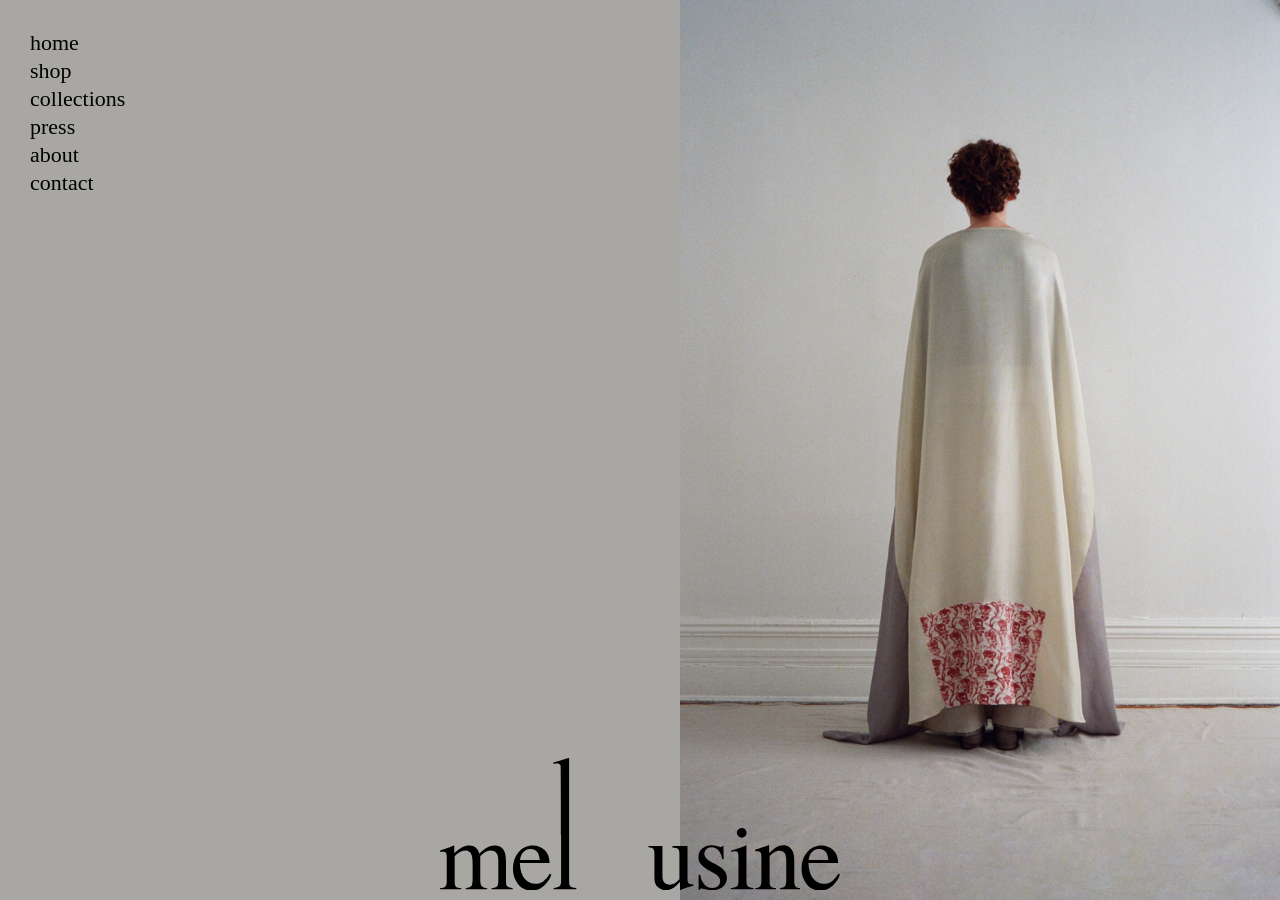
<file: index.html>
<!DOCTYPE html>
<html lang="en">

<head>
  <meta charset="UTF-8" />
  <meta name="viewport" content="width=device-width, initial-scale=1.0" />
  <title>Mel Usine</title>
  <link rel="short icon" href="public/favicon.ico" />
  <link rel="stylesheet" href="style.css" />
</head>

<body class="black">
  <main>
    <div class="home">
      <img src="public/spring-summer-2027/16.jpg" alt="" class="preload"
        onload="document.body.classList.add('bg-loaded')">
    </div>
    <header>
      <h1 style="display:none;">mel usine</h1>
      <nav>
        <ul>
          <li>
            <a href="/" title="go to home page">home</a>
          </li>
          <li>
            <a href="https://shop.mel-usine.com/" title="go to shop page" target="_blank"
              rel="noopener noreferrer">shop</a>
          </li>
          <li>
            <a href="/collections/spring-summer-2027" title="go to collections page">collections</a>
          </li>
          <li>
            <a href="/press/2026" title="go to press page">press</a>
          </li>
          <li>
            <a href="/about" title="go to about page">about</a>
          </li>
          <li>
            <a href="/contact" title="go to contact page">contact</a>
          </li>
        </ul>
      </nav>
    </header>

    <div class="footer">
      <?xml version="1.0" encoding="UTF-8"?>
      <svg id="Layer_1" data-name="Layer 1" xmlns="http://www.w3.org/2000/svg" viewBox="0 0 1180.61792 391.07813">
        <path
          d="M0,384.17466c7.18132-.64318,11.96657-1.84035,14.36092-3.59152,3.68242-2.66877,5.52448-8.00802,5.52448-16.01775v-71.39466c0-6.81084-.89702-11.27537-2.69278-13.39357s-4.76468-3.17645-8.90675-3.17645c-1.93297,0-3.38398.09262-4.34961.27614-.96734.18524-2.09591.50597-3.38398.96563v-4.83328l9.9427-3.31366c3.5898-1.19546,9.48133-3.35997,17.67629-6.49011,8.19154-3.12843,12.51885-4.69607,12.98022-4.69607.45966,0,.7358.23154.82842.6912.0909.46137.13893,1.3361.13893,2.62417v18.64192c9.11257-8.28587,16.98509-14.01617,23.61241-17.19262,6.62904-3.17645,13.4416-4.76468,20.43768-4.76468,9.48133,0,17.0314,3.22447,22.6485,9.66656,2.94491,3.50061,5.38556,8.24128,7.31853,14.2237,6.81084-6.90346,12.74868-12.01288,17.8135-15.32826,8.74553-5.70629,17.67629-8.56201,26.79058-8.56201,14.82058,0,24.71697,6.03217,29.68917,18.09136,2.85229,6.81427,4.281,17.58539,4.281,32.31335v57.30817c0,6.53814,1.4493,10.97865,4.34961,13.32497,2.90031,2.34803,8.12293,3.89167,15.673,4.62746v3.5898h-62.27866v-3.86594c8.00973-.7358,13.27866-2.34803,15.81193-4.83328,2.52984-2.48696,3.79733-7.54836,3.79733-15.19105v-59.51728c0-8.92905-.96734-15.51178-2.90031-19.74819-3.40799-7.54664-10.08163-11.32339-20.02433-11.32339-5.98414,0-11.92198,1.98099-17.8135,5.93783-3.40628,2.30344-7.59467,5.98586-12.56687,11.04897v70.70174c0,7.45745,1.31209,13.11915,3.93626,16.9868,2.62417,3.86594,8.16924,5.93783,16.64035,6.21397v3.5898h-63.38493v-3.5898c8.74553-1.10455,14.31461-3.22276,16.70895-6.3529,2.39434-3.12843,3.59152-10.86202,3.59152-23.19906v-38.58907c0-14.14824-.92103-23.88512-2.76138-29.21408-3.03924-9.02167-9.48304-13.53422-19.33312-13.53422-5.6171,0-11.14159,1.54363-16.57174,4.62746-5.43358,3.08555-10.21884,7.11099-14.36092,12.08149v75.53674c0,6.9978,1.21775,11.83108,3.65841,14.49984,2.43894,2.6722,7.75589,4.05289,15.95086,4.14379v3.5898H0v-3.5898Z" />
        <path
          d="M308.64221,271.69711c9.75575,8.97707,14.63705,21.70517,14.63705,38.18258h-87.68855c.91932,21.3124,5.7526,36.83619,14.49984,46.57307,8.74553,9.73517,19.10158,14.60275,31.06987,14.60275,9.66656,0,17.81522-2.52469,24.44254-7.57751,6.62904-5.0511,12.75039-12.21698,18.3675-21.49592l4.83328,1.65512c-3.77675,11.71273-10.84144,22.54559-21.19749,32.50373-10.35777,9.95985-23.03955,14.93721-38.04537,14.93721-17.30925,0-30.68053-6.53471-40.11555-19.60926-9.43673-13.07113-14.15338-28.12325-14.15338-45.15465,0-18.50471,5.47475-34.47615,16.43281-47.91946,10.95464-13.43988,25.22294-20.16154,42.80833-20.16154,12.98022,0,24.34993,4.48854,34.10911,13.4639ZM242.4959,282.26241c-2.94834,4.97049-5.06483,11.23249-6.3529,18.78085h58.27551c-1.01537-9.20519-2.7631-16.06406-5.24835-20.5766-4.51083-8.10063-12.06091-12.15181-22.64679-12.15181-10.49498,0-18.50471,4.64976-24.02748,13.94757Z" />
        <path
          d="M335.43794,383.89853c8.56029-.82842,14.36092-2.55557,17.39844-5.17974,3.03924-2.62246,4.55714-7.75417,4.55714-15.39686v-134.91509c0-6.07676-.50597-204.14781-1.5179-206.44953-1.84378-3.86765-5.57251-5.80062-11.18618-5.80062-1.28979,0-2.69278.13893-4.2124.41507-1.5179.27614-3.43029.68949-5.7303,1.24177v-4.55714c12.42795-3.31366,27.38745-7.73188,44.88022-13.25636.64318,0,1.03595.27614,1.17316.82842.13893.55228.20753,1.74945.20753,3.59152v359.45427c0,8.00973,1.38069,13.18776,4.14208,15.53579,2.7631,2.34803,8.46939,3.84536,17.12402,4.48854v3.86594h-66.8358v-3.86594Z" />
        <path
          d="M656.53452,259.89176v88.37804c0,6.262.87301,11.2788,2.62417,15.05212,3.40456,6.9978,9.66485,10.49498,18.77913,10.49498,6.26028,0,12.38164-2.0719,18.3675-6.21397,3.40456-2.30001,6.85715-5.47646,10.35605-9.52764v-75.67567c0-7.08698-1.38069-11.73674-4.14208-13.94757-2.7631-2.20911-8.28587-3.54178-16.57174-4.00315v-4.55714h44.60408v97.21618c0,6.262,1.12685,10.56358,3.38398,12.91162,2.2537,2.34803,7.01838,3.38398,14.29231,3.10784v3.86594c-5.06483,1.38069-8.79355,2.41664-11.18618,3.10784-2.39434.68949-6.39921,1.95698-12.0146,3.79733-2.39434.82842-7.64269,2.80941-15.74161,5.93783-.46137,0-.73751-.20753-.82842-.6226-.09262-.41335-.13893-.89702-.13893-1.4493v-22.23344c-6.26028,7.45745-11.96829,12.98194-17.1223,16.57174-7.82621,5.52277-16.11208,8.28587-24.85761,8.28587-8.00973,0-15.55809-2.85743-22.64679-8.5723-7.18132-5.62396-10.77112-15.0727-10.77112-28.34622v-71.75999c0-7.30824-1.56593-12.1964-4.69435-14.6645-2.0273-1.55049-6.3529-2.64647-12.98194-3.28793v-3.86594h41.29042Z" />
        <path
          d="M763.2852,344.26493h4.55714c2.11134,10.49498,4.9602,18.55273,8.54143,24.16641,6.42837,10.31146,15.8428,15.46719,28.24331,15.46719,6.88631,0,12.32847-1.91067,16.32476-5.73202,3.99629-3.81791,5.99443-8.76783,5.99443-14.84459,0-3.86594-1.15258-7.59467-3.45259-11.18447-2.30344-3.59152-6.3529-7.0887-12.15009-10.49498l-15.46204-8.83815c-11.32168-6.07676-19.65386-12.19812-24.99654-18.3675-5.34268-6.16595-8.01488-13.43988-8.01488-21.81837,0-10.30974,3.68242-18.78085,11.04725-25.40817,7.36484-6.62904,16.61633-9.9427,27.75792-9.9427,4.87787,0,10.23942.92103,16.08635,2.76138,5.84522,1.84207,9.13658,2.76138,9.87409,2.76138,1.65683,0,2.85229-.22811,3.59152-.68949.7358-.45966,1.38069-1.19546,1.93297-2.20911h3.31366l.96734,38.52732h-4.281c-1.84378-8.92905-4.32903-15.88054-7.45745-20.85274-5.70972-9.20347-13.94757-13.80864-24.71868-13.80864-6.44552,0-11.50863,1.98099-15.18933,5.93783-3.68413,3.96027-5.52448,8.61003-5.52448,13.94757,0,8.47111,6.3529,16.01775,19.05699,22.64679l18.22857,9.80549c19.60926,10.68021,29.41304,23.10816,29.41304,37.28384,0,10.86373-4.06661,19.74819-12.20155,26.65165-8.13494,6.90518-18.77227,10.35777-31.912,10.35777-5.51591,0-11.76419-.92103-18.74826-2.7631-6.98407-1.84035-11.12101-2.76138-12.40737-2.76138-1.10455,0-2.06847.39277-2.89517,1.17487-.82842.78211-1.4716,1.72544-1.92954,2.82999h-3.5898v-44.60408Z" />
        <path
          d="M858.43806,383.89853c9.84837-.91932,16.06406-2.60016,18.64192-5.04081,2.57615-2.43894,3.86594-9.04568,3.86594-19.8168v-65.87018c0-5.98243-.41335-10.12622-1.24177-12.42795-1.38241-3.77332-4.281-5.6617-8.70093-5.6617-1.01365,0-2.00158.09262-2.96892.27614-.96563.18524-3.75102.92103-8.35448,2.20911v-4.281l5.93783-1.93297c16.11037-5.24663,27.34286-9.20519,33.69576-11.87567,2.57615-1.10455,4.23298-1.65683,4.97049-1.65683.18352.64489.27614,1.3361.27614,2.0719v99.14915c0,10.49498,1.26406,17.07771,3.79733,19.74819,2.53156,2.67048,8.26186,4.37362,17.19262,5.10942v3.86594h-67.11194v-3.86594ZM880.39364,210.79324c2.62657-2.70161,5.83659-4.11992,9.63016-4.25194,4.01135-.1396,8.02235,1.43047,10.84209,4.28695,2.65872,2.69336,4.02778,5.95583,4.10569,9.78592.07986,3.9263-1.50878,7.81502-4.31863,10.55854-2.78767,2.72186-6.13503,4.08195-10.04046,4.08195-4.60296,0-8.37339-1.80235-11.31132-5.40959-1.72129-2.11343-2.77636-4.75718-2.99261-7.47428-.36177-4.54539.99994-8.40615,4.08509-11.57754Z" />
        <path
          d="M930.94071,383.89853c6.53642-.82842,11.11586-2.46295,13.74003-4.9036,2.62417-2.43722,3.93626-7.89139,3.93626-16.36249v-70.15118c0-5.8435-.55228-9.95471-1.65683-12.33018-1.75116-3.47146-5.34096-5.20718-10.77112-5.20718-.83013,0-1.68084.04631-2.55557.13721-.87644.09262-1.95698.23154-3.24506.41507v-4.83328c3.77332-1.10455,12.70409-3.95856,26.79058-8.56201l12.98022-4.281c.64318,0,1.03595.22983,1.17316.68949.13893.46309.20753,1.10627.20753,1.93468v20.29875c8.45395-7.91711,15.06927-13.34727,19.84767-16.29389,7.16931-4.51083,14.61133-6.76797,22.3312-6.76797,6.24828,0,11.94428,1.79576,17.09143,5.38556,9.92212,6.9978,14.88575,19.47205,14.88575,37.42448v64.48777c0,6.62904,1.32238,11.41601,3.97228,14.36263s7.07841,4.46624,13.28895,4.55714v3.86594h-58.965v-3.86594c6.71823-.91932,11.4143-2.78368,14.08478-5.59309,2.66877-2.80769,4.00487-8.90675,4.00487-18.29718v-58.965c0-7.91711-1.46473-14.47583-4.39592-19.67958-2.92947-5.19861-8.33046-7.8022-16.20127-7.8022-5.40271,0-10.89461,1.84378-16.47912,5.52448-3.11299,2.11821-7.14187,5.6171-12.08492,10.49498v77.33078c0,6.62904,1.4716,11.07127,4.41993,13.32668,2.94491,2.25713,7.59467,3.4766,13.94585,3.66012v3.86594h-60.34569v-3.86594Z" />
        <path
          d="M1160.45638,271.69711c9.75575,8.97707,14.63705,21.70517,14.63705,38.18258h-87.68855c.91932,21.3124,5.7526,36.83619,14.49984,46.57307,8.74553,9.73517,19.10158,14.60275,31.06987,14.60275,9.66656,0,17.81522-2.52469,24.44254-7.57751,6.62904-5.0511,12.75039-12.21698,18.3675-21.49592l4.83328,1.65512c-3.77675,11.71273-10.84144,22.54559-21.19749,32.50373-10.35777,9.95985-23.03955,14.93721-38.04537,14.93721-17.30925,0-30.68053-6.53471-40.11555-19.60926-9.43673-13.07113-14.15338-28.12325-14.15338-45.15465,0-18.50471,5.47475-34.47615,16.43281-47.91946,10.95464-13.43988,25.22294-20.16154,42.80833-20.16154,12.98022,0,24.34993,4.48854,34.10911,13.4639ZM1094.31007,282.26241c-2.94834,4.97049-5.06483,11.23249-6.3529,18.78085h58.27551c-1.01537-9.20519-2.7631-16.06406-5.24835-20.5766-4.51083-8.10063-12.06091-12.15181-22.64679-12.15181-10.49498,0-18.50471,4.64976-24.02748,13.94757Z" />
      </svg>
    </div>
  </main>

  <footer>
  </footer>

</body>

</html>
</file>
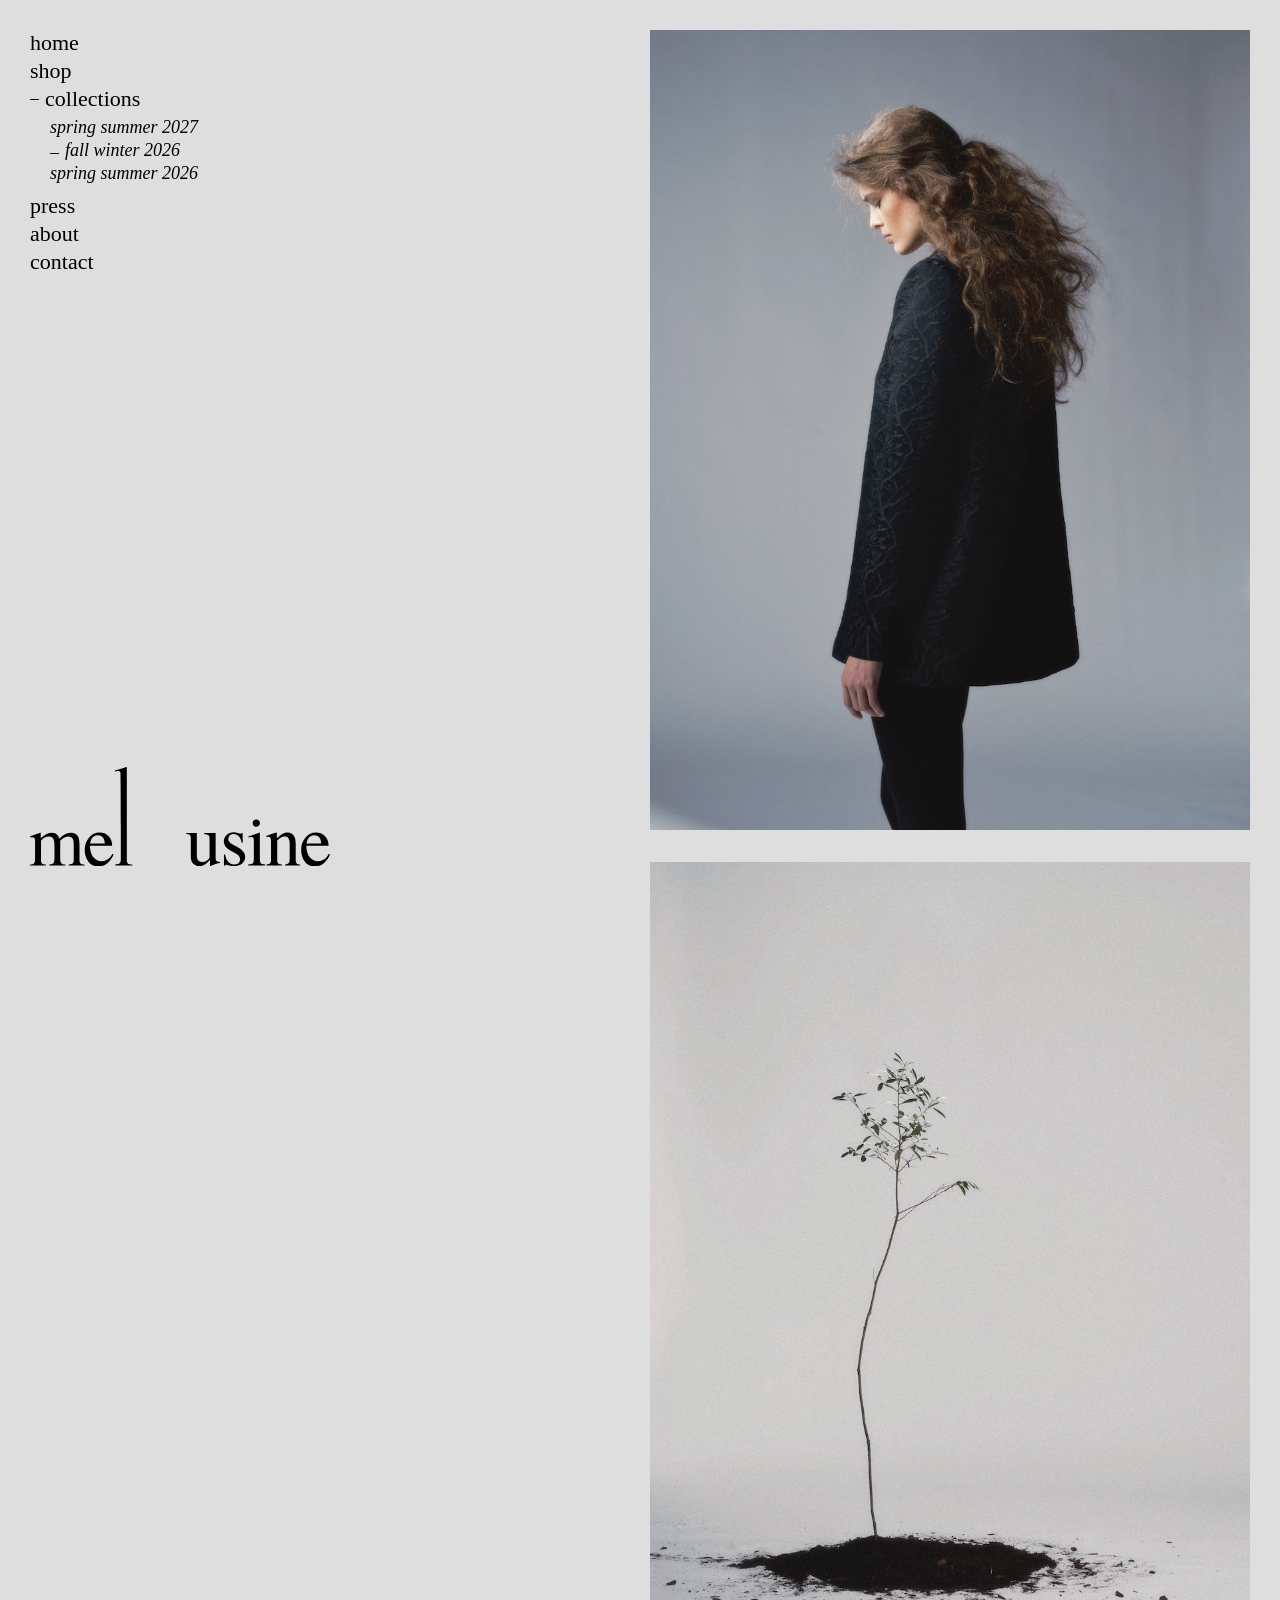
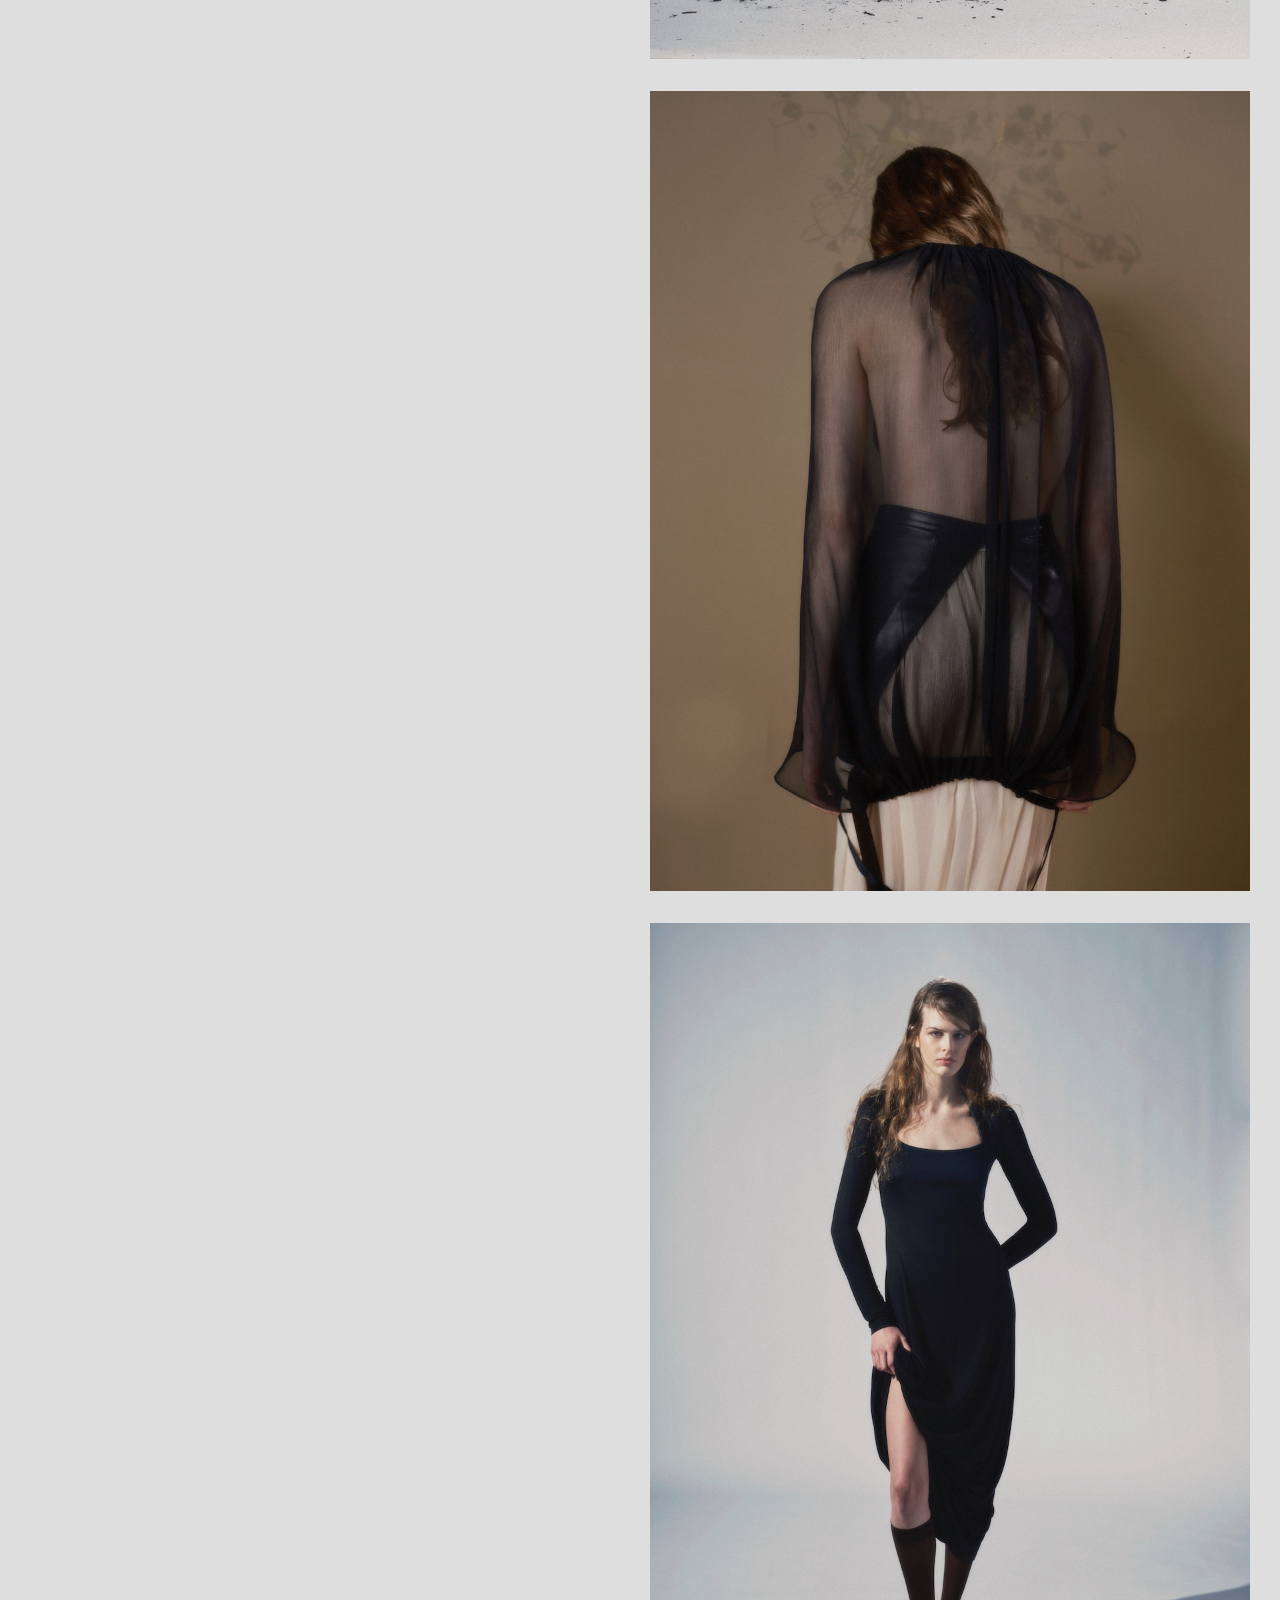
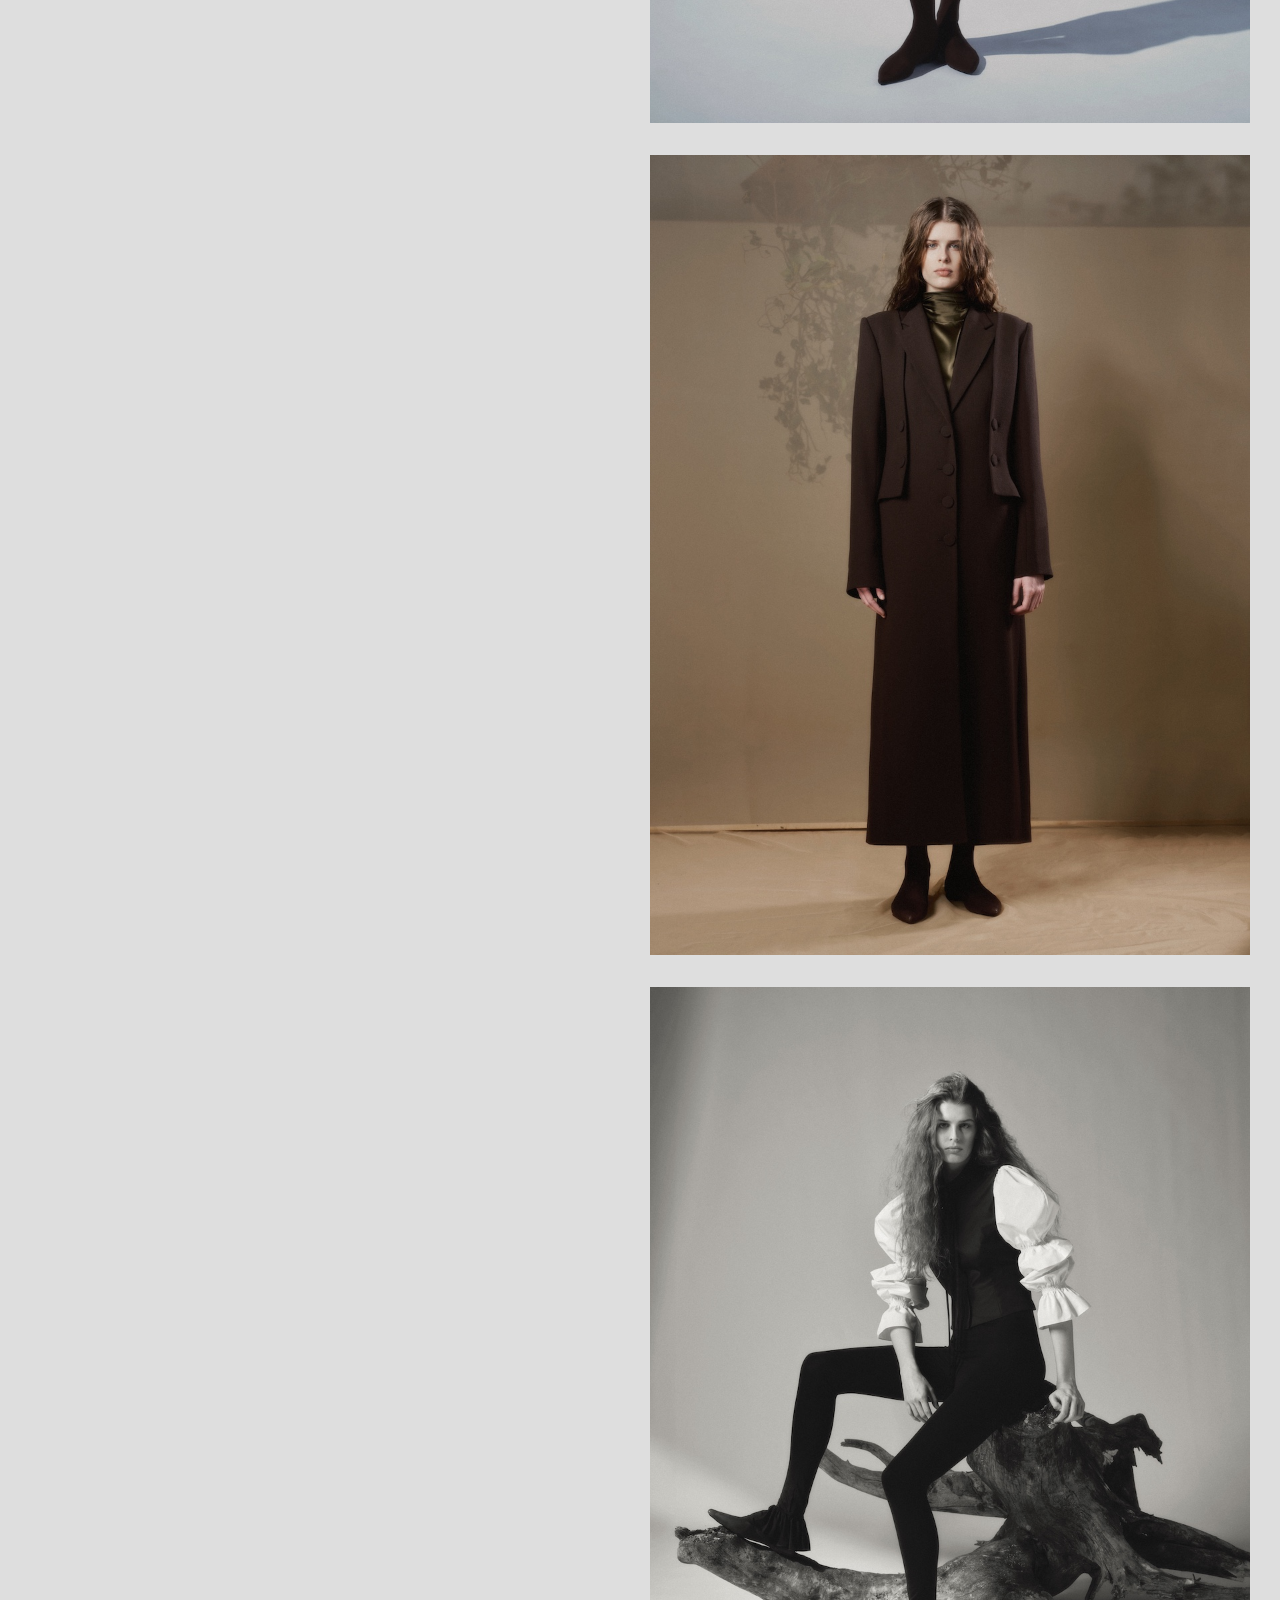
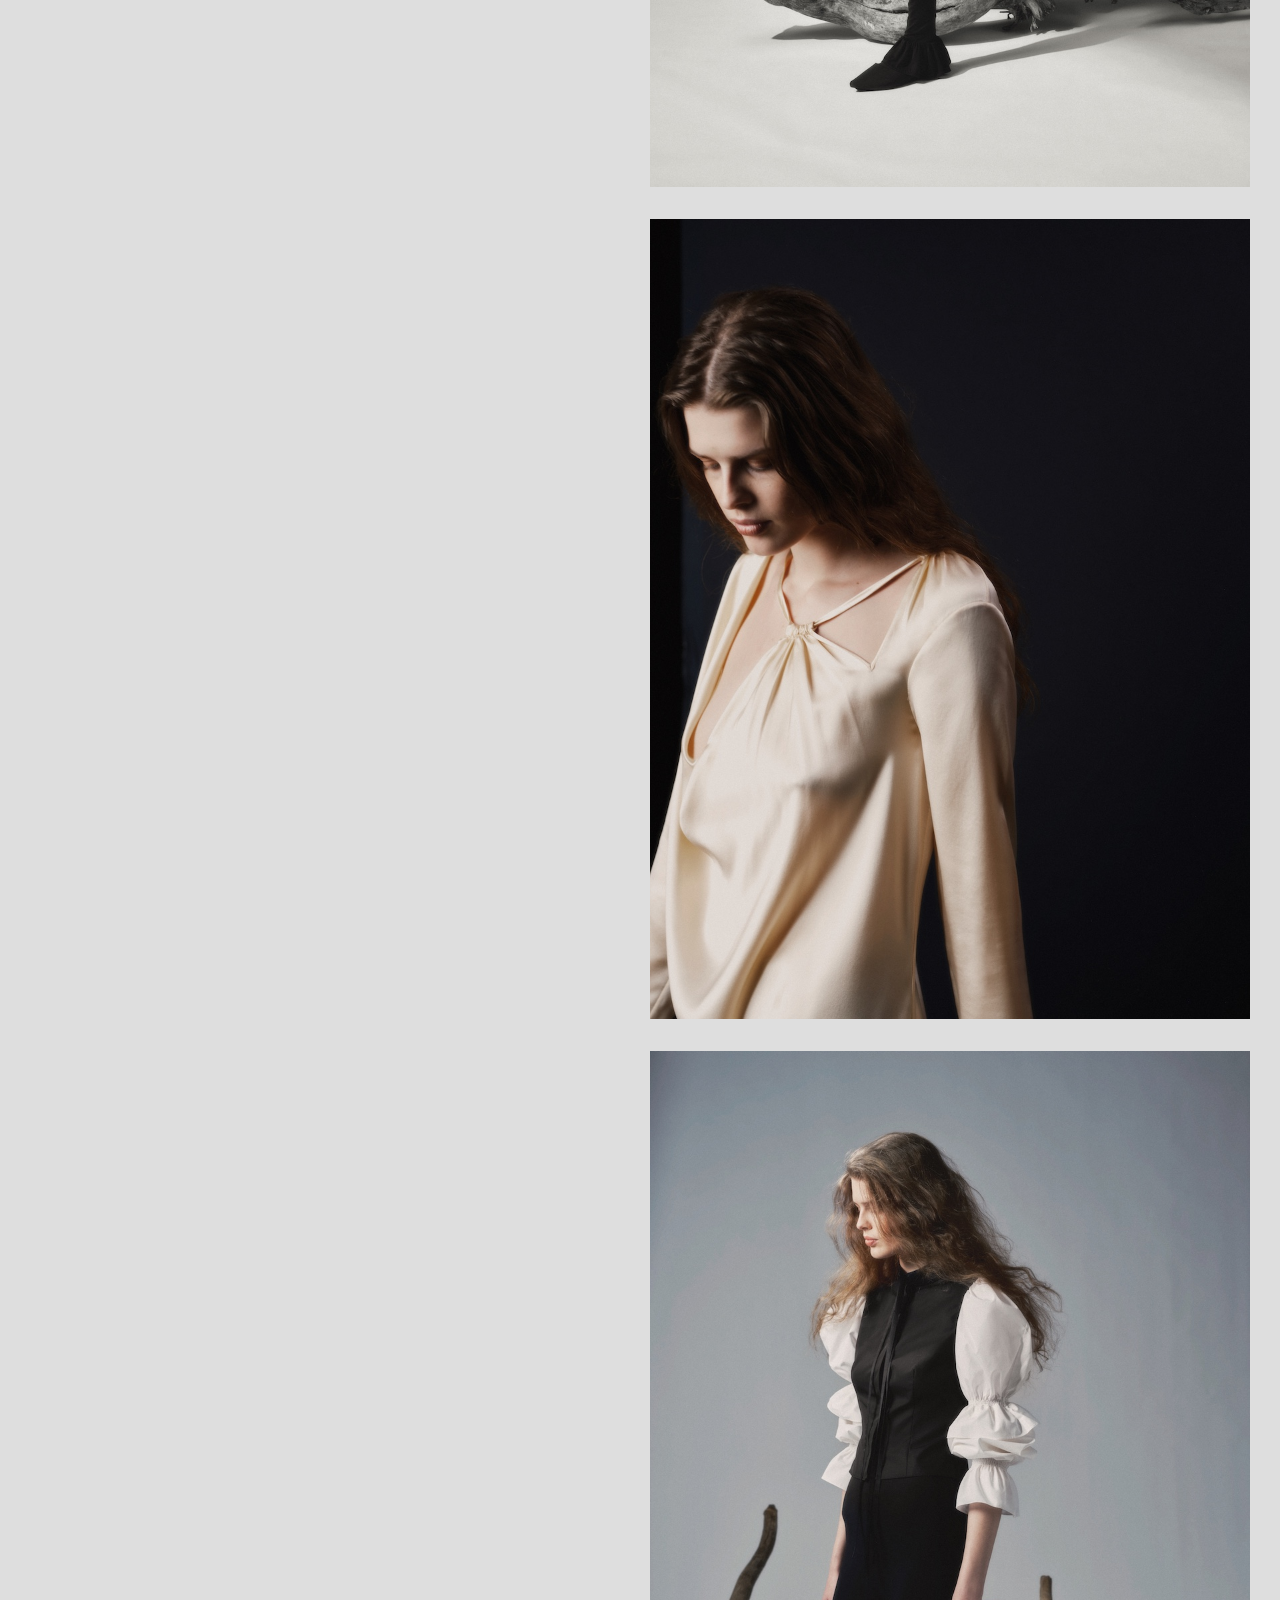
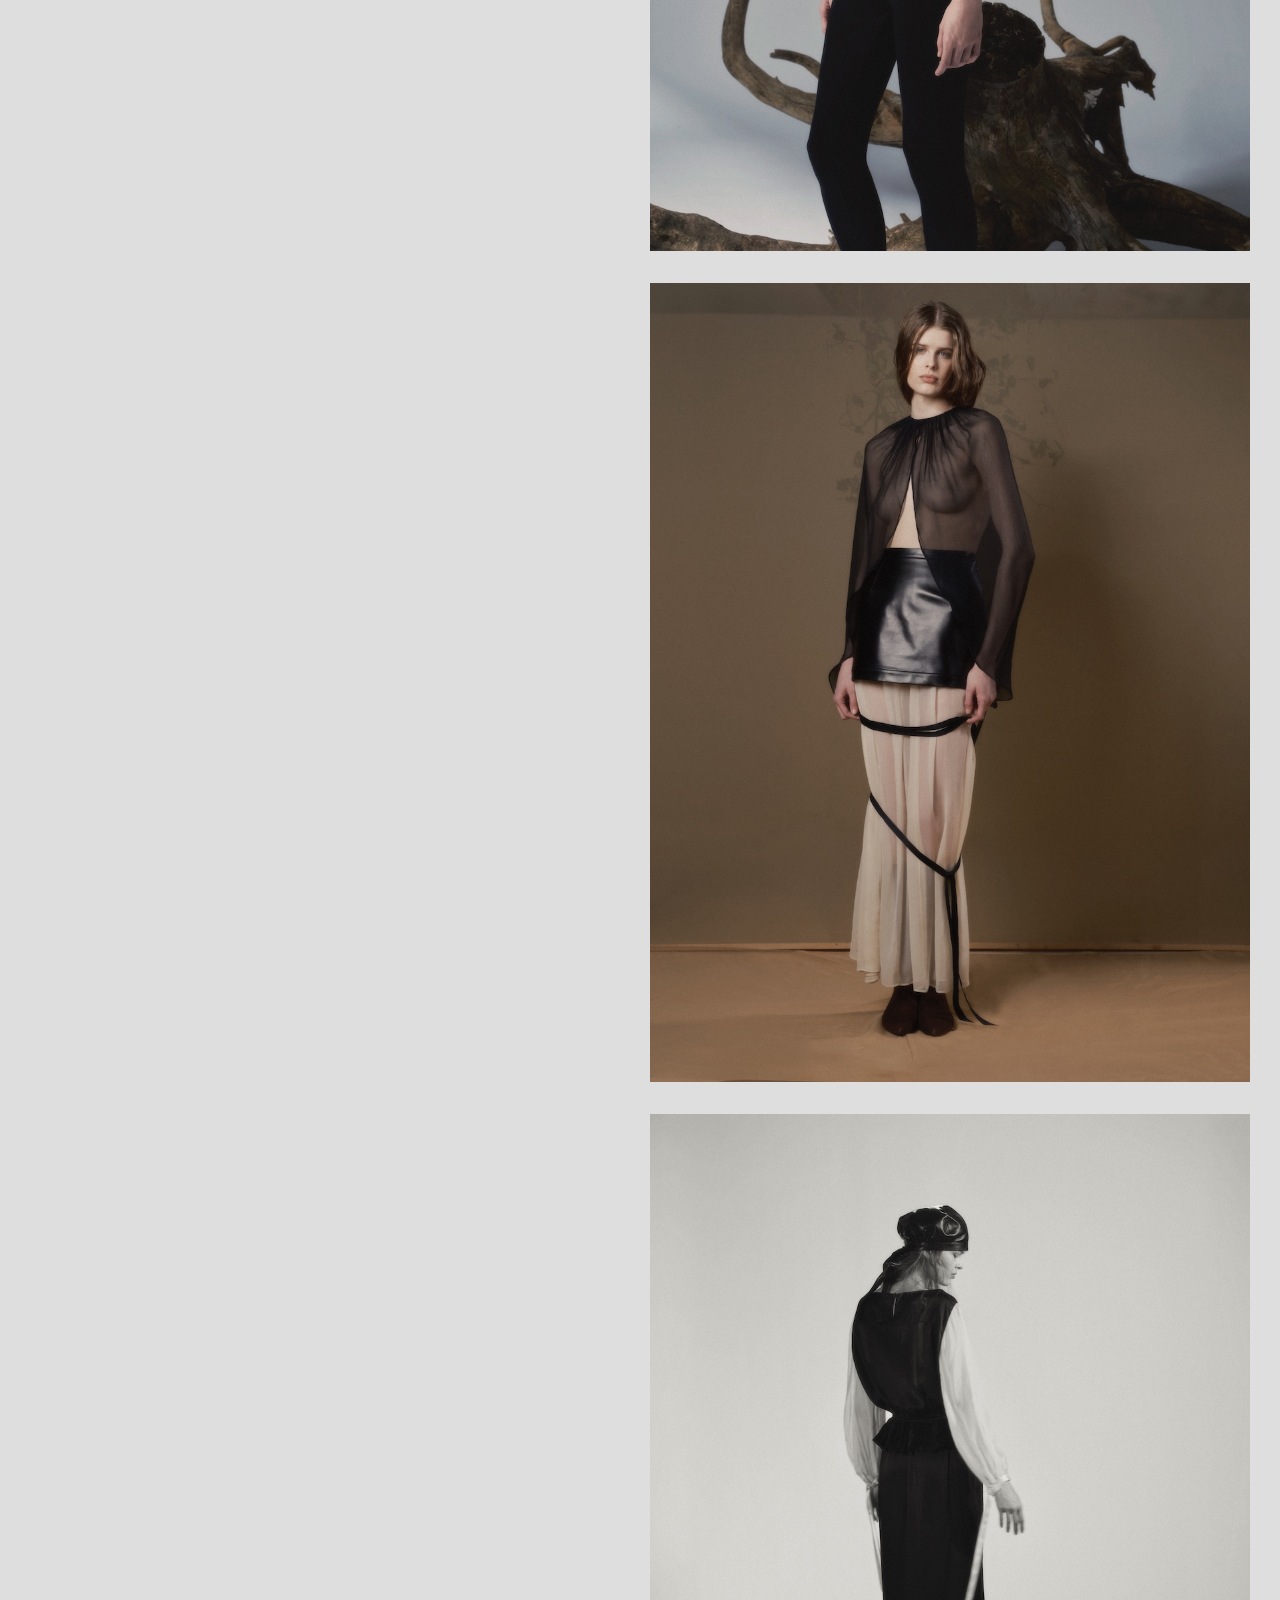
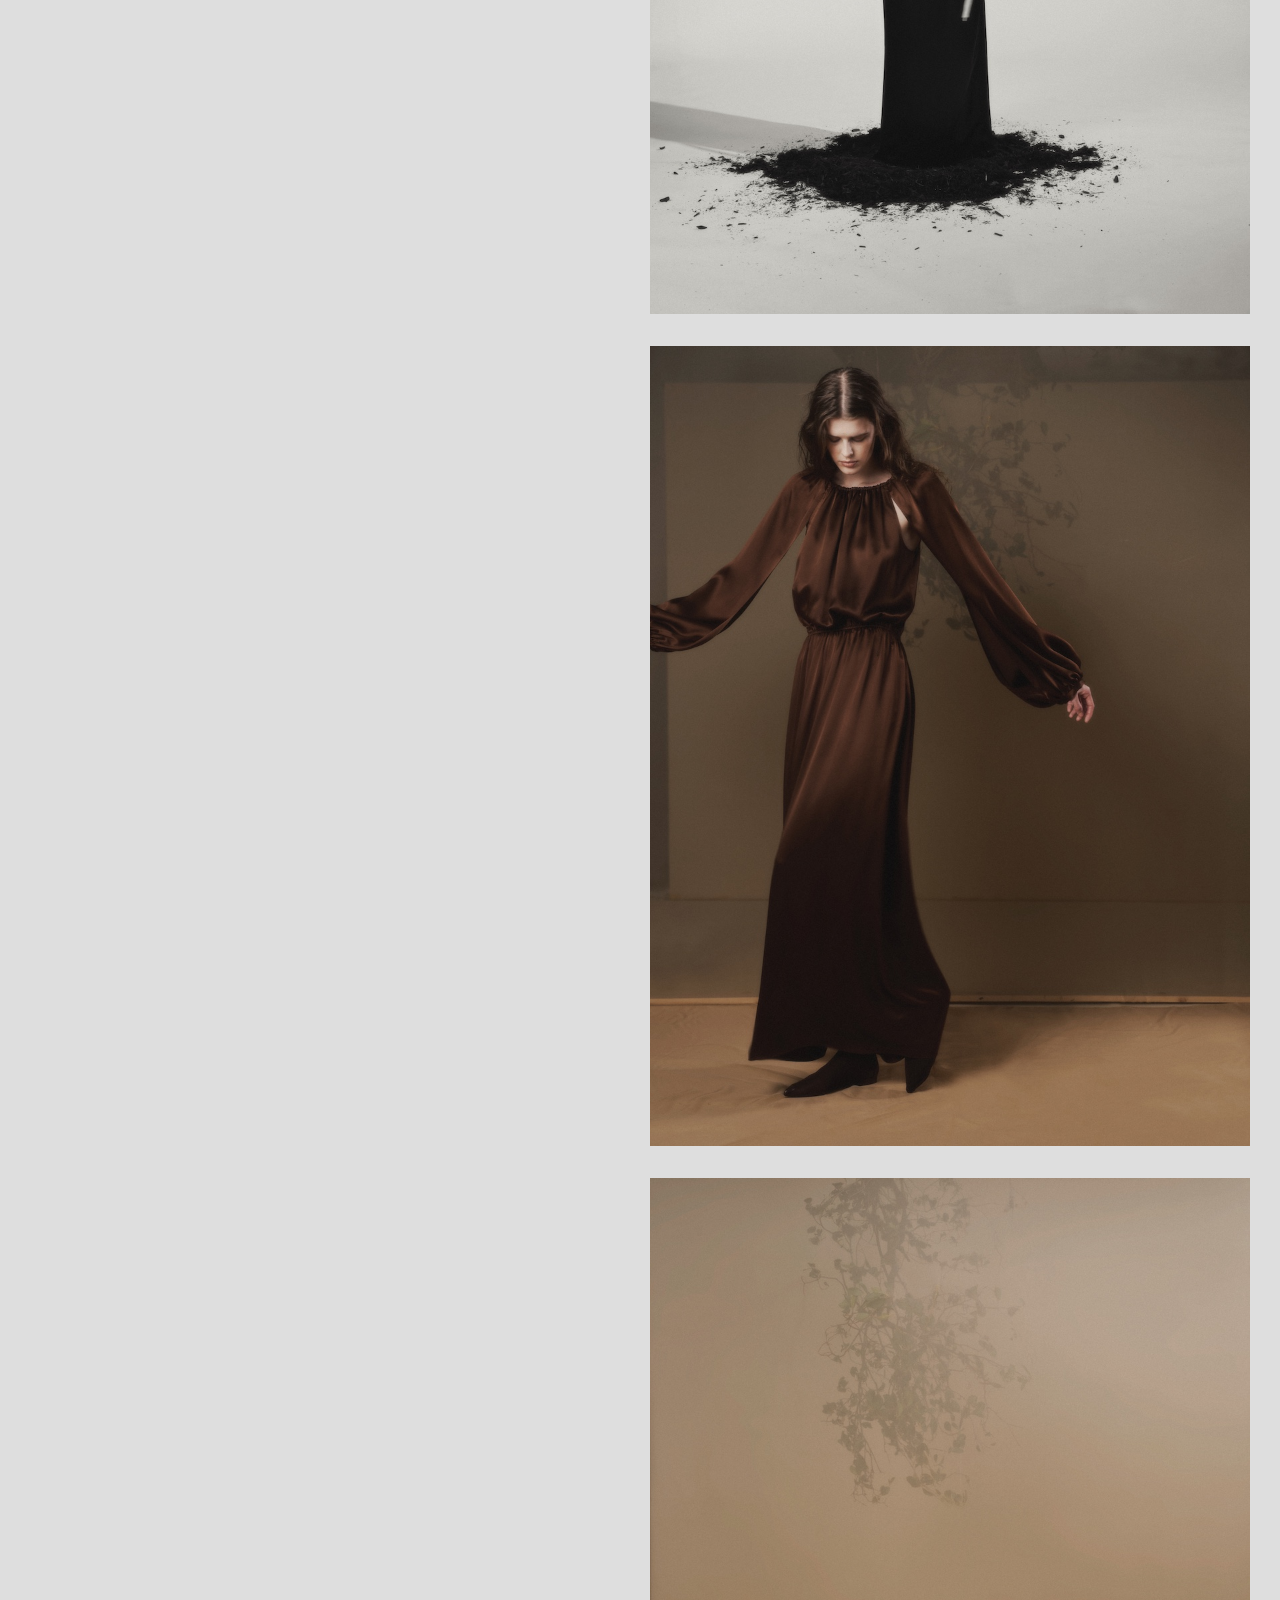
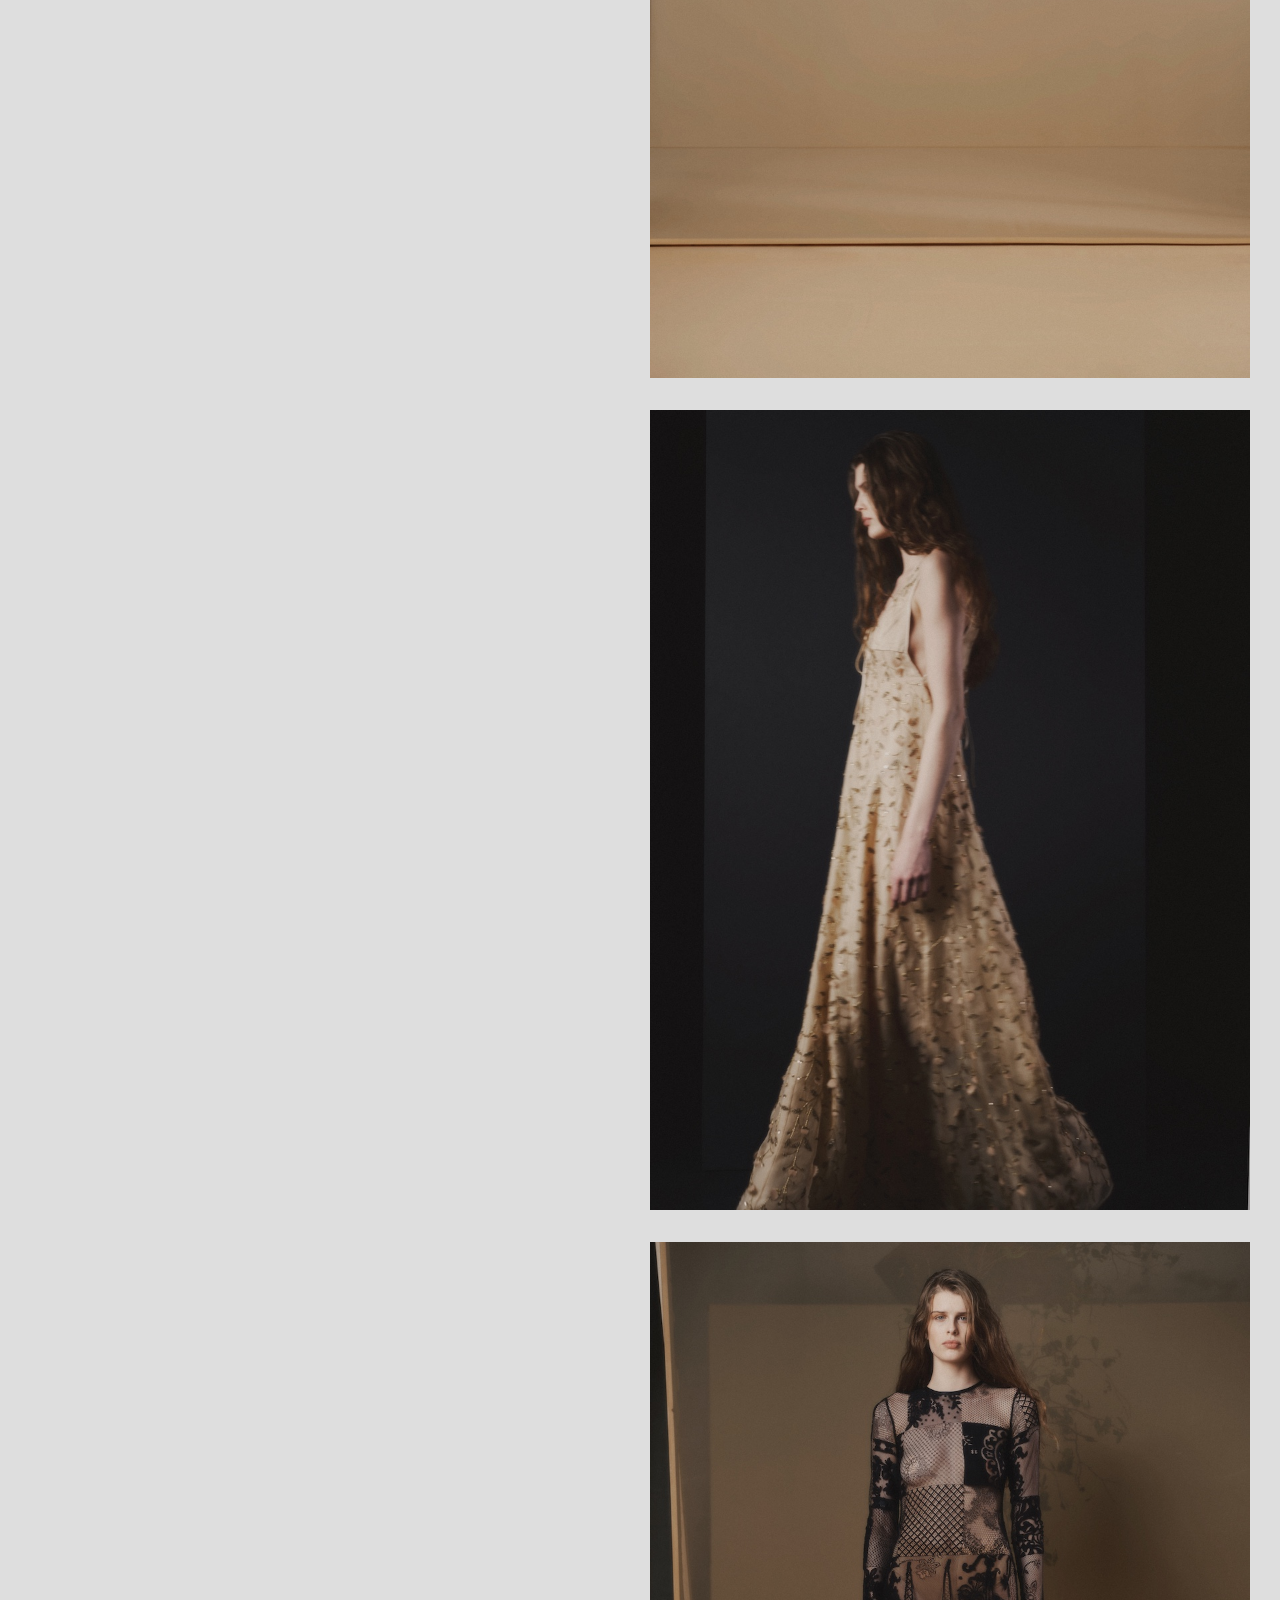
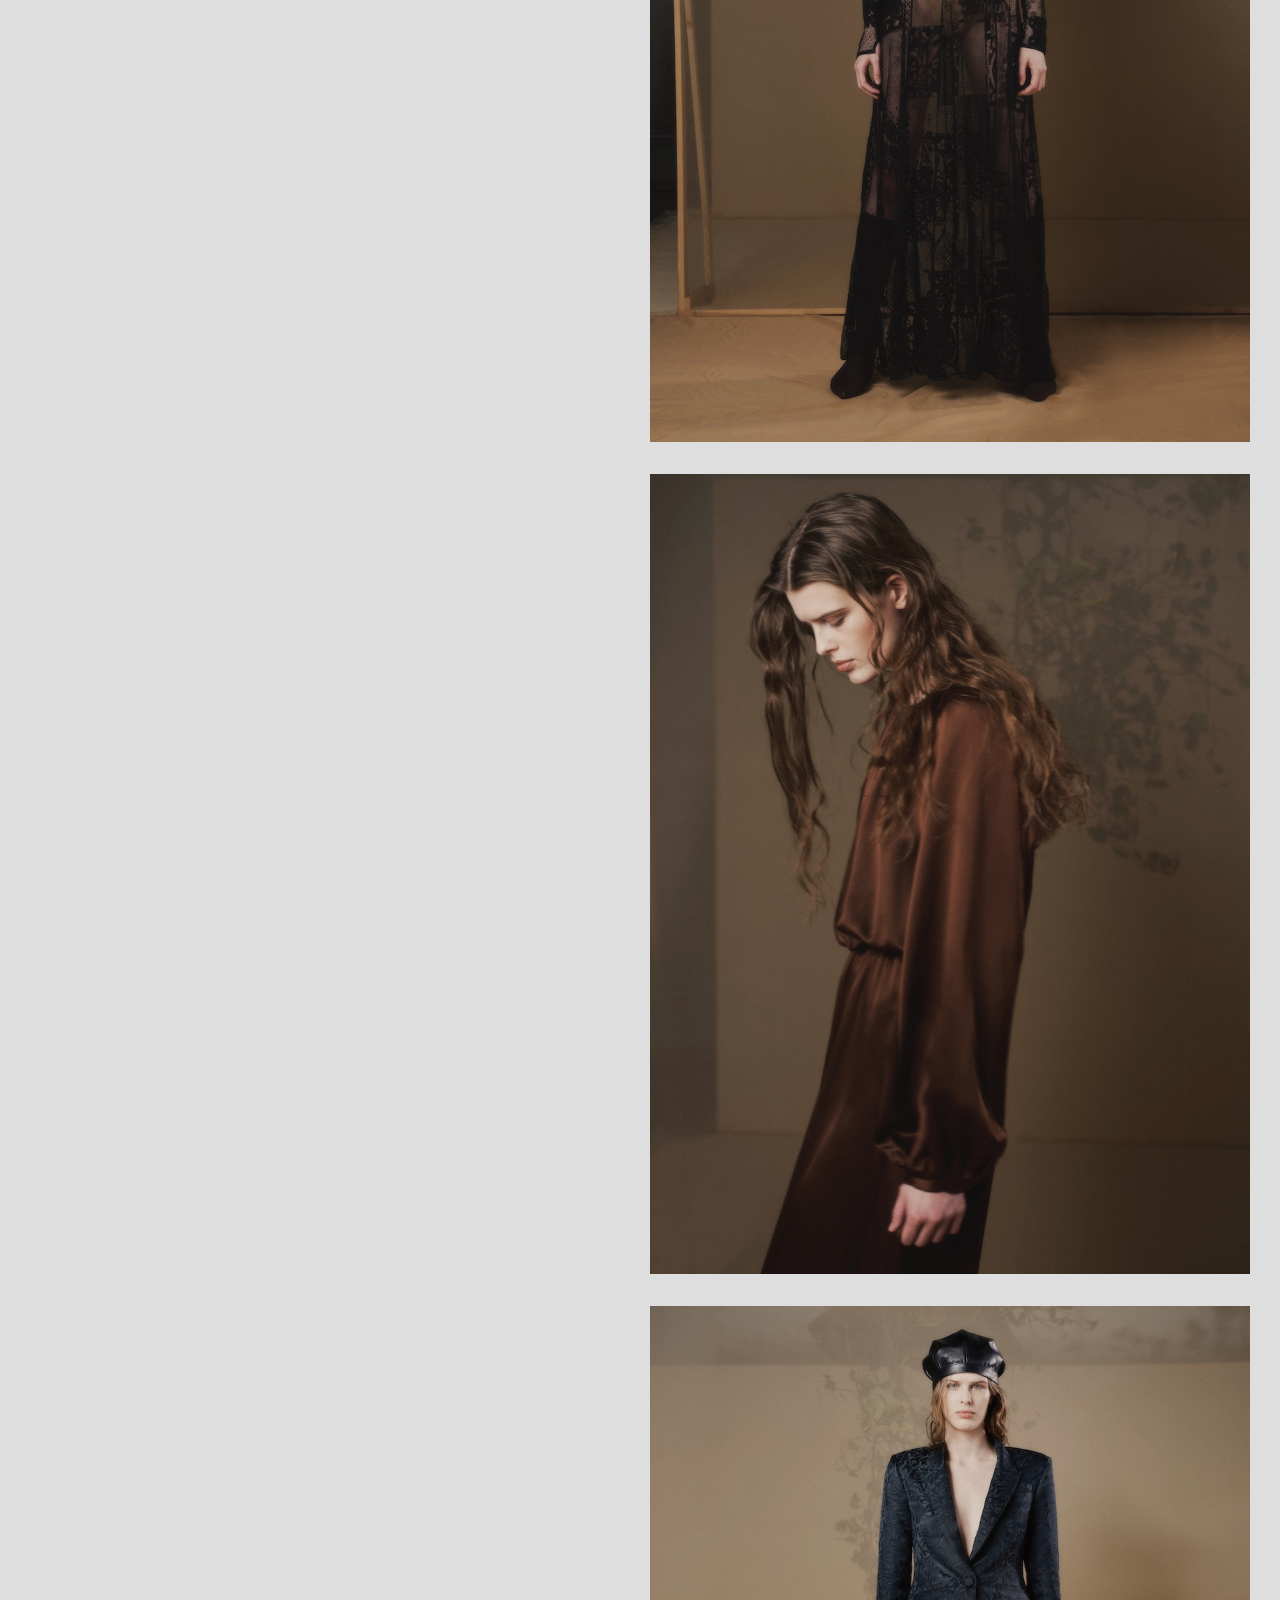
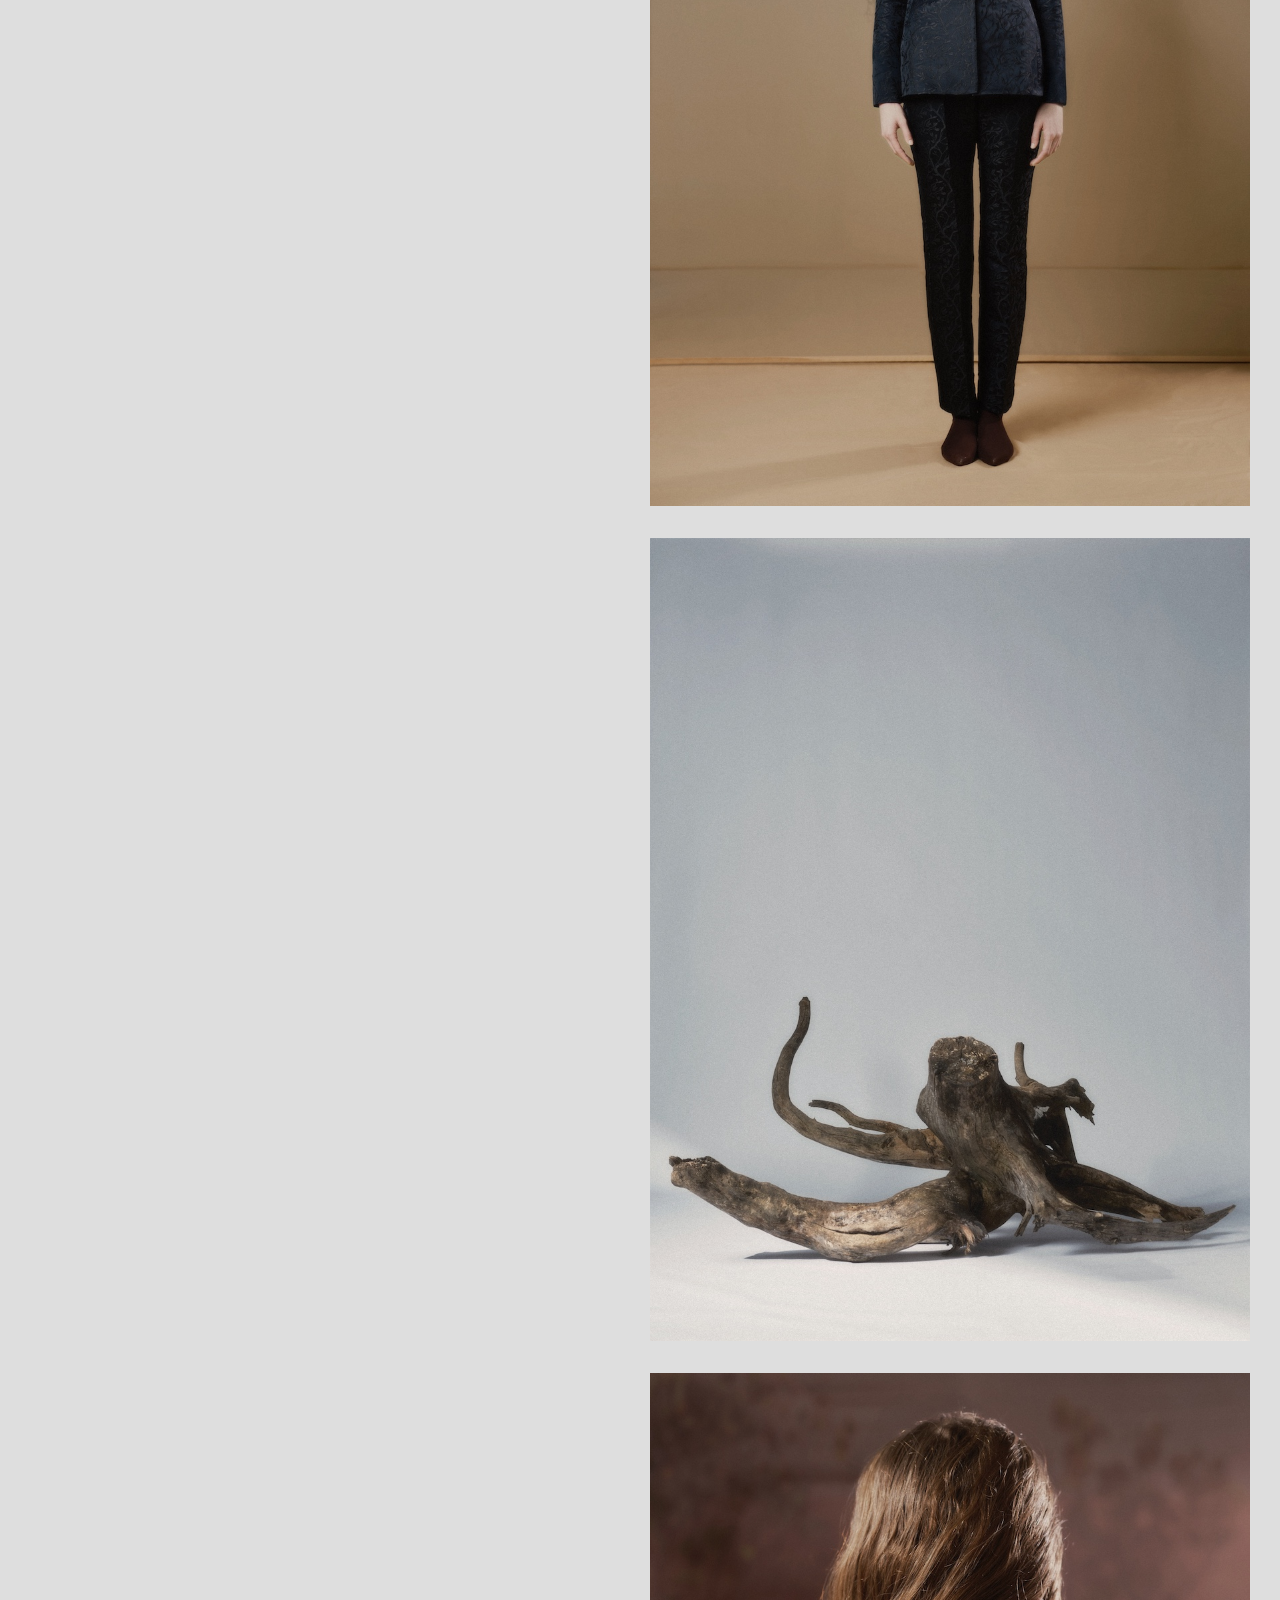
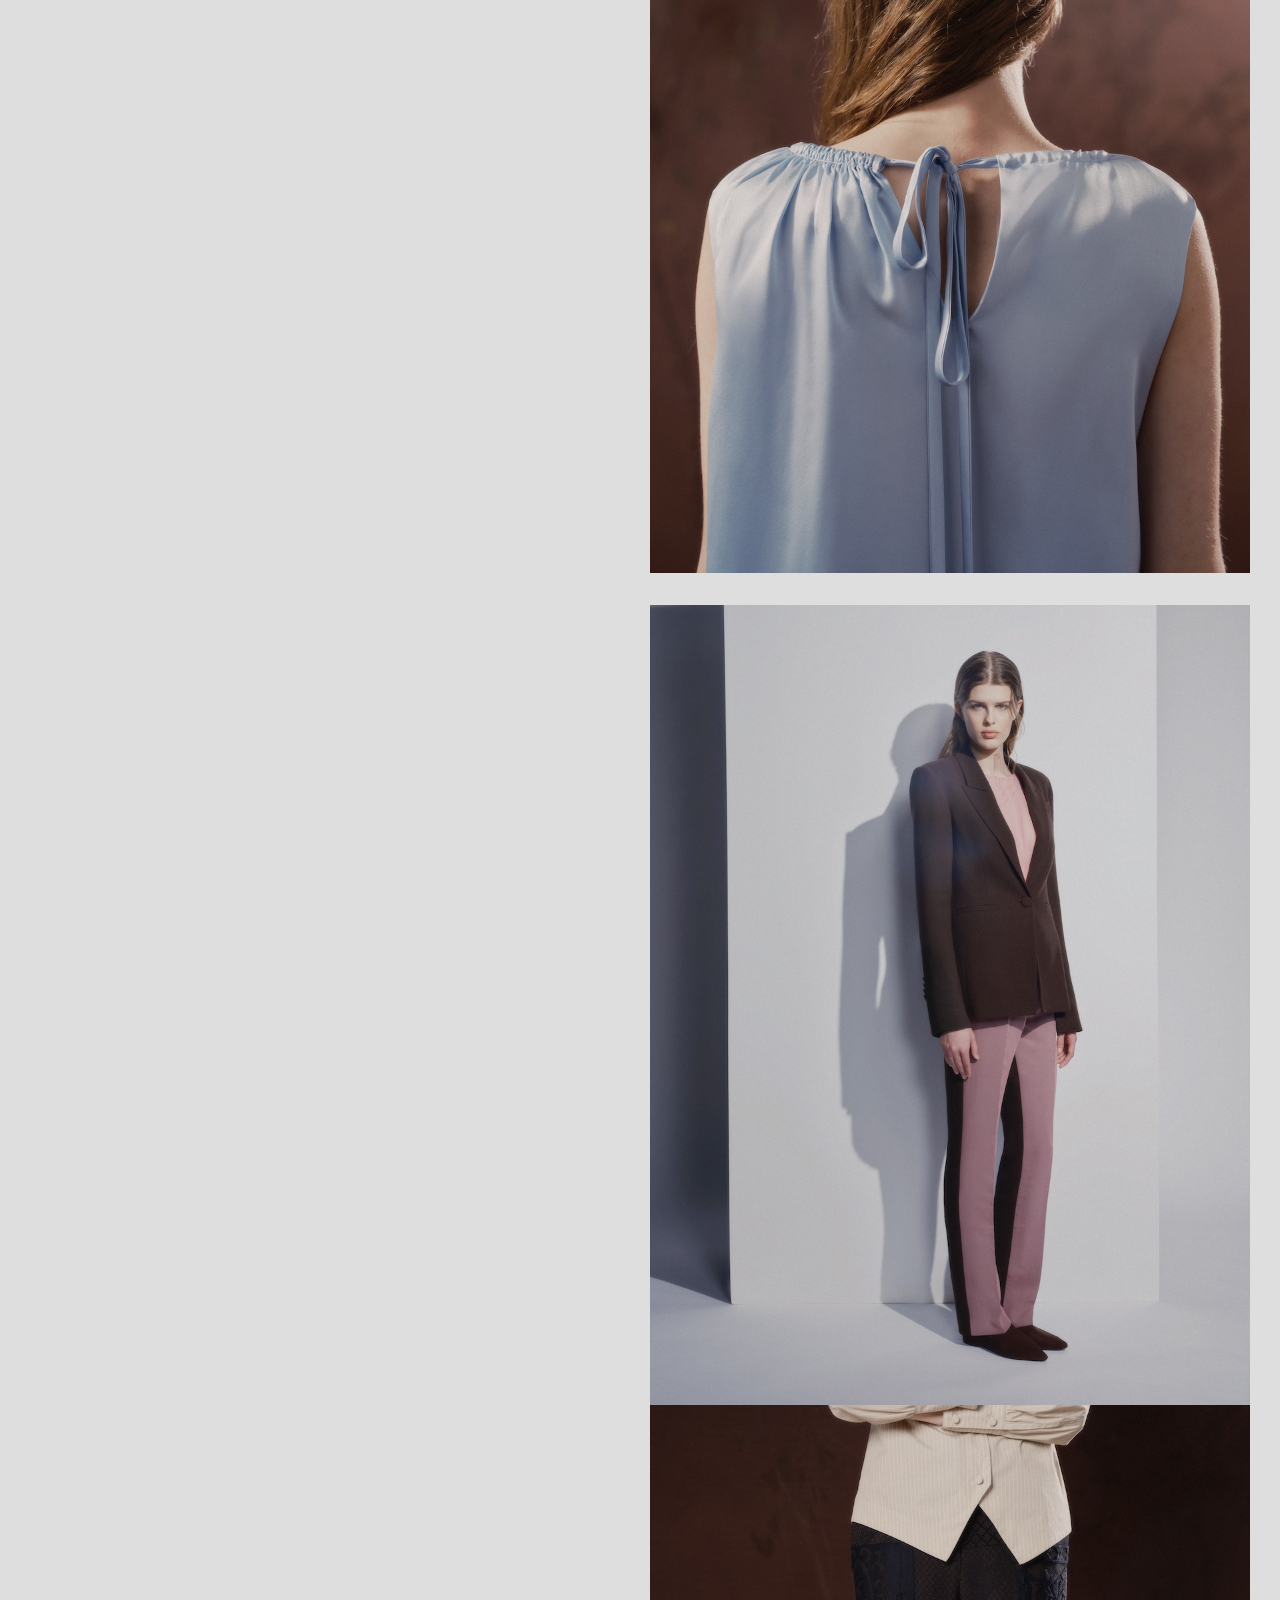
<file: collections/fall-winter-2026/index.html>
<!DOCTYPE html>
<html lang="en">

<head>
  <meta charset="UTF-8" />
  <meta name="viewport" content="width=device-width, initial-scale=1.0" />
  <title>Fall Winter 2026 | Collections | Mel Usine</title>
  <link rel="short icon" href="../../public/favicon.ico" />
  <link rel="stylesheet" href="../../style.css" />
</head>

<body class="black">
  <main class="about">
    <header>
      <h1 style="display:none;">mel usine</h1>
      <nav>
        <ul>
          <li>
            <a href="/" title="go to home page">home</a>
          </li>
          <li>
            <a href="https://shop.mel-usine.com/" title="go to shop page" target="_blank"
              rel="noopener noreferrer">shop</a>
          </li>
          <li>
            <a href="/collections/spring-summer-2027" class="active" title="go to collections page">collections</a>
            <ul class="subnav">
              <li><a href="/collections/spring-summer-2027">spring summer 2027</a></li>
              <li><a href="/collections/fall-winter-2026" class="active">fall winter 2026</a></li>
              <li><a href="/collections/spring-summer-2026">spring summer 2026</a></li>
            </ul>
          </li>
          <li>
            <a href="/press/2026" title="go to press page">press</a>
          </li>
          <li>
            <a href="/about" title="go to about page">about</a>
          </li>
          <li>
            <a href="/contact" title="go to contact page">contact</a>
          </li>
        </ul>
      </nav>
    </header>

    <article class="grid">
      <div></div>
      <div class="coming-soon">
        <div class="coming-soon">
          <figure>
            <img src="../../public/fall-winter-2026/1.jpg" alt="" />
          </figure>
          <figure>
            <img src="../../public/fall-winter-2026/2.jpg" alt="" />
          </figure>
          <figure>
            <img src="../../public/fall-winter-2026/3.jpg" alt="" />
          </figure>
          <figure>
            <img src="../../public/fall-winter-2026/4.jpg" alt="" />
          </figure>
          <figure>
            <img src="../../public/fall-winter-2026/5.jpg" alt="" />
          </figure>
          <figure>
            <img src="../../public/fall-winter-2026/6.jpg" alt="" />
          </figure>
          <figure>
            <img src="../../public/fall-winter-2026/7.jpg" alt="" />
          </figure>
          <figure>
            <img src="../../public/fall-winter-2026/8.jpg" alt="" />
          </figure>
          <figure>
            <img src="../../public/fall-winter-2026/9.jpg" alt="" />
          </figure>
          <figure>
            <img src="../../public/fall-winter-2026/10.jpg" alt="" />
          </figure>
          <figure>
            <img src="../../public/fall-winter-2026/11.jpg" alt="" />
          </figure>
          <figure>
            <img src="../../public/fall-winter-2026/12.jpg" alt="" />
          </figure>
          <figure>
            <img src="../../public/fall-winter-2026/13.jpg" alt="" />
          </figure>
          <figure>
            <img src="../../public/fall-winter-2026/14.jpg" alt="" />
          </figure>
          <figure>
            <img src="../../public/fall-winter-2026/15.jpg" alt="" />
          </figure>
          <figure>
            <img src="../../public/fall-winter-2026/16.jpg" alt="" />
          </figure>
          <figure>
            <img src="../../public/fall-winter-2026/17.jpg" alt="" />
          </figure>
          <figure>
            <img src="../../public/fall-winter-2026/18.jpg" alt="" />
          </figure>
          <figure>
            <img src="../../public/fall-winter-2026/19.jpg" alt="" />
            <figure>
              <img src="../../public/fall-winter-2026/20.jpg" alt="" />
            </figure>
            <figure>
              <img src="../../public/fall-winter-2026/21.jpg" alt="" />
            </figure>
            <figure>
              <img src="../../public/fall-winter-2026/22.jpg" alt="" />
            </figure>
            <figure>
              <img src="../../public/fall-winter-2026/23.jpg" alt="" />
            </figure>
            <figure>
              <img src="../../public/fall-winter-2026/24.jpg" alt="" />
            </figure>
            <figure>
              <img src="../../public/fall-winter-2026/25.jpg" alt="" />
            </figure>
            <figure>
              <img src="../../public/fall-winter-2026/26.jpg" alt="" />
            </figure>
            <figure>
              <img src="../../public/fall-winter-2026/27.jpg" alt="" />
            </figure>
            <figure>
              <img src="../../public/fall-winter-2026/28.jpg" alt="" />
            </figure>
            <figure>
              <img src="../../public/fall-winter-2026/29.jpg" alt="" />
            </figure>
            <figure>
              <img src="../../public/fall-winter-2026/30.jpg" alt="" />
            </figure>
        </div>
      </div>
    </article>
  </main>

  <footer>
    <div class="footer-locked">
      <?xml version="1.0" encoding="UTF-8"?>
      <svg id="Layer_1" data-name="Layer 1" xmlns="http://www.w3.org/2000/svg" viewBox="0 0 1180.61792 391.07813">
        <path
          d="M0,384.17466c7.18132-.64318,11.96657-1.84035,14.36092-3.59152,3.68242-2.66877,5.52448-8.00802,5.52448-16.01775v-71.39466c0-6.81084-.89702-11.27537-2.69278-13.39357s-4.76468-3.17645-8.90675-3.17645c-1.93297,0-3.38398.09262-4.34961.27614-.96734.18524-2.09591.50597-3.38398.96563v-4.83328l9.9427-3.31366c3.5898-1.19546,9.48133-3.35997,17.67629-6.49011,8.19154-3.12843,12.51885-4.69607,12.98022-4.69607.45966,0,.7358.23154.82842.6912.0909.46137.13893,1.3361.13893,2.62417v18.64192c9.11257-8.28587,16.98509-14.01617,23.61241-17.19262,6.62904-3.17645,13.4416-4.76468,20.43768-4.76468,9.48133,0,17.0314,3.22447,22.6485,9.66656,2.94491,3.50061,5.38556,8.24128,7.31853,14.2237,6.81084-6.90346,12.74868-12.01288,17.8135-15.32826,8.74553-5.70629,17.67629-8.56201,26.79058-8.56201,14.82058,0,24.71697,6.03217,29.68917,18.09136,2.85229,6.81427,4.281,17.58539,4.281,32.31335v57.30817c0,6.53814,1.4493,10.97865,4.34961,13.32497,2.90031,2.34803,8.12293,3.89167,15.673,4.62746v3.5898h-62.27866v-3.86594c8.00973-.7358,13.27866-2.34803,15.81193-4.83328,2.52984-2.48696,3.79733-7.54836,3.79733-15.19105v-59.51728c0-8.92905-.96734-15.51178-2.90031-19.74819-3.40799-7.54664-10.08163-11.32339-20.02433-11.32339-5.98414,0-11.92198,1.98099-17.8135,5.93783-3.40628,2.30344-7.59467,5.98586-12.56687,11.04897v70.70174c0,7.45745,1.31209,13.11915,3.93626,16.9868,2.62417,3.86594,8.16924,5.93783,16.64035,6.21397v3.5898h-63.38493v-3.5898c8.74553-1.10455,14.31461-3.22276,16.70895-6.3529,2.39434-3.12843,3.59152-10.86202,3.59152-23.19906v-38.58907c0-14.14824-.92103-23.88512-2.76138-29.21408-3.03924-9.02167-9.48304-13.53422-19.33312-13.53422-5.6171,0-11.14159,1.54363-16.57174,4.62746-5.43358,3.08555-10.21884,7.11099-14.36092,12.08149v75.53674c0,6.9978,1.21775,11.83108,3.65841,14.49984,2.43894,2.6722,7.75589,4.05289,15.95086,4.14379v3.5898H0v-3.5898Z" />
        <path
          d="M308.64221,271.69711c9.75575,8.97707,14.63705,21.70517,14.63705,38.18258h-87.68855c.91932,21.3124,5.7526,36.83619,14.49984,46.57307,8.74553,9.73517,19.10158,14.60275,31.06987,14.60275,9.66656,0,17.81522-2.52469,24.44254-7.57751,6.62904-5.0511,12.75039-12.21698,18.3675-21.49592l4.83328,1.65512c-3.77675,11.71273-10.84144,22.54559-21.19749,32.50373-10.35777,9.95985-23.03955,14.93721-38.04537,14.93721-17.30925,0-30.68053-6.53471-40.11555-19.60926-9.43673-13.07113-14.15338-28.12325-14.15338-45.15465,0-18.50471,5.47475-34.47615,16.43281-47.91946,10.95464-13.43988,25.22294-20.16154,42.80833-20.16154,12.98022,0,24.34993,4.48854,34.10911,13.4639ZM242.4959,282.26241c-2.94834,4.97049-5.06483,11.23249-6.3529,18.78085h58.27551c-1.01537-9.20519-2.7631-16.06406-5.24835-20.5766-4.51083-8.10063-12.06091-12.15181-22.64679-12.15181-10.49498,0-18.50471,4.64976-24.02748,13.94757Z" />
        <path
          d="M335.43794,383.89853c8.56029-.82842,14.36092-2.55557,17.39844-5.17974,3.03924-2.62246,4.55714-7.75417,4.55714-15.39686v-134.91509c0-6.07676-.50597-204.14781-1.5179-206.44953-1.84378-3.86765-5.57251-5.80062-11.18618-5.80062-1.28979,0-2.69278.13893-4.2124.41507-1.5179.27614-3.43029.68949-5.7303,1.24177v-4.55714c12.42795-3.31366,27.38745-7.73188,44.88022-13.25636.64318,0,1.03595.27614,1.17316.82842.13893.55228.20753,1.74945.20753,3.59152v359.45427c0,8.00973,1.38069,13.18776,4.14208,15.53579,2.7631,2.34803,8.46939,3.84536,17.12402,4.48854v3.86594h-66.8358v-3.86594Z" />
        <path
          d="M656.53452,259.89176v88.37804c0,6.262.87301,11.2788,2.62417,15.05212,3.40456,6.9978,9.66485,10.49498,18.77913,10.49498,6.26028,0,12.38164-2.0719,18.3675-6.21397,3.40456-2.30001,6.85715-5.47646,10.35605-9.52764v-75.67567c0-7.08698-1.38069-11.73674-4.14208-13.94757-2.7631-2.20911-8.28587-3.54178-16.57174-4.00315v-4.55714h44.60408v97.21618c0,6.262,1.12685,10.56358,3.38398,12.91162,2.2537,2.34803,7.01838,3.38398,14.29231,3.10784v3.86594c-5.06483,1.38069-8.79355,2.41664-11.18618,3.10784-2.39434.68949-6.39921,1.95698-12.0146,3.79733-2.39434.82842-7.64269,2.80941-15.74161,5.93783-.46137,0-.73751-.20753-.82842-.6226-.09262-.41335-.13893-.89702-.13893-1.4493v-22.23344c-6.26028,7.45745-11.96829,12.98194-17.1223,16.57174-7.82621,5.52277-16.11208,8.28587-24.85761,8.28587-8.00973,0-15.55809-2.85743-22.64679-8.5723-7.18132-5.62396-10.77112-15.0727-10.77112-28.34622v-71.75999c0-7.30824-1.56593-12.1964-4.69435-14.6645-2.0273-1.55049-6.3529-2.64647-12.98194-3.28793v-3.86594h41.29042Z" />
        <path
          d="M763.2852,344.26493h4.55714c2.11134,10.49498,4.9602,18.55273,8.54143,24.16641,6.42837,10.31146,15.8428,15.46719,28.24331,15.46719,6.88631,0,12.32847-1.91067,16.32476-5.73202,3.99629-3.81791,5.99443-8.76783,5.99443-14.84459,0-3.86594-1.15258-7.59467-3.45259-11.18447-2.30344-3.59152-6.3529-7.0887-12.15009-10.49498l-15.46204-8.83815c-11.32168-6.07676-19.65386-12.19812-24.99654-18.3675-5.34268-6.16595-8.01488-13.43988-8.01488-21.81837,0-10.30974,3.68242-18.78085,11.04725-25.40817,7.36484-6.62904,16.61633-9.9427,27.75792-9.9427,4.87787,0,10.23942.92103,16.08635,2.76138,5.84522,1.84207,9.13658,2.76138,9.87409,2.76138,1.65683,0,2.85229-.22811,3.59152-.68949.7358-.45966,1.38069-1.19546,1.93297-2.20911h3.31366l.96734,38.52732h-4.281c-1.84378-8.92905-4.32903-15.88054-7.45745-20.85274-5.70972-9.20347-13.94757-13.80864-24.71868-13.80864-6.44552,0-11.50863,1.98099-15.18933,5.93783-3.68413,3.96027-5.52448,8.61003-5.52448,13.94757,0,8.47111,6.3529,16.01775,19.05699,22.64679l18.22857,9.80549c19.60926,10.68021,29.41304,23.10816,29.41304,37.28384,0,10.86373-4.06661,19.74819-12.20155,26.65165-8.13494,6.90518-18.77227,10.35777-31.912,10.35777-5.51591,0-11.76419-.92103-18.74826-2.7631-6.98407-1.84035-11.12101-2.76138-12.40737-2.76138-1.10455,0-2.06847.39277-2.89517,1.17487-.82842.78211-1.4716,1.72544-1.92954,2.82999h-3.5898v-44.60408Z" />
        <path
          d="M858.43806,383.89853c9.84837-.91932,16.06406-2.60016,18.64192-5.04081,2.57615-2.43894,3.86594-9.04568,3.86594-19.8168v-65.87018c0-5.98243-.41335-10.12622-1.24177-12.42795-1.38241-3.77332-4.281-5.6617-8.70093-5.6617-1.01365,0-2.00158.09262-2.96892.27614-.96563.18524-3.75102.92103-8.35448,2.20911v-4.281l5.93783-1.93297c16.11037-5.24663,27.34286-9.20519,33.69576-11.87567,2.57615-1.10455,4.23298-1.65683,4.97049-1.65683.18352.64489.27614,1.3361.27614,2.0719v99.14915c0,10.49498,1.26406,17.07771,3.79733,19.74819,2.53156,2.67048,8.26186,4.37362,17.19262,5.10942v3.86594h-67.11194v-3.86594ZM880.39364,210.79324c2.62657-2.70161,5.83659-4.11992,9.63016-4.25194,4.01135-.1396,8.02235,1.43047,10.84209,4.28695,2.65872,2.69336,4.02778,5.95583,4.10569,9.78592.07986,3.9263-1.50878,7.81502-4.31863,10.55854-2.78767,2.72186-6.13503,4.08195-10.04046,4.08195-4.60296,0-8.37339-1.80235-11.31132-5.40959-1.72129-2.11343-2.77636-4.75718-2.99261-7.47428-.36177-4.54539.99994-8.40615,4.08509-11.57754Z" />
        <path
          d="M930.94071,383.89853c6.53642-.82842,11.11586-2.46295,13.74003-4.9036,2.62417-2.43722,3.93626-7.89139,3.93626-16.36249v-70.15118c0-5.8435-.55228-9.95471-1.65683-12.33018-1.75116-3.47146-5.34096-5.20718-10.77112-5.20718-.83013,0-1.68084.04631-2.55557.13721-.87644.09262-1.95698.23154-3.24506.41507v-4.83328c3.77332-1.10455,12.70409-3.95856,26.79058-8.56201l12.98022-4.281c.64318,0,1.03595.22983,1.17316.68949.13893.46309.20753,1.10627.20753,1.93468v20.29875c8.45395-7.91711,15.06927-13.34727,19.84767-16.29389,7.16931-4.51083,14.61133-6.76797,22.3312-6.76797,6.24828,0,11.94428,1.79576,17.09143,5.38556,9.92212,6.9978,14.88575,19.47205,14.88575,37.42448v64.48777c0,6.62904,1.32238,11.41601,3.97228,14.36263s7.07841,4.46624,13.28895,4.55714v3.86594h-58.965v-3.86594c6.71823-.91932,11.4143-2.78368,14.08478-5.59309,2.66877-2.80769,4.00487-8.90675,4.00487-18.29718v-58.965c0-7.91711-1.46473-14.47583-4.39592-19.67958-2.92947-5.19861-8.33046-7.8022-16.20127-7.8022-5.40271,0-10.89461,1.84378-16.47912,5.52448-3.11299,2.11821-7.14187,5.6171-12.08492,10.49498v77.33078c0,6.62904,1.4716,11.07127,4.41993,13.32668,2.94491,2.25713,7.59467,3.4766,13.94585,3.66012v3.86594h-60.34569v-3.86594Z" />
        <path
          d="M1160.45638,271.69711c9.75575,8.97707,14.63705,21.70517,14.63705,38.18258h-87.68855c.91932,21.3124,5.7526,36.83619,14.49984,46.57307,8.74553,9.73517,19.10158,14.60275,31.06987,14.60275,9.66656,0,17.81522-2.52469,24.44254-7.57751,6.62904-5.0511,12.75039-12.21698,18.3675-21.49592l4.83328,1.65512c-3.77675,11.71273-10.84144,22.54559-21.19749,32.50373-10.35777,9.95985-23.03955,14.93721-38.04537,14.93721-17.30925,0-30.68053-6.53471-40.11555-19.60926-9.43673-13.07113-14.15338-28.12325-14.15338-45.15465,0-18.50471,5.47475-34.47615,16.43281-47.91946,10.95464-13.43988,25.22294-20.16154,42.80833-20.16154,12.98022,0,24.34993,4.48854,34.10911,13.4639ZM1094.31007,282.26241c-2.94834,4.97049-5.06483,11.23249-6.3529,18.78085h58.27551c-1.01537-9.20519-2.7631-16.06406-5.24835-20.5766-4.51083-8.10063-12.06091-12.15181-22.64679-12.15181-10.49498,0-18.50471,4.64976-24.02748,13.94757Z" />
      </svg>
    </div>
  </footer>

</body>

</html>
</file>
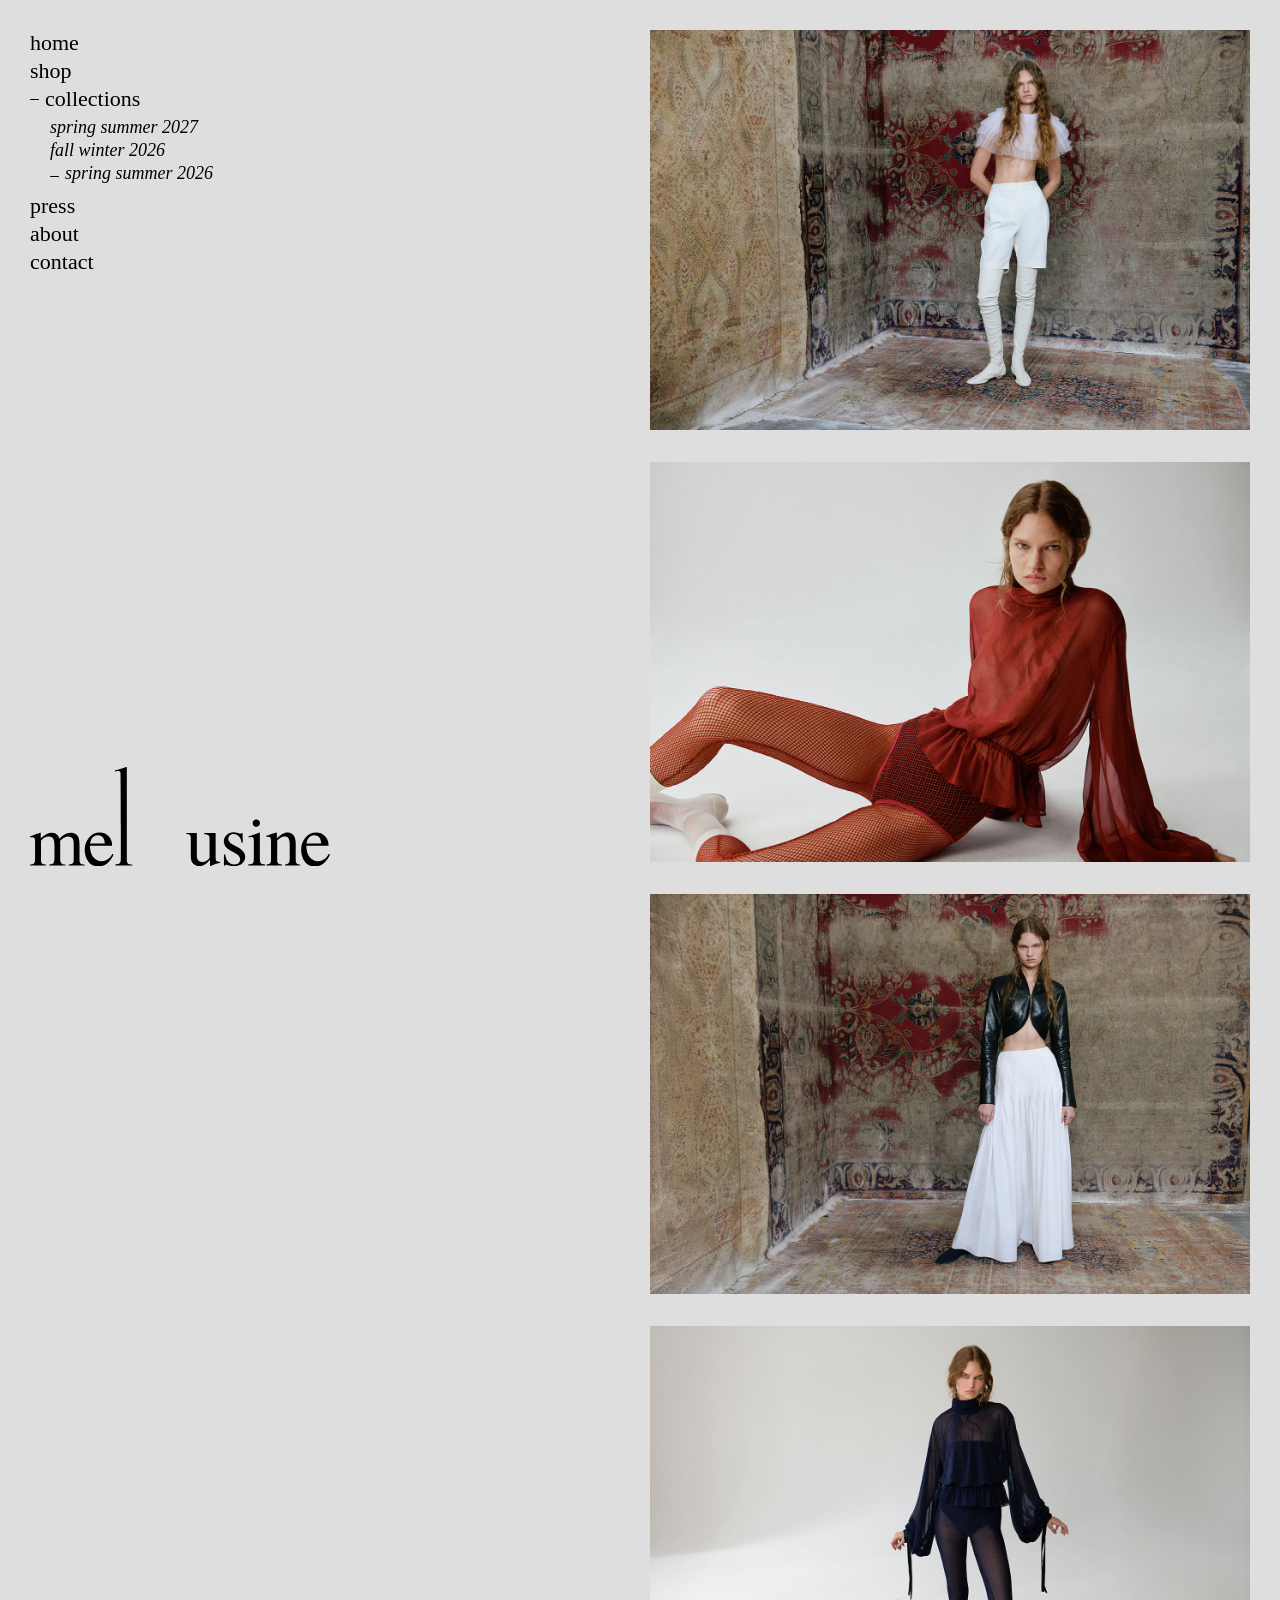
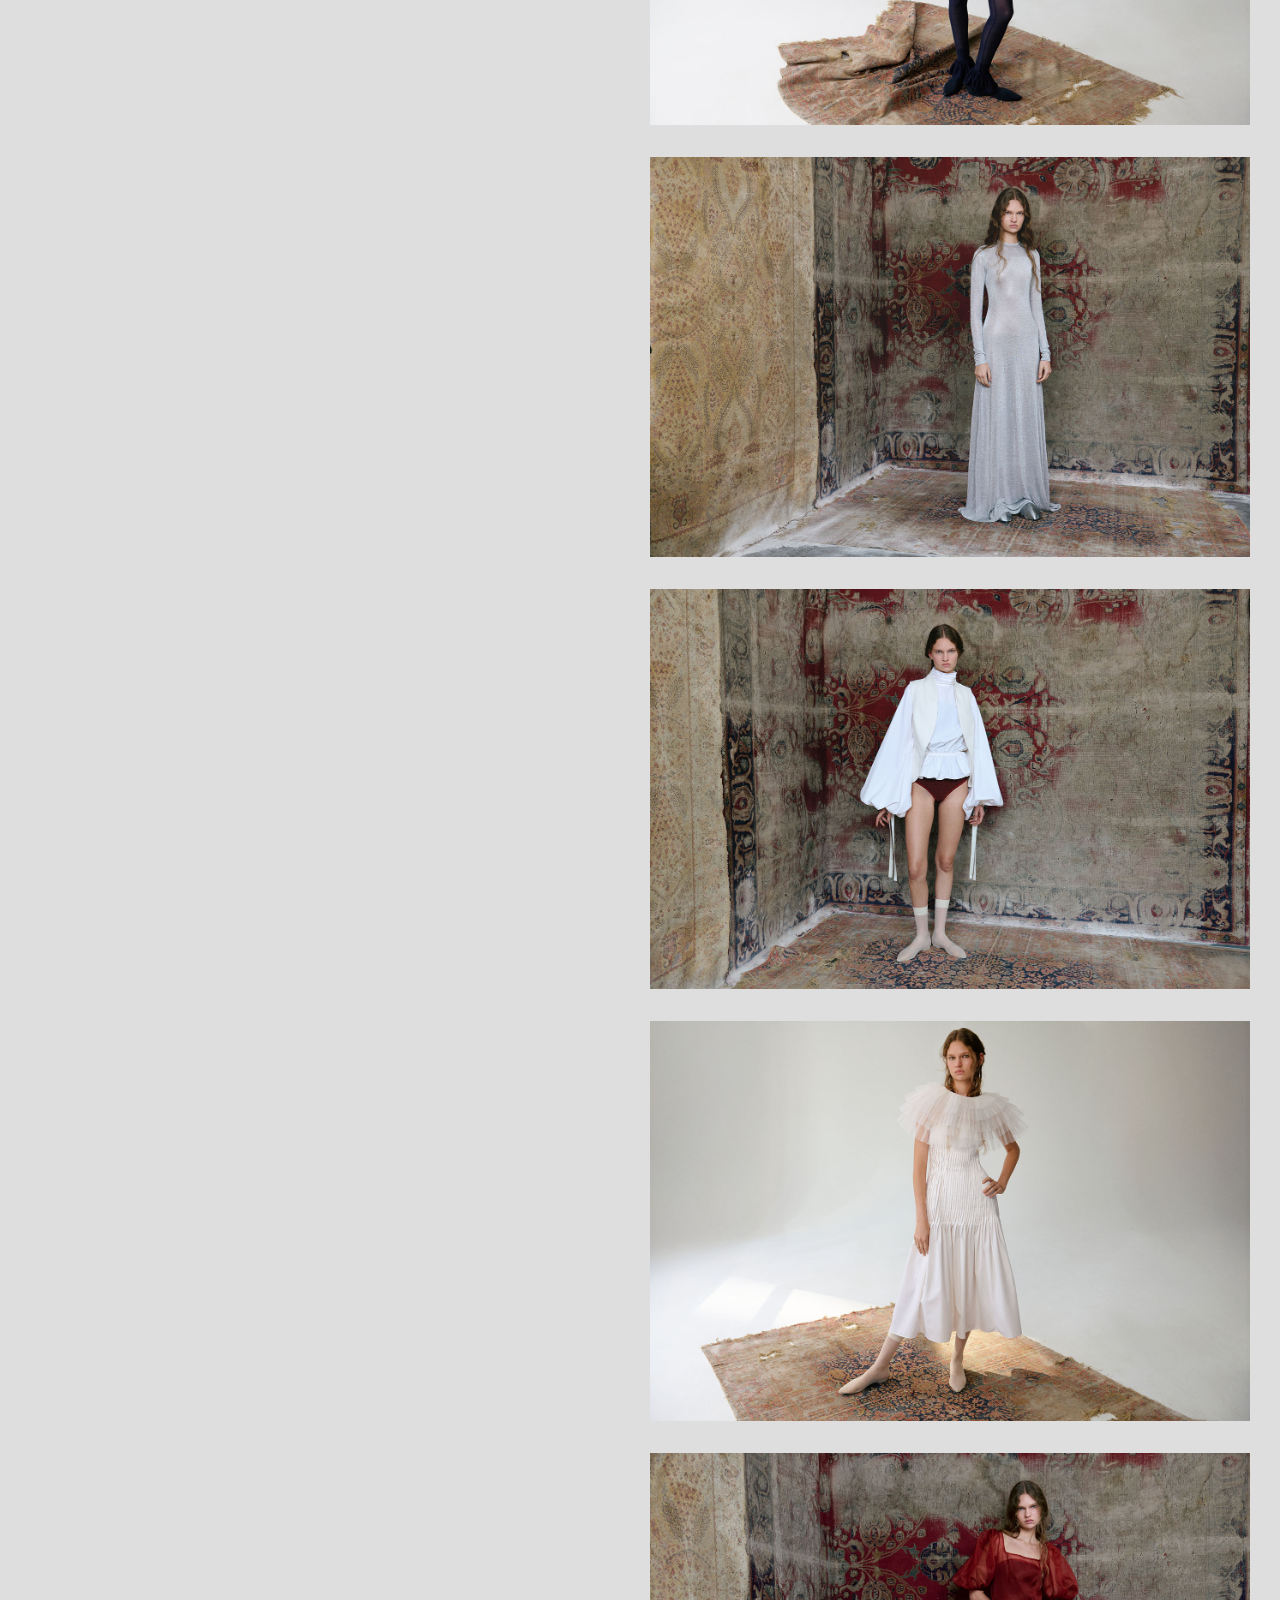
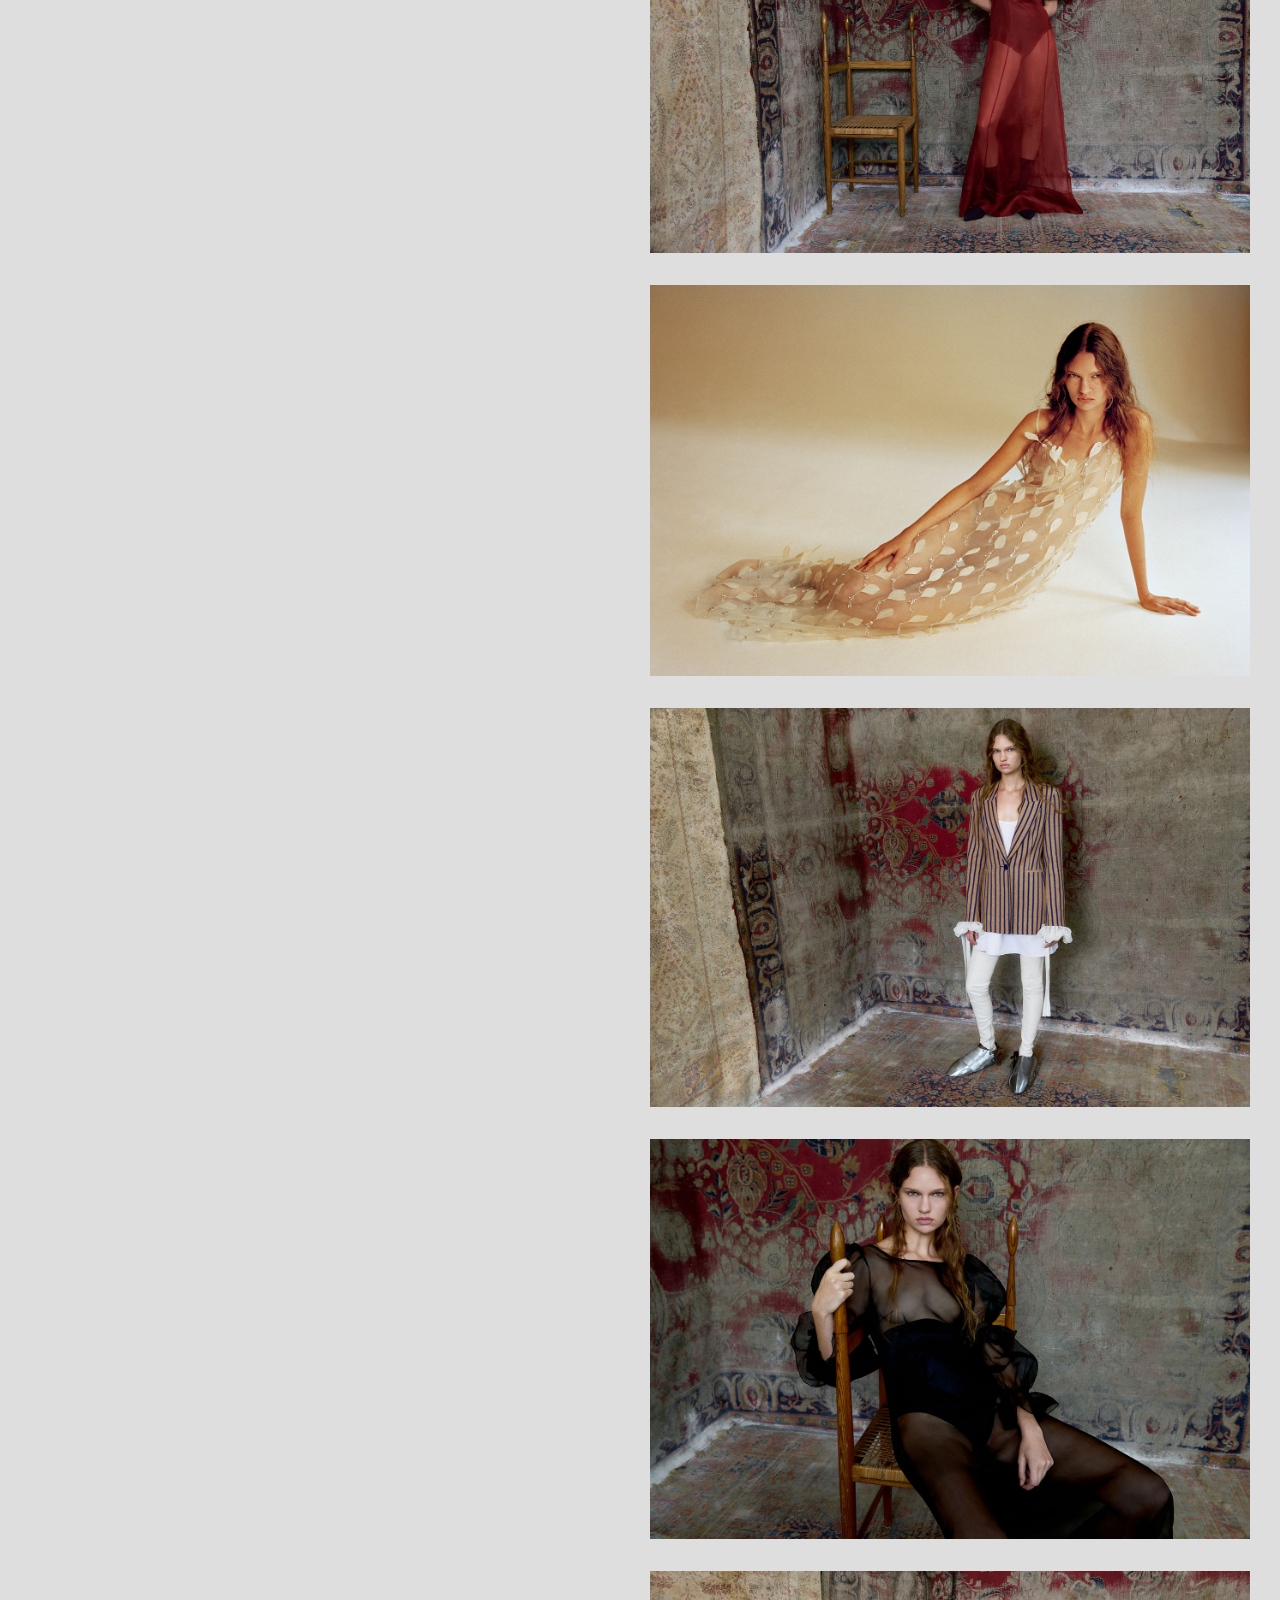
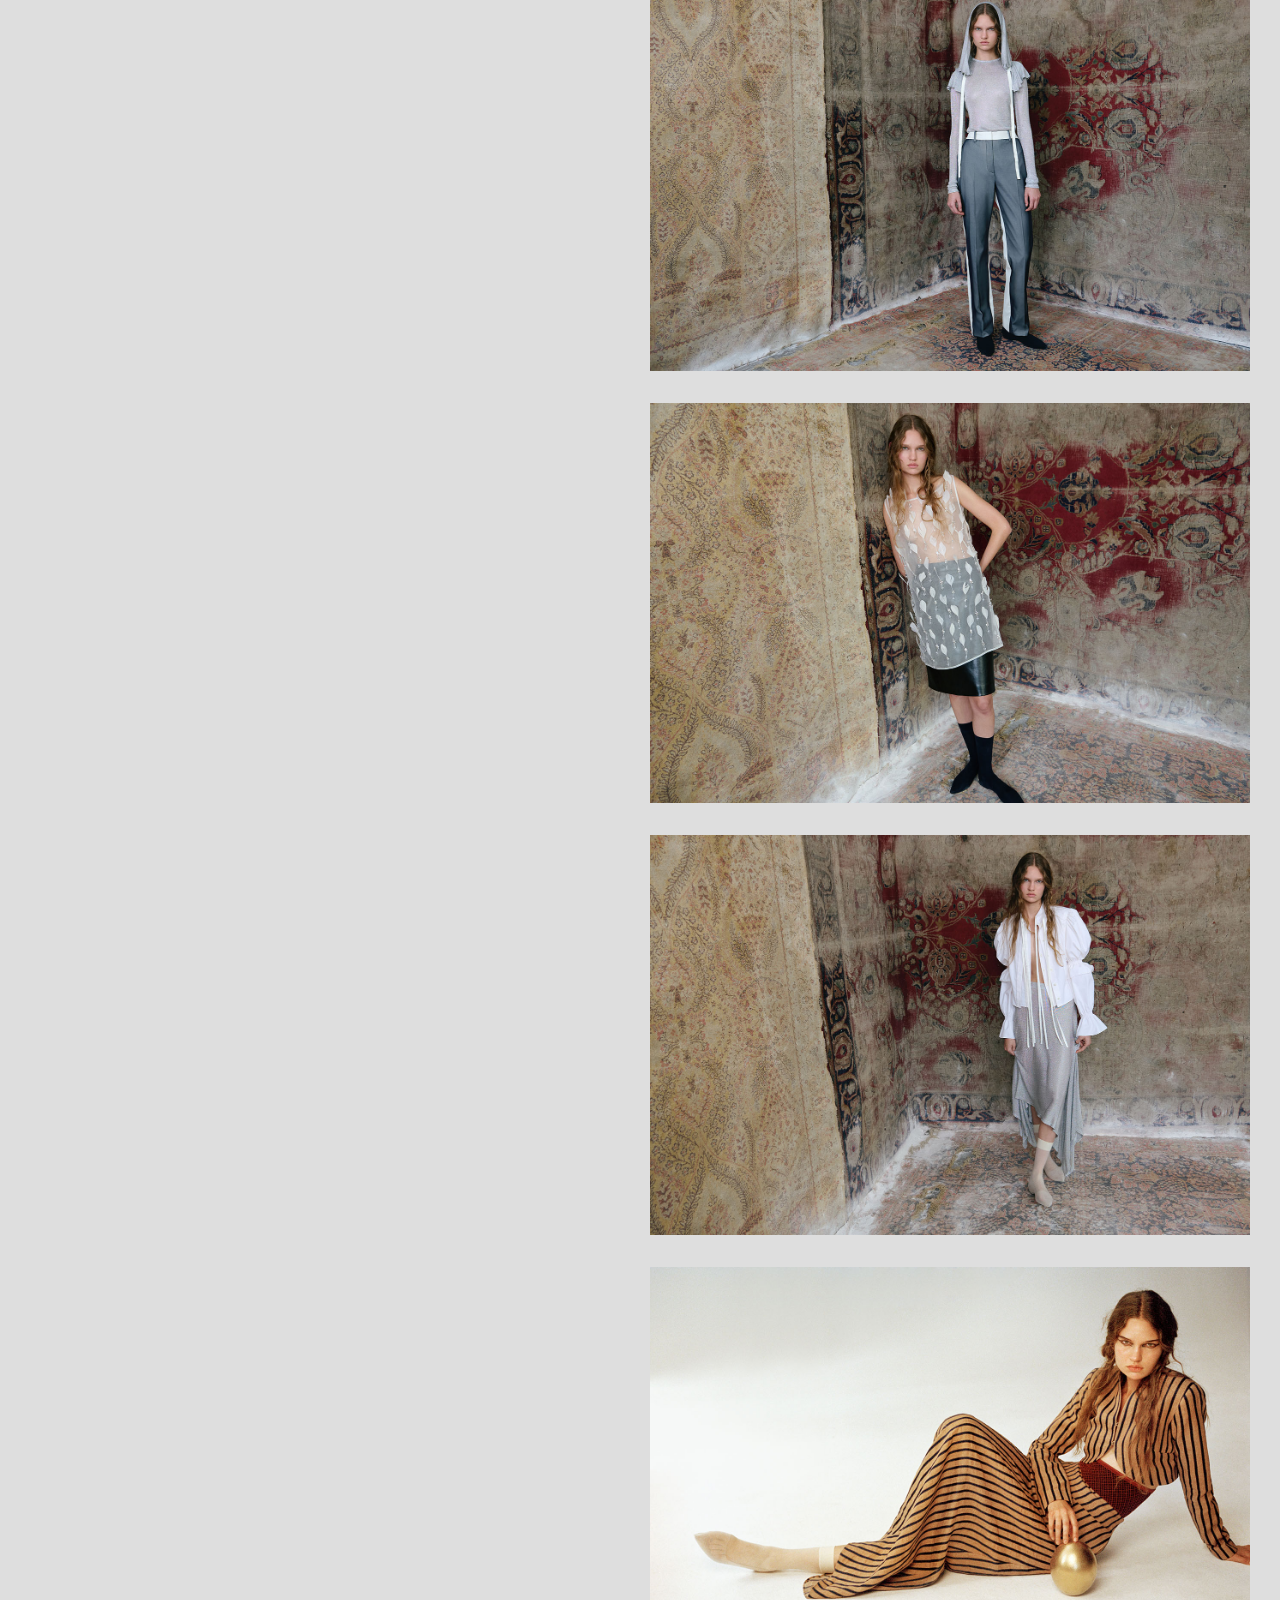
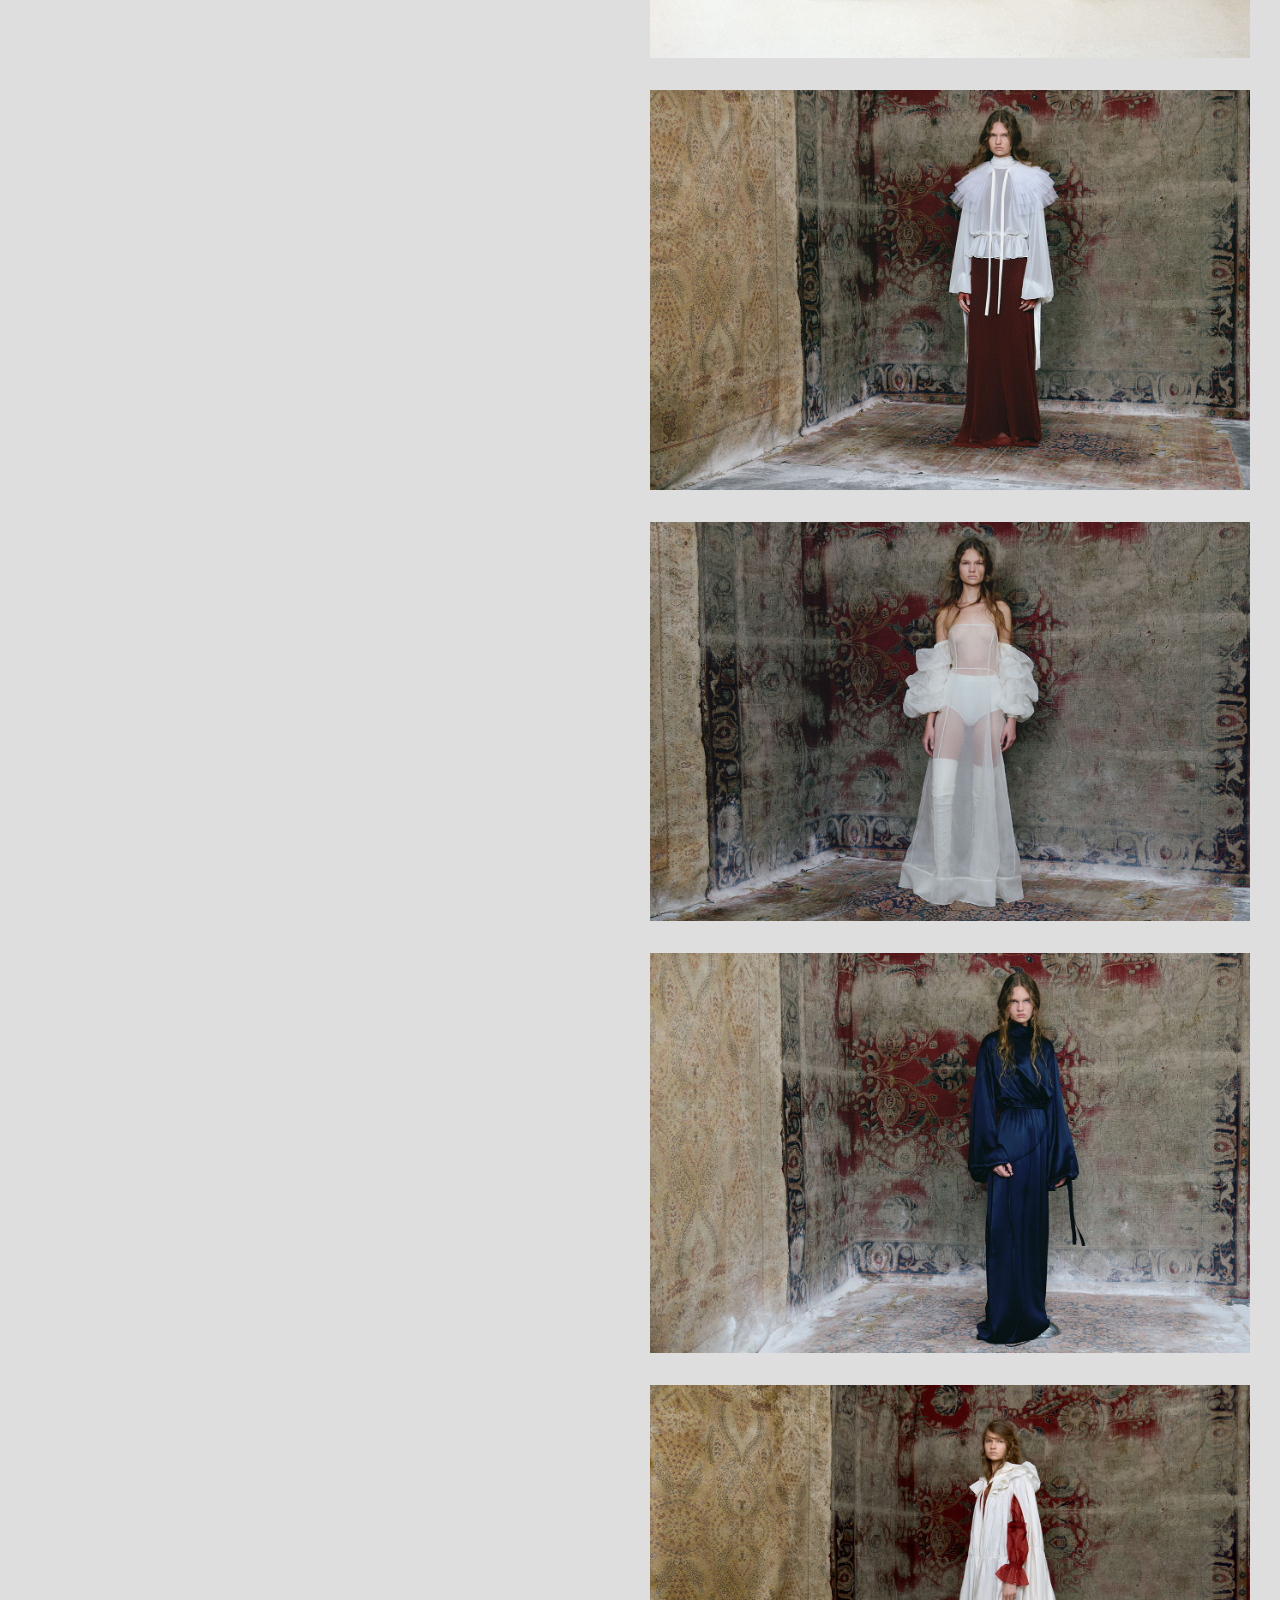
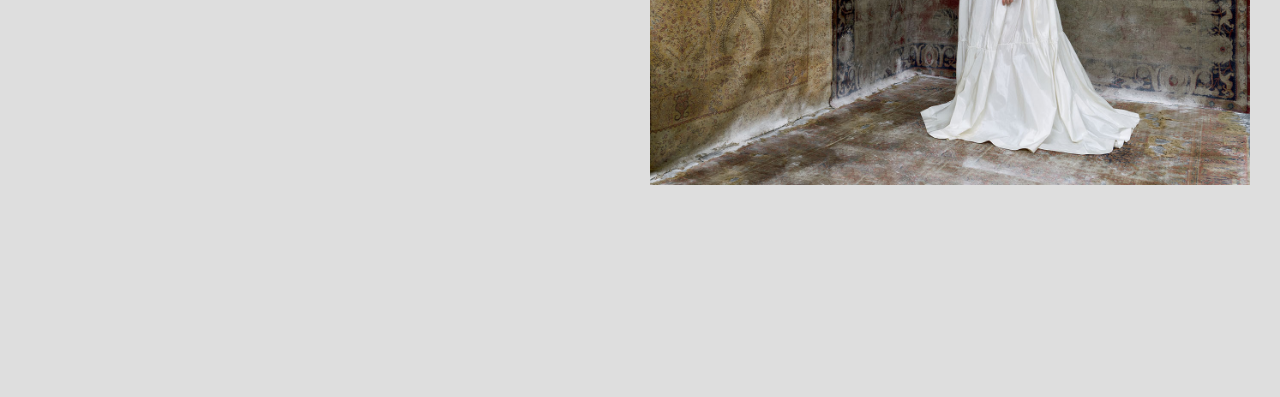
<file: collections/spring-summer-2026/index.html>
<!DOCTYPE html>
<html lang="en">

<head>
  <meta charset="UTF-8" />
  <meta name="viewport" content="width=device-width, initial-scale=1.0" />
  <title>Spring Summer 2026 | Collections | Mel Usine</title>
  <link rel="short icon" href="../../public/favicon.ico" />
  <link rel="stylesheet" href="../../style.css" />
</head>

<body class="black">
  <main class="about">
    <header>
      <h1 style="display:none;">mel usine</h1>
      <nav>
        <ul>
          <li>
            <a href="/" title="go to home page">home</a>
          </li>
          <li>
            <a href="https://shop.mel-usine.com/" title="go to shop page" target="_blank"
              rel="noopener noreferrer">shop</a>
          </li>
          <li>
            <a href="/collections/spring-summer-2027" class="active" title="go to collections page">collections</a>
            <ul class="subnav">
              <li><a href="/collections/spring-summer-2027">spring summer 2027</a></li>
              <li><a href="/collections/fall-winter-2026">fall winter 2026</a></li>
              <li><a href="/collections/spring-summer-2026" class="active">spring summer 2026</a></li>
            </ul>
          </li>
          <li>
            <a href="/press/2026" title="go to press page">press</a>
          </li>
          <li>
            <a href="/about" title="go to about page">about</a>
          </li>
          <li>
            <a href="/contact" title="go to contact page">contact</a>
          </li>
        </ul>
      </nav>
    </header>

    <article class="grid">
      <div></div>
      <div class="coming-soon">
        <figure>
          <img src="../../public/look-1.jpg" alt="" />
        </figure>
        <figure>
          <img src="../../public/look-2.jpg" alt="" />
        </figure>
        <figure>
          <img src="../../public/look-3.jpg" alt="" />
        </figure>
        <figure>
          <img src="../../public/look-4.jpg" alt="" />
        </figure>
        <figure>
          <img src="../../public/look-5.jpg" alt="" />
        </figure>
        <figure>
          <img src="../../public/look-6.jpg" alt="" />
        </figure>
        <figure>
          <img src="../../public/look-7.jpg" alt="" />
        </figure>
        <figure>
          <img src="../../public/look-8.jpg" alt="" />
        </figure>
        <figure>
          <img src="../../public/look-9.jpg" alt="" />
        </figure>
        <figure>
          <img src="../../public/look-10.jpg" alt="" />
        </figure>
        <figure>
          <img src="../../public/look-11.jpg" alt="" />
        </figure>
        <figure>
          <img src="../../public/look-12.jpg" alt="" />
        </figure>
        <figure>
          <img src="../../public/look-13.jpg" alt="" />
        </figure>
        <figure>
          <img src="../../public/look-14.jpg" alt="" />
        </figure>
        <figure>
          <img src="../../public/look-15.jpg" alt="" />
        </figure>
        <figure>
          <img src="../../public/look-16.jpg" alt="" />
        </figure>
        <figure>
          <img src="../../public/look-17.jpg" alt="" />
        </figure>
        <figure>
          <img src="../../public/look-18.jpg" alt="" />
        </figure>
        <figure>
          <img src="../../public/look-19.jpg" alt="" />
        </figure>
      </div>
    </article>
  </main>

  <footer>
    <div class="footer-locked">
      <?xml version="1.0" encoding="UTF-8"?>
      <svg id="Layer_1" data-name="Layer 1" xmlns="http://www.w3.org/2000/svg" viewBox="0 0 1180.61792 391.07813">
        <path
          d="M0,384.17466c7.18132-.64318,11.96657-1.84035,14.36092-3.59152,3.68242-2.66877,5.52448-8.00802,5.52448-16.01775v-71.39466c0-6.81084-.89702-11.27537-2.69278-13.39357s-4.76468-3.17645-8.90675-3.17645c-1.93297,0-3.38398.09262-4.34961.27614-.96734.18524-2.09591.50597-3.38398.96563v-4.83328l9.9427-3.31366c3.5898-1.19546,9.48133-3.35997,17.67629-6.49011,8.19154-3.12843,12.51885-4.69607,12.98022-4.69607.45966,0,.7358.23154.82842.6912.0909.46137.13893,1.3361.13893,2.62417v18.64192c9.11257-8.28587,16.98509-14.01617,23.61241-17.19262,6.62904-3.17645,13.4416-4.76468,20.43768-4.76468,9.48133,0,17.0314,3.22447,22.6485,9.66656,2.94491,3.50061,5.38556,8.24128,7.31853,14.2237,6.81084-6.90346,12.74868-12.01288,17.8135-15.32826,8.74553-5.70629,17.67629-8.56201,26.79058-8.56201,14.82058,0,24.71697,6.03217,29.68917,18.09136,2.85229,6.81427,4.281,17.58539,4.281,32.31335v57.30817c0,6.53814,1.4493,10.97865,4.34961,13.32497,2.90031,2.34803,8.12293,3.89167,15.673,4.62746v3.5898h-62.27866v-3.86594c8.00973-.7358,13.27866-2.34803,15.81193-4.83328,2.52984-2.48696,3.79733-7.54836,3.79733-15.19105v-59.51728c0-8.92905-.96734-15.51178-2.90031-19.74819-3.40799-7.54664-10.08163-11.32339-20.02433-11.32339-5.98414,0-11.92198,1.98099-17.8135,5.93783-3.40628,2.30344-7.59467,5.98586-12.56687,11.04897v70.70174c0,7.45745,1.31209,13.11915,3.93626,16.9868,2.62417,3.86594,8.16924,5.93783,16.64035,6.21397v3.5898h-63.38493v-3.5898c8.74553-1.10455,14.31461-3.22276,16.70895-6.3529,2.39434-3.12843,3.59152-10.86202,3.59152-23.19906v-38.58907c0-14.14824-.92103-23.88512-2.76138-29.21408-3.03924-9.02167-9.48304-13.53422-19.33312-13.53422-5.6171,0-11.14159,1.54363-16.57174,4.62746-5.43358,3.08555-10.21884,7.11099-14.36092,12.08149v75.53674c0,6.9978,1.21775,11.83108,3.65841,14.49984,2.43894,2.6722,7.75589,4.05289,15.95086,4.14379v3.5898H0v-3.5898Z" />
        <path
          d="M308.64221,271.69711c9.75575,8.97707,14.63705,21.70517,14.63705,38.18258h-87.68855c.91932,21.3124,5.7526,36.83619,14.49984,46.57307,8.74553,9.73517,19.10158,14.60275,31.06987,14.60275,9.66656,0,17.81522-2.52469,24.44254-7.57751,6.62904-5.0511,12.75039-12.21698,18.3675-21.49592l4.83328,1.65512c-3.77675,11.71273-10.84144,22.54559-21.19749,32.50373-10.35777,9.95985-23.03955,14.93721-38.04537,14.93721-17.30925,0-30.68053-6.53471-40.11555-19.60926-9.43673-13.07113-14.15338-28.12325-14.15338-45.15465,0-18.50471,5.47475-34.47615,16.43281-47.91946,10.95464-13.43988,25.22294-20.16154,42.80833-20.16154,12.98022,0,24.34993,4.48854,34.10911,13.4639ZM242.4959,282.26241c-2.94834,4.97049-5.06483,11.23249-6.3529,18.78085h58.27551c-1.01537-9.20519-2.7631-16.06406-5.24835-20.5766-4.51083-8.10063-12.06091-12.15181-22.64679-12.15181-10.49498,0-18.50471,4.64976-24.02748,13.94757Z" />
        <path
          d="M335.43794,383.89853c8.56029-.82842,14.36092-2.55557,17.39844-5.17974,3.03924-2.62246,4.55714-7.75417,4.55714-15.39686v-134.91509c0-6.07676-.50597-204.14781-1.5179-206.44953-1.84378-3.86765-5.57251-5.80062-11.18618-5.80062-1.28979,0-2.69278.13893-4.2124.41507-1.5179.27614-3.43029.68949-5.7303,1.24177v-4.55714c12.42795-3.31366,27.38745-7.73188,44.88022-13.25636.64318,0,1.03595.27614,1.17316.82842.13893.55228.20753,1.74945.20753,3.59152v359.45427c0,8.00973,1.38069,13.18776,4.14208,15.53579,2.7631,2.34803,8.46939,3.84536,17.12402,4.48854v3.86594h-66.8358v-3.86594Z" />
        <path
          d="M656.53452,259.89176v88.37804c0,6.262.87301,11.2788,2.62417,15.05212,3.40456,6.9978,9.66485,10.49498,18.77913,10.49498,6.26028,0,12.38164-2.0719,18.3675-6.21397,3.40456-2.30001,6.85715-5.47646,10.35605-9.52764v-75.67567c0-7.08698-1.38069-11.73674-4.14208-13.94757-2.7631-2.20911-8.28587-3.54178-16.57174-4.00315v-4.55714h44.60408v97.21618c0,6.262,1.12685,10.56358,3.38398,12.91162,2.2537,2.34803,7.01838,3.38398,14.29231,3.10784v3.86594c-5.06483,1.38069-8.79355,2.41664-11.18618,3.10784-2.39434.68949-6.39921,1.95698-12.0146,3.79733-2.39434.82842-7.64269,2.80941-15.74161,5.93783-.46137,0-.73751-.20753-.82842-.6226-.09262-.41335-.13893-.89702-.13893-1.4493v-22.23344c-6.26028,7.45745-11.96829,12.98194-17.1223,16.57174-7.82621,5.52277-16.11208,8.28587-24.85761,8.28587-8.00973,0-15.55809-2.85743-22.64679-8.5723-7.18132-5.62396-10.77112-15.0727-10.77112-28.34622v-71.75999c0-7.30824-1.56593-12.1964-4.69435-14.6645-2.0273-1.55049-6.3529-2.64647-12.98194-3.28793v-3.86594h41.29042Z" />
        <path
          d="M763.2852,344.26493h4.55714c2.11134,10.49498,4.9602,18.55273,8.54143,24.16641,6.42837,10.31146,15.8428,15.46719,28.24331,15.46719,6.88631,0,12.32847-1.91067,16.32476-5.73202,3.99629-3.81791,5.99443-8.76783,5.99443-14.84459,0-3.86594-1.15258-7.59467-3.45259-11.18447-2.30344-3.59152-6.3529-7.0887-12.15009-10.49498l-15.46204-8.83815c-11.32168-6.07676-19.65386-12.19812-24.99654-18.3675-5.34268-6.16595-8.01488-13.43988-8.01488-21.81837,0-10.30974,3.68242-18.78085,11.04725-25.40817,7.36484-6.62904,16.61633-9.9427,27.75792-9.9427,4.87787,0,10.23942.92103,16.08635,2.76138,5.84522,1.84207,9.13658,2.76138,9.87409,2.76138,1.65683,0,2.85229-.22811,3.59152-.68949.7358-.45966,1.38069-1.19546,1.93297-2.20911h3.31366l.96734,38.52732h-4.281c-1.84378-8.92905-4.32903-15.88054-7.45745-20.85274-5.70972-9.20347-13.94757-13.80864-24.71868-13.80864-6.44552,0-11.50863,1.98099-15.18933,5.93783-3.68413,3.96027-5.52448,8.61003-5.52448,13.94757,0,8.47111,6.3529,16.01775,19.05699,22.64679l18.22857,9.80549c19.60926,10.68021,29.41304,23.10816,29.41304,37.28384,0,10.86373-4.06661,19.74819-12.20155,26.65165-8.13494,6.90518-18.77227,10.35777-31.912,10.35777-5.51591,0-11.76419-.92103-18.74826-2.7631-6.98407-1.84035-11.12101-2.76138-12.40737-2.76138-1.10455,0-2.06847.39277-2.89517,1.17487-.82842.78211-1.4716,1.72544-1.92954,2.82999h-3.5898v-44.60408Z" />
        <path
          d="M858.43806,383.89853c9.84837-.91932,16.06406-2.60016,18.64192-5.04081,2.57615-2.43894,3.86594-9.04568,3.86594-19.8168v-65.87018c0-5.98243-.41335-10.12622-1.24177-12.42795-1.38241-3.77332-4.281-5.6617-8.70093-5.6617-1.01365,0-2.00158.09262-2.96892.27614-.96563.18524-3.75102.92103-8.35448,2.20911v-4.281l5.93783-1.93297c16.11037-5.24663,27.34286-9.20519,33.69576-11.87567,2.57615-1.10455,4.23298-1.65683,4.97049-1.65683.18352.64489.27614,1.3361.27614,2.0719v99.14915c0,10.49498,1.26406,17.07771,3.79733,19.74819,2.53156,2.67048,8.26186,4.37362,17.19262,5.10942v3.86594h-67.11194v-3.86594ZM880.39364,210.79324c2.62657-2.70161,5.83659-4.11992,9.63016-4.25194,4.01135-.1396,8.02235,1.43047,10.84209,4.28695,2.65872,2.69336,4.02778,5.95583,4.10569,9.78592.07986,3.9263-1.50878,7.81502-4.31863,10.55854-2.78767,2.72186-6.13503,4.08195-10.04046,4.08195-4.60296,0-8.37339-1.80235-11.31132-5.40959-1.72129-2.11343-2.77636-4.75718-2.99261-7.47428-.36177-4.54539.99994-8.40615,4.08509-11.57754Z" />
        <path
          d="M930.94071,383.89853c6.53642-.82842,11.11586-2.46295,13.74003-4.9036,2.62417-2.43722,3.93626-7.89139,3.93626-16.36249v-70.15118c0-5.8435-.55228-9.95471-1.65683-12.33018-1.75116-3.47146-5.34096-5.20718-10.77112-5.20718-.83013,0-1.68084.04631-2.55557.13721-.87644.09262-1.95698.23154-3.24506.41507v-4.83328c3.77332-1.10455,12.70409-3.95856,26.79058-8.56201l12.98022-4.281c.64318,0,1.03595.22983,1.17316.68949.13893.46309.20753,1.10627.20753,1.93468v20.29875c8.45395-7.91711,15.06927-13.34727,19.84767-16.29389,7.16931-4.51083,14.61133-6.76797,22.3312-6.76797,6.24828,0,11.94428,1.79576,17.09143,5.38556,9.92212,6.9978,14.88575,19.47205,14.88575,37.42448v64.48777c0,6.62904,1.32238,11.41601,3.97228,14.36263s7.07841,4.46624,13.28895,4.55714v3.86594h-58.965v-3.86594c6.71823-.91932,11.4143-2.78368,14.08478-5.59309,2.66877-2.80769,4.00487-8.90675,4.00487-18.29718v-58.965c0-7.91711-1.46473-14.47583-4.39592-19.67958-2.92947-5.19861-8.33046-7.8022-16.20127-7.8022-5.40271,0-10.89461,1.84378-16.47912,5.52448-3.11299,2.11821-7.14187,5.6171-12.08492,10.49498v77.33078c0,6.62904,1.4716,11.07127,4.41993,13.32668,2.94491,2.25713,7.59467,3.4766,13.94585,3.66012v3.86594h-60.34569v-3.86594Z" />
        <path
          d="M1160.45638,271.69711c9.75575,8.97707,14.63705,21.70517,14.63705,38.18258h-87.68855c.91932,21.3124,5.7526,36.83619,14.49984,46.57307,8.74553,9.73517,19.10158,14.60275,31.06987,14.60275,9.66656,0,17.81522-2.52469,24.44254-7.57751,6.62904-5.0511,12.75039-12.21698,18.3675-21.49592l4.83328,1.65512c-3.77675,11.71273-10.84144,22.54559-21.19749,32.50373-10.35777,9.95985-23.03955,14.93721-38.04537,14.93721-17.30925,0-30.68053-6.53471-40.11555-19.60926-9.43673-13.07113-14.15338-28.12325-14.15338-45.15465,0-18.50471,5.47475-34.47615,16.43281-47.91946,10.95464-13.43988,25.22294-20.16154,42.80833-20.16154,12.98022,0,24.34993,4.48854,34.10911,13.4639ZM1094.31007,282.26241c-2.94834,4.97049-5.06483,11.23249-6.3529,18.78085h58.27551c-1.01537-9.20519-2.7631-16.06406-5.24835-20.5766-4.51083-8.10063-12.06091-12.15181-22.64679-12.15181-10.49498,0-18.50471,4.64976-24.02748,13.94757Z" />
      </svg>
    </div>
  </footer>

</body>

</html>
</file>
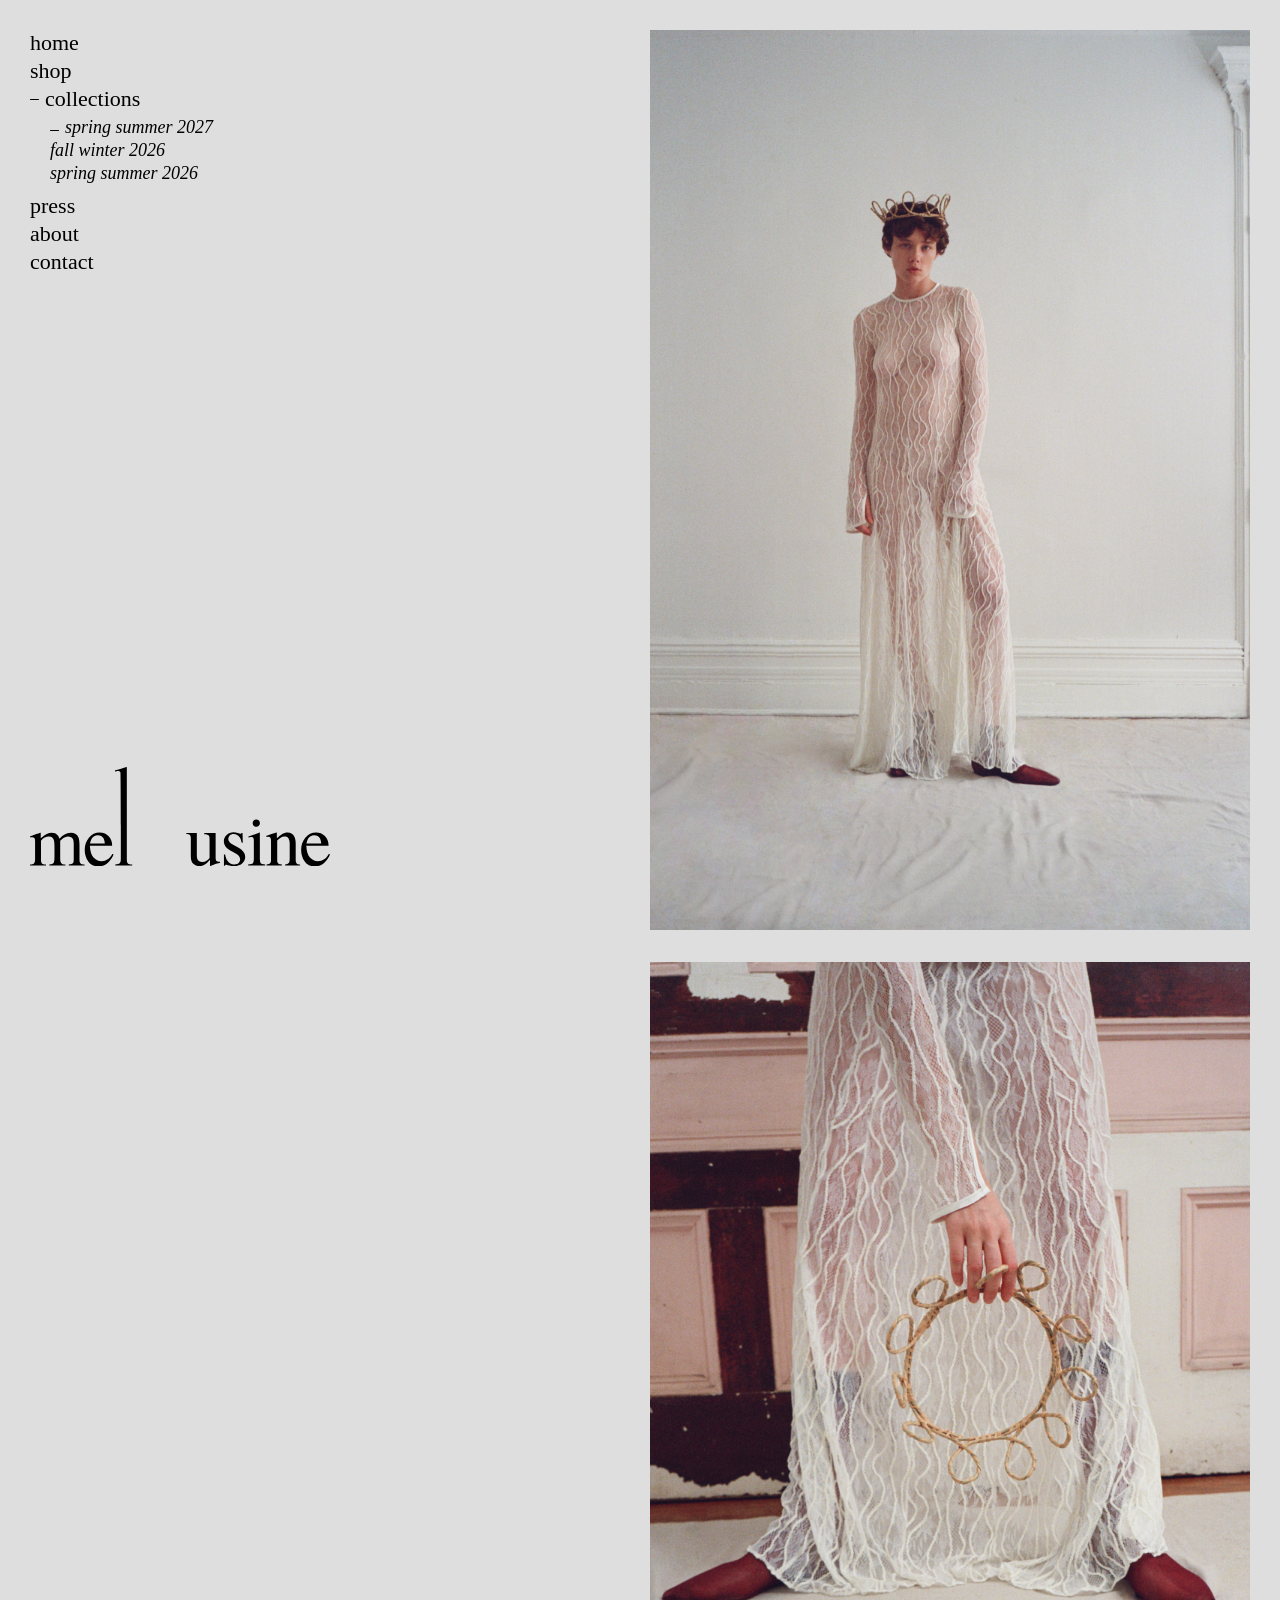
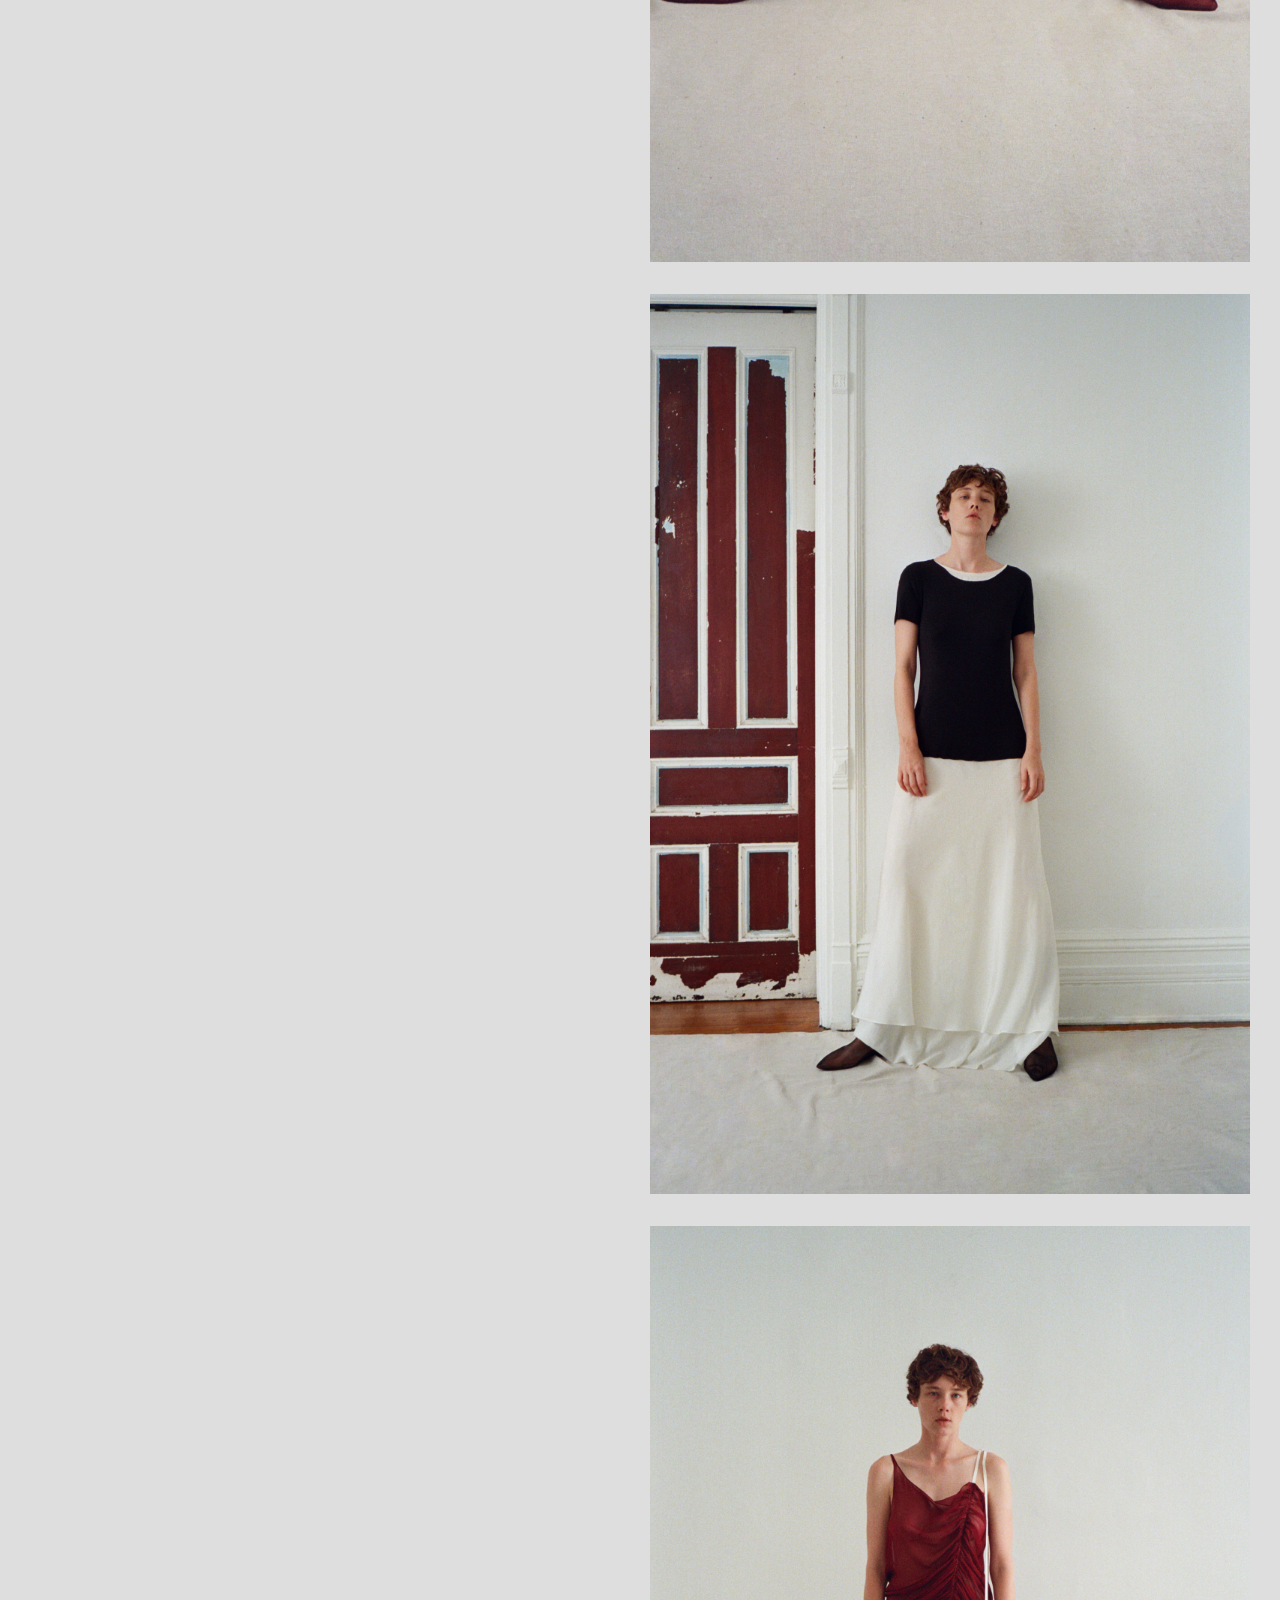
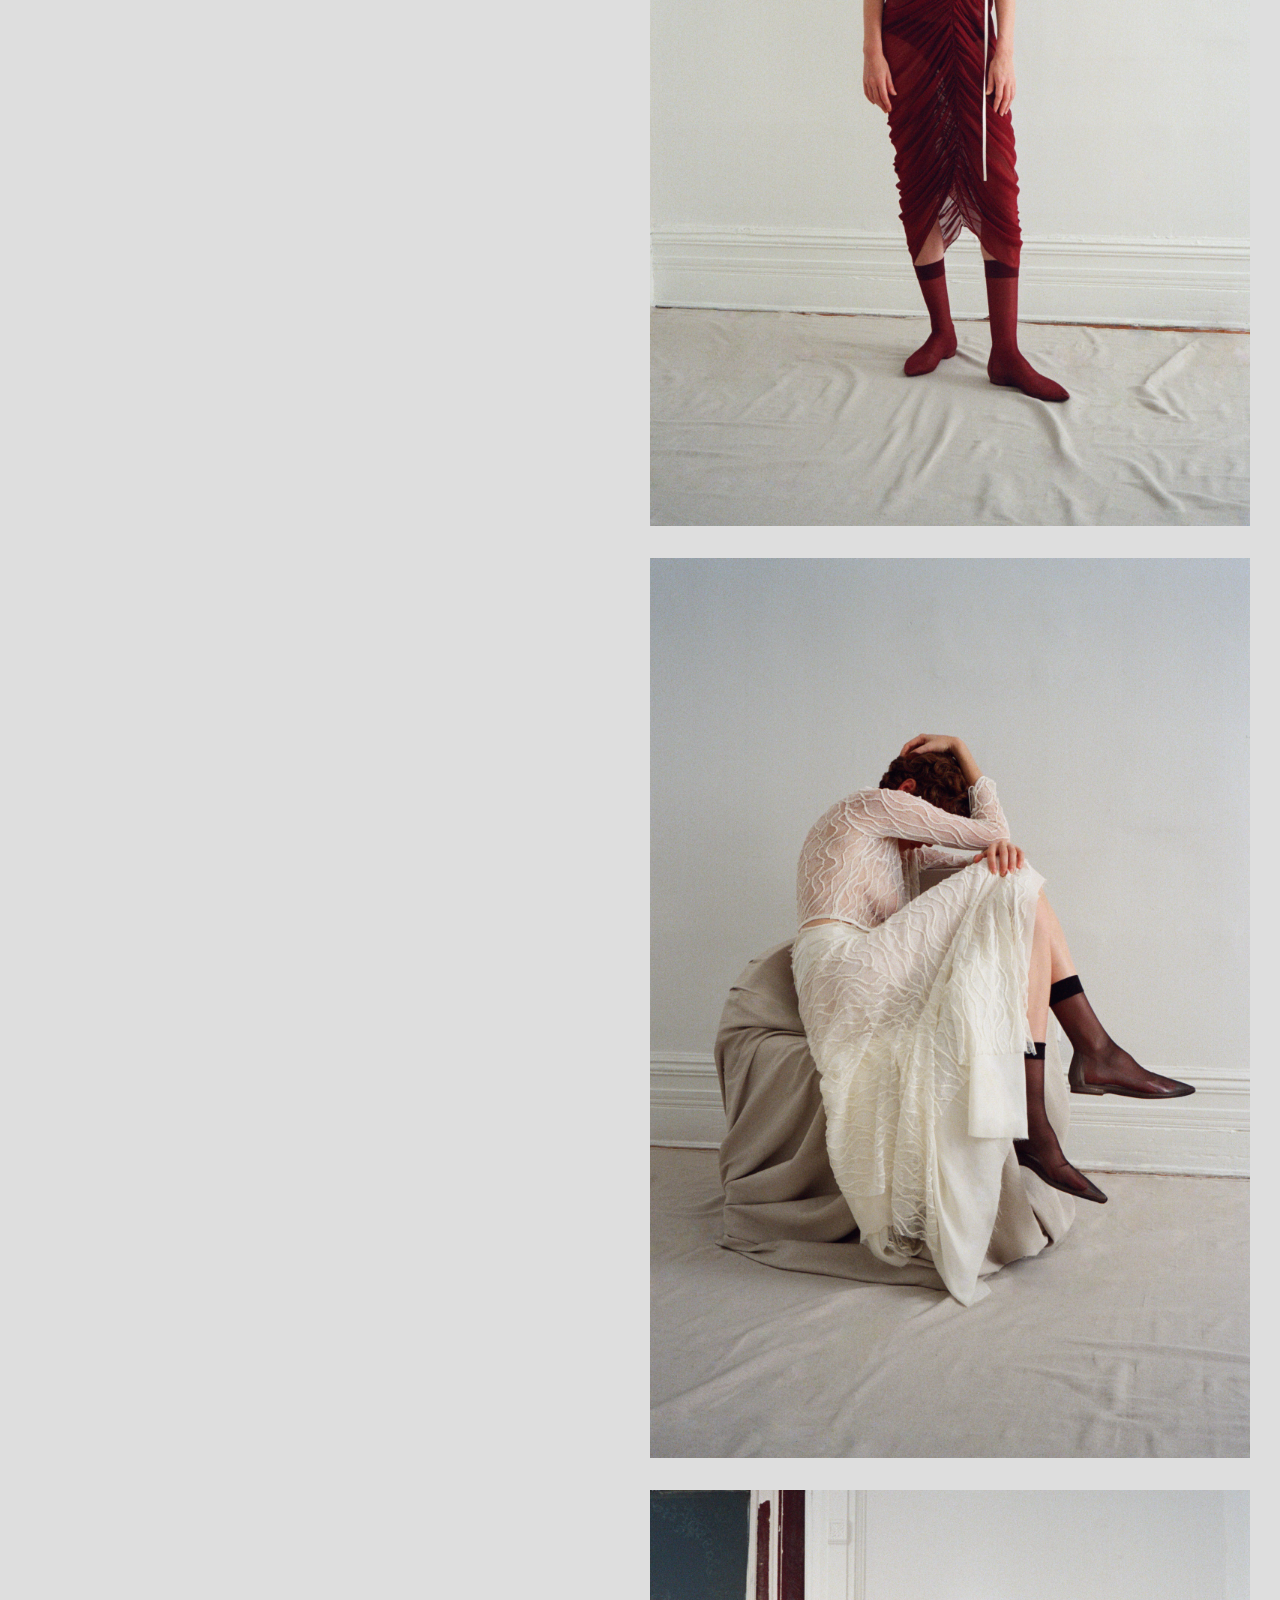
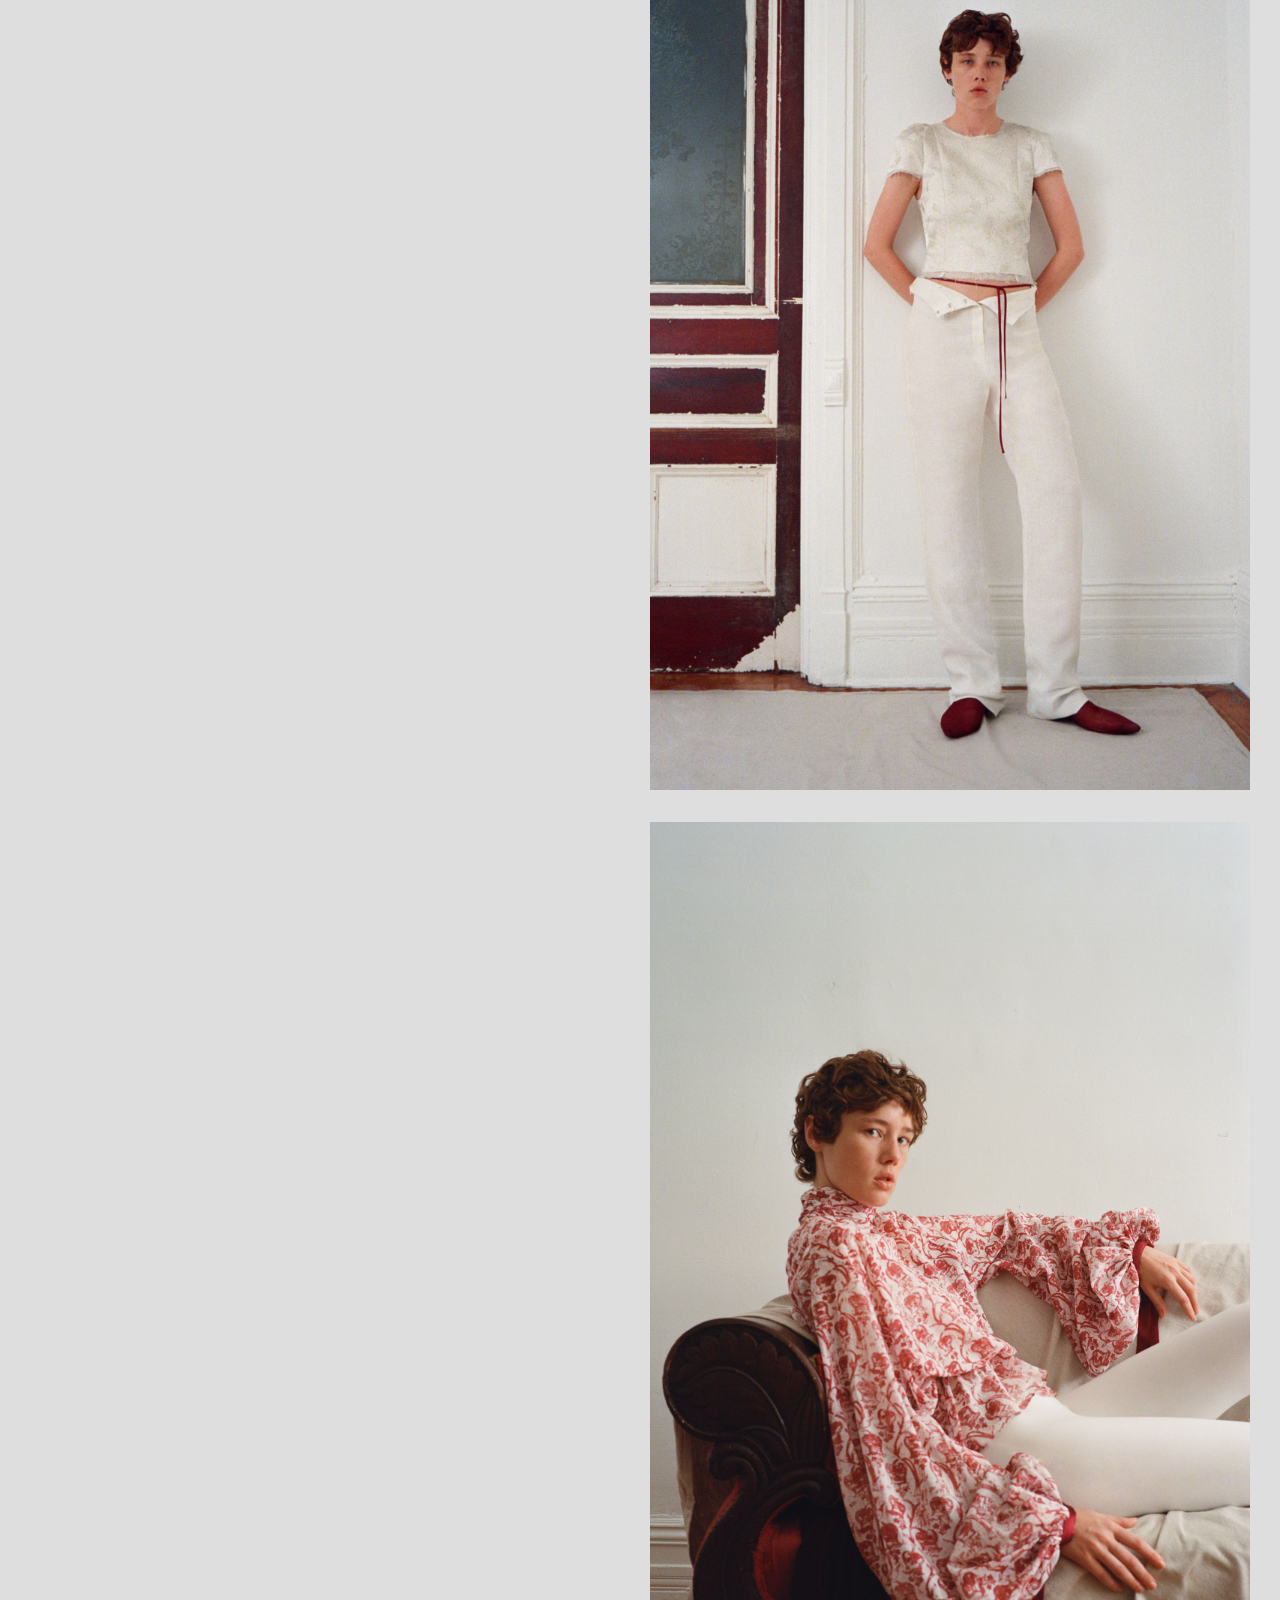
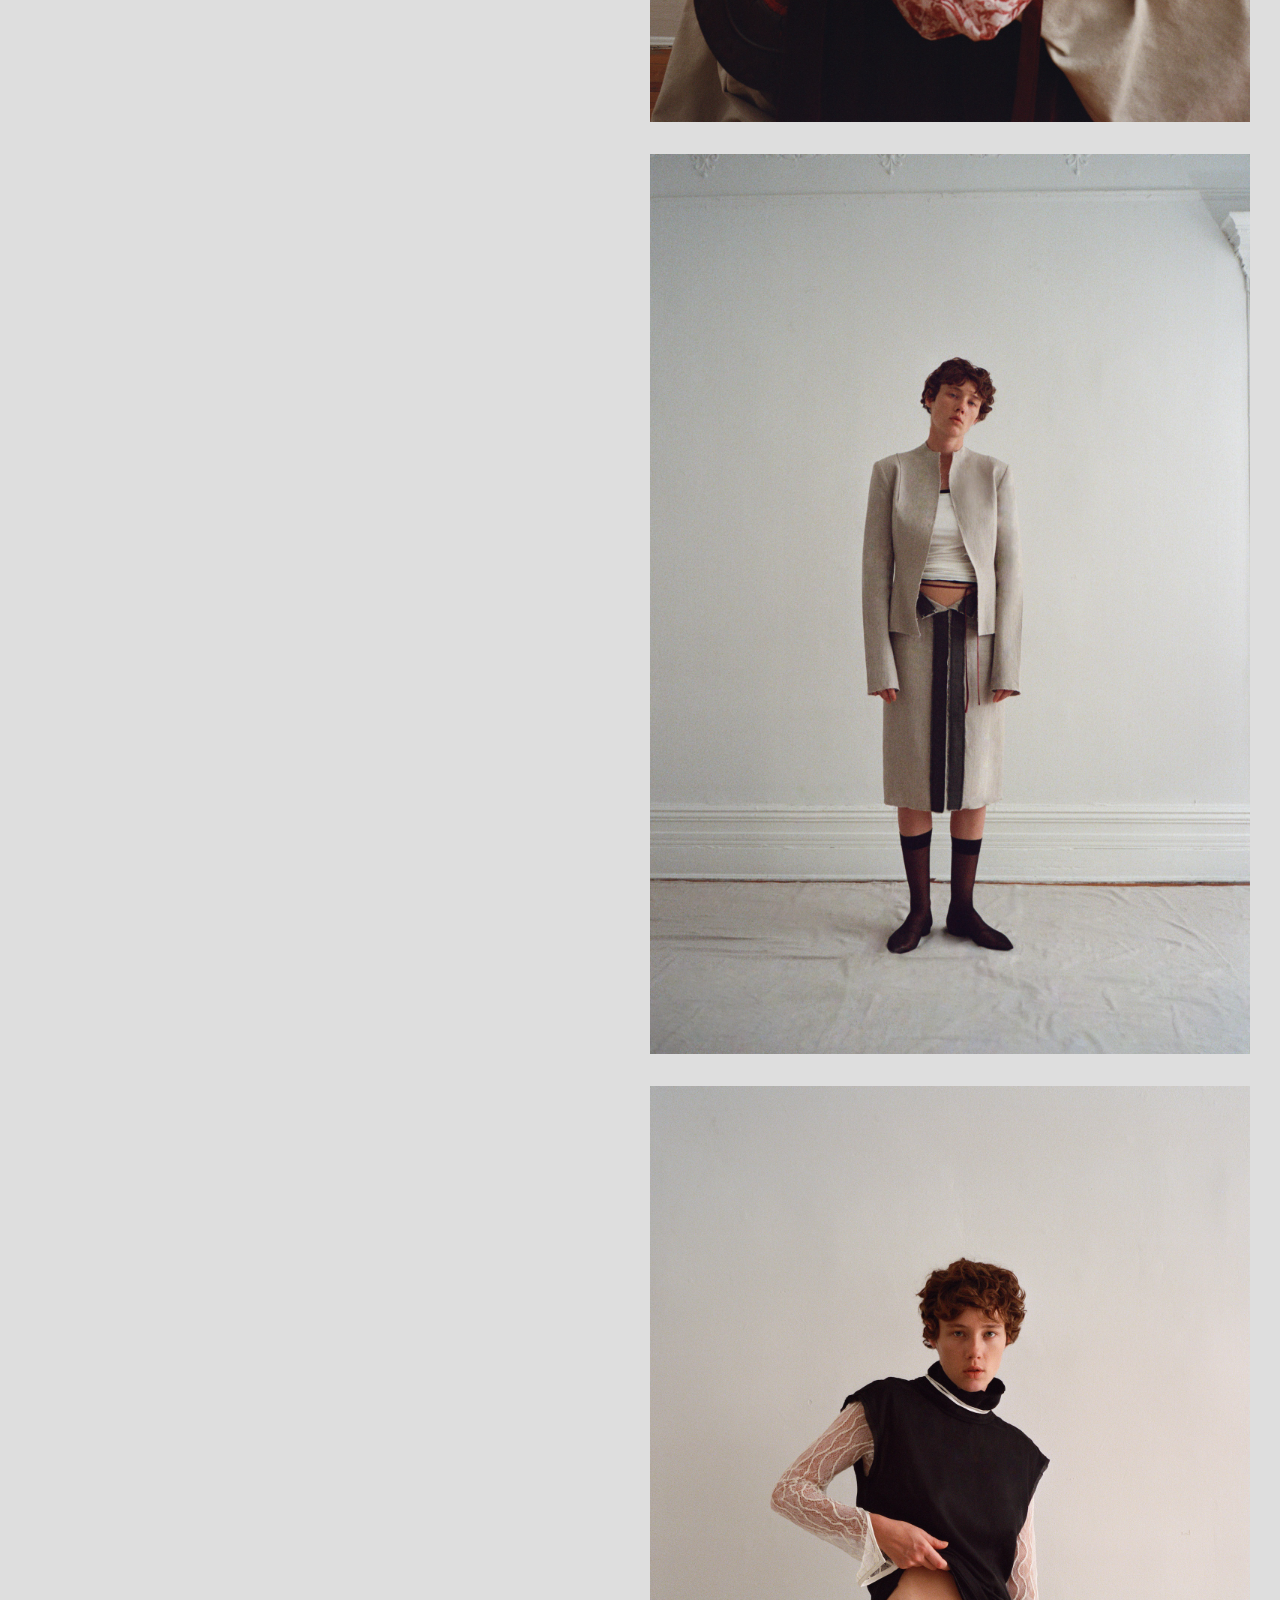
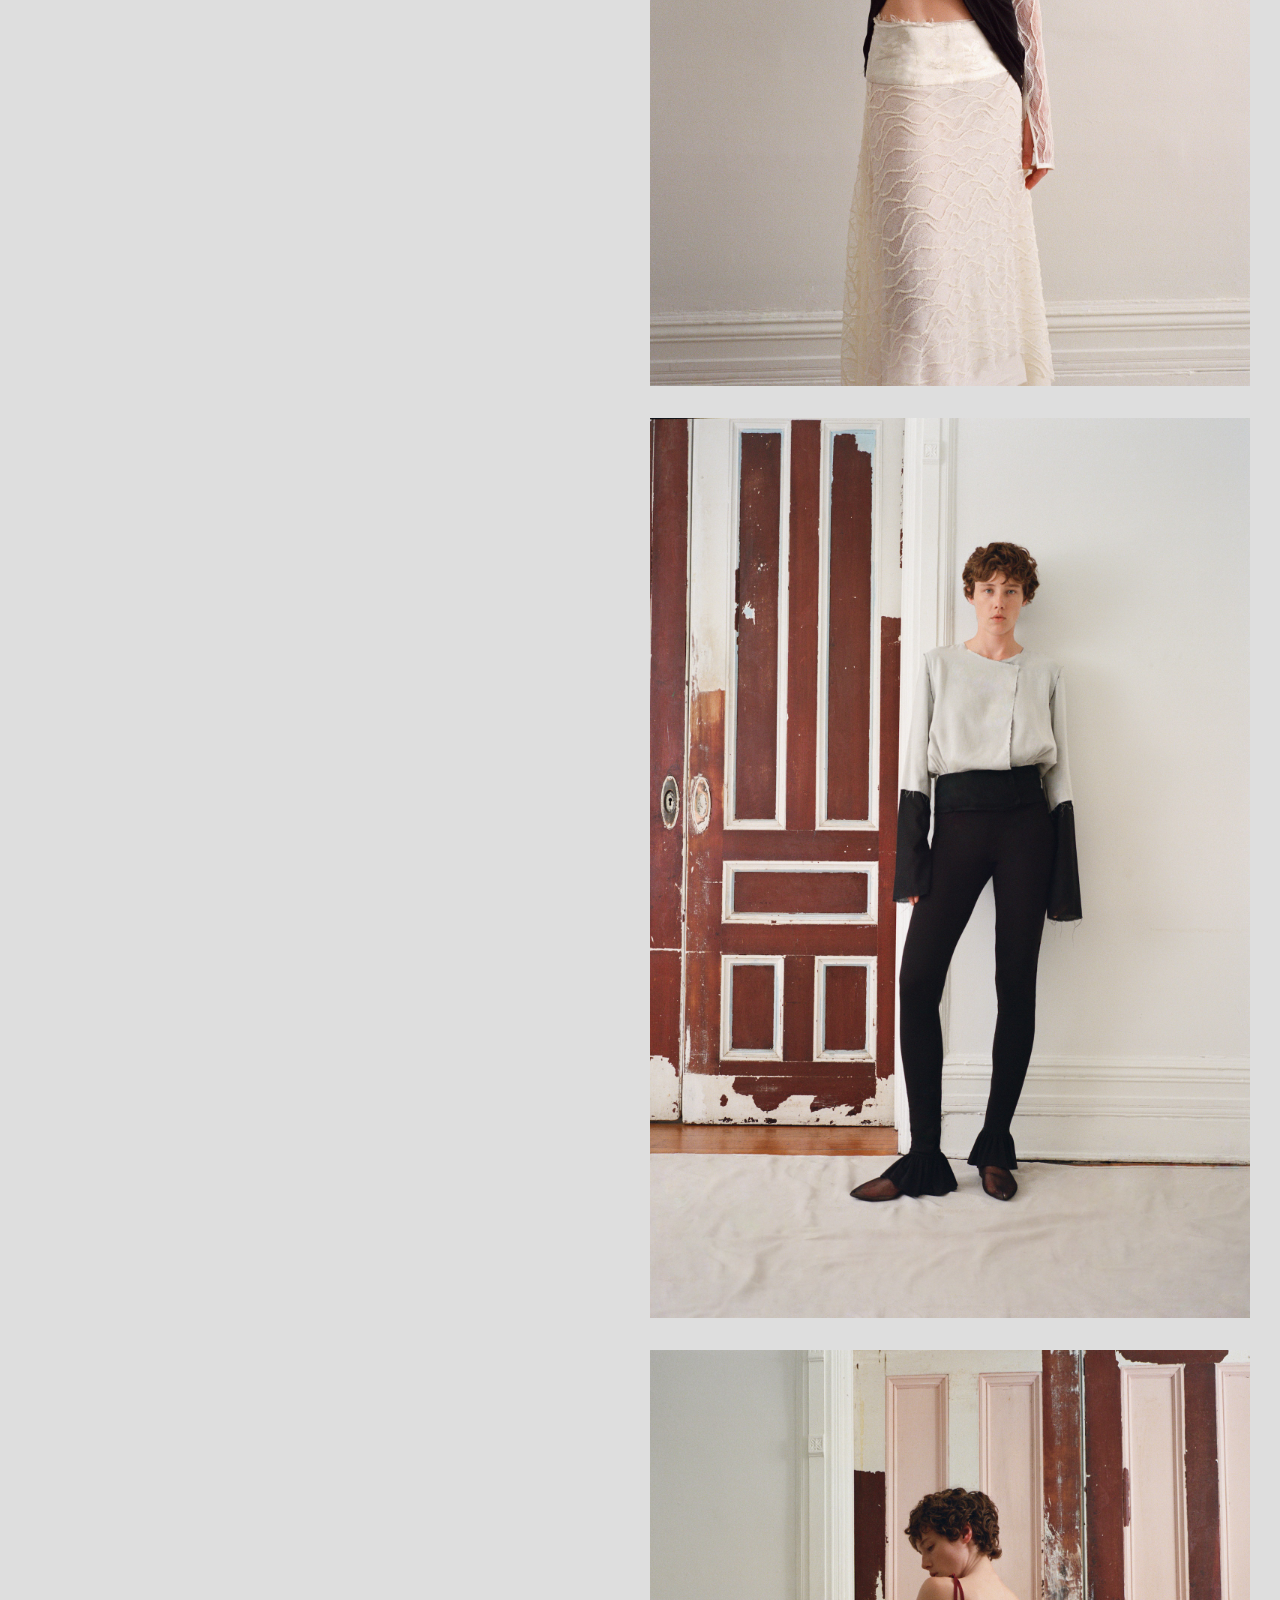
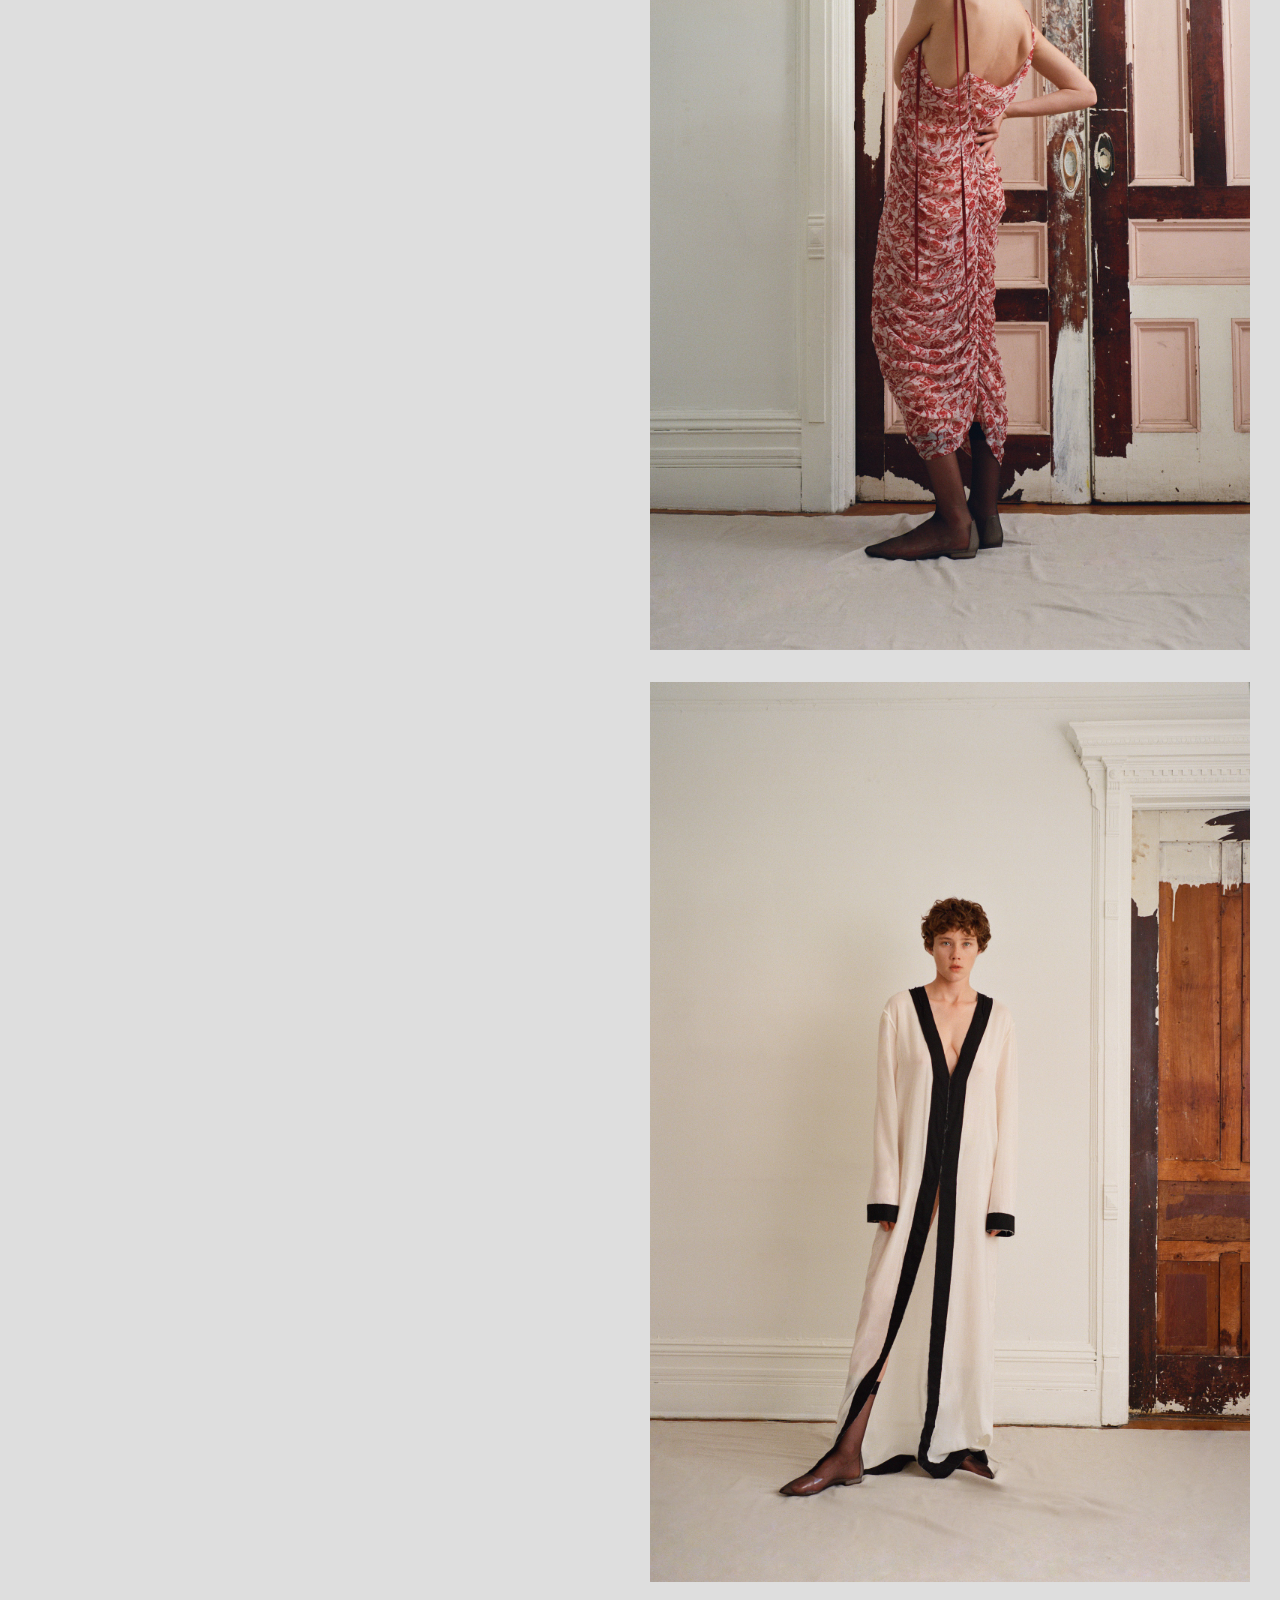
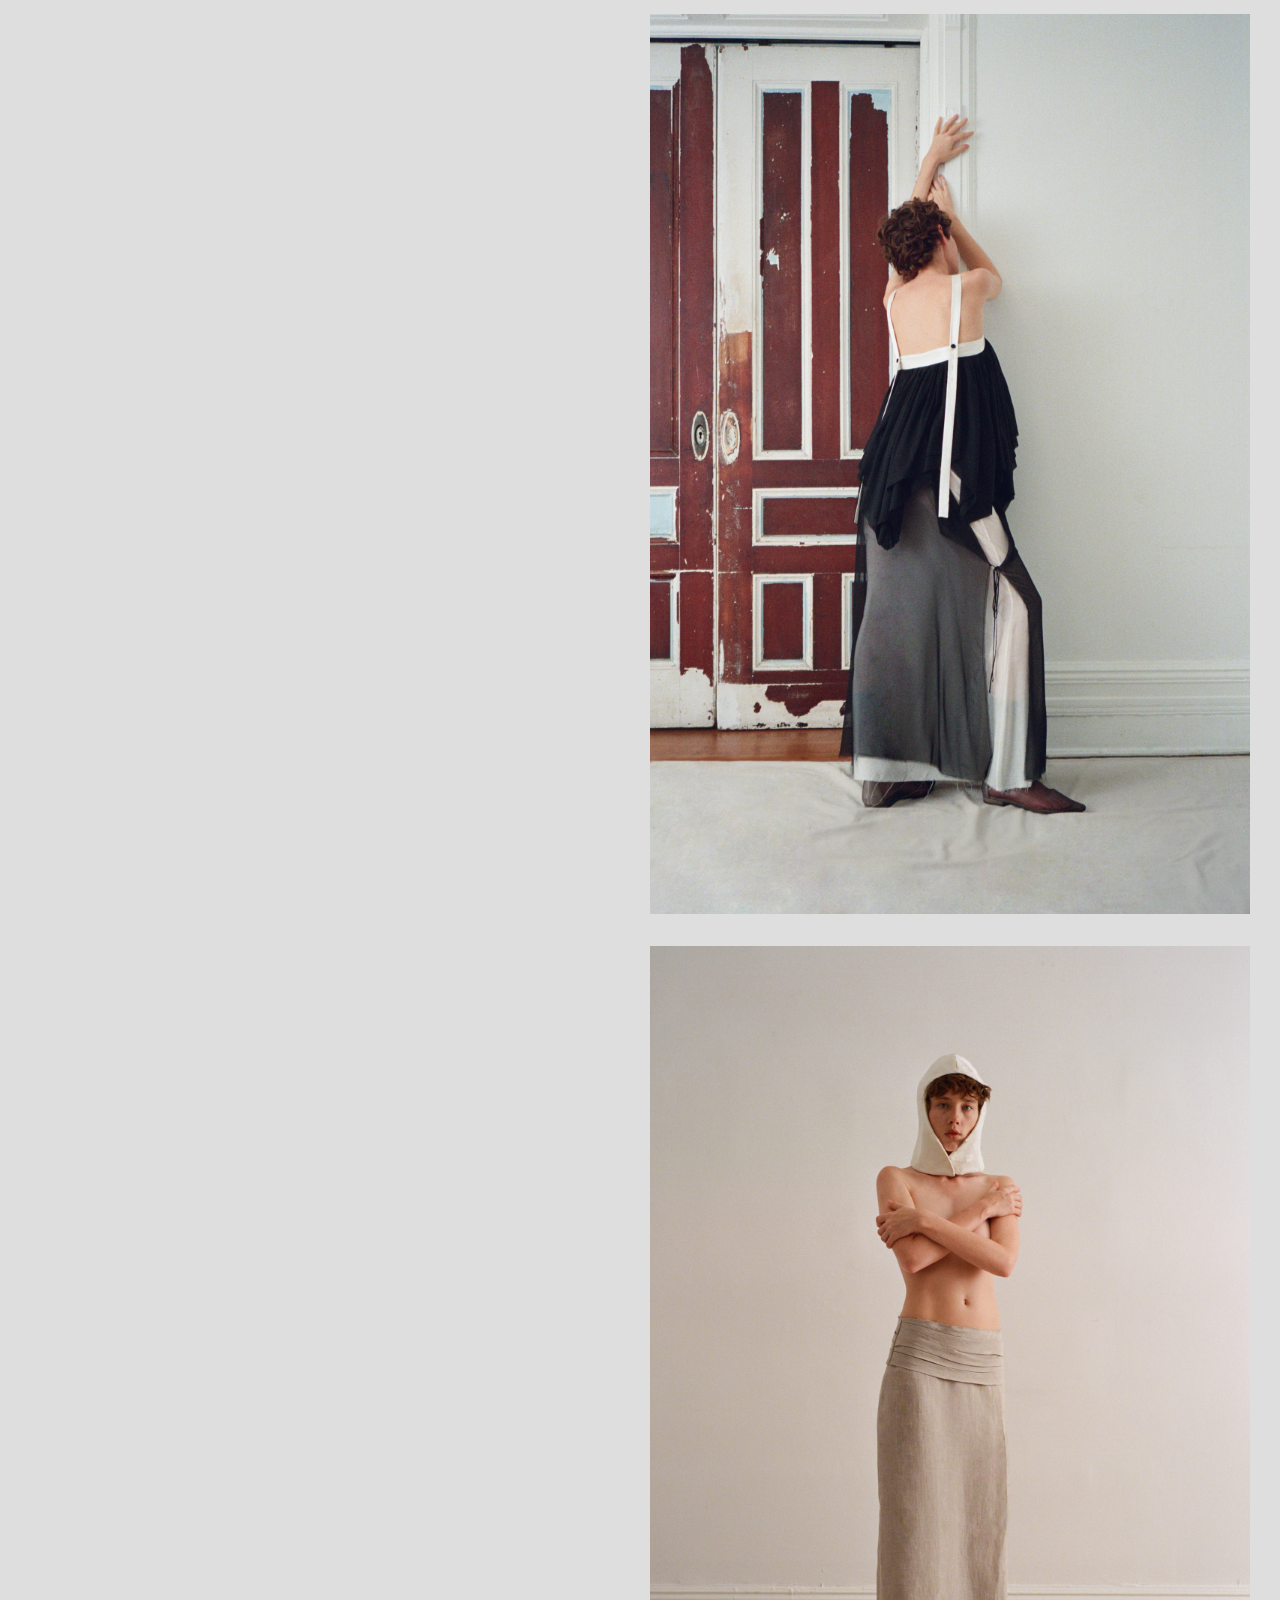
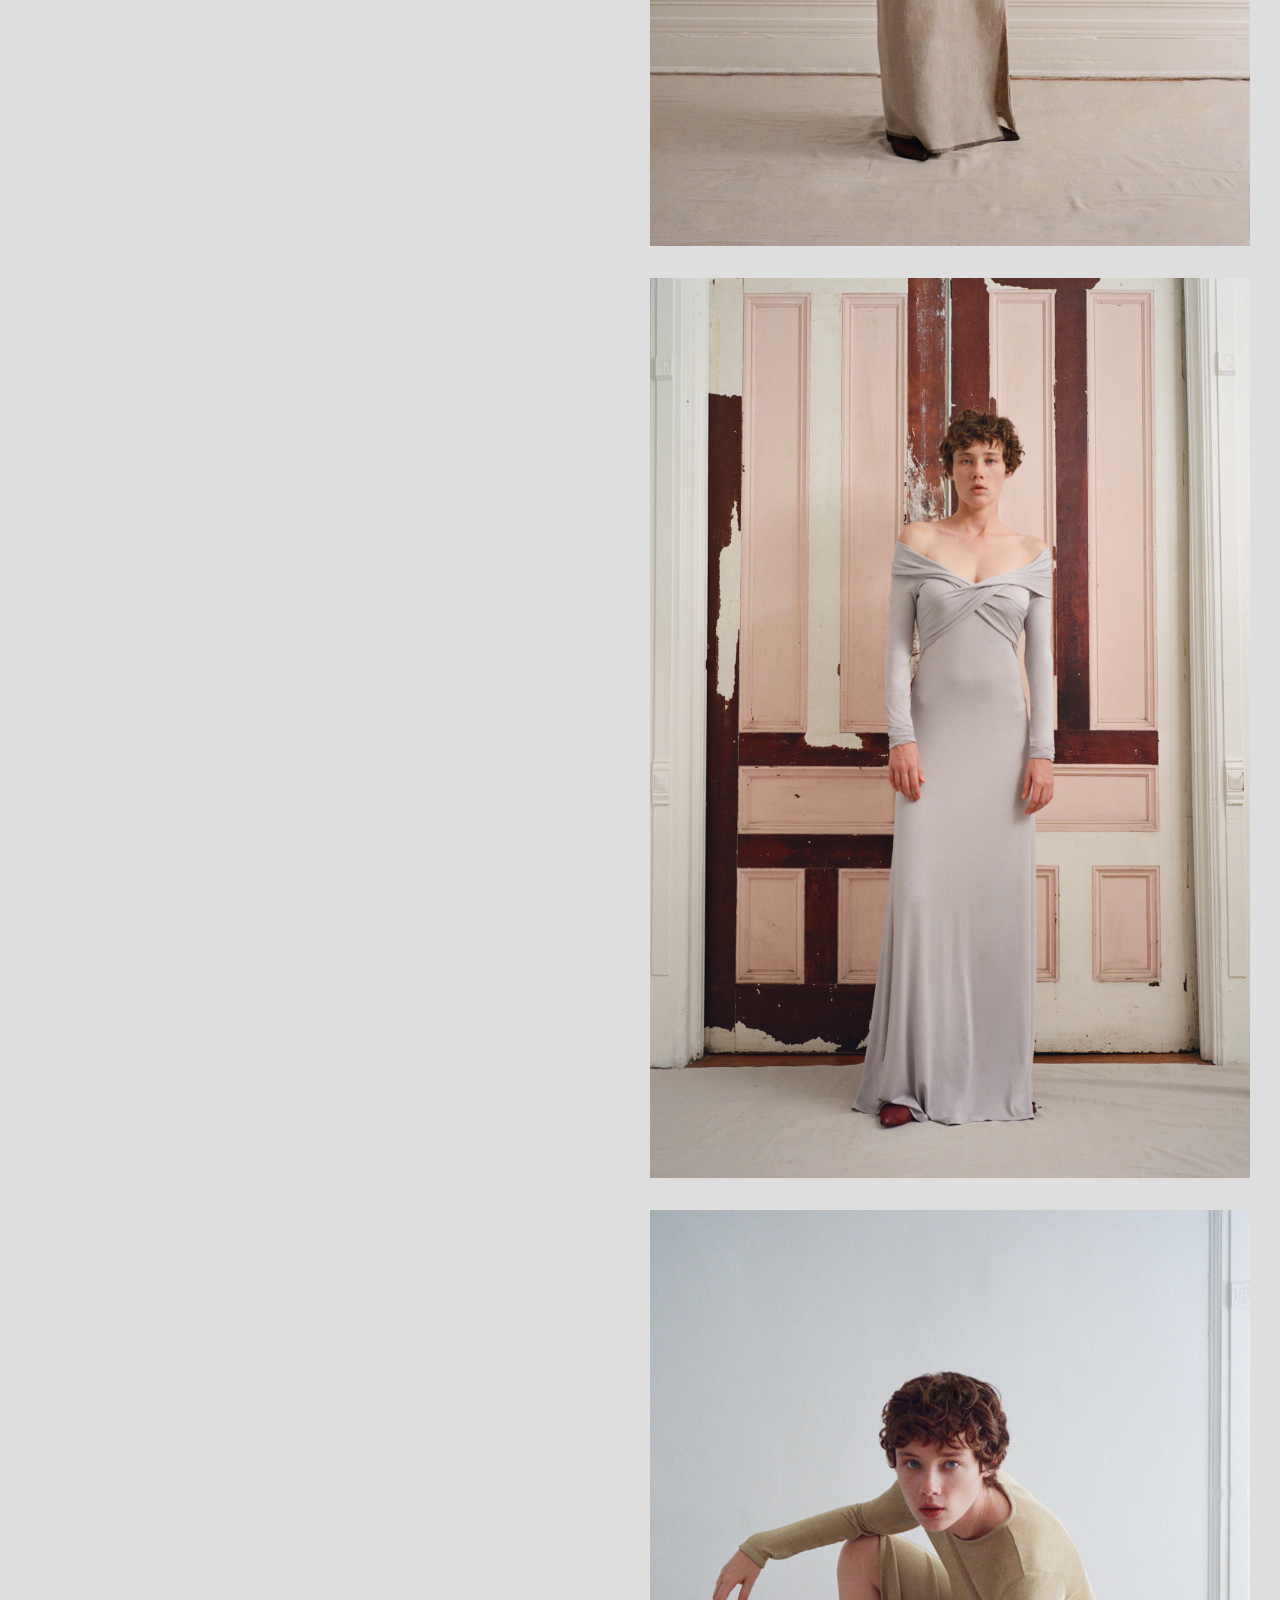
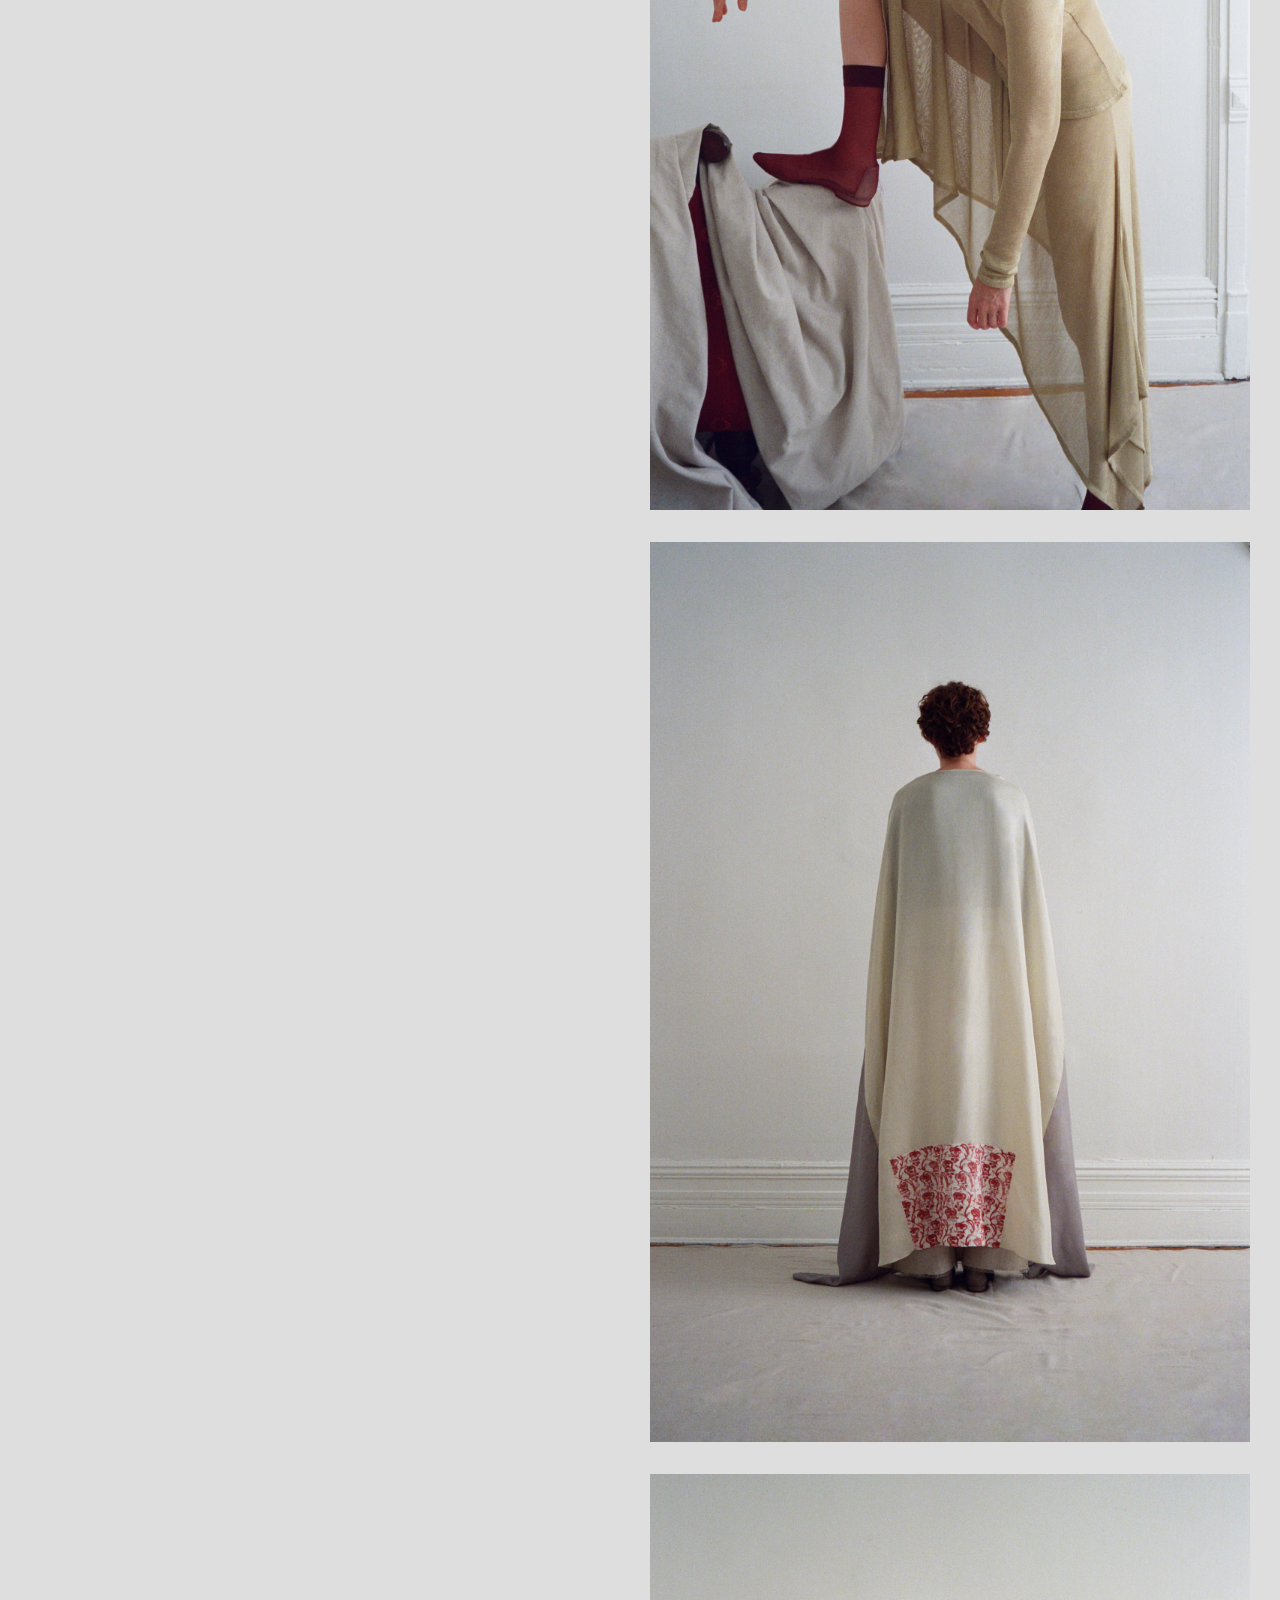
<file: collections/spring-summer-2027/index.html>
<!DOCTYPE html>
<html lang="en">

<head>
  <meta charset="UTF-8" />
  <meta name="viewport" content="width=device-width, initial-scale=1.0" />
  <title>Spring Summer 2027 | Collections | Mel Usine</title>
  <link rel="short icon" href="../../public/favicon.ico" />
  <link rel="stylesheet" href="../../style.css" />
</head>

<body class="black">
  <main class="about">
    <header>
      <h1 style="display:none;">mel usine</h1>
      <nav>
        <ul>
          <li>
            <a href="/" title="go to home page">home</a>
          </li>
          <li>
            <a href="https://shop.mel-usine.com/" title="go to shop page" target="_blank"
              rel="noopener noreferrer">shop</a>
          </li>
          <li>
            <a href="/collections/spring-summer-2027" class="active" title="go to collections page">collections</a>
            <ul class="subnav">
              <li><a href="/collections/spring-summer-2027" class="active">spring summer 2027</a></li>
              <li><a href="/collections/fall-winter-2026">fall winter 2026</a></li>
              <li><a href="/collections/spring-summer-2026">spring summer 2026</a></li>
            </ul>
          </li>
          <li>
            <a href="/press/2026" title="go to press page">press</a>
          </li>
          <li>
            <a href="/about" title="go to about page">about</a>
          </li>
          <li>
            <a href="/contact" title="go to contact page">contact</a>
          </li>
        </ul>
      </nav>
    </header>

    <article class="grid">
      <div></div>
      <div class="coming-soon">
        <div class="coming-soon">
          <figure>
            <img src="../../public/spring-summer-2027/1.jpg" alt="" />
          </figure>
          <figure>
            <img src="../../public/spring-summer-2027/1A.jpg" alt="" />
          </figure>
          <figure>
            <img src="../../public/spring-summer-2027/2.jpg" alt="" />
          </figure>
          <figure>
            <img src="../../public/spring-summer-2027/3.jpg" alt="" />
          </figure>
          <figure>
            <img src="../../public/spring-summer-2027/4.jpg" alt="" />
          </figure>
          <figure>
            <img src="../../public/spring-summer-2027/5.jpg" alt="" />
          </figure>
          <figure>
            <img src="../../public/spring-summer-2027/6.jpg" alt="" />
          </figure>
          <figure>
            <img src="../../public/spring-summer-2027/7.jpg" alt="" />
          </figure>
          <figure>
            <img src="../../public/spring-summer-2027/8.jpg" alt="" />
          </figure>
          <figure>
            <img src="../../public/spring-summer-2027/9.jpg" alt="" />
          </figure>
          <figure>
            <img src="../../public/spring-summer-2027/10.jpg" alt="" />
          </figure>
          <figure>
            <img src="../../public/spring-summer-2027/11.jpg" alt="" />
          </figure>
          <figure>
            <img src="../../public/spring-summer-2027/12.jpg" alt="" />
          </figure>
          <figure>
            <img src="../../public/spring-summer-2027/13.jpg" alt="" />
          </figure>
          <figure>
            <img src="../../public/spring-summer-2027/14.jpg" alt="" />
          </figure>
          <figure>
            <img src="../../public/spring-summer-2027/15.jpg" alt="" />
          </figure>
          <figure>
            <img src="../../public/spring-summer-2027/16.jpg" alt="" />
          </figure>
          <figure>
            <img src="../../public/spring-summer-2027/16A.jpg" alt="" />
          </figure>
          <figure>
            <img src="../../public/spring-summer-2027/17.jpg" alt="" />
          </figure>
          <figure>
            <img src="../../public/spring-summer-2027/18.jpg" alt="" />
          </figure>
          <figure>
            <img src="../../public/spring-summer-2027/19.jpg" alt="" />
            <figure>
              <img src="../../public/spring-summer-2027/20.jpg" alt="" />
            </figure>
            <figure>
              <img src="../../public/spring-summer-2027/21.jpg" alt="" />
            </figure>
            <figure>
              <img src="../../public/spring-summer-2027/22.jpg" alt="" />
            </figure>
            <figure>
              <img src="../../public/spring-summer-2027/23.jpg" alt="" />
            </figure>
            <figure>
              <img src="../../public/spring-summer-2027/24.jpg" alt="" />
            </figure>
            <figure>
              <img src="../../public/spring-summer-2027/25.jpg" alt="" />
            </figure>
            <figure>
              <img src="../../public/spring-summer-2027/26.jpg" alt="" />
            </figure>
            <figure>
              <img src="../../public/spring-summer-2027/27.jpg" alt="" />
            </figure>
        </div>
      </div>
    </article>
  </main>

  <footer>
    <div class="footer-locked">
      <?xml version="1.0" encoding="UTF-8"?>
      <svg id="Layer_1" data-name="Layer 1" xmlns="http://www.w3.org/2000/svg" viewBox="0 0 1180.61792 391.07813">
        <path
          d="M0,384.17466c7.18132-.64318,11.96657-1.84035,14.36092-3.59152,3.68242-2.66877,5.52448-8.00802,5.52448-16.01775v-71.39466c0-6.81084-.89702-11.27537-2.69278-13.39357s-4.76468-3.17645-8.90675-3.17645c-1.93297,0-3.38398.09262-4.34961.27614-.96734.18524-2.09591.50597-3.38398.96563v-4.83328l9.9427-3.31366c3.5898-1.19546,9.48133-3.35997,17.67629-6.49011,8.19154-3.12843,12.51885-4.69607,12.98022-4.69607.45966,0,.7358.23154.82842.6912.0909.46137.13893,1.3361.13893,2.62417v18.64192c9.11257-8.28587,16.98509-14.01617,23.61241-17.19262,6.62904-3.17645,13.4416-4.76468,20.43768-4.76468,9.48133,0,17.0314,3.22447,22.6485,9.66656,2.94491,3.50061,5.38556,8.24128,7.31853,14.2237,6.81084-6.90346,12.74868-12.01288,17.8135-15.32826,8.74553-5.70629,17.67629-8.56201,26.79058-8.56201,14.82058,0,24.71697,6.03217,29.68917,18.09136,2.85229,6.81427,4.281,17.58539,4.281,32.31335v57.30817c0,6.53814,1.4493,10.97865,4.34961,13.32497,2.90031,2.34803,8.12293,3.89167,15.673,4.62746v3.5898h-62.27866v-3.86594c8.00973-.7358,13.27866-2.34803,15.81193-4.83328,2.52984-2.48696,3.79733-7.54836,3.79733-15.19105v-59.51728c0-8.92905-.96734-15.51178-2.90031-19.74819-3.40799-7.54664-10.08163-11.32339-20.02433-11.32339-5.98414,0-11.92198,1.98099-17.8135,5.93783-3.40628,2.30344-7.59467,5.98586-12.56687,11.04897v70.70174c0,7.45745,1.31209,13.11915,3.93626,16.9868,2.62417,3.86594,8.16924,5.93783,16.64035,6.21397v3.5898h-63.38493v-3.5898c8.74553-1.10455,14.31461-3.22276,16.70895-6.3529,2.39434-3.12843,3.59152-10.86202,3.59152-23.19906v-38.58907c0-14.14824-.92103-23.88512-2.76138-29.21408-3.03924-9.02167-9.48304-13.53422-19.33312-13.53422-5.6171,0-11.14159,1.54363-16.57174,4.62746-5.43358,3.08555-10.21884,7.11099-14.36092,12.08149v75.53674c0,6.9978,1.21775,11.83108,3.65841,14.49984,2.43894,2.6722,7.75589,4.05289,15.95086,4.14379v3.5898H0v-3.5898Z" />
        <path
          d="M308.64221,271.69711c9.75575,8.97707,14.63705,21.70517,14.63705,38.18258h-87.68855c.91932,21.3124,5.7526,36.83619,14.49984,46.57307,8.74553,9.73517,19.10158,14.60275,31.06987,14.60275,9.66656,0,17.81522-2.52469,24.44254-7.57751,6.62904-5.0511,12.75039-12.21698,18.3675-21.49592l4.83328,1.65512c-3.77675,11.71273-10.84144,22.54559-21.19749,32.50373-10.35777,9.95985-23.03955,14.93721-38.04537,14.93721-17.30925,0-30.68053-6.53471-40.11555-19.60926-9.43673-13.07113-14.15338-28.12325-14.15338-45.15465,0-18.50471,5.47475-34.47615,16.43281-47.91946,10.95464-13.43988,25.22294-20.16154,42.80833-20.16154,12.98022,0,24.34993,4.48854,34.10911,13.4639ZM242.4959,282.26241c-2.94834,4.97049-5.06483,11.23249-6.3529,18.78085h58.27551c-1.01537-9.20519-2.7631-16.06406-5.24835-20.5766-4.51083-8.10063-12.06091-12.15181-22.64679-12.15181-10.49498,0-18.50471,4.64976-24.02748,13.94757Z" />
        <path
          d="M335.43794,383.89853c8.56029-.82842,14.36092-2.55557,17.39844-5.17974,3.03924-2.62246,4.55714-7.75417,4.55714-15.39686v-134.91509c0-6.07676-.50597-204.14781-1.5179-206.44953-1.84378-3.86765-5.57251-5.80062-11.18618-5.80062-1.28979,0-2.69278.13893-4.2124.41507-1.5179.27614-3.43029.68949-5.7303,1.24177v-4.55714c12.42795-3.31366,27.38745-7.73188,44.88022-13.25636.64318,0,1.03595.27614,1.17316.82842.13893.55228.20753,1.74945.20753,3.59152v359.45427c0,8.00973,1.38069,13.18776,4.14208,15.53579,2.7631,2.34803,8.46939,3.84536,17.12402,4.48854v3.86594h-66.8358v-3.86594Z" />
        <path
          d="M656.53452,259.89176v88.37804c0,6.262.87301,11.2788,2.62417,15.05212,3.40456,6.9978,9.66485,10.49498,18.77913,10.49498,6.26028,0,12.38164-2.0719,18.3675-6.21397,3.40456-2.30001,6.85715-5.47646,10.35605-9.52764v-75.67567c0-7.08698-1.38069-11.73674-4.14208-13.94757-2.7631-2.20911-8.28587-3.54178-16.57174-4.00315v-4.55714h44.60408v97.21618c0,6.262,1.12685,10.56358,3.38398,12.91162,2.2537,2.34803,7.01838,3.38398,14.29231,3.10784v3.86594c-5.06483,1.38069-8.79355,2.41664-11.18618,3.10784-2.39434.68949-6.39921,1.95698-12.0146,3.79733-2.39434.82842-7.64269,2.80941-15.74161,5.93783-.46137,0-.73751-.20753-.82842-.6226-.09262-.41335-.13893-.89702-.13893-1.4493v-22.23344c-6.26028,7.45745-11.96829,12.98194-17.1223,16.57174-7.82621,5.52277-16.11208,8.28587-24.85761,8.28587-8.00973,0-15.55809-2.85743-22.64679-8.5723-7.18132-5.62396-10.77112-15.0727-10.77112-28.34622v-71.75999c0-7.30824-1.56593-12.1964-4.69435-14.6645-2.0273-1.55049-6.3529-2.64647-12.98194-3.28793v-3.86594h41.29042Z" />
        <path
          d="M763.2852,344.26493h4.55714c2.11134,10.49498,4.9602,18.55273,8.54143,24.16641,6.42837,10.31146,15.8428,15.46719,28.24331,15.46719,6.88631,0,12.32847-1.91067,16.32476-5.73202,3.99629-3.81791,5.99443-8.76783,5.99443-14.84459,0-3.86594-1.15258-7.59467-3.45259-11.18447-2.30344-3.59152-6.3529-7.0887-12.15009-10.49498l-15.46204-8.83815c-11.32168-6.07676-19.65386-12.19812-24.99654-18.3675-5.34268-6.16595-8.01488-13.43988-8.01488-21.81837,0-10.30974,3.68242-18.78085,11.04725-25.40817,7.36484-6.62904,16.61633-9.9427,27.75792-9.9427,4.87787,0,10.23942.92103,16.08635,2.76138,5.84522,1.84207,9.13658,2.76138,9.87409,2.76138,1.65683,0,2.85229-.22811,3.59152-.68949.7358-.45966,1.38069-1.19546,1.93297-2.20911h3.31366l.96734,38.52732h-4.281c-1.84378-8.92905-4.32903-15.88054-7.45745-20.85274-5.70972-9.20347-13.94757-13.80864-24.71868-13.80864-6.44552,0-11.50863,1.98099-15.18933,5.93783-3.68413,3.96027-5.52448,8.61003-5.52448,13.94757,0,8.47111,6.3529,16.01775,19.05699,22.64679l18.22857,9.80549c19.60926,10.68021,29.41304,23.10816,29.41304,37.28384,0,10.86373-4.06661,19.74819-12.20155,26.65165-8.13494,6.90518-18.77227,10.35777-31.912,10.35777-5.51591,0-11.76419-.92103-18.74826-2.7631-6.98407-1.84035-11.12101-2.76138-12.40737-2.76138-1.10455,0-2.06847.39277-2.89517,1.17487-.82842.78211-1.4716,1.72544-1.92954,2.82999h-3.5898v-44.60408Z" />
        <path
          d="M858.43806,383.89853c9.84837-.91932,16.06406-2.60016,18.64192-5.04081,2.57615-2.43894,3.86594-9.04568,3.86594-19.8168v-65.87018c0-5.98243-.41335-10.12622-1.24177-12.42795-1.38241-3.77332-4.281-5.6617-8.70093-5.6617-1.01365,0-2.00158.09262-2.96892.27614-.96563.18524-3.75102.92103-8.35448,2.20911v-4.281l5.93783-1.93297c16.11037-5.24663,27.34286-9.20519,33.69576-11.87567,2.57615-1.10455,4.23298-1.65683,4.97049-1.65683.18352.64489.27614,1.3361.27614,2.0719v99.14915c0,10.49498,1.26406,17.07771,3.79733,19.74819,2.53156,2.67048,8.26186,4.37362,17.19262,5.10942v3.86594h-67.11194v-3.86594ZM880.39364,210.79324c2.62657-2.70161,5.83659-4.11992,9.63016-4.25194,4.01135-.1396,8.02235,1.43047,10.84209,4.28695,2.65872,2.69336,4.02778,5.95583,4.10569,9.78592.07986,3.9263-1.50878,7.81502-4.31863,10.55854-2.78767,2.72186-6.13503,4.08195-10.04046,4.08195-4.60296,0-8.37339-1.80235-11.31132-5.40959-1.72129-2.11343-2.77636-4.75718-2.99261-7.47428-.36177-4.54539.99994-8.40615,4.08509-11.57754Z" />
        <path
          d="M930.94071,383.89853c6.53642-.82842,11.11586-2.46295,13.74003-4.9036,2.62417-2.43722,3.93626-7.89139,3.93626-16.36249v-70.15118c0-5.8435-.55228-9.95471-1.65683-12.33018-1.75116-3.47146-5.34096-5.20718-10.77112-5.20718-.83013,0-1.68084.04631-2.55557.13721-.87644.09262-1.95698.23154-3.24506.41507v-4.83328c3.77332-1.10455,12.70409-3.95856,26.79058-8.56201l12.98022-4.281c.64318,0,1.03595.22983,1.17316.68949.13893.46309.20753,1.10627.20753,1.93468v20.29875c8.45395-7.91711,15.06927-13.34727,19.84767-16.29389,7.16931-4.51083,14.61133-6.76797,22.3312-6.76797,6.24828,0,11.94428,1.79576,17.09143,5.38556,9.92212,6.9978,14.88575,19.47205,14.88575,37.42448v64.48777c0,6.62904,1.32238,11.41601,3.97228,14.36263s7.07841,4.46624,13.28895,4.55714v3.86594h-58.965v-3.86594c6.71823-.91932,11.4143-2.78368,14.08478-5.59309,2.66877-2.80769,4.00487-8.90675,4.00487-18.29718v-58.965c0-7.91711-1.46473-14.47583-4.39592-19.67958-2.92947-5.19861-8.33046-7.8022-16.20127-7.8022-5.40271,0-10.89461,1.84378-16.47912,5.52448-3.11299,2.11821-7.14187,5.6171-12.08492,10.49498v77.33078c0,6.62904,1.4716,11.07127,4.41993,13.32668,2.94491,2.25713,7.59467,3.4766,13.94585,3.66012v3.86594h-60.34569v-3.86594Z" />
        <path
          d="M1160.45638,271.69711c9.75575,8.97707,14.63705,21.70517,14.63705,38.18258h-87.68855c.91932,21.3124,5.7526,36.83619,14.49984,46.57307,8.74553,9.73517,19.10158,14.60275,31.06987,14.60275,9.66656,0,17.81522-2.52469,24.44254-7.57751,6.62904-5.0511,12.75039-12.21698,18.3675-21.49592l4.83328,1.65512c-3.77675,11.71273-10.84144,22.54559-21.19749,32.50373-10.35777,9.95985-23.03955,14.93721-38.04537,14.93721-17.30925,0-30.68053-6.53471-40.11555-19.60926-9.43673-13.07113-14.15338-28.12325-14.15338-45.15465,0-18.50471,5.47475-34.47615,16.43281-47.91946,10.95464-13.43988,25.22294-20.16154,42.80833-20.16154,12.98022,0,24.34993,4.48854,34.10911,13.4639ZM1094.31007,282.26241c-2.94834,4.97049-5.06483,11.23249-6.3529,18.78085h58.27551c-1.01537-9.20519-2.7631-16.06406-5.24835-20.5766-4.51083-8.10063-12.06091-12.15181-22.64679-12.15181-10.49498,0-18.50471,4.64976-24.02748,13.94757Z" />
      </svg>
    </div>
  </footer>

</body>

</html>
</file>
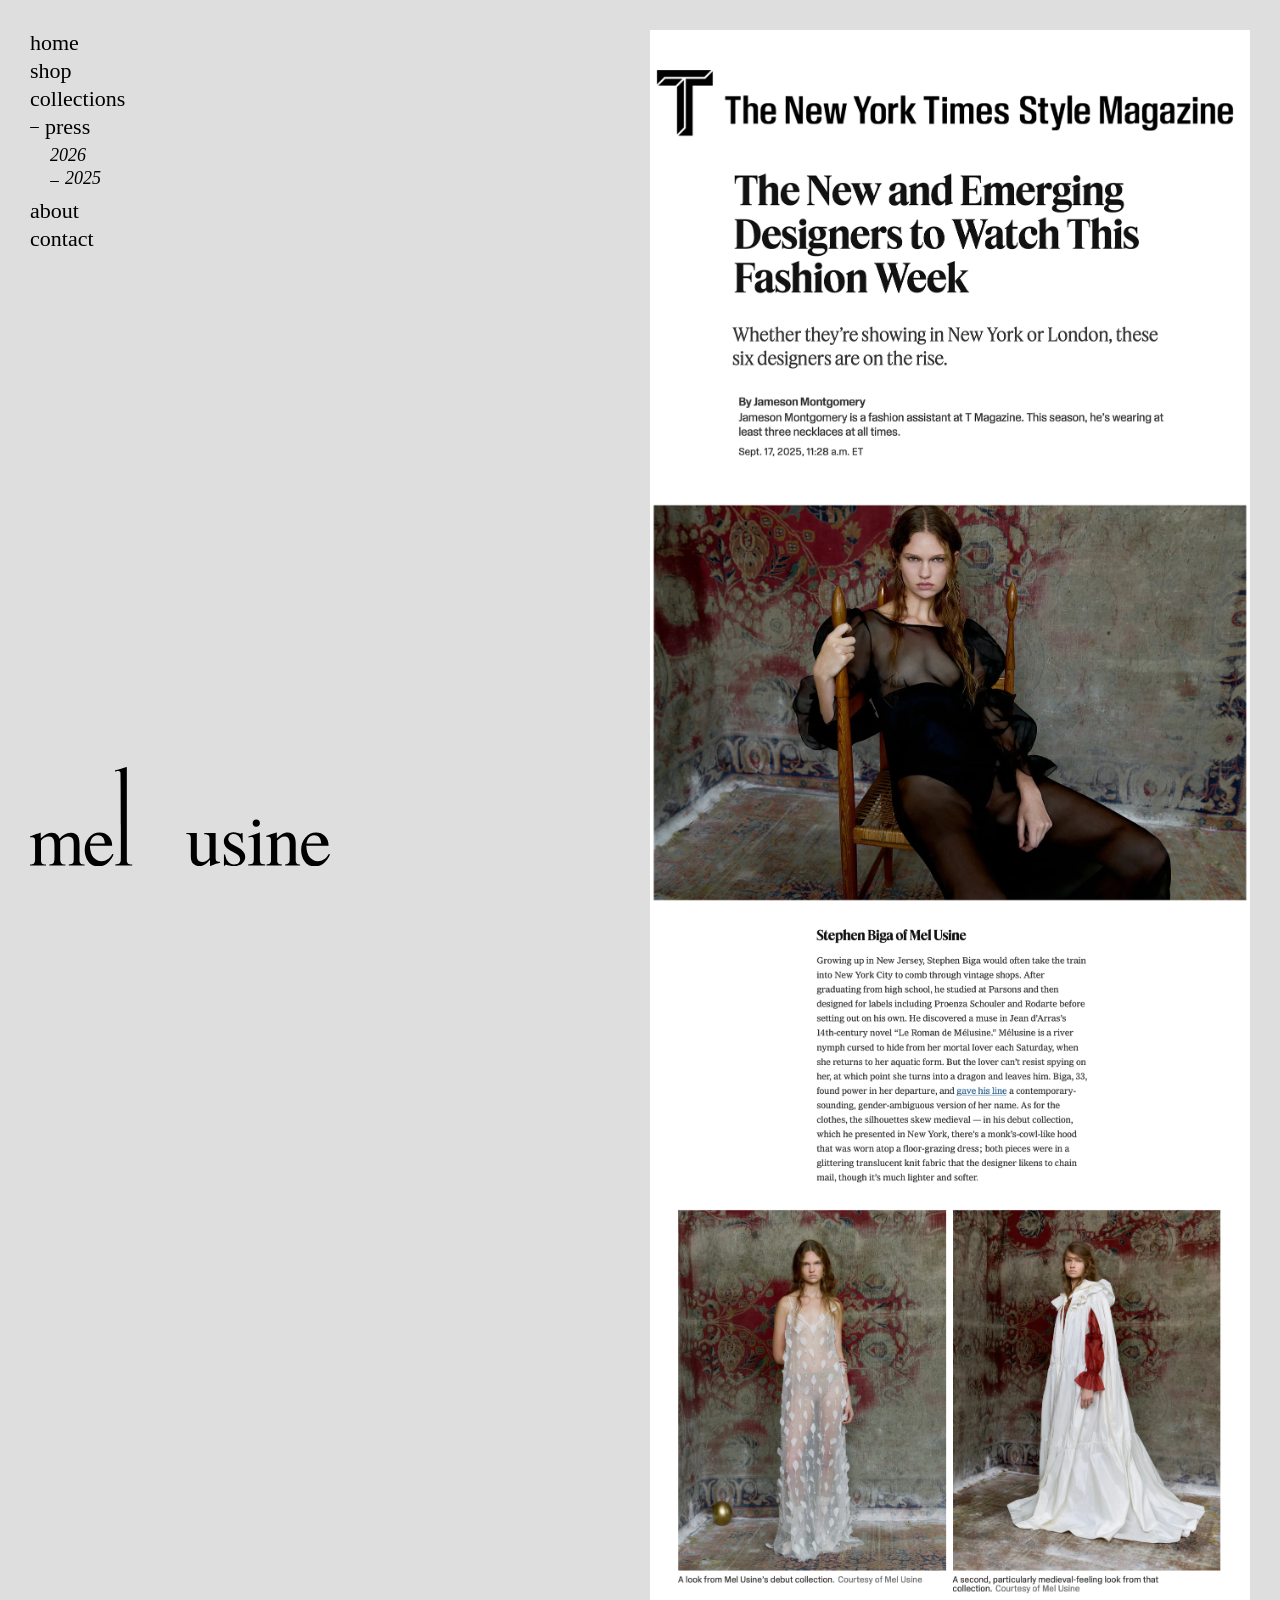
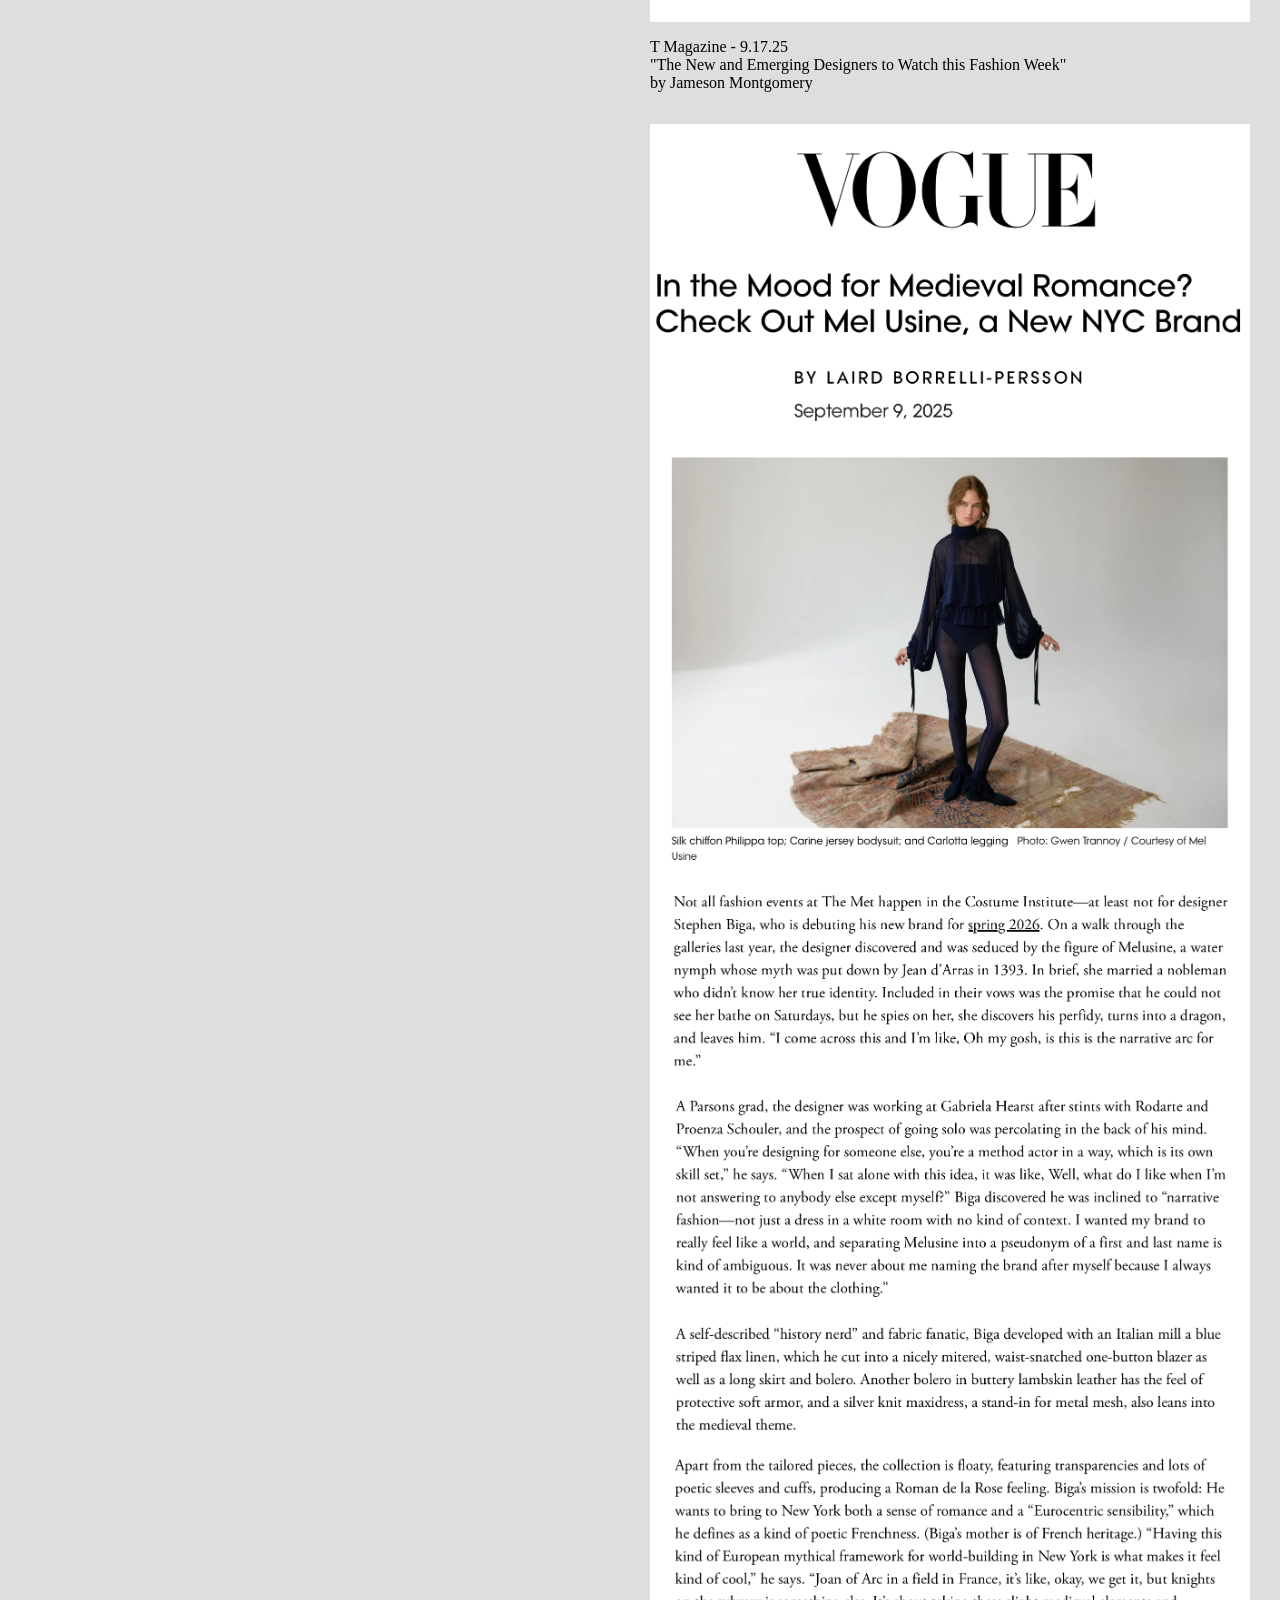
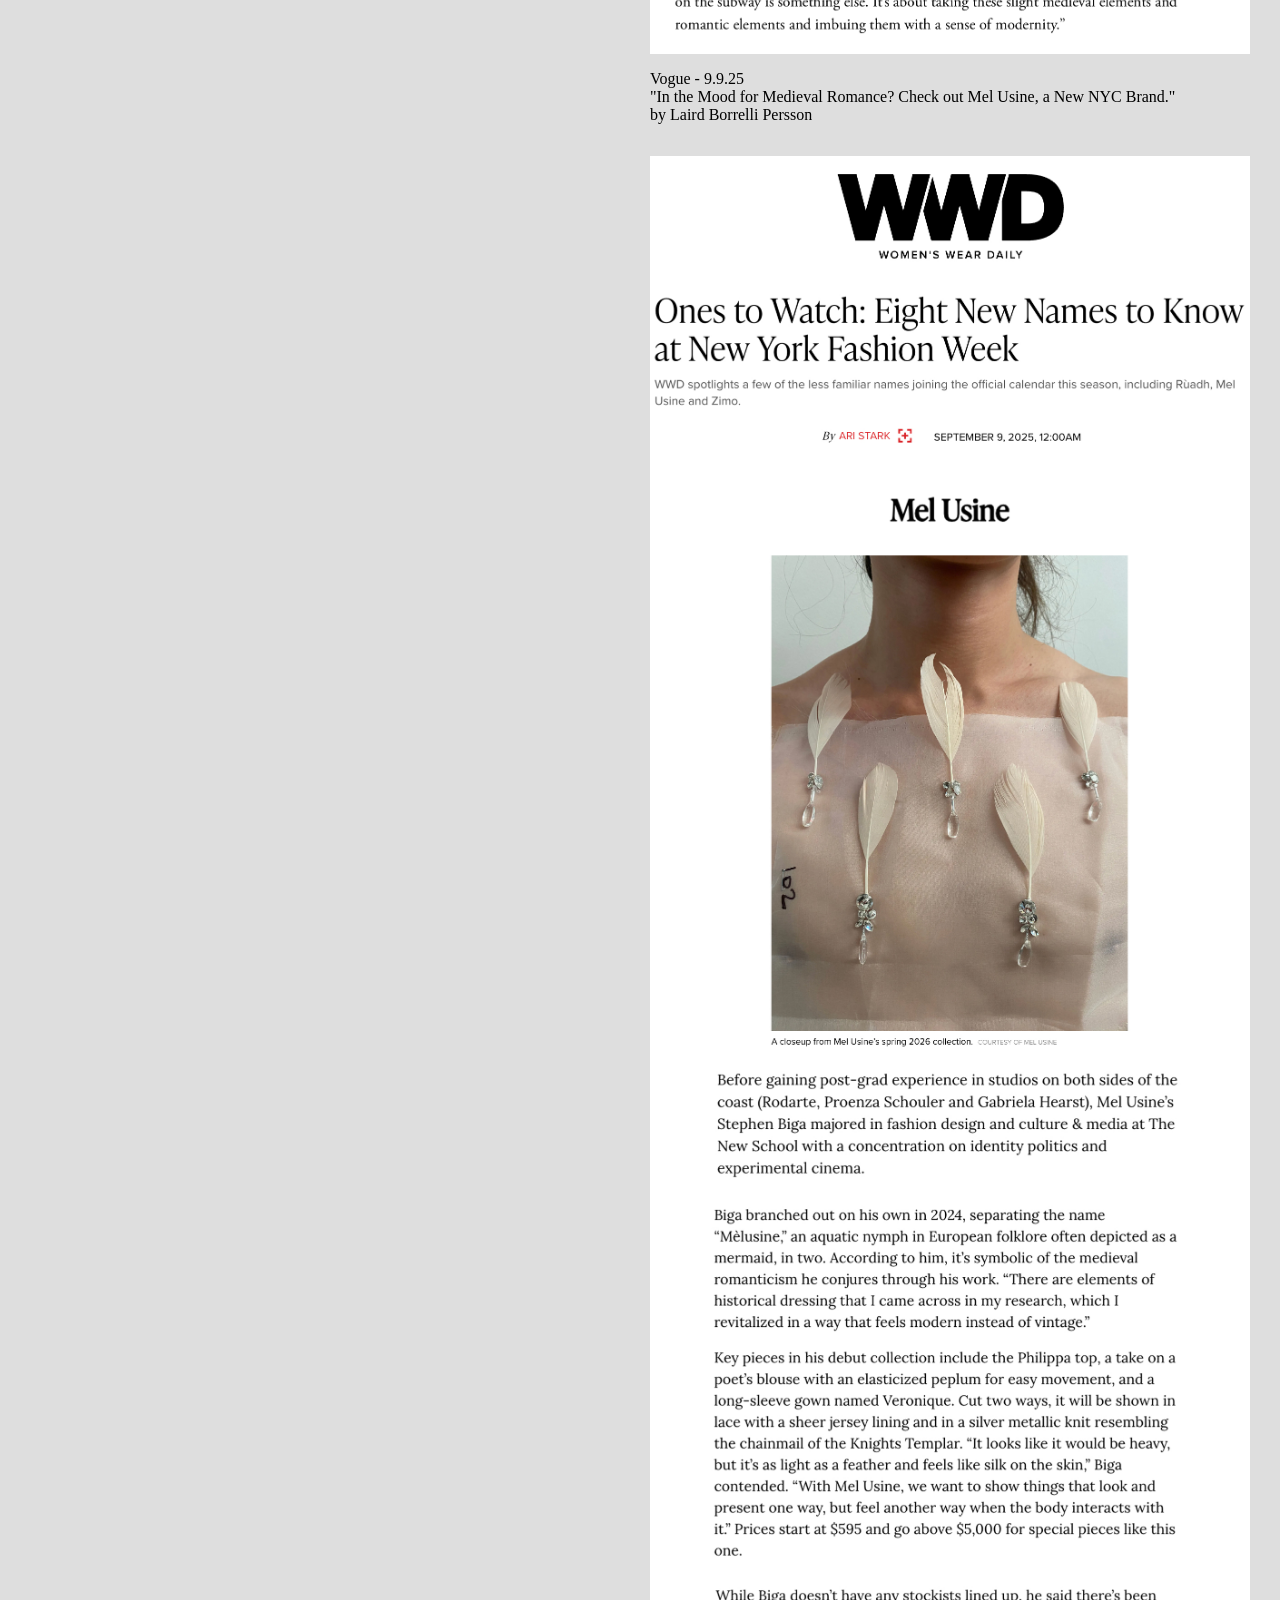
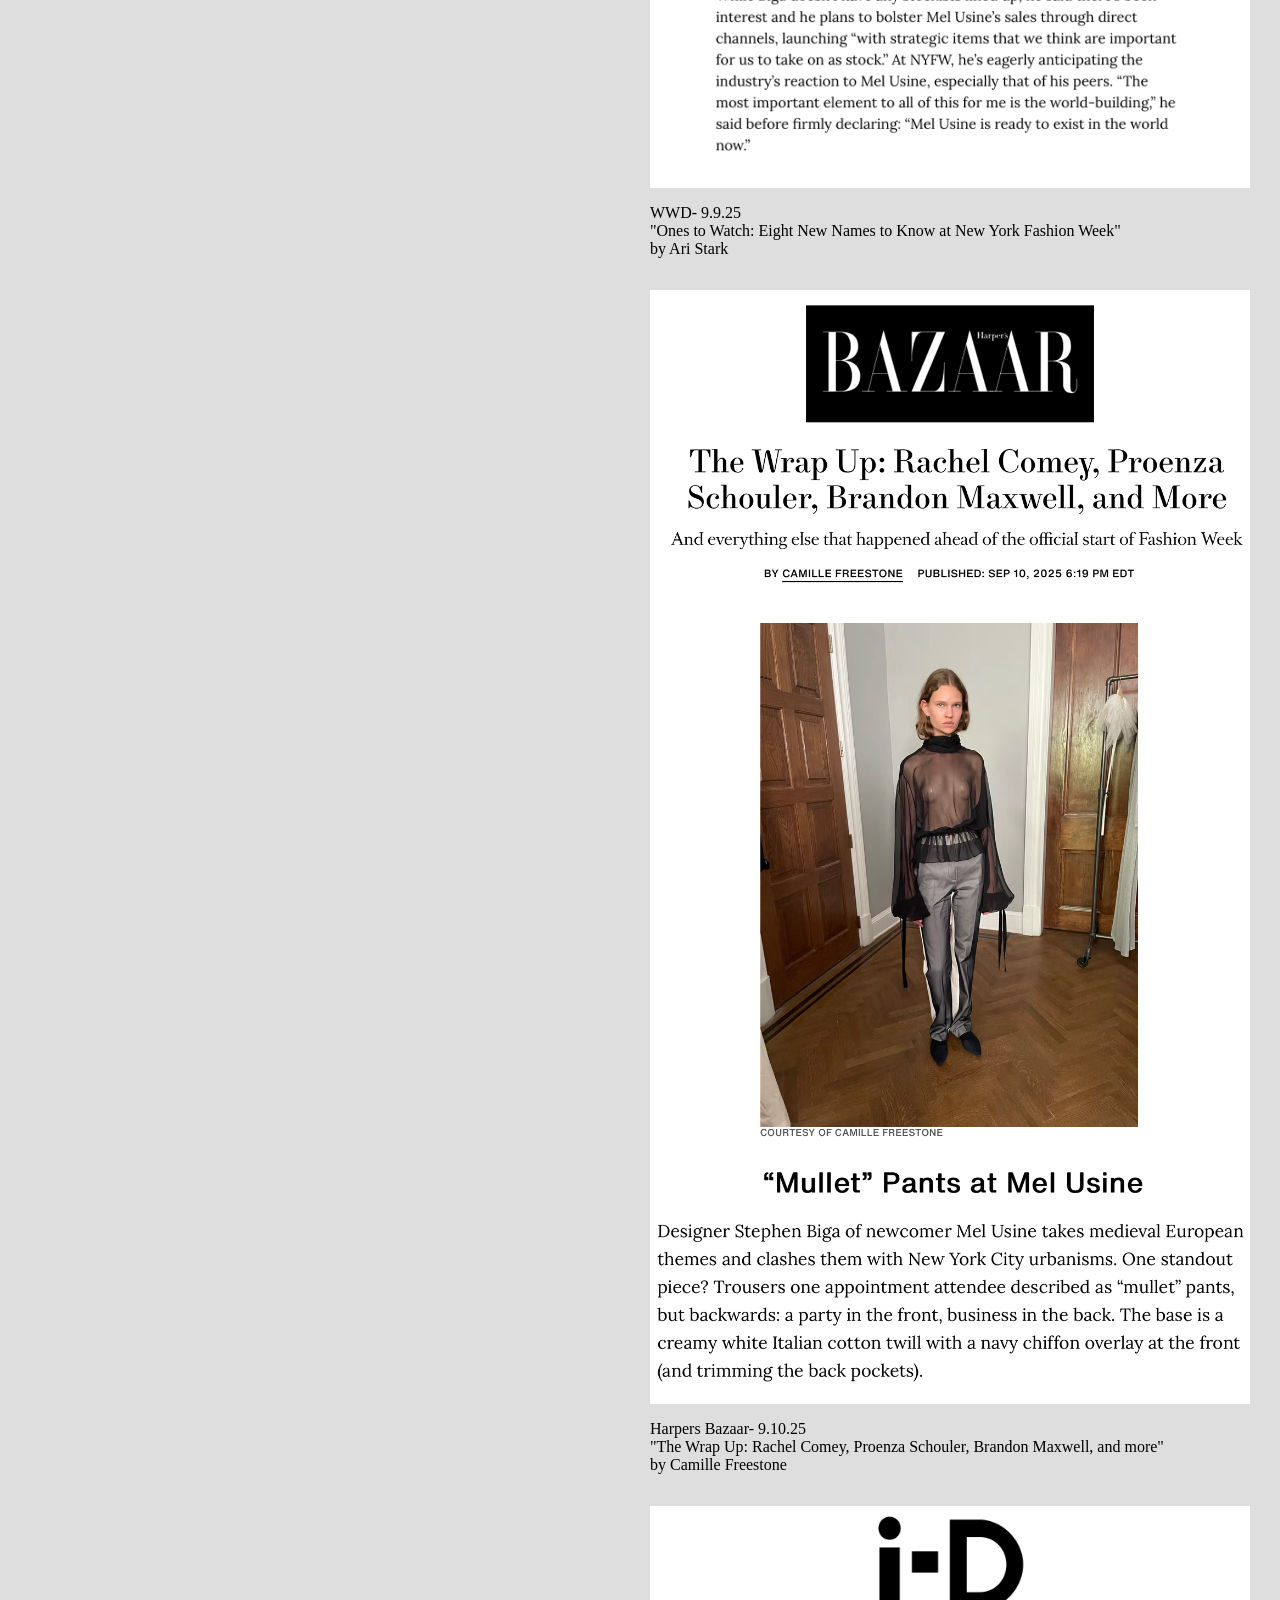
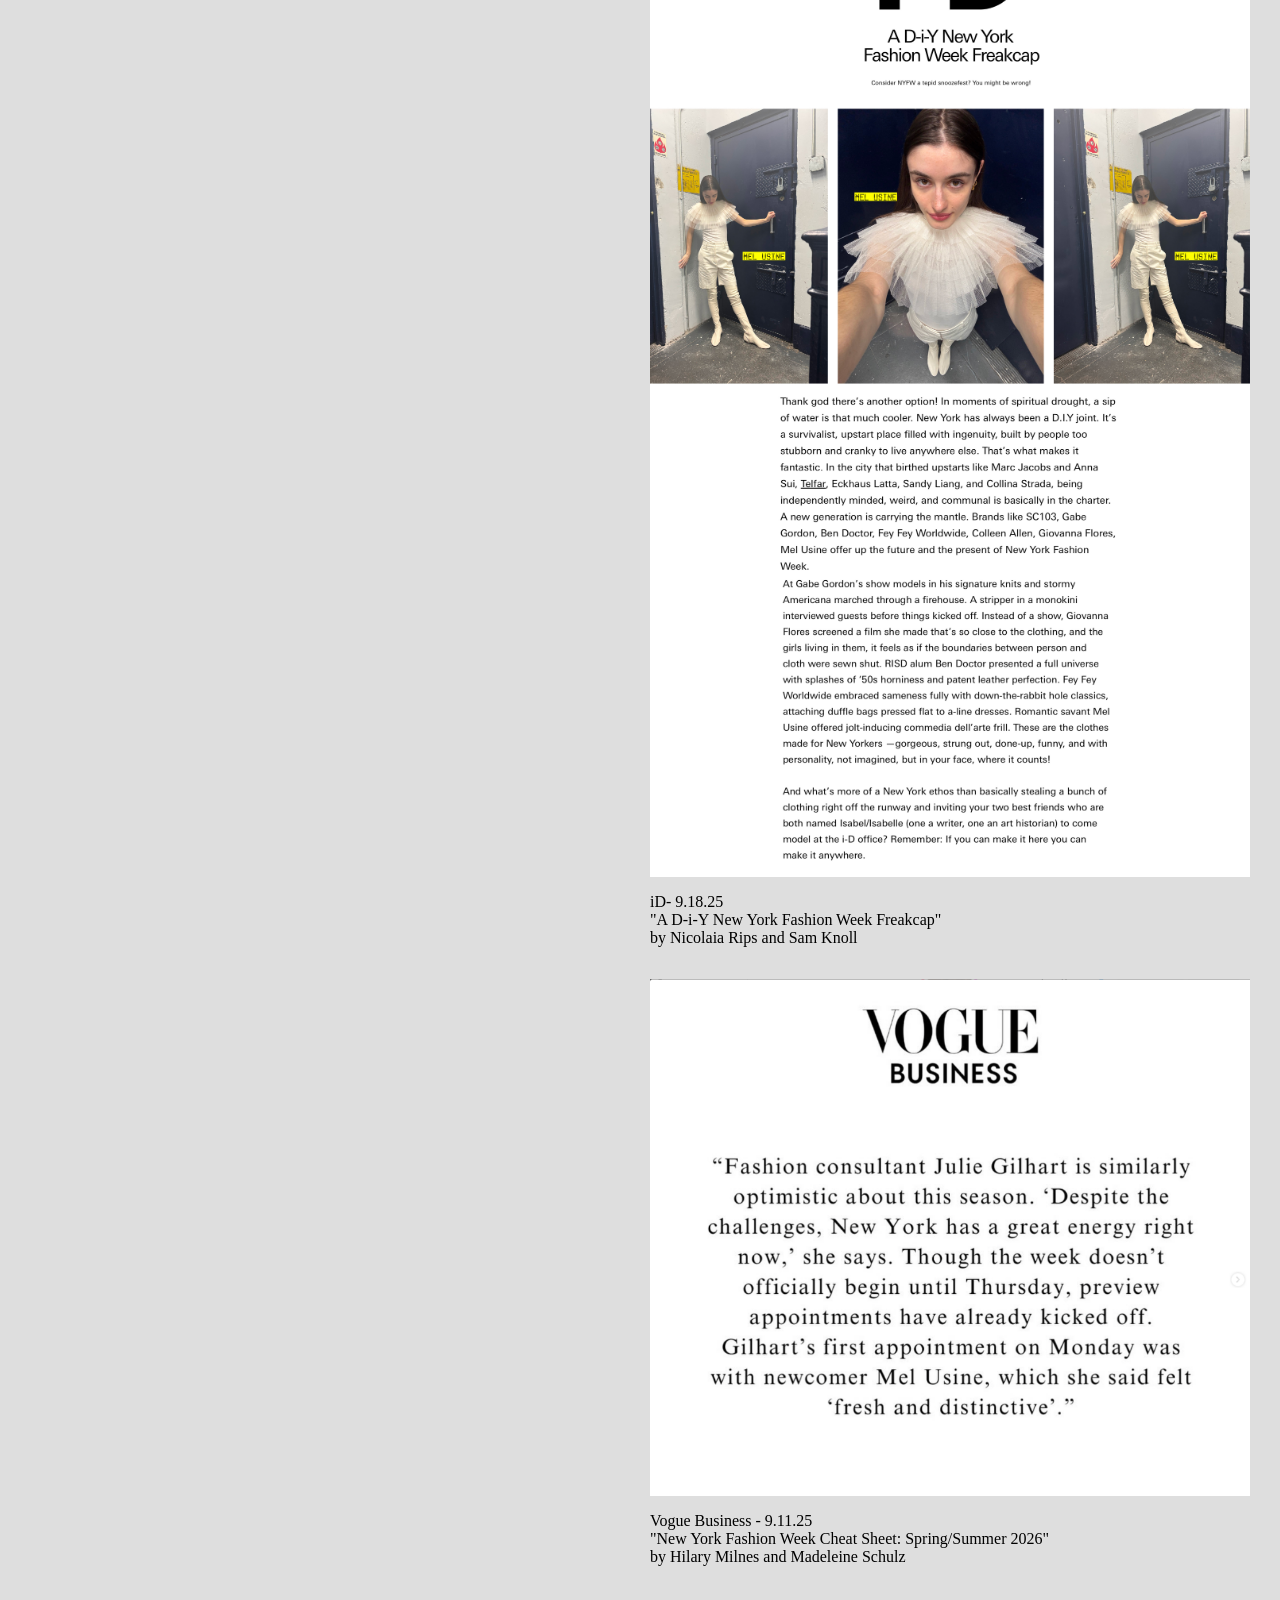
<file: press/2025/index.html>
<!DOCTYPE html>
<html lang="en">

<head>
  <meta charset="UTF-8" />
  <meta name="viewport" content="width=device-width, initial-scale=1.0" />
  <title>2025 | Press | Mel Usine</title>
  <link rel="short icon" href="../../public/favicon.ico" />
  <link rel="stylesheet" href="../../style.css" />
</head>

<body class="black">
  <main class="about press">
    <header>
      <h1 style="display:none;">mel usine</h1>
      <nav>
        <ul>
          <li>
            <a href="/" title="go to home page">home</a>
          </li>
          <li>
            <a href="https://shop.mel-usine.com/" title="go to shop page" target="_blank"
              rel="noopener noreferrer">shop</a>
          </li>
          <li>
            <a href="/collections/spring-summer-2027" title="go to collections page">collections</a>
          </li>
          <li>
            <a href="/press" class="active" title="go to press page">press</a>
            <ul class="subnav">
              <li><a href="/press/2026">2026</a></li>
              <li><a href="/press/2025" class="active">2025</a></li>
            </ul>
          </li>
          <li>
            <a href="/about" title="go to about page">about</a>
          </li>
          <li>
            <a href="/contact" title="go to contact page">contact</a>
          </li>
        </ul>
      </nav>
    </header>

    <article class="grid">
      <div></div>
      <div class="coming-soon">
        <div>
          <a href="https://www.nytimes.com/2025/09/17/t-magazine/new-designers-london-new-york-fashion-week.html"
            target=_blank rel="noopener noreferrer">
            <img src="../../public/press/tmag.png" alt="" />
          </a>
          <p>
            T Magazine - 9.17.25<br />
            "The New and Emerging Designers to Watch this Fashion Week"<br />
            by Jameson Montgomery
          </p>
        </div>

        <div class="pad-top">
          <a href="https://www.vogue.com/article/in-the-mood-for-medieval-romance-check-out-mel-usine-a-new-nyc-brand"
            target=_blank rel="noopener noreferrer">
            <img src="../../public/press/vogue.png" alt="" />
          </a>
          <p>
            Vogue - 9.9.25<br />
            "In the Mood for Medieval Romance? Check out Mel Usine, a New NYC Brand."<br />
            by Laird Borrelli Persson
          </p>

        </div>

        <div class="pad-top">
          <a href="https://wwd.com/fashion-news/fashion-features/new-york-fashion-week-ones-to-watch-spring-2026-1238110703/"
            target=_blank rel="noopener noreferrer">
            <img src="../../public/press/wwd.jpg" alt="" />
          </a>
          <p>
            WWD- 9.9.25<br />
            "Ones to Watch: Eight New Names to Know at New York Fashion Week"<br />
            by Ari Stark
          </p>
        </div>

        <div class="pad-top">
          <a href="https://www.harpersbazaar.com/fashion/a66036793/pre-fashion-week-wrap-up/" target=_blank
            rel="noopener noreferrer">
            <img src="../../public/press/harpersBazaar.png" alt="" />
          </a>
          <p>
            Harpers Bazaar- 9.10.25<br />
            "The Wrap Up: Rachel Comey, Proenza Schouler, Brandon Maxwell, and more"<br />
            by Camille Freestone
          </p>

        </div>

        <div class="pad-top">
          <a href="https://i-d.co/article/a-d-i-y-new-york-fashion-week-freakcap/" target=_blank
            rel="noopener noreferrer">
            <img src="../../public/press/i-d.jpg" alt="" />
          </a>
          <p>
            iD- 9.18.25<br />
            "A D-i-Y New York Fashion Week Freakcap"<br />
            by Nicolaia Rips and Sam Knoll
          </p>
        </div>

        <div class="pad-top">
          <a href="https://www.voguebusiness.com/story/fashion/new-york-fashion-week-cheat-sheet-spring-summer-2026"
            target=_blank rel="noopener noreferrer">
            <img src="../../public/press/voguebiz.png" alt="" />
          </a>
          <p>
            Vogue Business - 9.11.25<br />
            "New York Fashion Week Cheat Sheet: Spring/Summer 2026"<br />
            by Hilary Milnes and Madeleine Schulz
          </p>
        </div>
      </div>
    </article>
  </main>

  <footer>
    <div class="footer-locked">
      <?xml version="1.0" encoding="UTF-8"?>
      <svg id="Layer_1" data-name="Layer 1" xmlns="http://www.w3.org/2000/svg" viewBox="0 0 1180.61792 391.07813">
        <path
          d="M0,384.17466c7.18132-.64318,11.96657-1.84035,14.36092-3.59152,3.68242-2.66877,5.52448-8.00802,5.52448-16.01775v-71.39466c0-6.81084-.89702-11.27537-2.69278-13.39357s-4.76468-3.17645-8.90675-3.17645c-1.93297,0-3.38398.09262-4.34961.27614-.96734.18524-2.09591.50597-3.38398.96563v-4.83328l9.9427-3.31366c3.5898-1.19546,9.48133-3.35997,17.67629-6.49011,8.19154-3.12843,12.51885-4.69607,12.98022-4.69607.45966,0,.7358.23154.82842.6912.0909.46137.13893,1.3361.13893,2.62417v18.64192c9.11257-8.28587,16.98509-14.01617,23.61241-17.19262,6.62904-3.17645,13.4416-4.76468,20.43768-4.76468,9.48133,0,17.0314,3.22447,22.6485,9.66656,2.94491,3.50061,5.38556,8.24128,7.31853,14.2237,6.81084-6.90346,12.74868-12.01288,17.8135-15.32826,8.74553-5.70629,17.67629-8.56201,26.79058-8.56201,14.82058,0,24.71697,6.03217,29.68917,18.09136,2.85229,6.81427,4.281,17.58539,4.281,32.31335v57.30817c0,6.53814,1.4493,10.97865,4.34961,13.32497,2.90031,2.34803,8.12293,3.89167,15.673,4.62746v3.5898h-62.27866v-3.86594c8.00973-.7358,13.27866-2.34803,15.81193-4.83328,2.52984-2.48696,3.79733-7.54836,3.79733-15.19105v-59.51728c0-8.92905-.96734-15.51178-2.90031-19.74819-3.40799-7.54664-10.08163-11.32339-20.02433-11.32339-5.98414,0-11.92198,1.98099-17.8135,5.93783-3.40628,2.30344-7.59467,5.98586-12.56687,11.04897v70.70174c0,7.45745,1.31209,13.11915,3.93626,16.9868,2.62417,3.86594,8.16924,5.93783,16.64035,6.21397v3.5898h-63.38493v-3.5898c8.74553-1.10455,14.31461-3.22276,16.70895-6.3529,2.39434-3.12843,3.59152-10.86202,3.59152-23.19906v-38.58907c0-14.14824-.92103-23.88512-2.76138-29.21408-3.03924-9.02167-9.48304-13.53422-19.33312-13.53422-5.6171,0-11.14159,1.54363-16.57174,4.62746-5.43358,3.08555-10.21884,7.11099-14.36092,12.08149v75.53674c0,6.9978,1.21775,11.83108,3.65841,14.49984,2.43894,2.6722,7.75589,4.05289,15.95086,4.14379v3.5898H0v-3.5898Z" />
        <path
          d="M308.64221,271.69711c9.75575,8.97707,14.63705,21.70517,14.63705,38.18258h-87.68855c.91932,21.3124,5.7526,36.83619,14.49984,46.57307,8.74553,9.73517,19.10158,14.60275,31.06987,14.60275,9.66656,0,17.81522-2.52469,24.44254-7.57751,6.62904-5.0511,12.75039-12.21698,18.3675-21.49592l4.83328,1.65512c-3.77675,11.71273-10.84144,22.54559-21.19749,32.50373-10.35777,9.95985-23.03955,14.93721-38.04537,14.93721-17.30925,0-30.68053-6.53471-40.11555-19.60926-9.43673-13.07113-14.15338-28.12325-14.15338-45.15465,0-18.50471,5.47475-34.47615,16.43281-47.91946,10.95464-13.43988,25.22294-20.16154,42.80833-20.16154,12.98022,0,24.34993,4.48854,34.10911,13.4639ZM242.4959,282.26241c-2.94834,4.97049-5.06483,11.23249-6.3529,18.78085h58.27551c-1.01537-9.20519-2.7631-16.06406-5.24835-20.5766-4.51083-8.10063-12.06091-12.15181-22.64679-12.15181-10.49498,0-18.50471,4.64976-24.02748,13.94757Z" />
        <path
          d="M335.43794,383.89853c8.56029-.82842,14.36092-2.55557,17.39844-5.17974,3.03924-2.62246,4.55714-7.75417,4.55714-15.39686v-134.91509c0-6.07676-.50597-204.14781-1.5179-206.44953-1.84378-3.86765-5.57251-5.80062-11.18618-5.80062-1.28979,0-2.69278.13893-4.2124.41507-1.5179.27614-3.43029.68949-5.7303,1.24177v-4.55714c12.42795-3.31366,27.38745-7.73188,44.88022-13.25636.64318,0,1.03595.27614,1.17316.82842.13893.55228.20753,1.74945.20753,3.59152v359.45427c0,8.00973,1.38069,13.18776,4.14208,15.53579,2.7631,2.34803,8.46939,3.84536,17.12402,4.48854v3.86594h-66.8358v-3.86594Z" />
        <path
          d="M656.53452,259.89176v88.37804c0,6.262.87301,11.2788,2.62417,15.05212,3.40456,6.9978,9.66485,10.49498,18.77913,10.49498,6.26028,0,12.38164-2.0719,18.3675-6.21397,3.40456-2.30001,6.85715-5.47646,10.35605-9.52764v-75.67567c0-7.08698-1.38069-11.73674-4.14208-13.94757-2.7631-2.20911-8.28587-3.54178-16.57174-4.00315v-4.55714h44.60408v97.21618c0,6.262,1.12685,10.56358,3.38398,12.91162,2.2537,2.34803,7.01838,3.38398,14.29231,3.10784v3.86594c-5.06483,1.38069-8.79355,2.41664-11.18618,3.10784-2.39434.68949-6.39921,1.95698-12.0146,3.79733-2.39434.82842-7.64269,2.80941-15.74161,5.93783-.46137,0-.73751-.20753-.82842-.6226-.09262-.41335-.13893-.89702-.13893-1.4493v-22.23344c-6.26028,7.45745-11.96829,12.98194-17.1223,16.57174-7.82621,5.52277-16.11208,8.28587-24.85761,8.28587-8.00973,0-15.55809-2.85743-22.64679-8.5723-7.18132-5.62396-10.77112-15.0727-10.77112-28.34622v-71.75999c0-7.30824-1.56593-12.1964-4.69435-14.6645-2.0273-1.55049-6.3529-2.64647-12.98194-3.28793v-3.86594h41.29042Z" />
        <path
          d="M763.2852,344.26493h4.55714c2.11134,10.49498,4.9602,18.55273,8.54143,24.16641,6.42837,10.31146,15.8428,15.46719,28.24331,15.46719,6.88631,0,12.32847-1.91067,16.32476-5.73202,3.99629-3.81791,5.99443-8.76783,5.99443-14.84459,0-3.86594-1.15258-7.59467-3.45259-11.18447-2.30344-3.59152-6.3529-7.0887-12.15009-10.49498l-15.46204-8.83815c-11.32168-6.07676-19.65386-12.19812-24.99654-18.3675-5.34268-6.16595-8.01488-13.43988-8.01488-21.81837,0-10.30974,3.68242-18.78085,11.04725-25.40817,7.36484-6.62904,16.61633-9.9427,27.75792-9.9427,4.87787,0,10.23942.92103,16.08635,2.76138,5.84522,1.84207,9.13658,2.76138,9.87409,2.76138,1.65683,0,2.85229-.22811,3.59152-.68949.7358-.45966,1.38069-1.19546,1.93297-2.20911h3.31366l.96734,38.52732h-4.281c-1.84378-8.92905-4.32903-15.88054-7.45745-20.85274-5.70972-9.20347-13.94757-13.80864-24.71868-13.80864-6.44552,0-11.50863,1.98099-15.18933,5.93783-3.68413,3.96027-5.52448,8.61003-5.52448,13.94757,0,8.47111,6.3529,16.01775,19.05699,22.64679l18.22857,9.80549c19.60926,10.68021,29.41304,23.10816,29.41304,37.28384,0,10.86373-4.06661,19.74819-12.20155,26.65165-8.13494,6.90518-18.77227,10.35777-31.912,10.35777-5.51591,0-11.76419-.92103-18.74826-2.7631-6.98407-1.84035-11.12101-2.76138-12.40737-2.76138-1.10455,0-2.06847.39277-2.89517,1.17487-.82842.78211-1.4716,1.72544-1.92954,2.82999h-3.5898v-44.60408Z" />
        <path
          d="M858.43806,383.89853c9.84837-.91932,16.06406-2.60016,18.64192-5.04081,2.57615-2.43894,3.86594-9.04568,3.86594-19.8168v-65.87018c0-5.98243-.41335-10.12622-1.24177-12.42795-1.38241-3.77332-4.281-5.6617-8.70093-5.6617-1.01365,0-2.00158.09262-2.96892.27614-.96563.18524-3.75102.92103-8.35448,2.20911v-4.281l5.93783-1.93297c16.11037-5.24663,27.34286-9.20519,33.69576-11.87567,2.57615-1.10455,4.23298-1.65683,4.97049-1.65683.18352.64489.27614,1.3361.27614,2.0719v99.14915c0,10.49498,1.26406,17.07771,3.79733,19.74819,2.53156,2.67048,8.26186,4.37362,17.19262,5.10942v3.86594h-67.11194v-3.86594ZM880.39364,210.79324c2.62657-2.70161,5.83659-4.11992,9.63016-4.25194,4.01135-.1396,8.02235,1.43047,10.84209,4.28695,2.65872,2.69336,4.02778,5.95583,4.10569,9.78592.07986,3.9263-1.50878,7.81502-4.31863,10.55854-2.78767,2.72186-6.13503,4.08195-10.04046,4.08195-4.60296,0-8.37339-1.80235-11.31132-5.40959-1.72129-2.11343-2.77636-4.75718-2.99261-7.47428-.36177-4.54539.99994-8.40615,4.08509-11.57754Z" />
        <path
          d="M930.94071,383.89853c6.53642-.82842,11.11586-2.46295,13.74003-4.9036,2.62417-2.43722,3.93626-7.89139,3.93626-16.36249v-70.15118c0-5.8435-.55228-9.95471-1.65683-12.33018-1.75116-3.47146-5.34096-5.20718-10.77112-5.20718-.83013,0-1.68084.04631-2.55557.13721-.87644.09262-1.95698.23154-3.24506.41507v-4.83328c3.77332-1.10455,12.70409-3.95856,26.79058-8.56201l12.98022-4.281c.64318,0,1.03595.22983,1.17316.68949.13893.46309.20753,1.10627.20753,1.93468v20.29875c8.45395-7.91711,15.06927-13.34727,19.84767-16.29389,7.16931-4.51083,14.61133-6.76797,22.3312-6.76797,6.24828,0,11.94428,1.79576,17.09143,5.38556,9.92212,6.9978,14.88575,19.47205,14.88575,37.42448v64.48777c0,6.62904,1.32238,11.41601,3.97228,14.36263s7.07841,4.46624,13.28895,4.55714v3.86594h-58.965v-3.86594c6.71823-.91932,11.4143-2.78368,14.08478-5.59309,2.66877-2.80769,4.00487-8.90675,4.00487-18.29718v-58.965c0-7.91711-1.46473-14.47583-4.39592-19.67958-2.92947-5.19861-8.33046-7.8022-16.20127-7.8022-5.40271,0-10.89461,1.84378-16.47912,5.52448-3.11299,2.11821-7.14187,5.6171-12.08492,10.49498v77.33078c0,6.62904,1.4716,11.07127,4.41993,13.32668,2.94491,2.25713,7.59467,3.4766,13.94585,3.66012v3.86594h-60.34569v-3.86594Z" />
        <path
          d="M1160.45638,271.69711c9.75575,8.97707,14.63705,21.70517,14.63705,38.18258h-87.68855c.91932,21.3124,5.7526,36.83619,14.49984,46.57307,8.74553,9.73517,19.10158,14.60275,31.06987,14.60275,9.66656,0,17.81522-2.52469,24.44254-7.57751,6.62904-5.0511,12.75039-12.21698,18.3675-21.49592l4.83328,1.65512c-3.77675,11.71273-10.84144,22.54559-21.19749,32.50373-10.35777,9.95985-23.03955,14.93721-38.04537,14.93721-17.30925,0-30.68053-6.53471-40.11555-19.60926-9.43673-13.07113-14.15338-28.12325-14.15338-45.15465,0-18.50471,5.47475-34.47615,16.43281-47.91946,10.95464-13.43988,25.22294-20.16154,42.80833-20.16154,12.98022,0,24.34993,4.48854,34.10911,13.4639ZM1094.31007,282.26241c-2.94834,4.97049-5.06483,11.23249-6.3529,18.78085h58.27551c-1.01537-9.20519-2.7631-16.06406-5.24835-20.5766-4.51083-8.10063-12.06091-12.15181-22.64679-12.15181-10.49498,0-18.50471,4.64976-24.02748,13.94757Z" />
      </svg>
    </div>
  </footer>

</body>

</html>
</file>
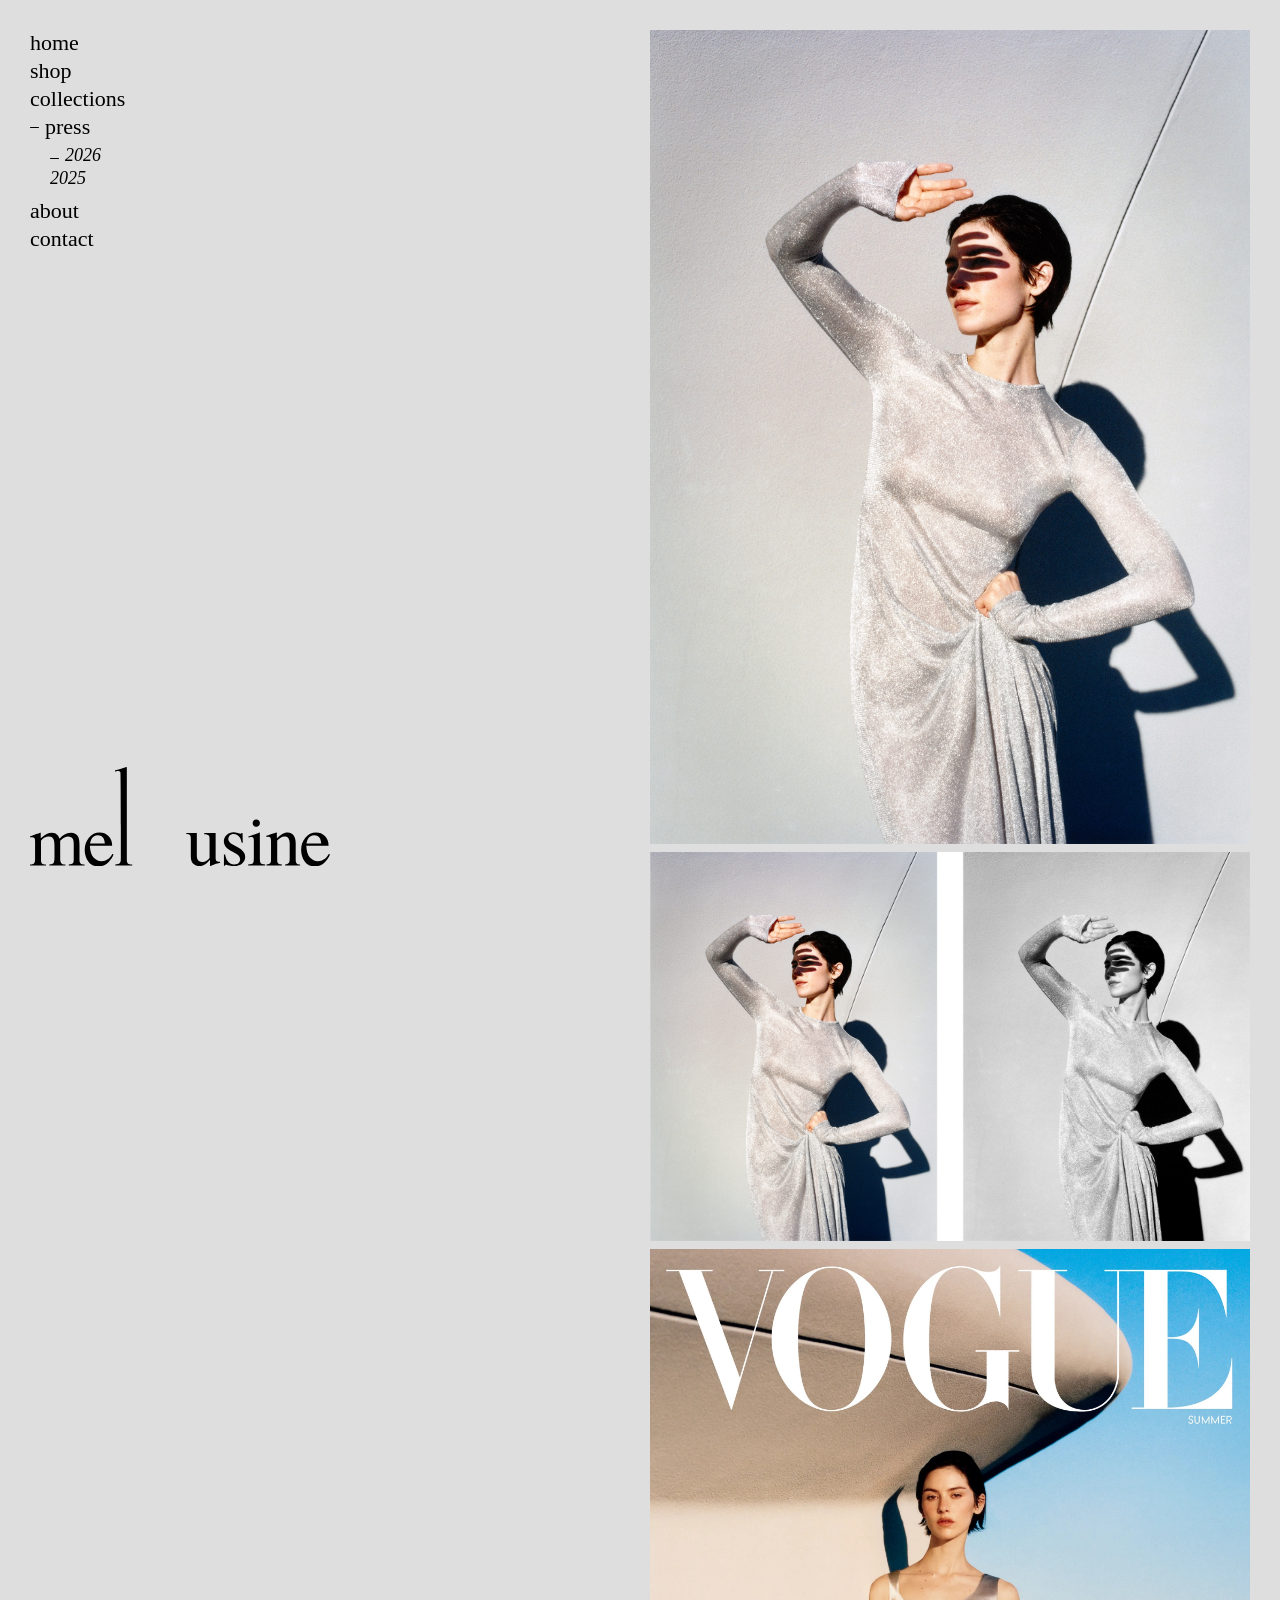
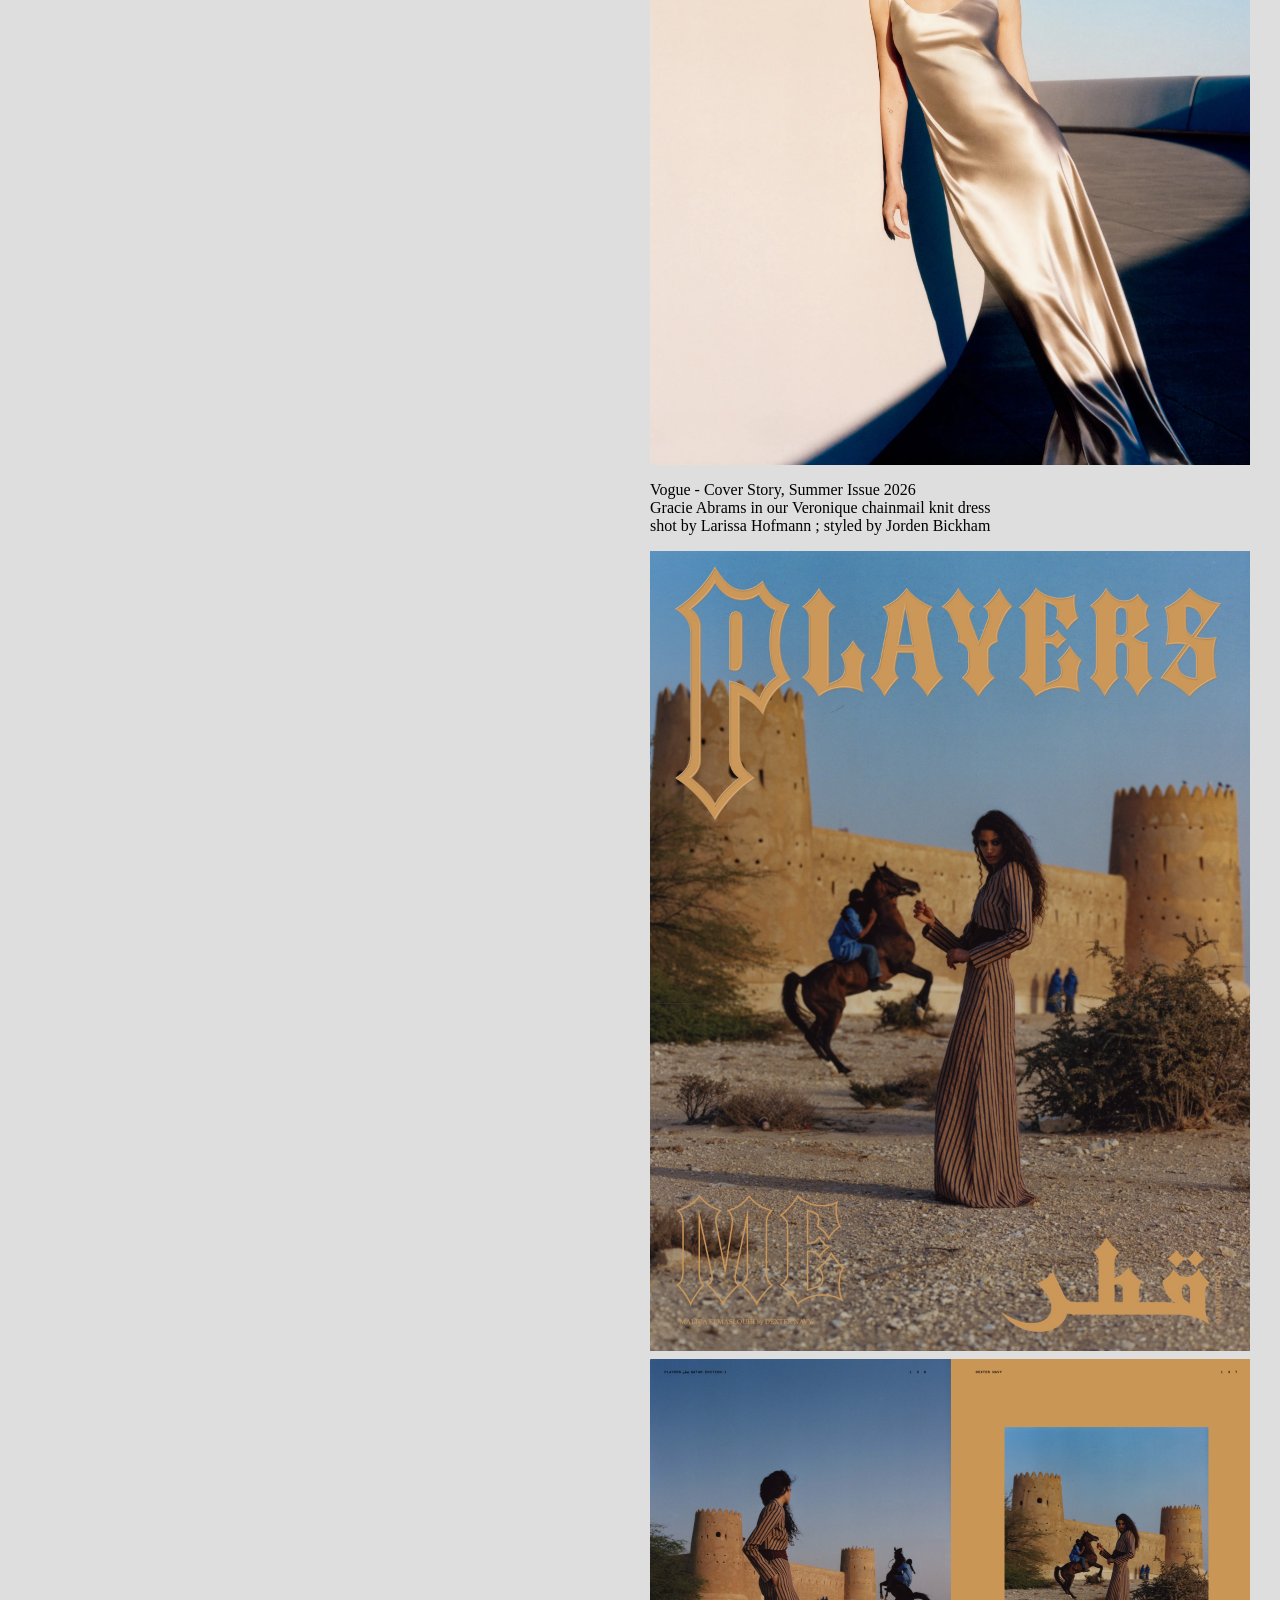
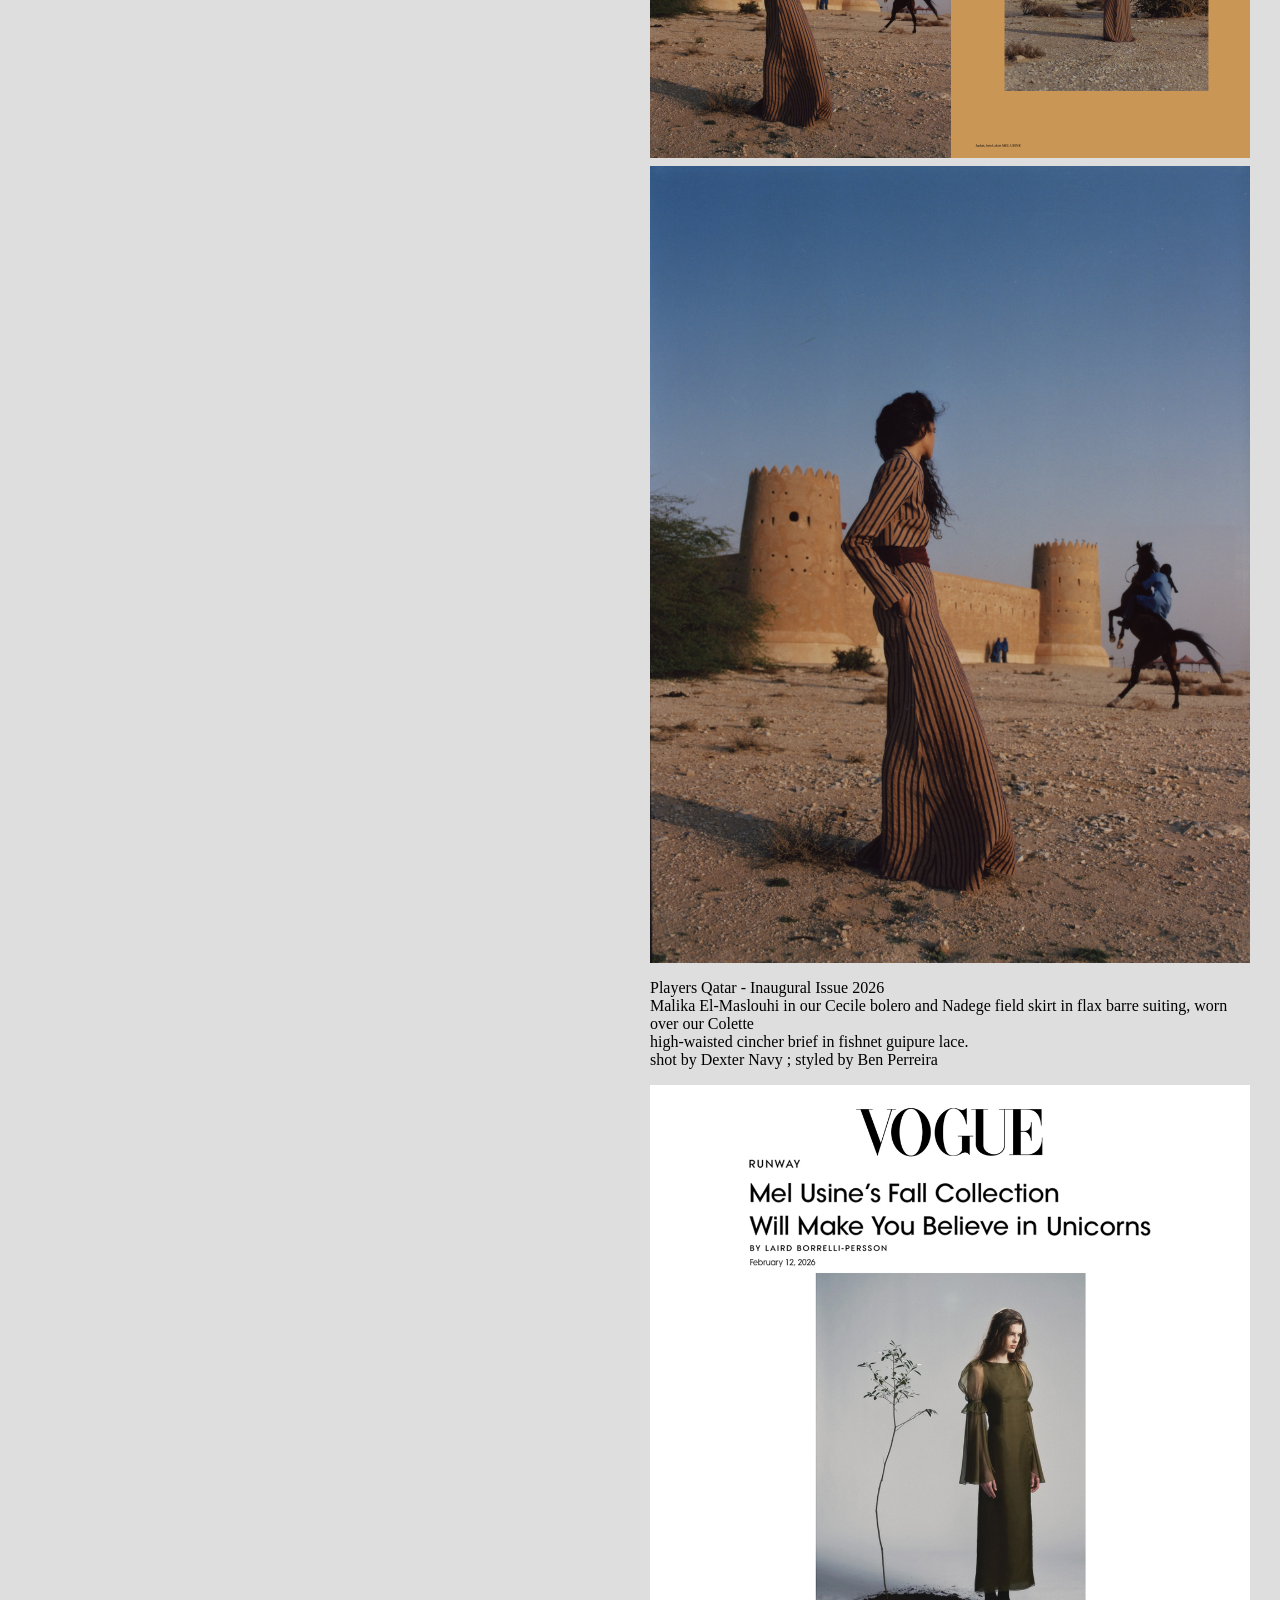
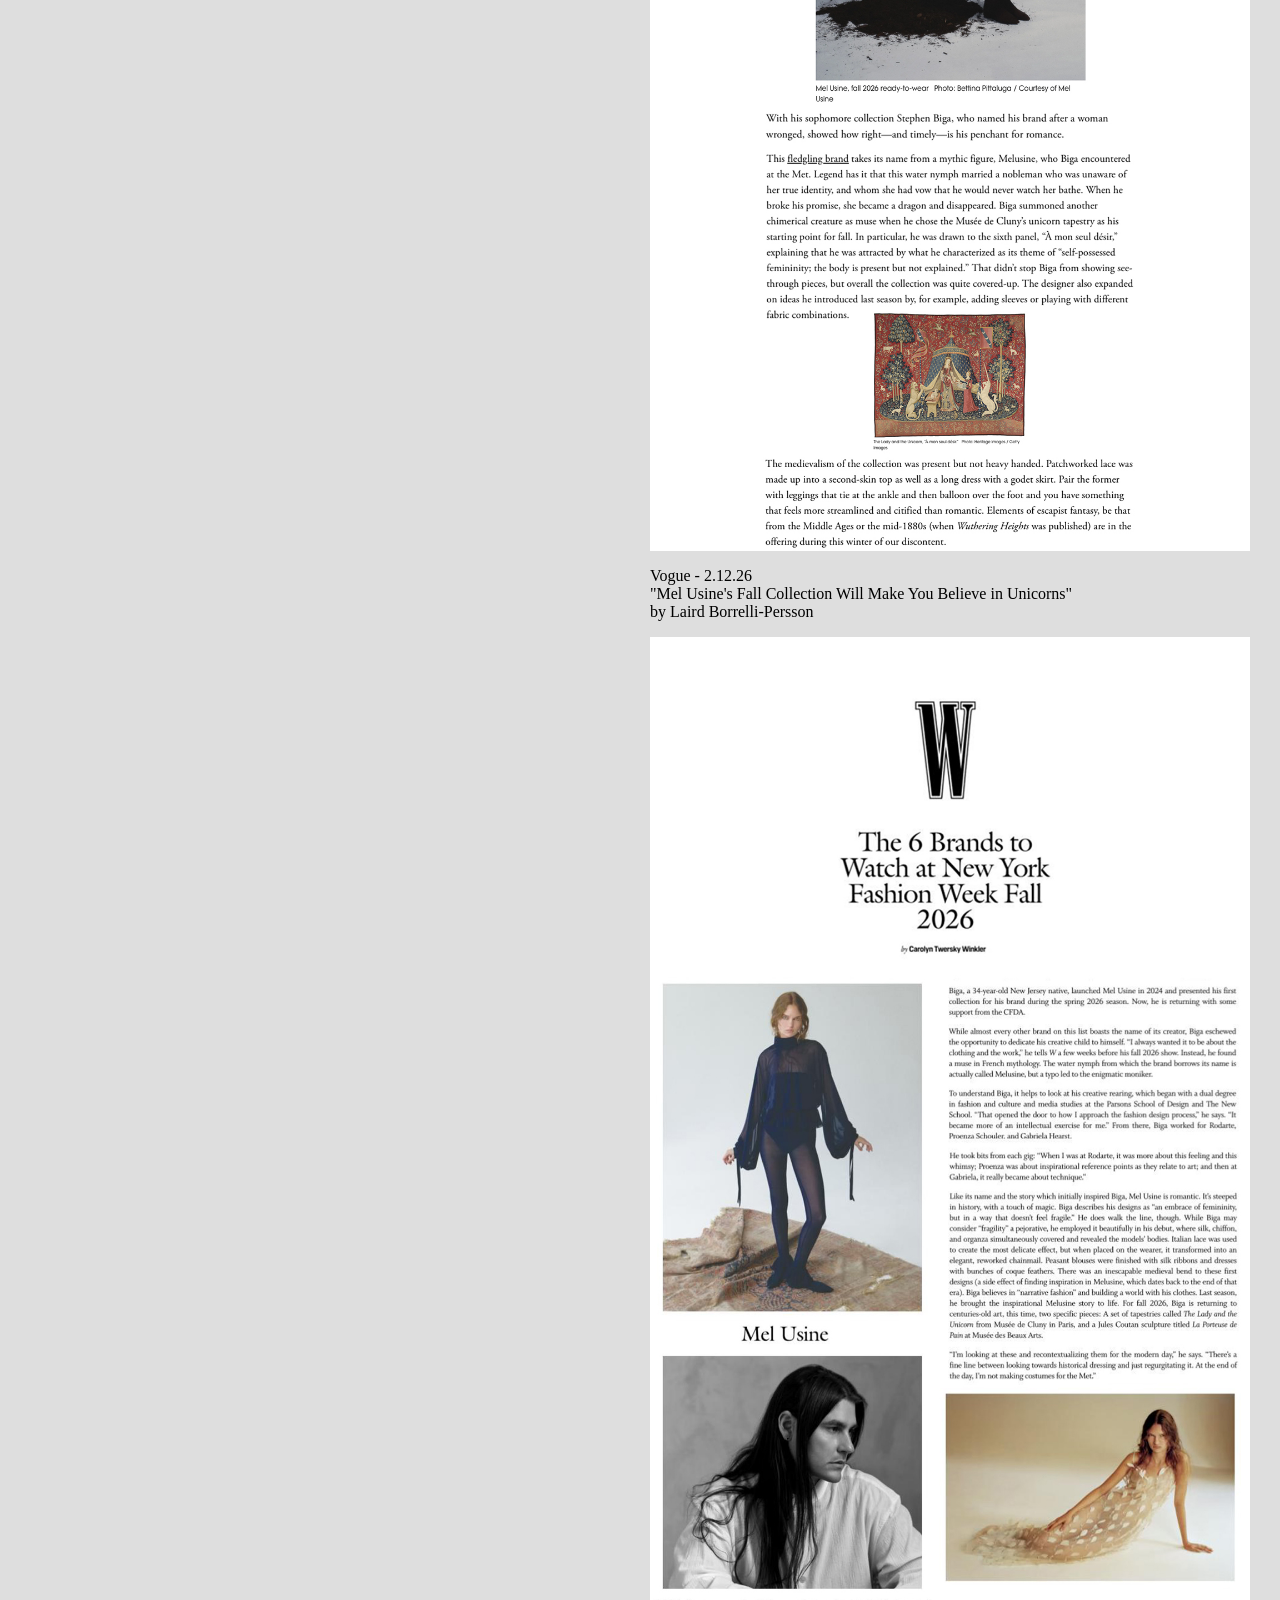
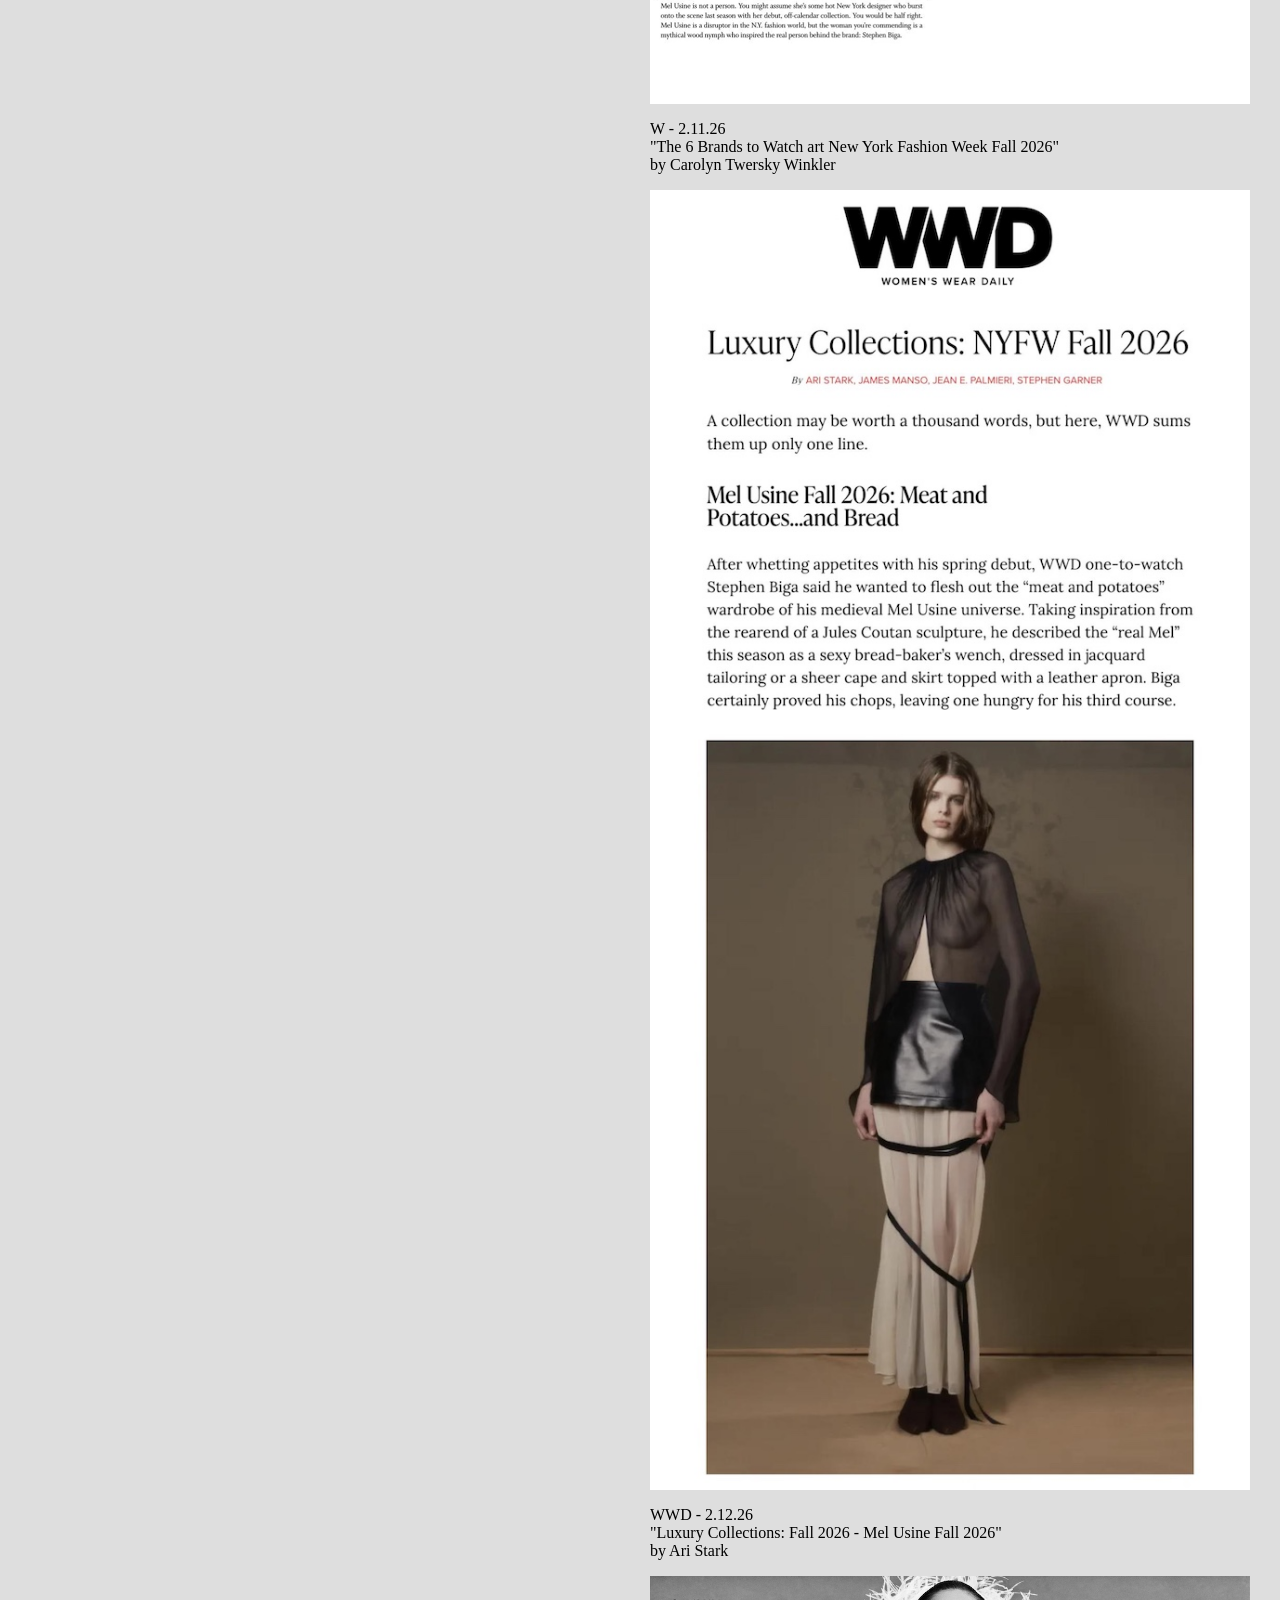
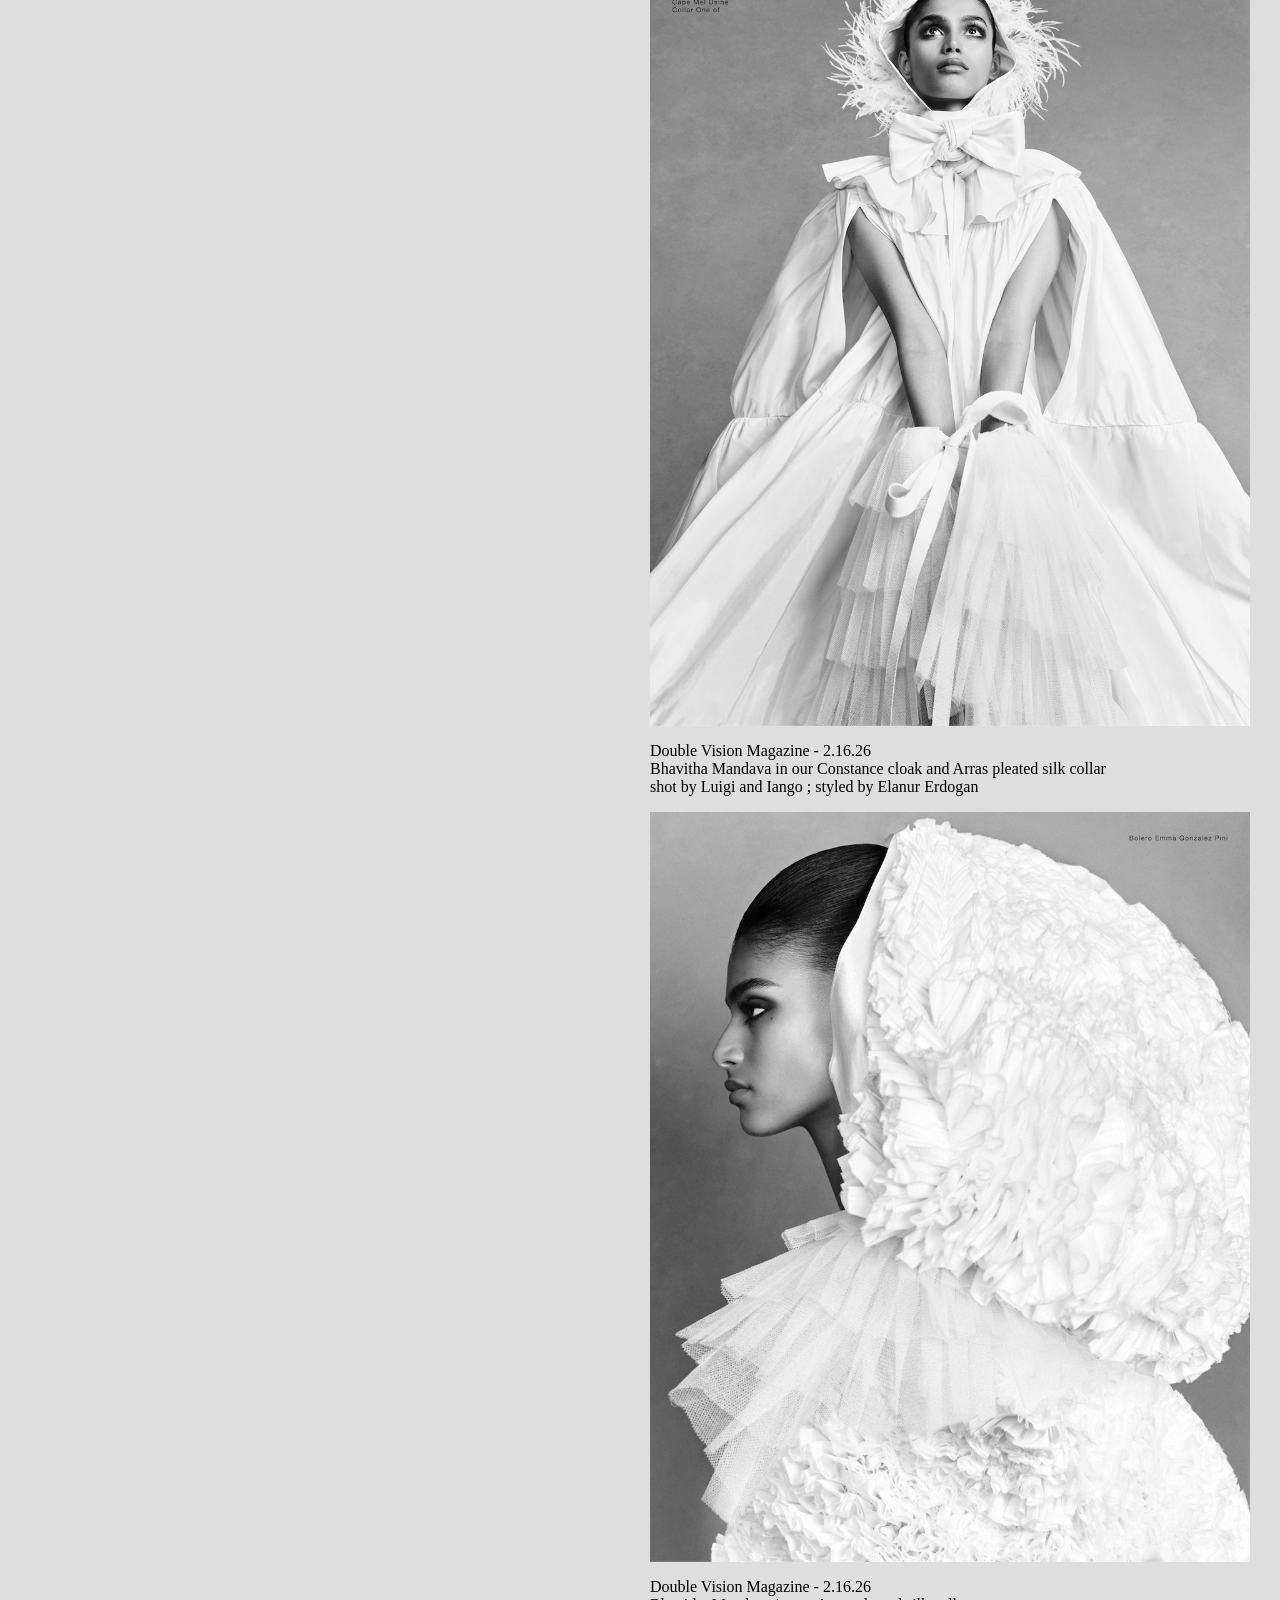
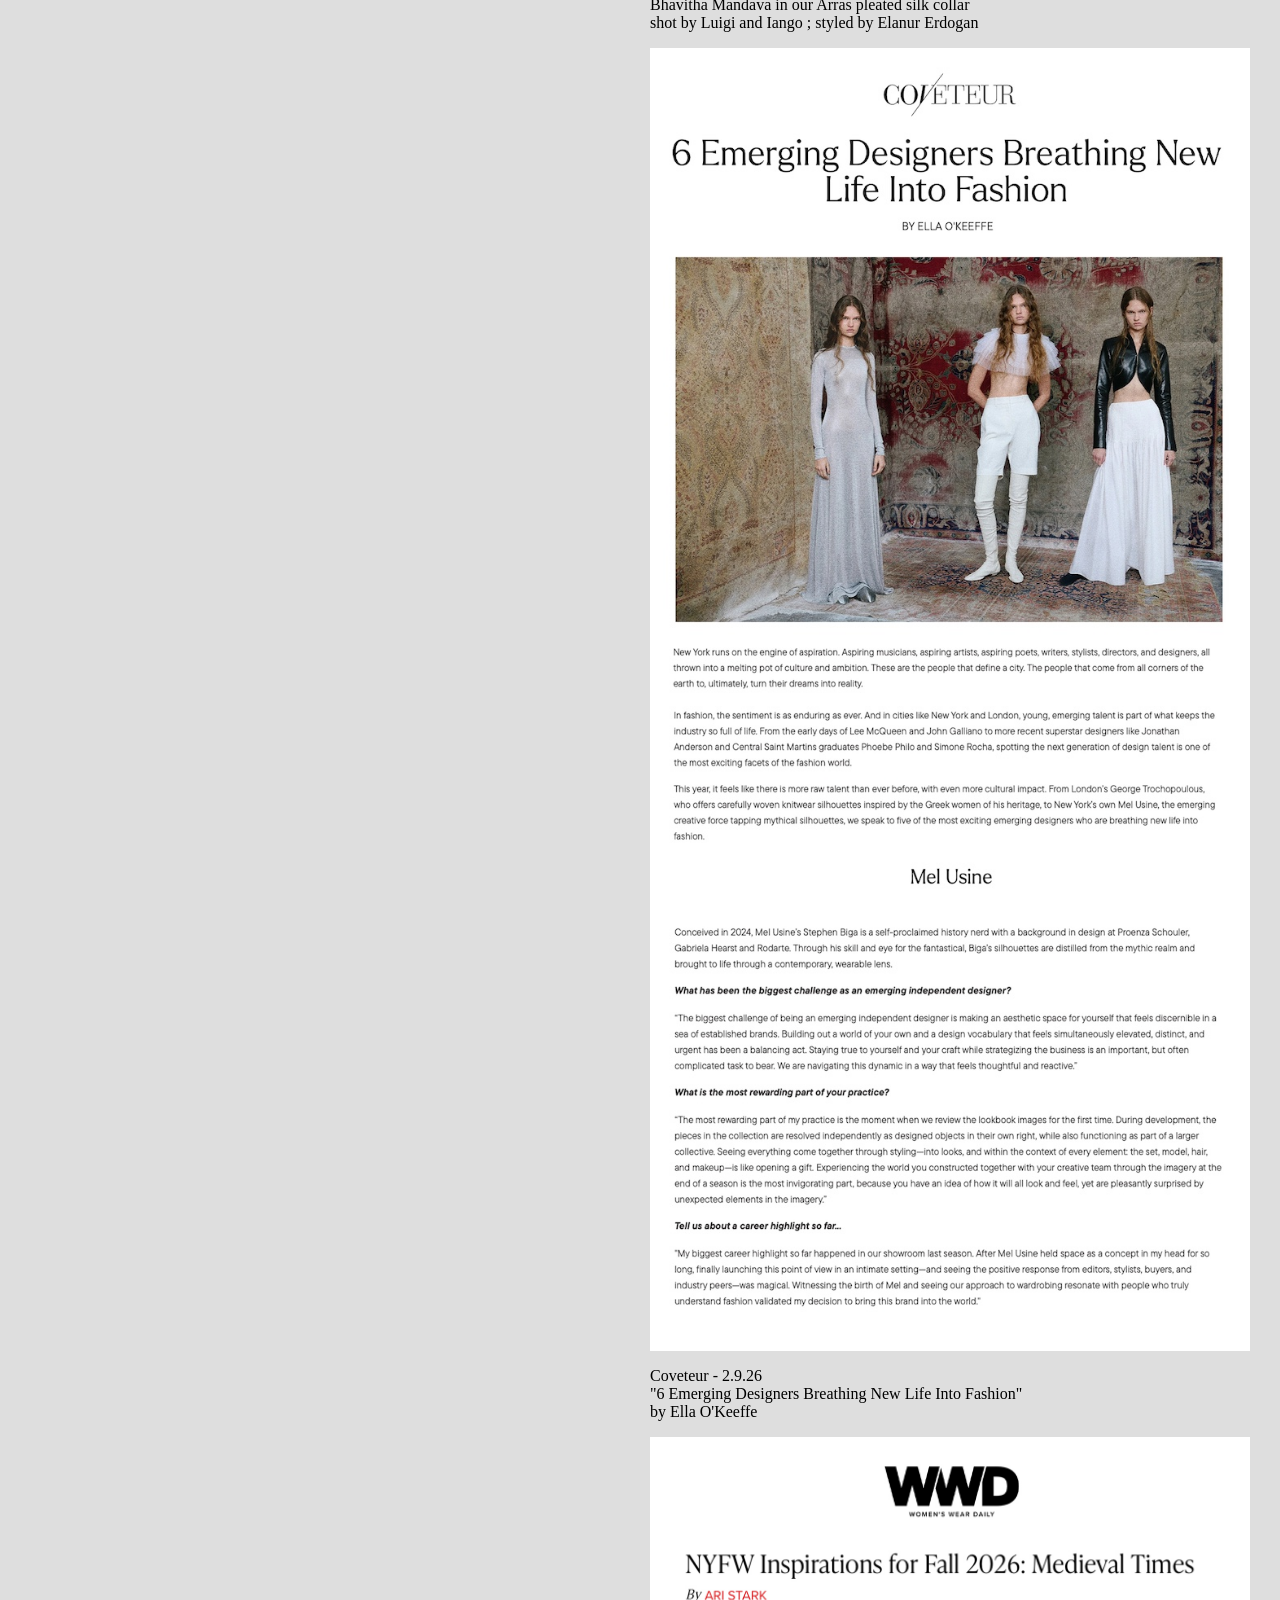
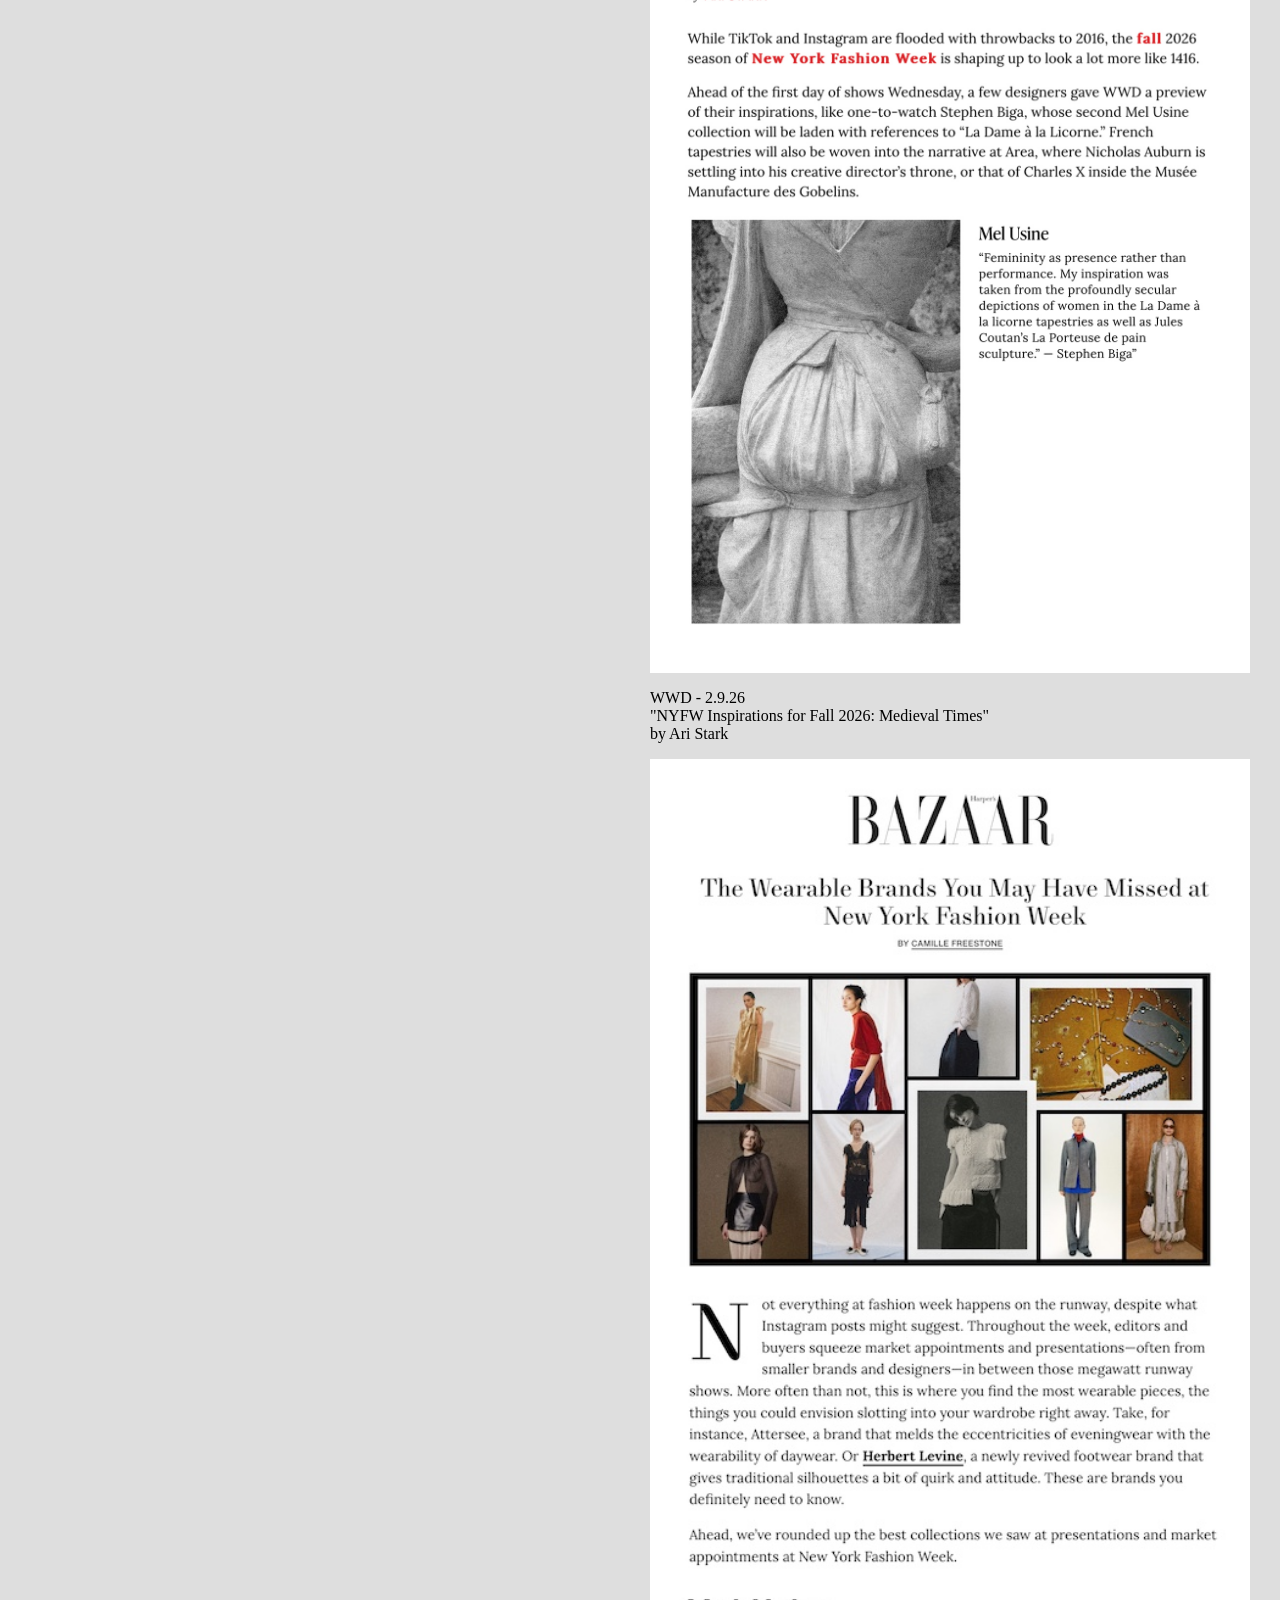
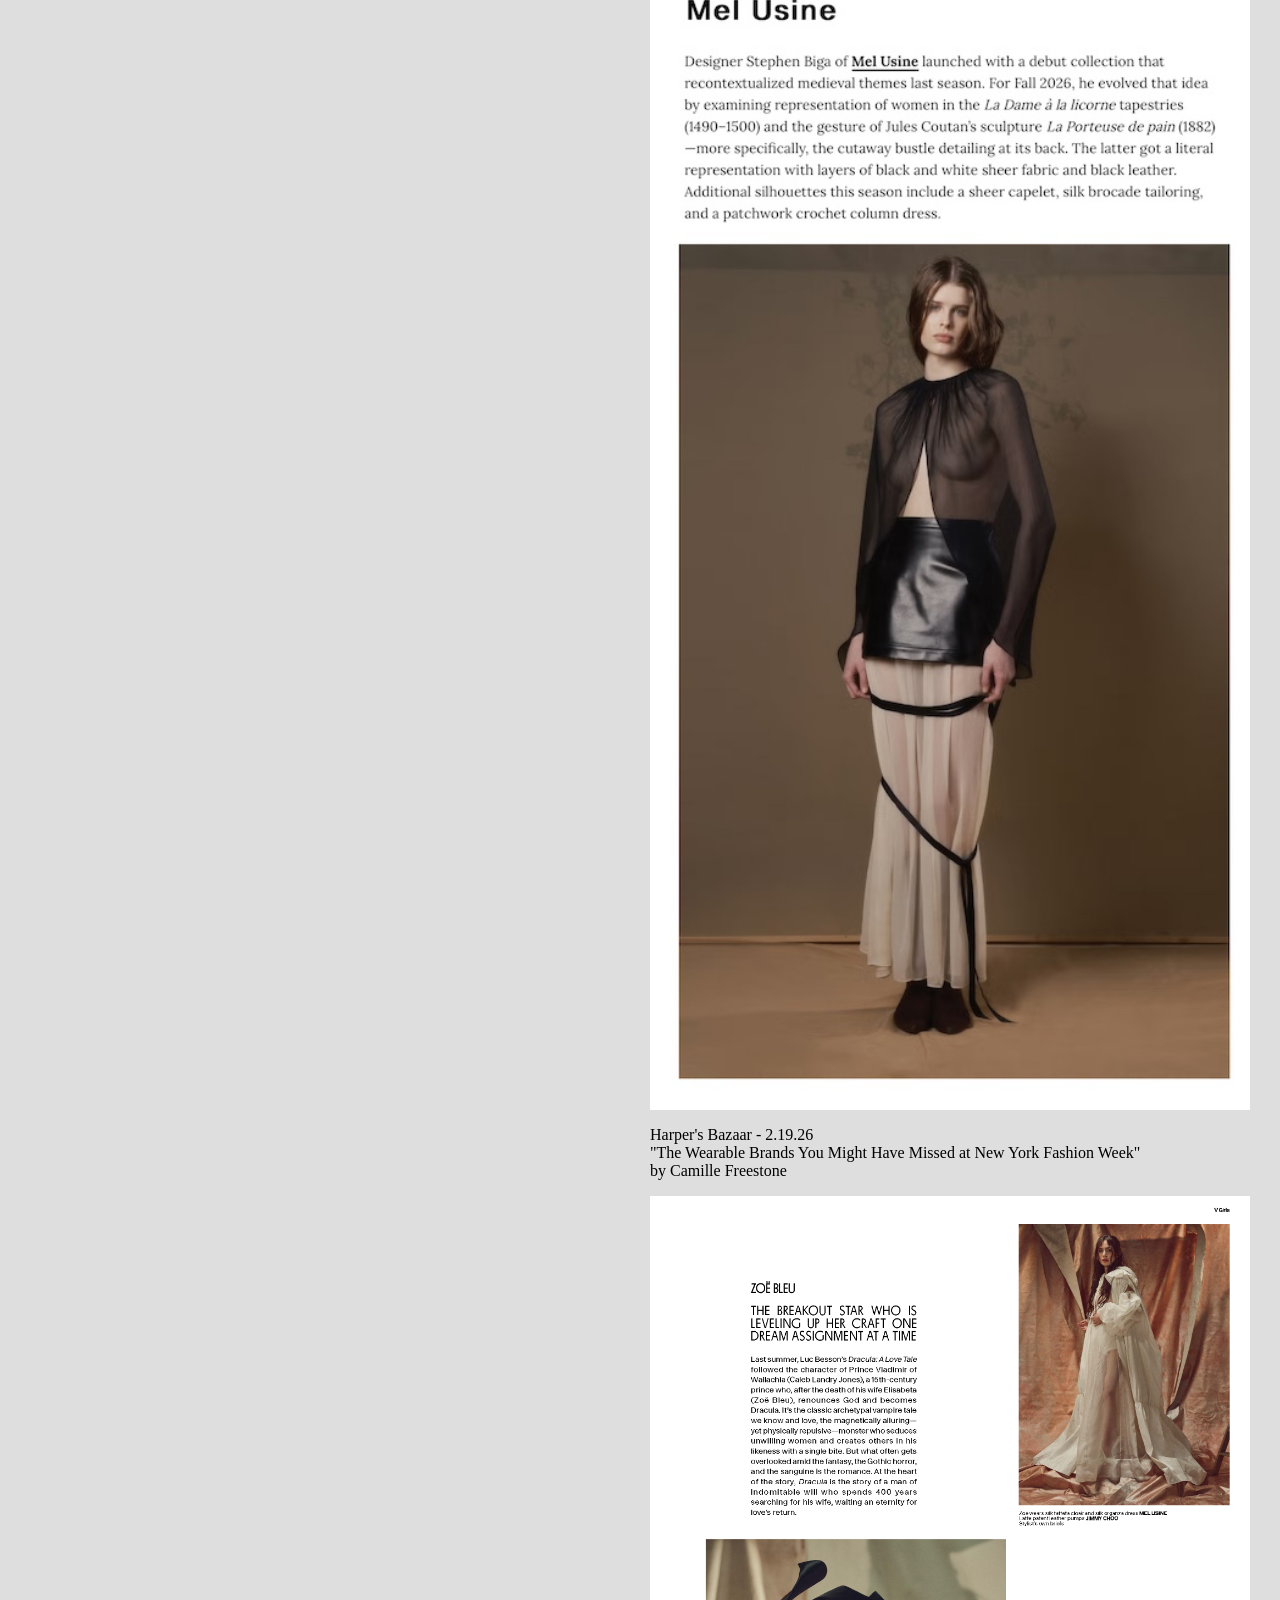
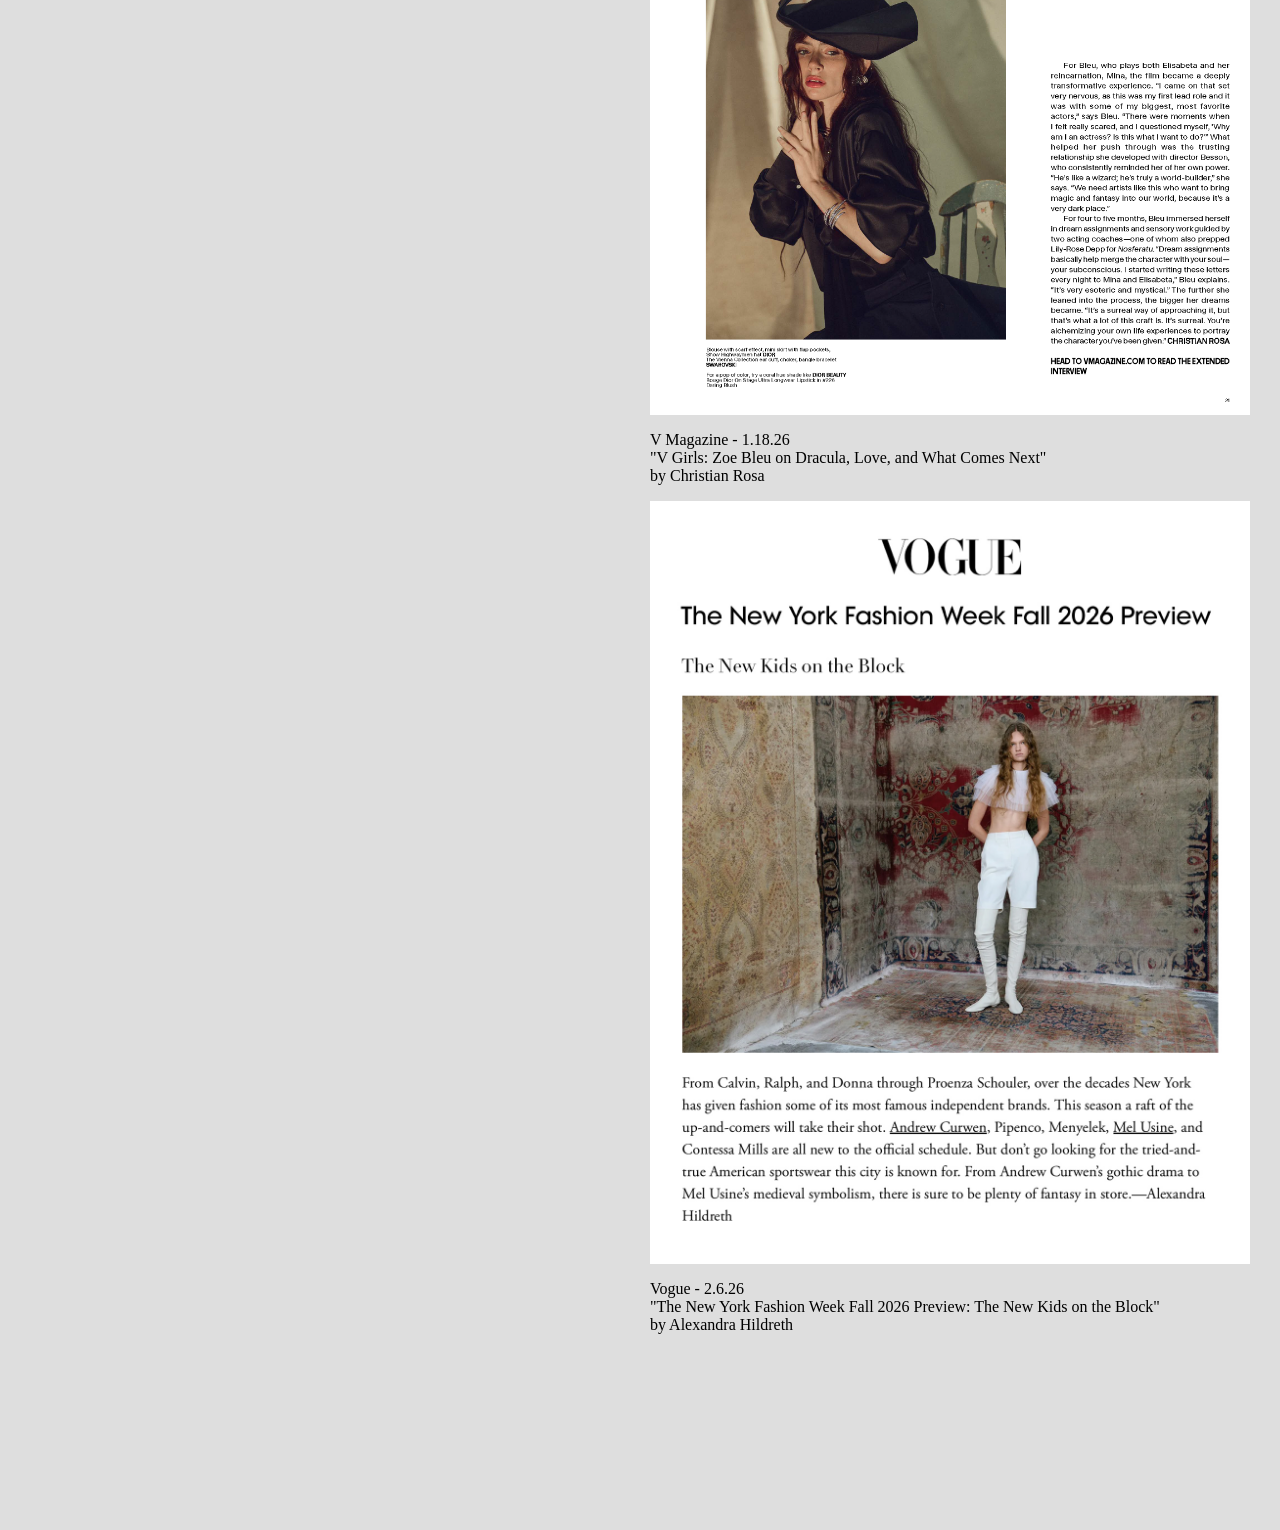
<file: press/2026/index.html>
<!DOCTYPE html>
<html lang="en">

<head>
  <meta charset="UTF-8" />
  <meta name="viewport" content="width=device-width, initial-scale=1.0" />
  <title>2026 | Press | Mel Usine</title>
  <link rel="short icon" href="../../public/favicon.ico" />
  <link rel="stylesheet" href="../../style.css" />
</head>

<body class="black">
  <main class="about press">
    <header>
      <h1 style="display:none;">mel usine</h1>
      <nav>
        <ul>
          <li>
            <a href="/" title="go to home page">home</a>
          </li>
          <li>
            <a href="https://shop.mel-usine.com/" title="go to shop page" target="_blank"
              rel="noopener noreferrer">shop</a>
          </li>
          <li>
            <a href="/collections/spring-summer-2027" title="go to collections page">collections</a>
          </li>
          <li>
            <a href="/press" class="active" title="go to press page">press</a>
            <ul class="subnav">
              <li><a href="/press/2026" class="active">2026</a></li>
              <li><a href="/press/2025">2025</a></li>
            </ul>
          </li>
          <li>
            <a href="/about" title="go to about page">about</a>
          </li>
          <li>
            <a href="/contact" title="go to contact page">contact</a>
          </li>
        </ul>
      </nav>
    </header>

    <article class="grid">
      <div></div>
      <div class="coming-soon">
        <div>
          <a href="https://www.vogue.com/article/gracie-abrams-summer-cover-2026-interview" target=_blank
            rel="noopener noreferrer" class="images">
            <img src="../../public/press/vogue-2026-cover-2.jpg" alt="" />
            <img src="../../public/press/vogue-2026-cover-3.jpg" alt="" />
            <img src="../../public/press/vogue-2026-cover.jpeg" alt="" />
          </a>
          <p>
            Vogue - Cover Story, Summer Issue 2026<br />
            Gracie Abrams in our Veronique chainmail knit dress<br />
            shot by Larissa Hofmann ; styled by Jorden Bickham
          </p>
        </div>
        <div>
          <a href="#" class="images">
            <img src="../../public/press/players-2026-cover.jpg" alt="" />
            <img src="../../public/press/players-2026-cover-2.png" alt="" />
            <img src="../../public/press/players-2026-cover-3.jpg" alt="" />
          </a>
          <p>
            Players Qatar - Inaugural Issue 2026<br />
            Malika El-Maslouhi in our Cecile bolero and Nadege field skirt in flax barre suiting, worn over our
            Colette<br />
            high-waisted cincher brief in fishnet guipure lace.<br />
            shot by Dexter Navy ; styled by Ben Perreira
          </p>
        </div>
        <div>
          <a href="https://www.vogue.com/article/mel-usine-s-fall-collection-will-make-you-believe-in-unicorns"
            target=_blank rel="noopener noreferrer">
            <img src="../../public/press/vogue2026.jpg" alt="" />
          </a>
          <p>
            Vogue - 2.12.26<br />
            "Mel Usine's Fall Collection Will Make You Believe in Unicorns"<br />
            by Laird Borrelli-Persson
          </p>
        </div>
        <div>
          <a href="https://www.wmagazine.com/fashion/new-york-fashion-week-fall-2026-designers-to-watch" target=_blank
            rel="noopener noreferrer">
            <img src="../../public/press/winkler.jpg" alt="" />
          </a>
          <p>
            W - 2.11.26<br />
            "The 6 Brands to Watch art New York Fashion Week Fall 2026"<br />
            by Carolyn Twersky Winkler
          </p>
        </div>
        <div>
          <a href="https://wwd.com/fashion-news/shows-reviews/lists/nyfw-fall-2026-luxury-one-liners-1238552809/"
            target=_blank rel="noopener noreferrer">
            <img src="../../public/press/wwd2026.jpeg" alt="" />
          </a>
          <p>
            WWD - 2.12.26<br />
            "Luxury Collections: Fall 2026 - Mel Usine Fall 2026"<br />
            by Ari Stark
          </p>
        </div>
        <div>
          <a href="" target=_blank rel="noopener noreferrer">
            <img src="../../public/press/double-vision-1.jpeg" alt="" />
          </a>
          <p>
            Double Vision Magazine - 2.16.26<br />
            Bhavitha Mandava in our Constance cloak and Arras pleated silk collar<br />
            shot by Luigi and Iango ; styled by Elanur Erdogan
          </p>
        </div>
        <div>
          <a href="" target=_blank rel="noopener noreferrer">
            <img src="../../public/press/double-vision-2.jpg" alt="" />
          </a>
          <p>
            Double Vision Magazine - 2.16.26<br />
            Bhavitha Mandava in our Arras pleated silk collar<br />
            shot by Luigi and Iango ; styled by Elanur Erdogan
          </p>
        </div>
        <div>
          <a href="https://coveteur.com/emerging-designers-2026" target=_blank rel="noopener noreferrer">
            <img src="../../public/press/coveteur.jpg" alt="" />
          </a>
          <p>
            Coveteur - 2.9.26<br />
            "6 Emerging Designers Breathing New Life Into Fashion"<br />
            by Ella O'Keeffe
          </p>
        </div>
        <div>
          <a href="https://wwd.com/fashion-news/fashion-features/nyfw-inspirations-for-fall-2026-1238553489/"
            target=_blank rel="noopener noreferrer">
            <img src="../../public/press/stark.jpg" alt="" />
          </a>
          <p>
            WWD - 2.9.26<br />
            "NYFW Inspirations for Fall 2026: Medieval Times"<br />
            by Ari Stark
          </p>
        </div>
        <div>
          <a href="https://www.harpersbazaar.com/fashion/a70409765/best-presentations-wearable-brands-fall-2026-new-york/"
            target=_blank rel="noopener noreferrer">
            <img src="../../public/press/bazaar2026.jpg" alt="" />
          </a>
          <p>
            Harper's Bazaar - 2.19.26<br />
            "The Wearable Brands You Might Have Missed at New York Fashion Week"<br />
            by Camille Freestone
          </p>
        </div>
        <div>
          <a href="https://vmagazine.com/article/v-girls-zoe-bleu-on-dracula-love-and-what-comes-next/" target=_blank
            rel="noopener noreferrer">
            <img src="../../public/press/zoeblue.png" alt="" />
          </a>
          <p>
            V Magazine - 1.18.26<br />
            "V Girls: Zoe Bleu on Dracula, Love, and What Comes Next"<br />
            by Christian Rosa
          </p>
        </div>
        <div>
          <a href="https://www.vogue.com/article/the-new-york-fashion-week-fall-2026-preview" target=_blank
            rel="noopener noreferrer">
            <img src="../../public/press/vogue-2026.jpg" alt="" />
          </a>
          <p>
            Vogue - 2.6.26<br />
            "The New York Fashion Week Fall 2026 Preview: The New Kids on the Block"<br />
            by Alexandra Hildreth
          </p>
        </div>
      </div>
    </article>
  </main>

  <footer>
    <div class="footer-locked">
      <?xml version="1.0" encoding="UTF-8"?>
      <svg id="Layer_1" data-name="Layer 1" xmlns="http://www.w3.org/2000/svg" viewBox="0 0 1180.61792 391.07813">
        <path
          d="M0,384.17466c7.18132-.64318,11.96657-1.84035,14.36092-3.59152,3.68242-2.66877,5.52448-8.00802,5.52448-16.01775v-71.39466c0-6.81084-.89702-11.27537-2.69278-13.39357s-4.76468-3.17645-8.90675-3.17645c-1.93297,0-3.38398.09262-4.34961.27614-.96734.18524-2.09591.50597-3.38398.96563v-4.83328l9.9427-3.31366c3.5898-1.19546,9.48133-3.35997,17.67629-6.49011,8.19154-3.12843,12.51885-4.69607,12.98022-4.69607.45966,0,.7358.23154.82842.6912.0909.46137.13893,1.3361.13893,2.62417v18.64192c9.11257-8.28587,16.98509-14.01617,23.61241-17.19262,6.62904-3.17645,13.4416-4.76468,20.43768-4.76468,9.48133,0,17.0314,3.22447,22.6485,9.66656,2.94491,3.50061,5.38556,8.24128,7.31853,14.2237,6.81084-6.90346,12.74868-12.01288,17.8135-15.32826,8.74553-5.70629,17.67629-8.56201,26.79058-8.56201,14.82058,0,24.71697,6.03217,29.68917,18.09136,2.85229,6.81427,4.281,17.58539,4.281,32.31335v57.30817c0,6.53814,1.4493,10.97865,4.34961,13.32497,2.90031,2.34803,8.12293,3.89167,15.673,4.62746v3.5898h-62.27866v-3.86594c8.00973-.7358,13.27866-2.34803,15.81193-4.83328,2.52984-2.48696,3.79733-7.54836,3.79733-15.19105v-59.51728c0-8.92905-.96734-15.51178-2.90031-19.74819-3.40799-7.54664-10.08163-11.32339-20.02433-11.32339-5.98414,0-11.92198,1.98099-17.8135,5.93783-3.40628,2.30344-7.59467,5.98586-12.56687,11.04897v70.70174c0,7.45745,1.31209,13.11915,3.93626,16.9868,2.62417,3.86594,8.16924,5.93783,16.64035,6.21397v3.5898h-63.38493v-3.5898c8.74553-1.10455,14.31461-3.22276,16.70895-6.3529,2.39434-3.12843,3.59152-10.86202,3.59152-23.19906v-38.58907c0-14.14824-.92103-23.88512-2.76138-29.21408-3.03924-9.02167-9.48304-13.53422-19.33312-13.53422-5.6171,0-11.14159,1.54363-16.57174,4.62746-5.43358,3.08555-10.21884,7.11099-14.36092,12.08149v75.53674c0,6.9978,1.21775,11.83108,3.65841,14.49984,2.43894,2.6722,7.75589,4.05289,15.95086,4.14379v3.5898H0v-3.5898Z" />
        <path
          d="M308.64221,271.69711c9.75575,8.97707,14.63705,21.70517,14.63705,38.18258h-87.68855c.91932,21.3124,5.7526,36.83619,14.49984,46.57307,8.74553,9.73517,19.10158,14.60275,31.06987,14.60275,9.66656,0,17.81522-2.52469,24.44254-7.57751,6.62904-5.0511,12.75039-12.21698,18.3675-21.49592l4.83328,1.65512c-3.77675,11.71273-10.84144,22.54559-21.19749,32.50373-10.35777,9.95985-23.03955,14.93721-38.04537,14.93721-17.30925,0-30.68053-6.53471-40.11555-19.60926-9.43673-13.07113-14.15338-28.12325-14.15338-45.15465,0-18.50471,5.47475-34.47615,16.43281-47.91946,10.95464-13.43988,25.22294-20.16154,42.80833-20.16154,12.98022,0,24.34993,4.48854,34.10911,13.4639ZM242.4959,282.26241c-2.94834,4.97049-5.06483,11.23249-6.3529,18.78085h58.27551c-1.01537-9.20519-2.7631-16.06406-5.24835-20.5766-4.51083-8.10063-12.06091-12.15181-22.64679-12.15181-10.49498,0-18.50471,4.64976-24.02748,13.94757Z" />
        <path
          d="M335.43794,383.89853c8.56029-.82842,14.36092-2.55557,17.39844-5.17974,3.03924-2.62246,4.55714-7.75417,4.55714-15.39686v-134.91509c0-6.07676-.50597-204.14781-1.5179-206.44953-1.84378-3.86765-5.57251-5.80062-11.18618-5.80062-1.28979,0-2.69278.13893-4.2124.41507-1.5179.27614-3.43029.68949-5.7303,1.24177v-4.55714c12.42795-3.31366,27.38745-7.73188,44.88022-13.25636.64318,0,1.03595.27614,1.17316.82842.13893.55228.20753,1.74945.20753,3.59152v359.45427c0,8.00973,1.38069,13.18776,4.14208,15.53579,2.7631,2.34803,8.46939,3.84536,17.12402,4.48854v3.86594h-66.8358v-3.86594Z" />
        <path
          d="M656.53452,259.89176v88.37804c0,6.262.87301,11.2788,2.62417,15.05212,3.40456,6.9978,9.66485,10.49498,18.77913,10.49498,6.26028,0,12.38164-2.0719,18.3675-6.21397,3.40456-2.30001,6.85715-5.47646,10.35605-9.52764v-75.67567c0-7.08698-1.38069-11.73674-4.14208-13.94757-2.7631-2.20911-8.28587-3.54178-16.57174-4.00315v-4.55714h44.60408v97.21618c0,6.262,1.12685,10.56358,3.38398,12.91162,2.2537,2.34803,7.01838,3.38398,14.29231,3.10784v3.86594c-5.06483,1.38069-8.79355,2.41664-11.18618,3.10784-2.39434.68949-6.39921,1.95698-12.0146,3.79733-2.39434.82842-7.64269,2.80941-15.74161,5.93783-.46137,0-.73751-.20753-.82842-.6226-.09262-.41335-.13893-.89702-.13893-1.4493v-22.23344c-6.26028,7.45745-11.96829,12.98194-17.1223,16.57174-7.82621,5.52277-16.11208,8.28587-24.85761,8.28587-8.00973,0-15.55809-2.85743-22.64679-8.5723-7.18132-5.62396-10.77112-15.0727-10.77112-28.34622v-71.75999c0-7.30824-1.56593-12.1964-4.69435-14.6645-2.0273-1.55049-6.3529-2.64647-12.98194-3.28793v-3.86594h41.29042Z" />
        <path
          d="M763.2852,344.26493h4.55714c2.11134,10.49498,4.9602,18.55273,8.54143,24.16641,6.42837,10.31146,15.8428,15.46719,28.24331,15.46719,6.88631,0,12.32847-1.91067,16.32476-5.73202,3.99629-3.81791,5.99443-8.76783,5.99443-14.84459,0-3.86594-1.15258-7.59467-3.45259-11.18447-2.30344-3.59152-6.3529-7.0887-12.15009-10.49498l-15.46204-8.83815c-11.32168-6.07676-19.65386-12.19812-24.99654-18.3675-5.34268-6.16595-8.01488-13.43988-8.01488-21.81837,0-10.30974,3.68242-18.78085,11.04725-25.40817,7.36484-6.62904,16.61633-9.9427,27.75792-9.9427,4.87787,0,10.23942.92103,16.08635,2.76138,5.84522,1.84207,9.13658,2.76138,9.87409,2.76138,1.65683,0,2.85229-.22811,3.59152-.68949.7358-.45966,1.38069-1.19546,1.93297-2.20911h3.31366l.96734,38.52732h-4.281c-1.84378-8.92905-4.32903-15.88054-7.45745-20.85274-5.70972-9.20347-13.94757-13.80864-24.71868-13.80864-6.44552,0-11.50863,1.98099-15.18933,5.93783-3.68413,3.96027-5.52448,8.61003-5.52448,13.94757,0,8.47111,6.3529,16.01775,19.05699,22.64679l18.22857,9.80549c19.60926,10.68021,29.41304,23.10816,29.41304,37.28384,0,10.86373-4.06661,19.74819-12.20155,26.65165-8.13494,6.90518-18.77227,10.35777-31.912,10.35777-5.51591,0-11.76419-.92103-18.74826-2.7631-6.98407-1.84035-11.12101-2.76138-12.40737-2.76138-1.10455,0-2.06847.39277-2.89517,1.17487-.82842.78211-1.4716,1.72544-1.92954,2.82999h-3.5898v-44.60408Z" />
        <path
          d="M858.43806,383.89853c9.84837-.91932,16.06406-2.60016,18.64192-5.04081,2.57615-2.43894,3.86594-9.04568,3.86594-19.8168v-65.87018c0-5.98243-.41335-10.12622-1.24177-12.42795-1.38241-3.77332-4.281-5.6617-8.70093-5.6617-1.01365,0-2.00158.09262-2.96892.27614-.96563.18524-3.75102.92103-8.35448,2.20911v-4.281l5.93783-1.93297c16.11037-5.24663,27.34286-9.20519,33.69576-11.87567,2.57615-1.10455,4.23298-1.65683,4.97049-1.65683.18352.64489.27614,1.3361.27614,2.0719v99.14915c0,10.49498,1.26406,17.07771,3.79733,19.74819,2.53156,2.67048,8.26186,4.37362,17.19262,5.10942v3.86594h-67.11194v-3.86594ZM880.39364,210.79324c2.62657-2.70161,5.83659-4.11992,9.63016-4.25194,4.01135-.1396,8.02235,1.43047,10.84209,4.28695,2.65872,2.69336,4.02778,5.95583,4.10569,9.78592.07986,3.9263-1.50878,7.81502-4.31863,10.55854-2.78767,2.72186-6.13503,4.08195-10.04046,4.08195-4.60296,0-8.37339-1.80235-11.31132-5.40959-1.72129-2.11343-2.77636-4.75718-2.99261-7.47428-.36177-4.54539.99994-8.40615,4.08509-11.57754Z" />
        <path
          d="M930.94071,383.89853c6.53642-.82842,11.11586-2.46295,13.74003-4.9036,2.62417-2.43722,3.93626-7.89139,3.93626-16.36249v-70.15118c0-5.8435-.55228-9.95471-1.65683-12.33018-1.75116-3.47146-5.34096-5.20718-10.77112-5.20718-.83013,0-1.68084.04631-2.55557.13721-.87644.09262-1.95698.23154-3.24506.41507v-4.83328c3.77332-1.10455,12.70409-3.95856,26.79058-8.56201l12.98022-4.281c.64318,0,1.03595.22983,1.17316.68949.13893.46309.20753,1.10627.20753,1.93468v20.29875c8.45395-7.91711,15.06927-13.34727,19.84767-16.29389,7.16931-4.51083,14.61133-6.76797,22.3312-6.76797,6.24828,0,11.94428,1.79576,17.09143,5.38556,9.92212,6.9978,14.88575,19.47205,14.88575,37.42448v64.48777c0,6.62904,1.32238,11.41601,3.97228,14.36263s7.07841,4.46624,13.28895,4.55714v3.86594h-58.965v-3.86594c6.71823-.91932,11.4143-2.78368,14.08478-5.59309,2.66877-2.80769,4.00487-8.90675,4.00487-18.29718v-58.965c0-7.91711-1.46473-14.47583-4.39592-19.67958-2.92947-5.19861-8.33046-7.8022-16.20127-7.8022-5.40271,0-10.89461,1.84378-16.47912,5.52448-3.11299,2.11821-7.14187,5.6171-12.08492,10.49498v77.33078c0,6.62904,1.4716,11.07127,4.41993,13.32668,2.94491,2.25713,7.59467,3.4766,13.94585,3.66012v3.86594h-60.34569v-3.86594Z" />
        <path
          d="M1160.45638,271.69711c9.75575,8.97707,14.63705,21.70517,14.63705,38.18258h-87.68855c.91932,21.3124,5.7526,36.83619,14.49984,46.57307,8.74553,9.73517,19.10158,14.60275,31.06987,14.60275,9.66656,0,17.81522-2.52469,24.44254-7.57751,6.62904-5.0511,12.75039-12.21698,18.3675-21.49592l4.83328,1.65512c-3.77675,11.71273-10.84144,22.54559-21.19749,32.50373-10.35777,9.95985-23.03955,14.93721-38.04537,14.93721-17.30925,0-30.68053-6.53471-40.11555-19.60926-9.43673-13.07113-14.15338-28.12325-14.15338-45.15465,0-18.50471,5.47475-34.47615,16.43281-47.91946,10.95464-13.43988,25.22294-20.16154,42.80833-20.16154,12.98022,0,24.34993,4.48854,34.10911,13.4639ZM1094.31007,282.26241c-2.94834,4.97049-5.06483,11.23249-6.3529,18.78085h58.27551c-1.01537-9.20519-2.7631-16.06406-5.24835-20.5766-4.51083-8.10063-12.06091-12.15181-22.64679-12.15181-10.49498,0-18.50471,4.64976-24.02748,13.94757Z" />
      </svg>
    </div>
  </footer>

</body>

</html>
</file>
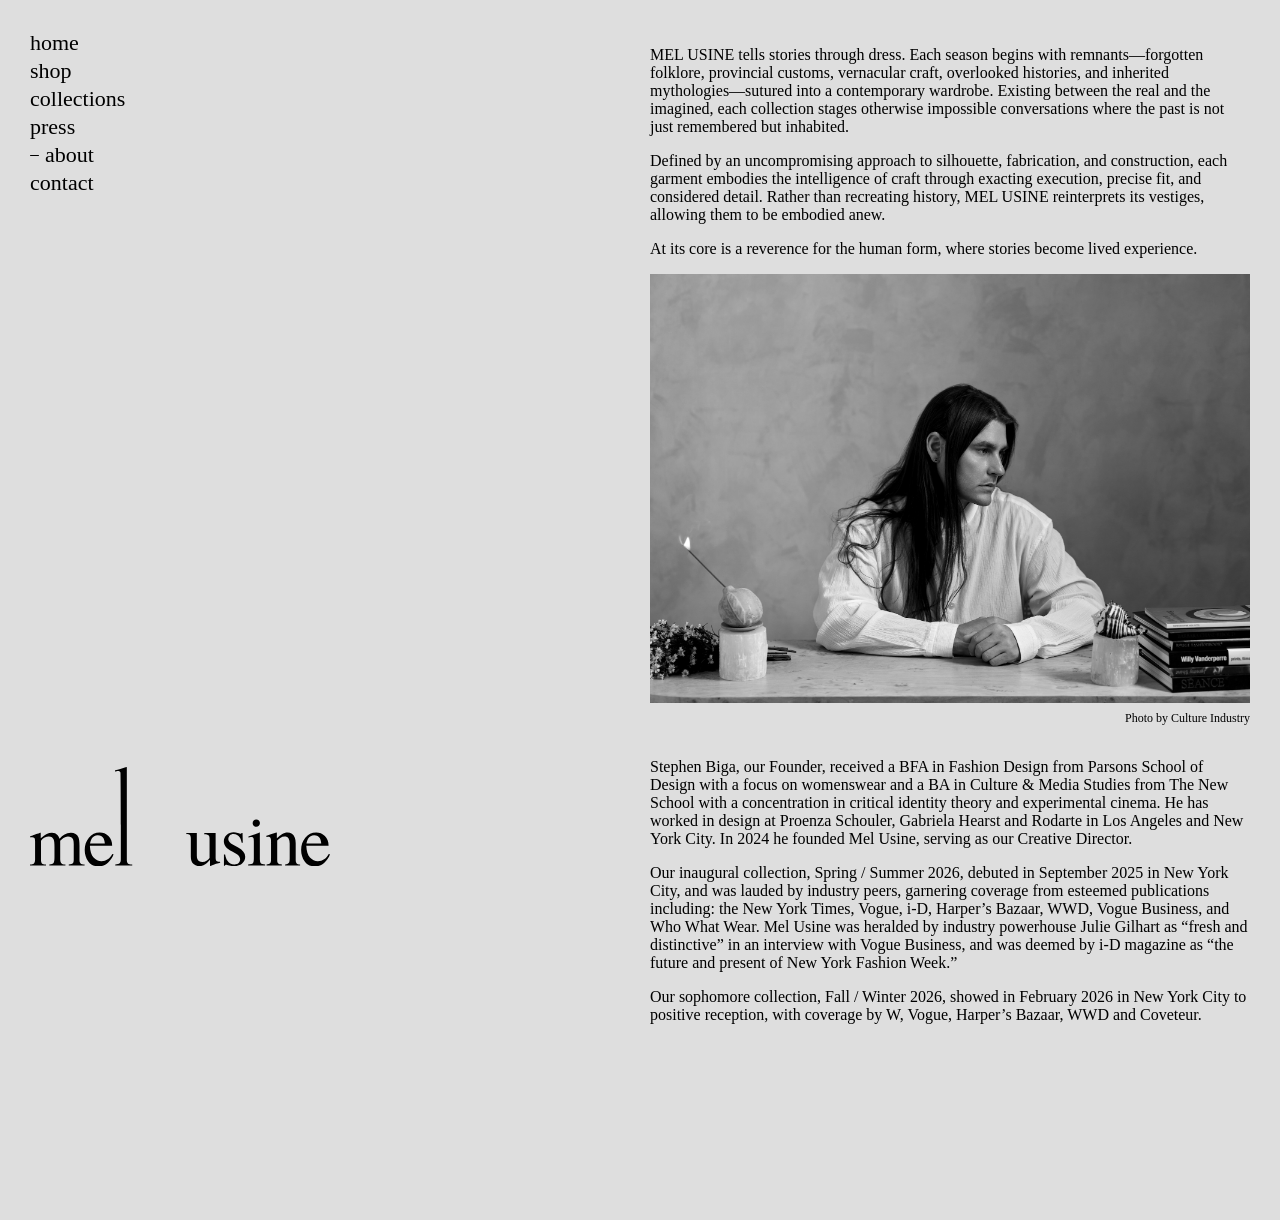
<file: about.html>
<!DOCTYPE html>
<html lang="en">

<head>
  <meta charset="UTF-8" />
  <meta name="viewport" content="width=device-width, initial-scale=1.0" />
  <title>About | Mel Usine</title>
  <link rel="short icon" href="public/favicon.ico" />
  <link rel="stylesheet" href="style.css" />
</head>

<body class="black">
  <main class="about press">
    <header>
      <h1 style="display:none;">mel usine</h1>
      <nav>
        <ul>
          <li>
            <a href="/" title="go to home page">home</a>
          </li>
          <li>
            <a href="https://shop.mel-usine.com/" title="go to shop page" target="_blank"
              rel="noopener noreferrer">shop</a>
          </li>
          <li>
            <a href="/collections/spring-summer-2027" title="go to collections page">collections</a>
          </li>
          <li>
            <a href="/press/2026" title="go to press page">press</a>
          </li>
          <li>
            <a href="/about" class="active" title="go to about page">about</a>
          </li>
          <li>
            <a href="/contact" title="go to contact page">contact</a>
          </li>
        </ul>
      </nav>
    </header>

    <article class="grid">
      <div></div>
      <div>
        <p>

          MEL USINE tells stories through dress. Each season begins with remnants—forgotten folklore, provincial
          customs, vernacular craft, overlooked histories, and inherited mythologies—sutured into a contemporary
          wardrobe. Existing between the real and the imagined, each collection stages otherwise impossible
          conversations where the past is not just remembered but inhabited.
        </p>

        <p>
          Defined by an uncompromising approach to silhouette, fabrication, and construction, each garment embodies the
          intelligence of craft through exacting execution, precise fit, and considered detail. Rather than recreating
          history, MEL USINE reinterprets its vestiges, allowing them to be embodied anew.
        </p>

        <p>
          At its core is a reverence for the human form, where stories become lived experience.
        </p>

        <figure class="margin-bottom">
          <img src="public/stephen-bio-bw.jpg" alt="stephen biga bio pic" />
          <figcaption>Photo by Culture Industry</figcaption>
        </figure>

        <p>
          Stephen Biga, our Founder, received a BFA in Fashion Design from Parsons School of Design with a focus on
          womenswear and a BA in Culture & Media Studies from The New School with a concentration in critical identity
          theory and experimental cinema. He has worked in design at Proenza Schouler, Gabriela Hearst and Rodarte in
          Los Angeles and New York City. In 2024 he founded Mel Usine, serving as our Creative Director.
        </p>

        <p>
          Our inaugural collection, Spring / Summer 2026, debuted in September 2025 in New York City, and was lauded by
          industry peers, garnering coverage from esteemed publications including: the New York Times, Vogue, i-D,
          Harper’s Bazaar, WWD, Vogue Business, and Who What Wear. Mel Usine was heralded by industry powerhouse Julie
          Gilhart as “fresh and distinctive” in an interview with Vogue Business, and was deemed by i-D magazine as “the
          future and present of New York Fashion Week.”
        </p>

        <p>
          Our sophomore collection, Fall / Winter 2026, showed in February 2026 in New York City to positive reception,
          with coverage by W, Vogue, Harper’s Bazaar, WWD and Coveteur.
        </p>


      </div>
    </article>

  </main>

  <footer>
    <div class="footer-locked">
      <?xml version="1.0" encoding="UTF-8"?>
      <svg id="Layer_1" data-name="Layer 1" xmlns="http://www.w3.org/2000/svg" viewBox="0 0 1180.61792 391.07813">
        <path
          d="M0,384.17466c7.18132-.64318,11.96657-1.84035,14.36092-3.59152,3.68242-2.66877,5.52448-8.00802,5.52448-16.01775v-71.39466c0-6.81084-.89702-11.27537-2.69278-13.39357s-4.76468-3.17645-8.90675-3.17645c-1.93297,0-3.38398.09262-4.34961.27614-.96734.18524-2.09591.50597-3.38398.96563v-4.83328l9.9427-3.31366c3.5898-1.19546,9.48133-3.35997,17.67629-6.49011,8.19154-3.12843,12.51885-4.69607,12.98022-4.69607.45966,0,.7358.23154.82842.6912.0909.46137.13893,1.3361.13893,2.62417v18.64192c9.11257-8.28587,16.98509-14.01617,23.61241-17.19262,6.62904-3.17645,13.4416-4.76468,20.43768-4.76468,9.48133,0,17.0314,3.22447,22.6485,9.66656,2.94491,3.50061,5.38556,8.24128,7.31853,14.2237,6.81084-6.90346,12.74868-12.01288,17.8135-15.32826,8.74553-5.70629,17.67629-8.56201,26.79058-8.56201,14.82058,0,24.71697,6.03217,29.68917,18.09136,2.85229,6.81427,4.281,17.58539,4.281,32.31335v57.30817c0,6.53814,1.4493,10.97865,4.34961,13.32497,2.90031,2.34803,8.12293,3.89167,15.673,4.62746v3.5898h-62.27866v-3.86594c8.00973-.7358,13.27866-2.34803,15.81193-4.83328,2.52984-2.48696,3.79733-7.54836,3.79733-15.19105v-59.51728c0-8.92905-.96734-15.51178-2.90031-19.74819-3.40799-7.54664-10.08163-11.32339-20.02433-11.32339-5.98414,0-11.92198,1.98099-17.8135,5.93783-3.40628,2.30344-7.59467,5.98586-12.56687,11.04897v70.70174c0,7.45745,1.31209,13.11915,3.93626,16.9868,2.62417,3.86594,8.16924,5.93783,16.64035,6.21397v3.5898h-63.38493v-3.5898c8.74553-1.10455,14.31461-3.22276,16.70895-6.3529,2.39434-3.12843,3.59152-10.86202,3.59152-23.19906v-38.58907c0-14.14824-.92103-23.88512-2.76138-29.21408-3.03924-9.02167-9.48304-13.53422-19.33312-13.53422-5.6171,0-11.14159,1.54363-16.57174,4.62746-5.43358,3.08555-10.21884,7.11099-14.36092,12.08149v75.53674c0,6.9978,1.21775,11.83108,3.65841,14.49984,2.43894,2.6722,7.75589,4.05289,15.95086,4.14379v3.5898H0v-3.5898Z" />
        <path
          d="M308.64221,271.69711c9.75575,8.97707,14.63705,21.70517,14.63705,38.18258h-87.68855c.91932,21.3124,5.7526,36.83619,14.49984,46.57307,8.74553,9.73517,19.10158,14.60275,31.06987,14.60275,9.66656,0,17.81522-2.52469,24.44254-7.57751,6.62904-5.0511,12.75039-12.21698,18.3675-21.49592l4.83328,1.65512c-3.77675,11.71273-10.84144,22.54559-21.19749,32.50373-10.35777,9.95985-23.03955,14.93721-38.04537,14.93721-17.30925,0-30.68053-6.53471-40.11555-19.60926-9.43673-13.07113-14.15338-28.12325-14.15338-45.15465,0-18.50471,5.47475-34.47615,16.43281-47.91946,10.95464-13.43988,25.22294-20.16154,42.80833-20.16154,12.98022,0,24.34993,4.48854,34.10911,13.4639ZM242.4959,282.26241c-2.94834,4.97049-5.06483,11.23249-6.3529,18.78085h58.27551c-1.01537-9.20519-2.7631-16.06406-5.24835-20.5766-4.51083-8.10063-12.06091-12.15181-22.64679-12.15181-10.49498,0-18.50471,4.64976-24.02748,13.94757Z" />
        <path
          d="M335.43794,383.89853c8.56029-.82842,14.36092-2.55557,17.39844-5.17974,3.03924-2.62246,4.55714-7.75417,4.55714-15.39686v-134.91509c0-6.07676-.50597-204.14781-1.5179-206.44953-1.84378-3.86765-5.57251-5.80062-11.18618-5.80062-1.28979,0-2.69278.13893-4.2124.41507-1.5179.27614-3.43029.68949-5.7303,1.24177v-4.55714c12.42795-3.31366,27.38745-7.73188,44.88022-13.25636.64318,0,1.03595.27614,1.17316.82842.13893.55228.20753,1.74945.20753,3.59152v359.45427c0,8.00973,1.38069,13.18776,4.14208,15.53579,2.7631,2.34803,8.46939,3.84536,17.12402,4.48854v3.86594h-66.8358v-3.86594Z" />
        <path
          d="M656.53452,259.89176v88.37804c0,6.262.87301,11.2788,2.62417,15.05212,3.40456,6.9978,9.66485,10.49498,18.77913,10.49498,6.26028,0,12.38164-2.0719,18.3675-6.21397,3.40456-2.30001,6.85715-5.47646,10.35605-9.52764v-75.67567c0-7.08698-1.38069-11.73674-4.14208-13.94757-2.7631-2.20911-8.28587-3.54178-16.57174-4.00315v-4.55714h44.60408v97.21618c0,6.262,1.12685,10.56358,3.38398,12.91162,2.2537,2.34803,7.01838,3.38398,14.29231,3.10784v3.86594c-5.06483,1.38069-8.79355,2.41664-11.18618,3.10784-2.39434.68949-6.39921,1.95698-12.0146,3.79733-2.39434.82842-7.64269,2.80941-15.74161,5.93783-.46137,0-.73751-.20753-.82842-.6226-.09262-.41335-.13893-.89702-.13893-1.4493v-22.23344c-6.26028,7.45745-11.96829,12.98194-17.1223,16.57174-7.82621,5.52277-16.11208,8.28587-24.85761,8.28587-8.00973,0-15.55809-2.85743-22.64679-8.5723-7.18132-5.62396-10.77112-15.0727-10.77112-28.34622v-71.75999c0-7.30824-1.56593-12.1964-4.69435-14.6645-2.0273-1.55049-6.3529-2.64647-12.98194-3.28793v-3.86594h41.29042Z" />
        <path
          d="M763.2852,344.26493h4.55714c2.11134,10.49498,4.9602,18.55273,8.54143,24.16641,6.42837,10.31146,15.8428,15.46719,28.24331,15.46719,6.88631,0,12.32847-1.91067,16.32476-5.73202,3.99629-3.81791,5.99443-8.76783,5.99443-14.84459,0-3.86594-1.15258-7.59467-3.45259-11.18447-2.30344-3.59152-6.3529-7.0887-12.15009-10.49498l-15.46204-8.83815c-11.32168-6.07676-19.65386-12.19812-24.99654-18.3675-5.34268-6.16595-8.01488-13.43988-8.01488-21.81837,0-10.30974,3.68242-18.78085,11.04725-25.40817,7.36484-6.62904,16.61633-9.9427,27.75792-9.9427,4.87787,0,10.23942.92103,16.08635,2.76138,5.84522,1.84207,9.13658,2.76138,9.87409,2.76138,1.65683,0,2.85229-.22811,3.59152-.68949.7358-.45966,1.38069-1.19546,1.93297-2.20911h3.31366l.96734,38.52732h-4.281c-1.84378-8.92905-4.32903-15.88054-7.45745-20.85274-5.70972-9.20347-13.94757-13.80864-24.71868-13.80864-6.44552,0-11.50863,1.98099-15.18933,5.93783-3.68413,3.96027-5.52448,8.61003-5.52448,13.94757,0,8.47111,6.3529,16.01775,19.05699,22.64679l18.22857,9.80549c19.60926,10.68021,29.41304,23.10816,29.41304,37.28384,0,10.86373-4.06661,19.74819-12.20155,26.65165-8.13494,6.90518-18.77227,10.35777-31.912,10.35777-5.51591,0-11.76419-.92103-18.74826-2.7631-6.98407-1.84035-11.12101-2.76138-12.40737-2.76138-1.10455,0-2.06847.39277-2.89517,1.17487-.82842.78211-1.4716,1.72544-1.92954,2.82999h-3.5898v-44.60408Z" />
        <path
          d="M858.43806,383.89853c9.84837-.91932,16.06406-2.60016,18.64192-5.04081,2.57615-2.43894,3.86594-9.04568,3.86594-19.8168v-65.87018c0-5.98243-.41335-10.12622-1.24177-12.42795-1.38241-3.77332-4.281-5.6617-8.70093-5.6617-1.01365,0-2.00158.09262-2.96892.27614-.96563.18524-3.75102.92103-8.35448,2.20911v-4.281l5.93783-1.93297c16.11037-5.24663,27.34286-9.20519,33.69576-11.87567,2.57615-1.10455,4.23298-1.65683,4.97049-1.65683.18352.64489.27614,1.3361.27614,2.0719v99.14915c0,10.49498,1.26406,17.07771,3.79733,19.74819,2.53156,2.67048,8.26186,4.37362,17.19262,5.10942v3.86594h-67.11194v-3.86594ZM880.39364,210.79324c2.62657-2.70161,5.83659-4.11992,9.63016-4.25194,4.01135-.1396,8.02235,1.43047,10.84209,4.28695,2.65872,2.69336,4.02778,5.95583,4.10569,9.78592.07986,3.9263-1.50878,7.81502-4.31863,10.55854-2.78767,2.72186-6.13503,4.08195-10.04046,4.08195-4.60296,0-8.37339-1.80235-11.31132-5.40959-1.72129-2.11343-2.77636-4.75718-2.99261-7.47428-.36177-4.54539.99994-8.40615,4.08509-11.57754Z" />
        <path
          d="M930.94071,383.89853c6.53642-.82842,11.11586-2.46295,13.74003-4.9036,2.62417-2.43722,3.93626-7.89139,3.93626-16.36249v-70.15118c0-5.8435-.55228-9.95471-1.65683-12.33018-1.75116-3.47146-5.34096-5.20718-10.77112-5.20718-.83013,0-1.68084.04631-2.55557.13721-.87644.09262-1.95698.23154-3.24506.41507v-4.83328c3.77332-1.10455,12.70409-3.95856,26.79058-8.56201l12.98022-4.281c.64318,0,1.03595.22983,1.17316.68949.13893.46309.20753,1.10627.20753,1.93468v20.29875c8.45395-7.91711,15.06927-13.34727,19.84767-16.29389,7.16931-4.51083,14.61133-6.76797,22.3312-6.76797,6.24828,0,11.94428,1.79576,17.09143,5.38556,9.92212,6.9978,14.88575,19.47205,14.88575,37.42448v64.48777c0,6.62904,1.32238,11.41601,3.97228,14.36263s7.07841,4.46624,13.28895,4.55714v3.86594h-58.965v-3.86594c6.71823-.91932,11.4143-2.78368,14.08478-5.59309,2.66877-2.80769,4.00487-8.90675,4.00487-18.29718v-58.965c0-7.91711-1.46473-14.47583-4.39592-19.67958-2.92947-5.19861-8.33046-7.8022-16.20127-7.8022-5.40271,0-10.89461,1.84378-16.47912,5.52448-3.11299,2.11821-7.14187,5.6171-12.08492,10.49498v77.33078c0,6.62904,1.4716,11.07127,4.41993,13.32668,2.94491,2.25713,7.59467,3.4766,13.94585,3.66012v3.86594h-60.34569v-3.86594Z" />
        <path
          d="M1160.45638,271.69711c9.75575,8.97707,14.63705,21.70517,14.63705,38.18258h-87.68855c.91932,21.3124,5.7526,36.83619,14.49984,46.57307,8.74553,9.73517,19.10158,14.60275,31.06987,14.60275,9.66656,0,17.81522-2.52469,24.44254-7.57751,6.62904-5.0511,12.75039-12.21698,18.3675-21.49592l4.83328,1.65512c-3.77675,11.71273-10.84144,22.54559-21.19749,32.50373-10.35777,9.95985-23.03955,14.93721-38.04537,14.93721-17.30925,0-30.68053-6.53471-40.11555-19.60926-9.43673-13.07113-14.15338-28.12325-14.15338-45.15465,0-18.50471,5.47475-34.47615,16.43281-47.91946,10.95464-13.43988,25.22294-20.16154,42.80833-20.16154,12.98022,0,24.34993,4.48854,34.10911,13.4639ZM1094.31007,282.26241c-2.94834,4.97049-5.06483,11.23249-6.3529,18.78085h58.27551c-1.01537-9.20519-2.7631-16.06406-5.24835-20.5766-4.51083-8.10063-12.06091-12.15181-22.64679-12.15181-10.49498,0-18.50471,4.64976-24.02748,13.94757Z" />
      </svg>
    </div>
  </footer>

</body>

</html>
</file>
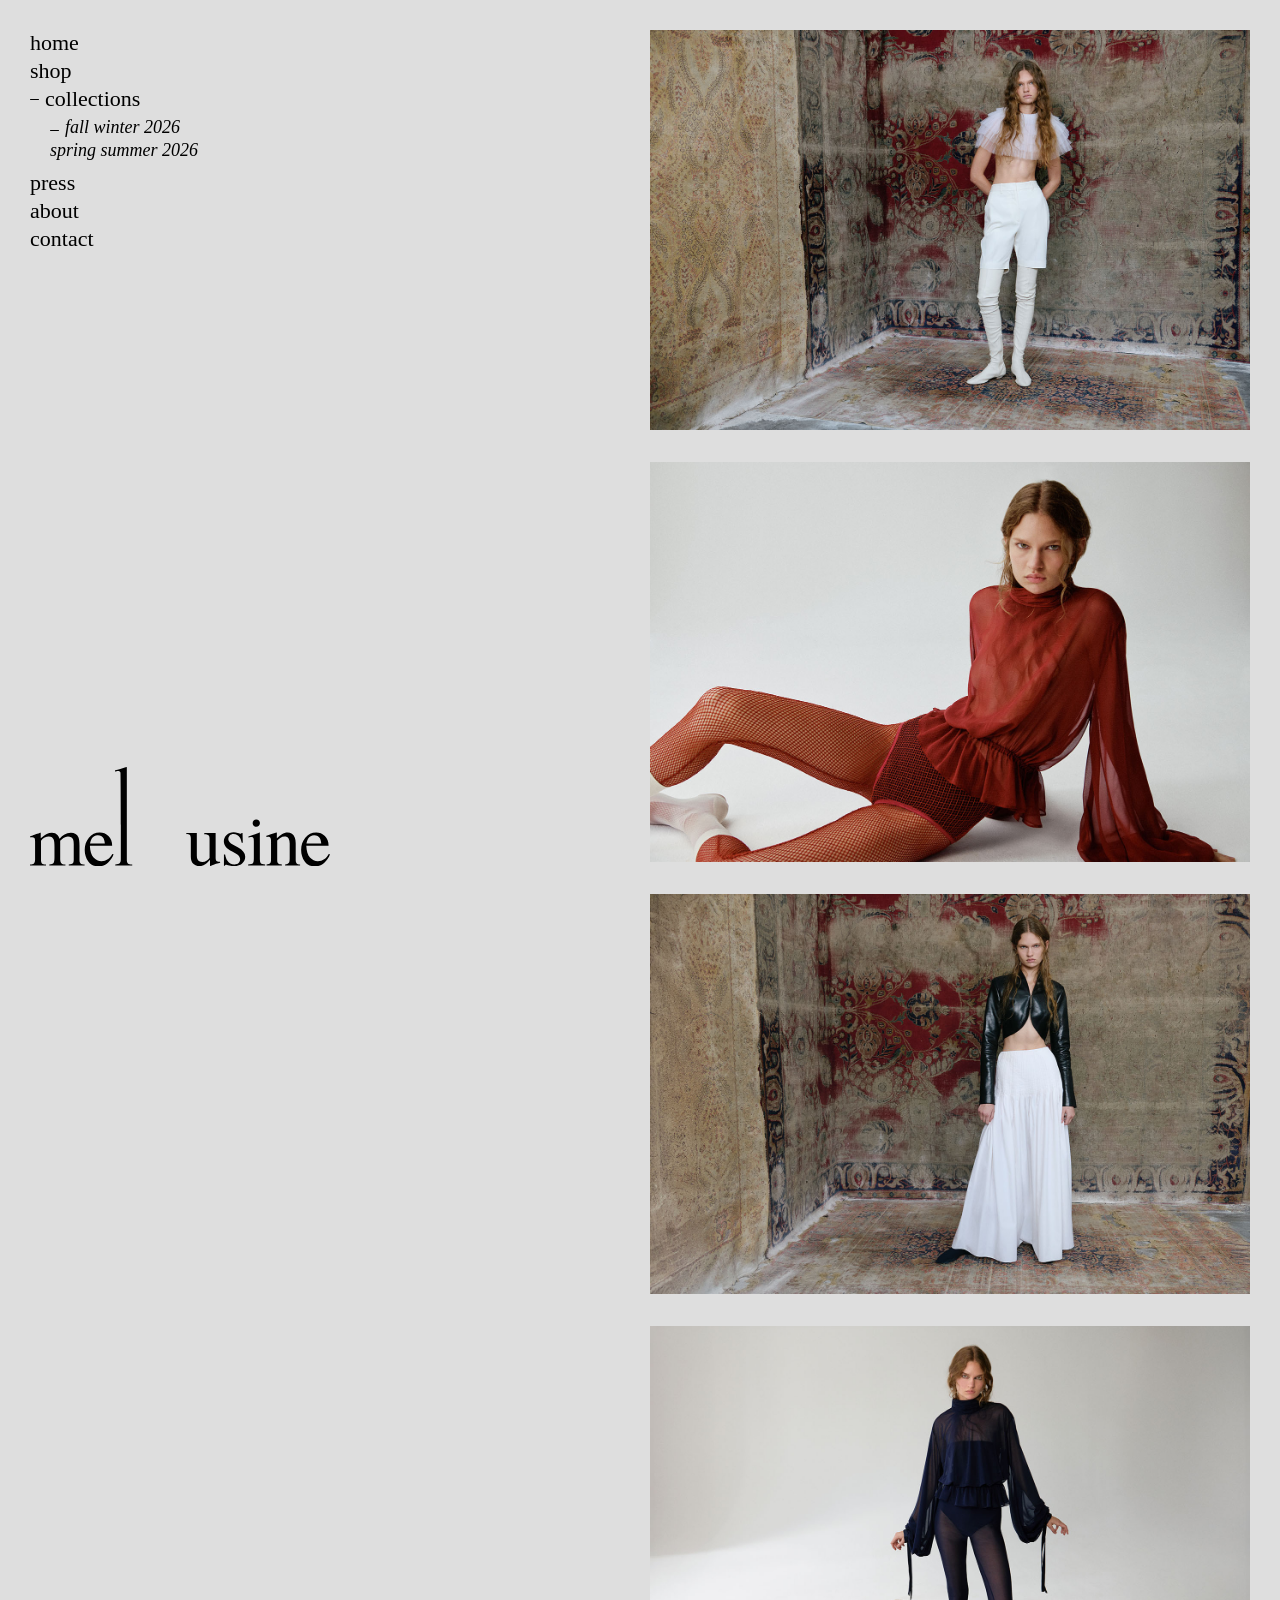
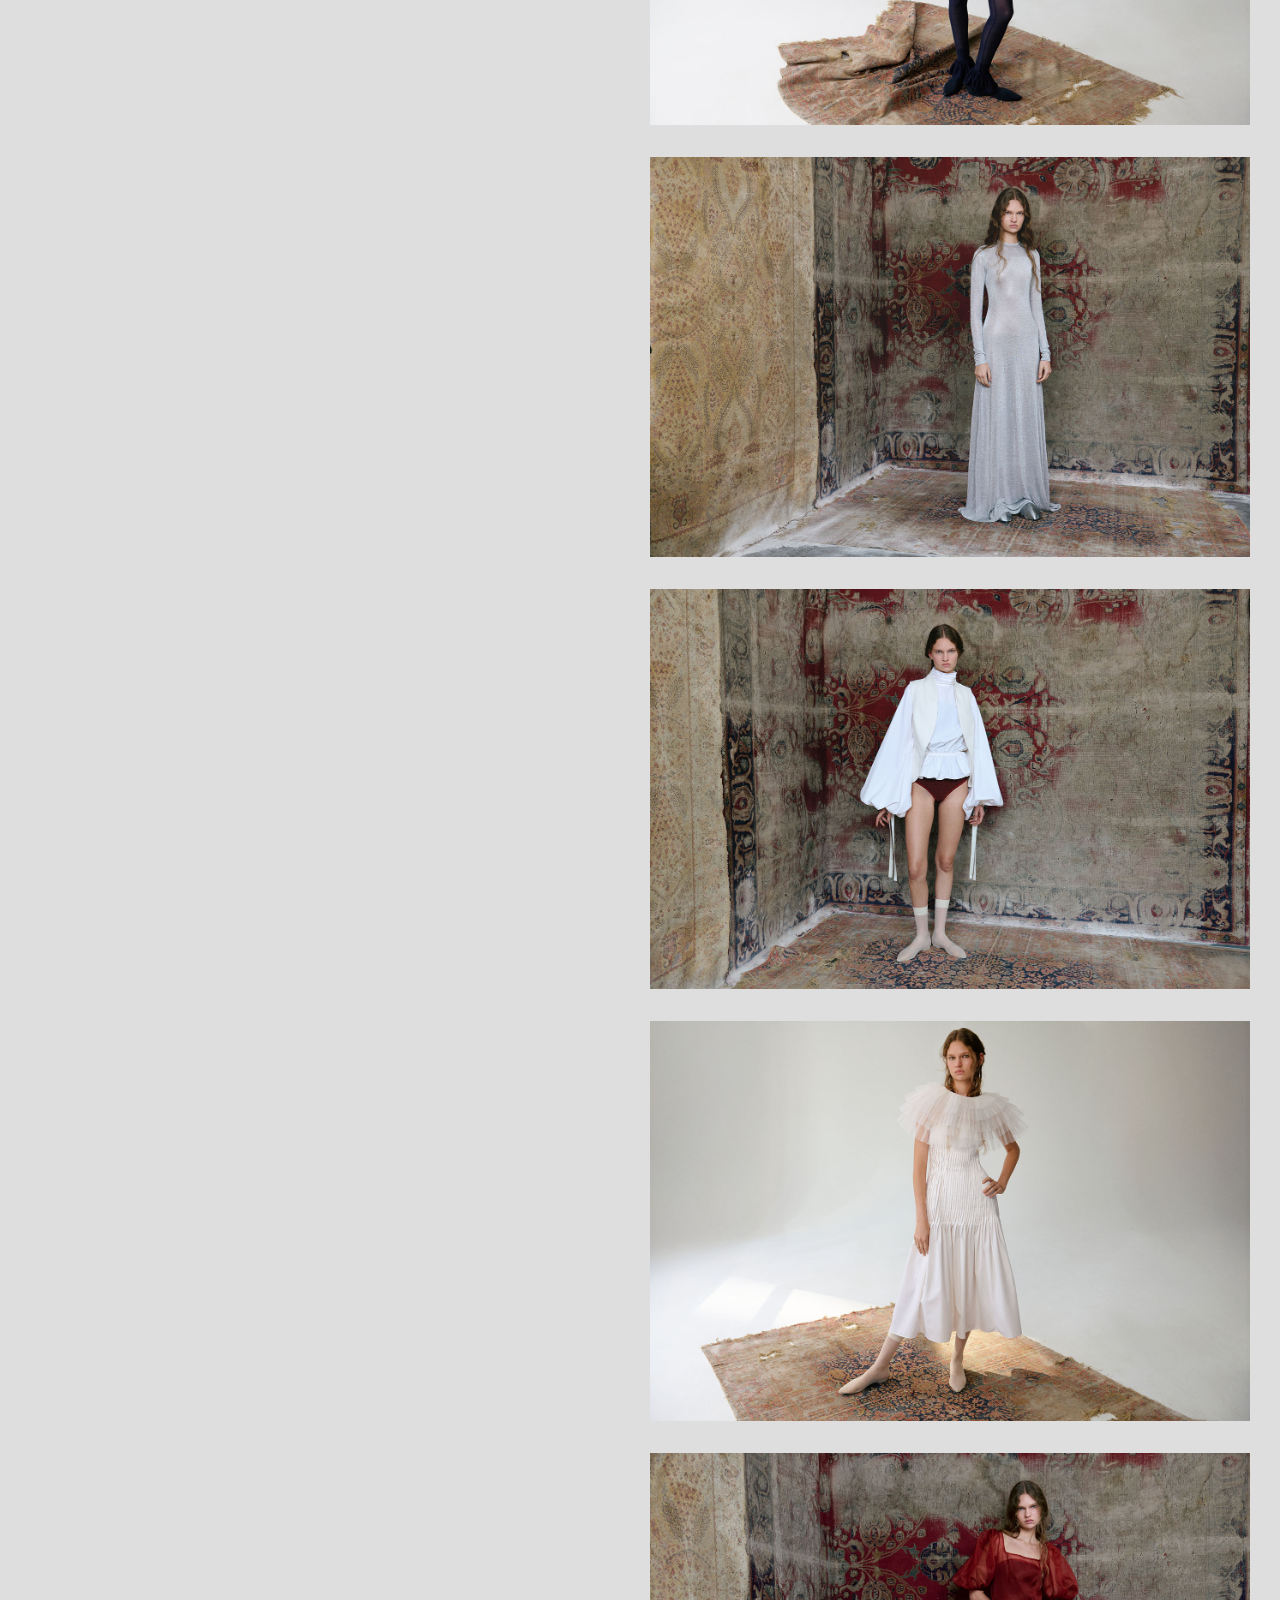
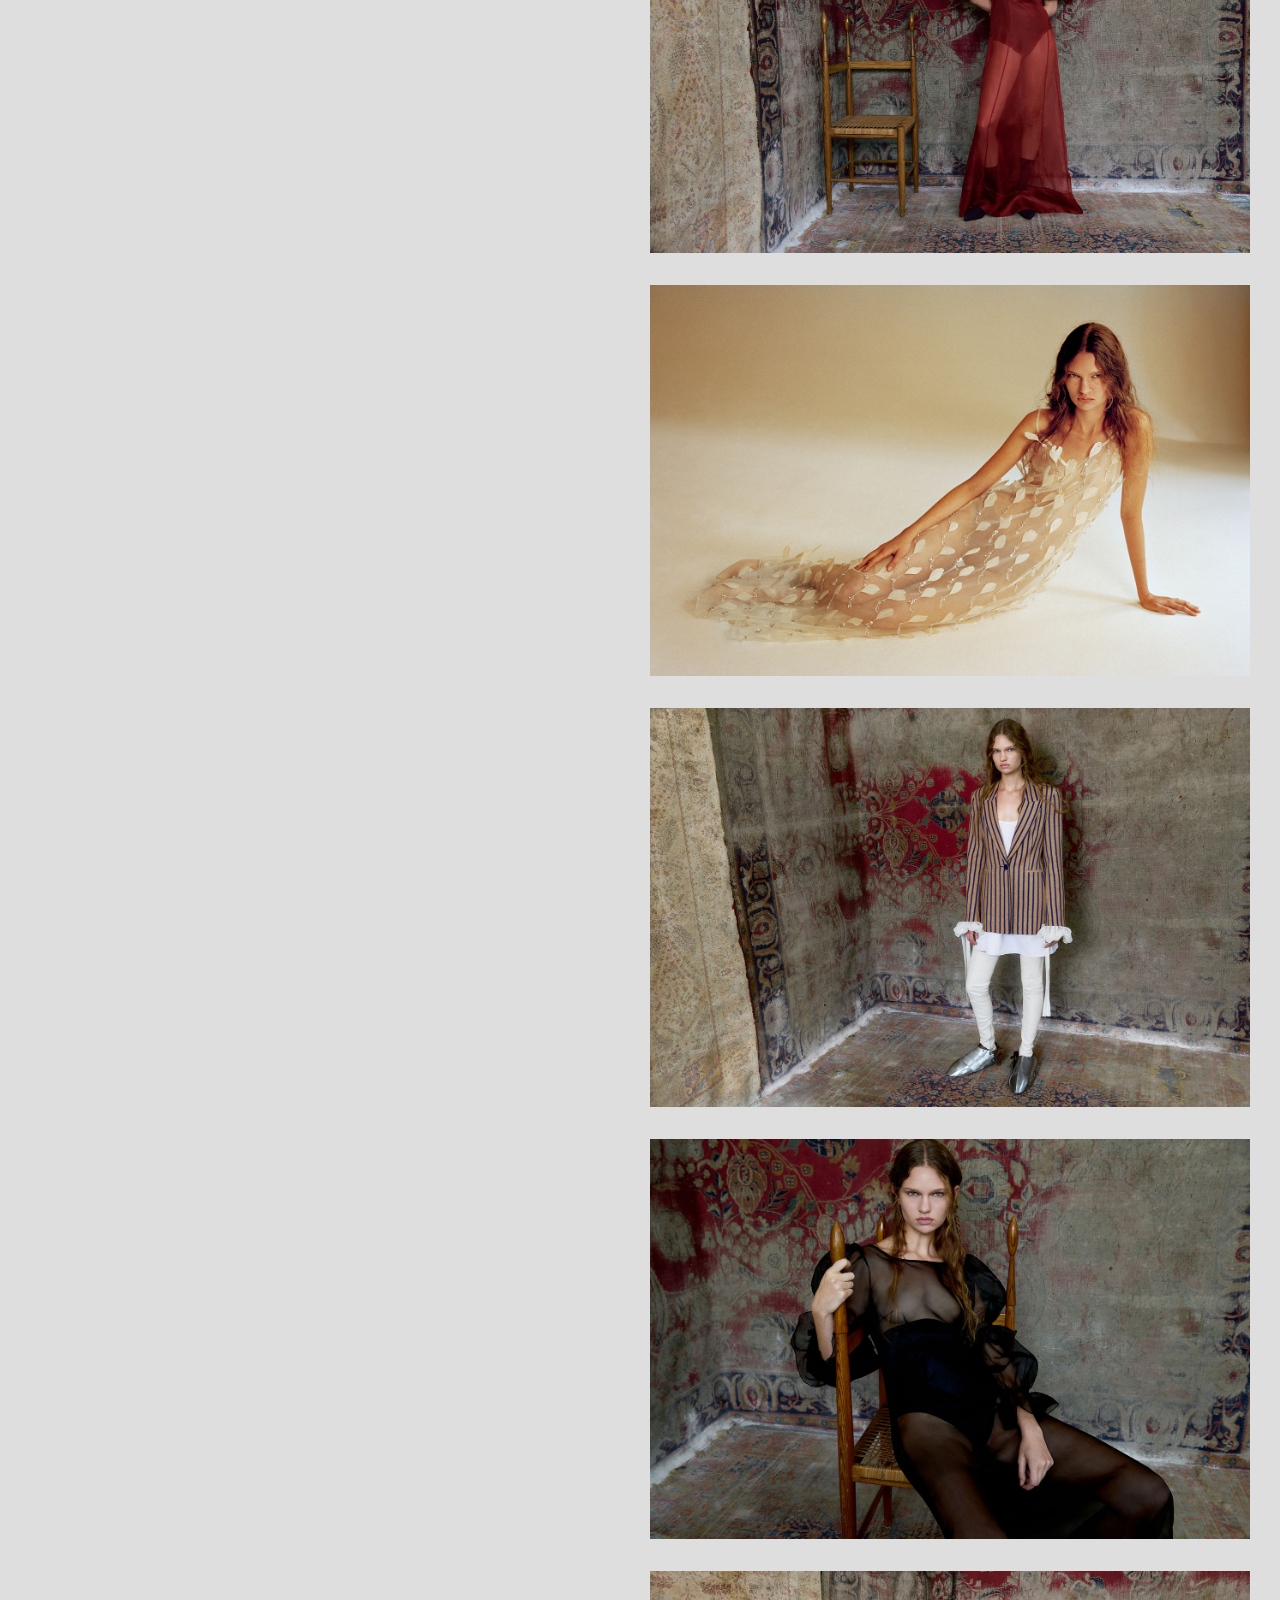
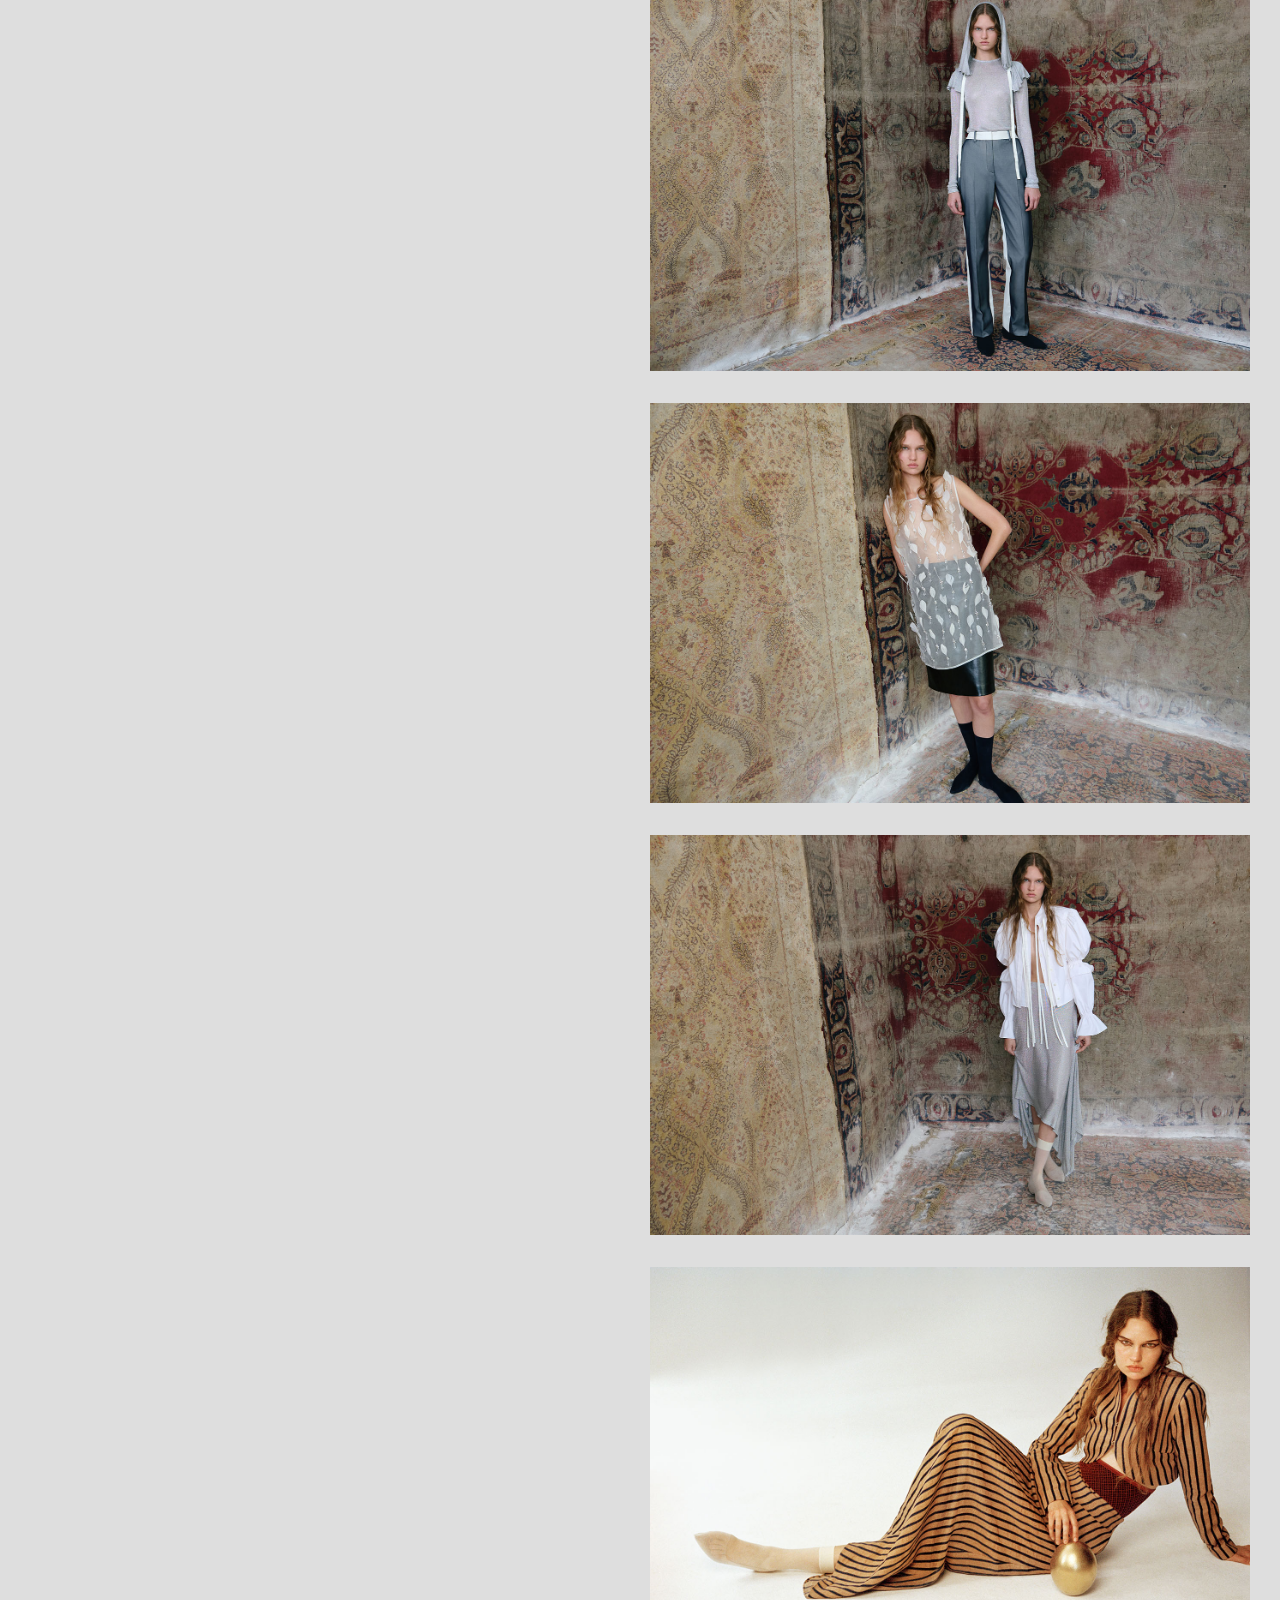
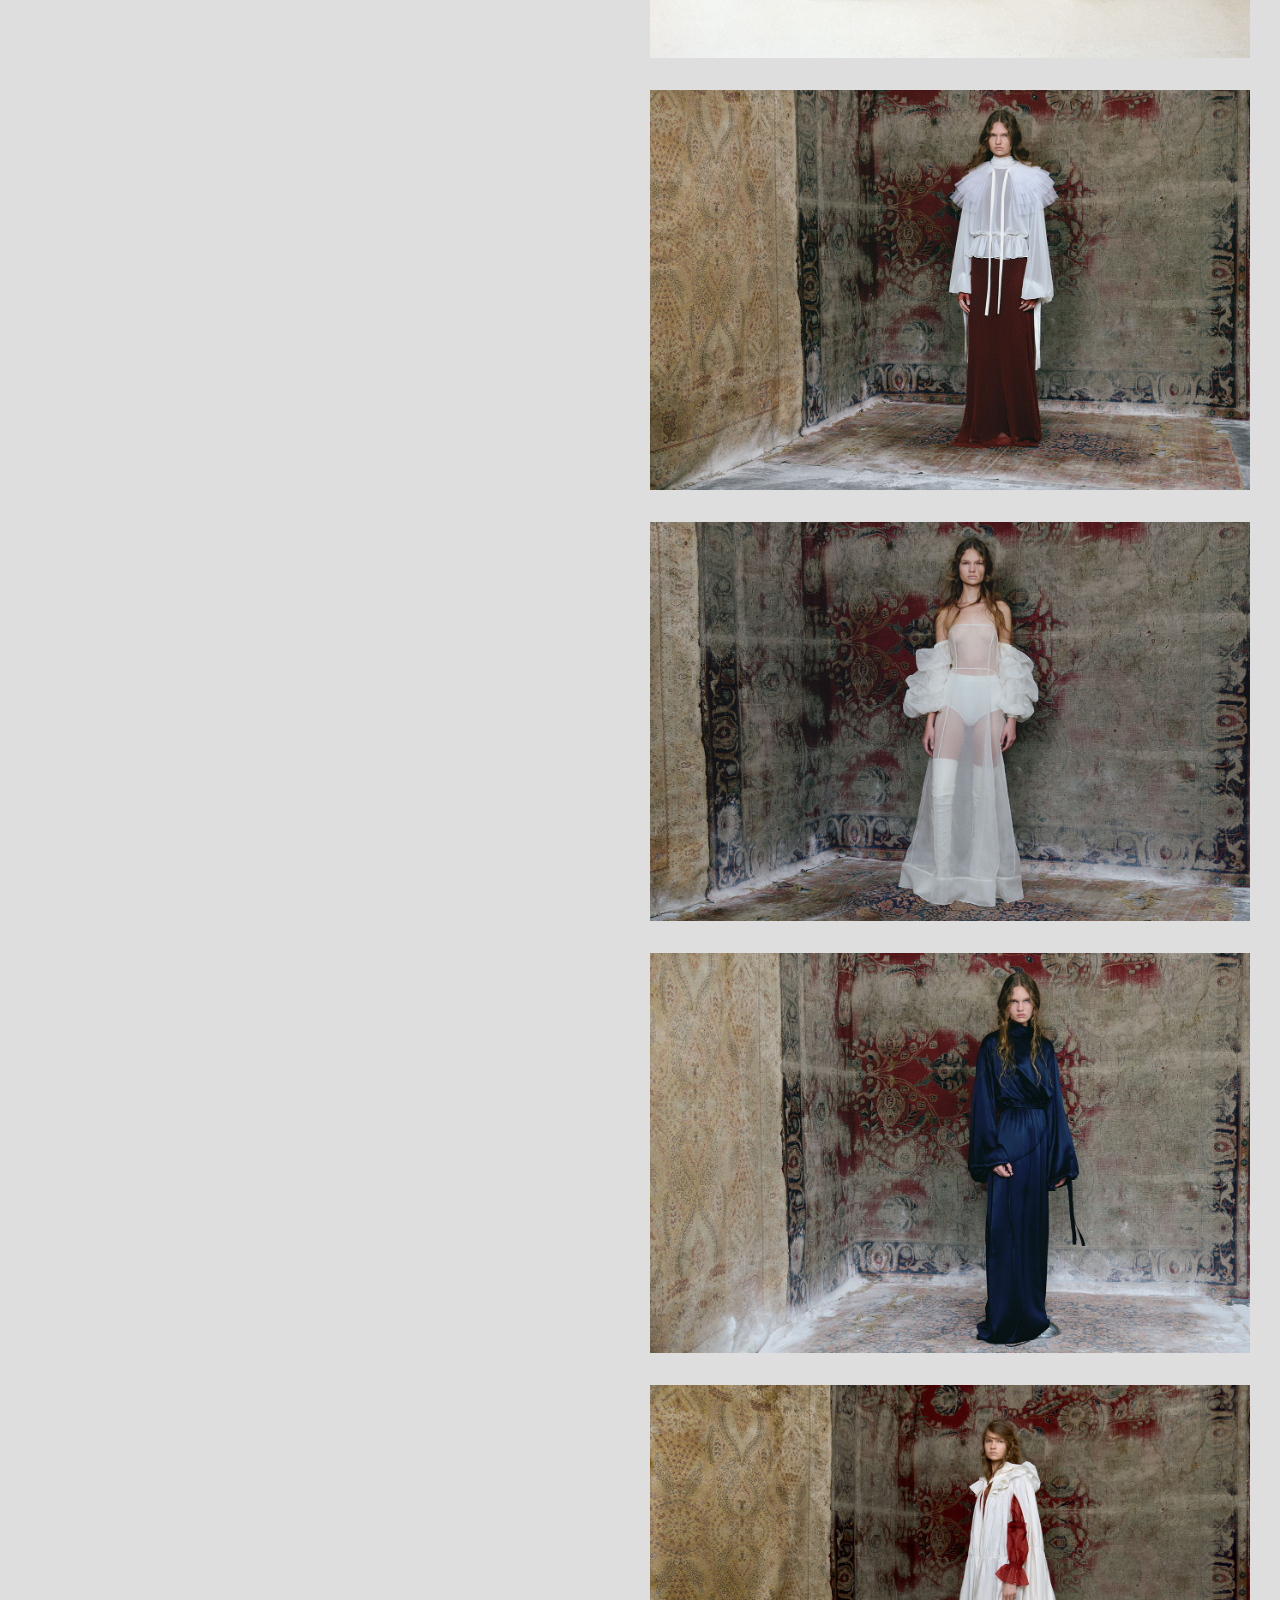
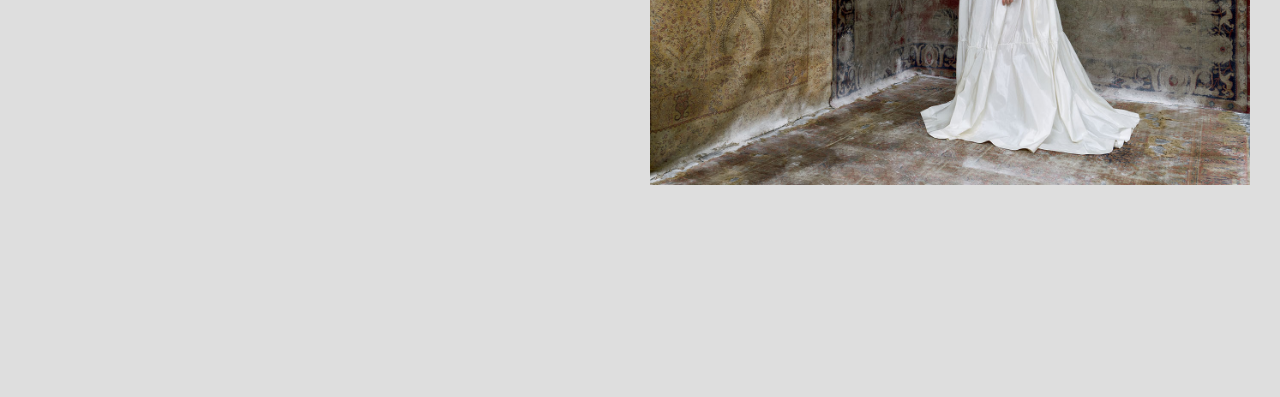
<file: collections.html>
<!DOCTYPE html>
<html lang="en">

<head>
  <meta charset="UTF-8" />
  <meta name="viewport" content="width=device-width, initial-scale=1.0" />
  <title>Spring Summer 2026 | Mel Usine</title>
  <link rel="short icon" href="public/favicon.ico" />
  <link rel="stylesheet" href="style.css" />
</head>

<body class="black">
  <main class="about">
    <header>
      <h1 style="display:none;">mel usine</h1>
      <nav>
        <ul>
          <li>
            <a href="/" title="go to home page">home</a>
          </li>
          <li>
            <a href="https://shop.mel-usine.com/" title="go to shop page" target="_blank"
              rel="noopener noreferrer">shop</a>
          </li>
          <li>
            <a href="/collections/fall-winter-2026" class="active" title="go to collections page">collections</a>
            <ul class="subnav">
              <li><a href="/collections/fall-winter-2026" class="active">fall winter 2026</a></li>
              <li><a href="/collections/spring-summer-2026">spring summer 2026</a></li>
            </ul>
          </li>
          <li>
            <a href="/press/2026" title="go to press page">press</a>
          </li>
          <li>
            <a href="/about" title="go to about page">about</a>
          </li>
          <li>
            <a href="/contact" title="go to contact page">contact</a>
          </li>
        </ul>
      </nav>
    </header>

    <article class="grid">
      <div></div>
      <div class="coming-soon">
        <figure>
          <img src="public/look-1.jpg" alt="" />
        </figure>
        <figure>
          <img src="public/look-2.jpg" alt="" />
        </figure>
        <figure>
          <img src="public/look-3.jpg" alt="" />
        </figure>
        <figure>
          <img src="public/look-4.jpg" alt="" />
        </figure>
        <figure>
          <img src="public/look-5.jpg" alt="" />
        </figure>
        <figure>
          <img src="public/look-6.jpg" alt="" />
        </figure>
        <figure>
          <img src="public/look-7.jpg" alt="" />
        </figure>
        <figure>
          <img src="public/look-8.jpg" alt="" />
        </figure>
        <figure>
          <img src="public/look-9.jpg" alt="" />
        </figure>
        <figure>
          <img src="public/look-10.jpg" alt="" />
        </figure>
        <figure>
          <img src="public/look-11.jpg" alt="" />
        </figure>
        <figure>
          <img src="public/look-12.jpg" alt="" />
        </figure>
        <figure>
          <img src="public/look-13.jpg" alt="" />
        </figure>
        <figure>
          <img src="public/look-14.jpg" alt="" />
        </figure>
        <figure>
          <img src="public/look-15.jpg" alt="" />
        </figure>
        <figure>
          <img src="public/look-16.jpg" alt="" />
        </figure>
        <figure>
          <img src="public/look-17.jpg" alt="" />
        </figure>
        <figure>
          <img src="public/look-18.jpg" alt="" />
        </figure>
        <figure>
          <img src="public/look-19.jpg" alt="" />
        </figure>
      </div>
    </article>
  </main>

  <footer>
    <div class="footer-locked">
      <?xml version="1.0" encoding="UTF-8"?>
      <svg id="Layer_1" data-name="Layer 1" xmlns="http://www.w3.org/2000/svg" viewBox="0 0 1180.61792 391.07813">
        <path
          d="M0,384.17466c7.18132-.64318,11.96657-1.84035,14.36092-3.59152,3.68242-2.66877,5.52448-8.00802,5.52448-16.01775v-71.39466c0-6.81084-.89702-11.27537-2.69278-13.39357s-4.76468-3.17645-8.90675-3.17645c-1.93297,0-3.38398.09262-4.34961.27614-.96734.18524-2.09591.50597-3.38398.96563v-4.83328l9.9427-3.31366c3.5898-1.19546,9.48133-3.35997,17.67629-6.49011,8.19154-3.12843,12.51885-4.69607,12.98022-4.69607.45966,0,.7358.23154.82842.6912.0909.46137.13893,1.3361.13893,2.62417v18.64192c9.11257-8.28587,16.98509-14.01617,23.61241-17.19262,6.62904-3.17645,13.4416-4.76468,20.43768-4.76468,9.48133,0,17.0314,3.22447,22.6485,9.66656,2.94491,3.50061,5.38556,8.24128,7.31853,14.2237,6.81084-6.90346,12.74868-12.01288,17.8135-15.32826,8.74553-5.70629,17.67629-8.56201,26.79058-8.56201,14.82058,0,24.71697,6.03217,29.68917,18.09136,2.85229,6.81427,4.281,17.58539,4.281,32.31335v57.30817c0,6.53814,1.4493,10.97865,4.34961,13.32497,2.90031,2.34803,8.12293,3.89167,15.673,4.62746v3.5898h-62.27866v-3.86594c8.00973-.7358,13.27866-2.34803,15.81193-4.83328,2.52984-2.48696,3.79733-7.54836,3.79733-15.19105v-59.51728c0-8.92905-.96734-15.51178-2.90031-19.74819-3.40799-7.54664-10.08163-11.32339-20.02433-11.32339-5.98414,0-11.92198,1.98099-17.8135,5.93783-3.40628,2.30344-7.59467,5.98586-12.56687,11.04897v70.70174c0,7.45745,1.31209,13.11915,3.93626,16.9868,2.62417,3.86594,8.16924,5.93783,16.64035,6.21397v3.5898h-63.38493v-3.5898c8.74553-1.10455,14.31461-3.22276,16.70895-6.3529,2.39434-3.12843,3.59152-10.86202,3.59152-23.19906v-38.58907c0-14.14824-.92103-23.88512-2.76138-29.21408-3.03924-9.02167-9.48304-13.53422-19.33312-13.53422-5.6171,0-11.14159,1.54363-16.57174,4.62746-5.43358,3.08555-10.21884,7.11099-14.36092,12.08149v75.53674c0,6.9978,1.21775,11.83108,3.65841,14.49984,2.43894,2.6722,7.75589,4.05289,15.95086,4.14379v3.5898H0v-3.5898Z" />
        <path
          d="M308.64221,271.69711c9.75575,8.97707,14.63705,21.70517,14.63705,38.18258h-87.68855c.91932,21.3124,5.7526,36.83619,14.49984,46.57307,8.74553,9.73517,19.10158,14.60275,31.06987,14.60275,9.66656,0,17.81522-2.52469,24.44254-7.57751,6.62904-5.0511,12.75039-12.21698,18.3675-21.49592l4.83328,1.65512c-3.77675,11.71273-10.84144,22.54559-21.19749,32.50373-10.35777,9.95985-23.03955,14.93721-38.04537,14.93721-17.30925,0-30.68053-6.53471-40.11555-19.60926-9.43673-13.07113-14.15338-28.12325-14.15338-45.15465,0-18.50471,5.47475-34.47615,16.43281-47.91946,10.95464-13.43988,25.22294-20.16154,42.80833-20.16154,12.98022,0,24.34993,4.48854,34.10911,13.4639ZM242.4959,282.26241c-2.94834,4.97049-5.06483,11.23249-6.3529,18.78085h58.27551c-1.01537-9.20519-2.7631-16.06406-5.24835-20.5766-4.51083-8.10063-12.06091-12.15181-22.64679-12.15181-10.49498,0-18.50471,4.64976-24.02748,13.94757Z" />
        <path
          d="M335.43794,383.89853c8.56029-.82842,14.36092-2.55557,17.39844-5.17974,3.03924-2.62246,4.55714-7.75417,4.55714-15.39686v-134.91509c0-6.07676-.50597-204.14781-1.5179-206.44953-1.84378-3.86765-5.57251-5.80062-11.18618-5.80062-1.28979,0-2.69278.13893-4.2124.41507-1.5179.27614-3.43029.68949-5.7303,1.24177v-4.55714c12.42795-3.31366,27.38745-7.73188,44.88022-13.25636.64318,0,1.03595.27614,1.17316.82842.13893.55228.20753,1.74945.20753,3.59152v359.45427c0,8.00973,1.38069,13.18776,4.14208,15.53579,2.7631,2.34803,8.46939,3.84536,17.12402,4.48854v3.86594h-66.8358v-3.86594Z" />
        <path
          d="M656.53452,259.89176v88.37804c0,6.262.87301,11.2788,2.62417,15.05212,3.40456,6.9978,9.66485,10.49498,18.77913,10.49498,6.26028,0,12.38164-2.0719,18.3675-6.21397,3.40456-2.30001,6.85715-5.47646,10.35605-9.52764v-75.67567c0-7.08698-1.38069-11.73674-4.14208-13.94757-2.7631-2.20911-8.28587-3.54178-16.57174-4.00315v-4.55714h44.60408v97.21618c0,6.262,1.12685,10.56358,3.38398,12.91162,2.2537,2.34803,7.01838,3.38398,14.29231,3.10784v3.86594c-5.06483,1.38069-8.79355,2.41664-11.18618,3.10784-2.39434.68949-6.39921,1.95698-12.0146,3.79733-2.39434.82842-7.64269,2.80941-15.74161,5.93783-.46137,0-.73751-.20753-.82842-.6226-.09262-.41335-.13893-.89702-.13893-1.4493v-22.23344c-6.26028,7.45745-11.96829,12.98194-17.1223,16.57174-7.82621,5.52277-16.11208,8.28587-24.85761,8.28587-8.00973,0-15.55809-2.85743-22.64679-8.5723-7.18132-5.62396-10.77112-15.0727-10.77112-28.34622v-71.75999c0-7.30824-1.56593-12.1964-4.69435-14.6645-2.0273-1.55049-6.3529-2.64647-12.98194-3.28793v-3.86594h41.29042Z" />
        <path
          d="M763.2852,344.26493h4.55714c2.11134,10.49498,4.9602,18.55273,8.54143,24.16641,6.42837,10.31146,15.8428,15.46719,28.24331,15.46719,6.88631,0,12.32847-1.91067,16.32476-5.73202,3.99629-3.81791,5.99443-8.76783,5.99443-14.84459,0-3.86594-1.15258-7.59467-3.45259-11.18447-2.30344-3.59152-6.3529-7.0887-12.15009-10.49498l-15.46204-8.83815c-11.32168-6.07676-19.65386-12.19812-24.99654-18.3675-5.34268-6.16595-8.01488-13.43988-8.01488-21.81837,0-10.30974,3.68242-18.78085,11.04725-25.40817,7.36484-6.62904,16.61633-9.9427,27.75792-9.9427,4.87787,0,10.23942.92103,16.08635,2.76138,5.84522,1.84207,9.13658,2.76138,9.87409,2.76138,1.65683,0,2.85229-.22811,3.59152-.68949.7358-.45966,1.38069-1.19546,1.93297-2.20911h3.31366l.96734,38.52732h-4.281c-1.84378-8.92905-4.32903-15.88054-7.45745-20.85274-5.70972-9.20347-13.94757-13.80864-24.71868-13.80864-6.44552,0-11.50863,1.98099-15.18933,5.93783-3.68413,3.96027-5.52448,8.61003-5.52448,13.94757,0,8.47111,6.3529,16.01775,19.05699,22.64679l18.22857,9.80549c19.60926,10.68021,29.41304,23.10816,29.41304,37.28384,0,10.86373-4.06661,19.74819-12.20155,26.65165-8.13494,6.90518-18.77227,10.35777-31.912,10.35777-5.51591,0-11.76419-.92103-18.74826-2.7631-6.98407-1.84035-11.12101-2.76138-12.40737-2.76138-1.10455,0-2.06847.39277-2.89517,1.17487-.82842.78211-1.4716,1.72544-1.92954,2.82999h-3.5898v-44.60408Z" />
        <path
          d="M858.43806,383.89853c9.84837-.91932,16.06406-2.60016,18.64192-5.04081,2.57615-2.43894,3.86594-9.04568,3.86594-19.8168v-65.87018c0-5.98243-.41335-10.12622-1.24177-12.42795-1.38241-3.77332-4.281-5.6617-8.70093-5.6617-1.01365,0-2.00158.09262-2.96892.27614-.96563.18524-3.75102.92103-8.35448,2.20911v-4.281l5.93783-1.93297c16.11037-5.24663,27.34286-9.20519,33.69576-11.87567,2.57615-1.10455,4.23298-1.65683,4.97049-1.65683.18352.64489.27614,1.3361.27614,2.0719v99.14915c0,10.49498,1.26406,17.07771,3.79733,19.74819,2.53156,2.67048,8.26186,4.37362,17.19262,5.10942v3.86594h-67.11194v-3.86594ZM880.39364,210.79324c2.62657-2.70161,5.83659-4.11992,9.63016-4.25194,4.01135-.1396,8.02235,1.43047,10.84209,4.28695,2.65872,2.69336,4.02778,5.95583,4.10569,9.78592.07986,3.9263-1.50878,7.81502-4.31863,10.55854-2.78767,2.72186-6.13503,4.08195-10.04046,4.08195-4.60296,0-8.37339-1.80235-11.31132-5.40959-1.72129-2.11343-2.77636-4.75718-2.99261-7.47428-.36177-4.54539.99994-8.40615,4.08509-11.57754Z" />
        <path
          d="M930.94071,383.89853c6.53642-.82842,11.11586-2.46295,13.74003-4.9036,2.62417-2.43722,3.93626-7.89139,3.93626-16.36249v-70.15118c0-5.8435-.55228-9.95471-1.65683-12.33018-1.75116-3.47146-5.34096-5.20718-10.77112-5.20718-.83013,0-1.68084.04631-2.55557.13721-.87644.09262-1.95698.23154-3.24506.41507v-4.83328c3.77332-1.10455,12.70409-3.95856,26.79058-8.56201l12.98022-4.281c.64318,0,1.03595.22983,1.17316.68949.13893.46309.20753,1.10627.20753,1.93468v20.29875c8.45395-7.91711,15.06927-13.34727,19.84767-16.29389,7.16931-4.51083,14.61133-6.76797,22.3312-6.76797,6.24828,0,11.94428,1.79576,17.09143,5.38556,9.92212,6.9978,14.88575,19.47205,14.88575,37.42448v64.48777c0,6.62904,1.32238,11.41601,3.97228,14.36263s7.07841,4.46624,13.28895,4.55714v3.86594h-58.965v-3.86594c6.71823-.91932,11.4143-2.78368,14.08478-5.59309,2.66877-2.80769,4.00487-8.90675,4.00487-18.29718v-58.965c0-7.91711-1.46473-14.47583-4.39592-19.67958-2.92947-5.19861-8.33046-7.8022-16.20127-7.8022-5.40271,0-10.89461,1.84378-16.47912,5.52448-3.11299,2.11821-7.14187,5.6171-12.08492,10.49498v77.33078c0,6.62904,1.4716,11.07127,4.41993,13.32668,2.94491,2.25713,7.59467,3.4766,13.94585,3.66012v3.86594h-60.34569v-3.86594Z" />
        <path
          d="M1160.45638,271.69711c9.75575,8.97707,14.63705,21.70517,14.63705,38.18258h-87.68855c.91932,21.3124,5.7526,36.83619,14.49984,46.57307,8.74553,9.73517,19.10158,14.60275,31.06987,14.60275,9.66656,0,17.81522-2.52469,24.44254-7.57751,6.62904-5.0511,12.75039-12.21698,18.3675-21.49592l4.83328,1.65512c-3.77675,11.71273-10.84144,22.54559-21.19749,32.50373-10.35777,9.95985-23.03955,14.93721-38.04537,14.93721-17.30925,0-30.68053-6.53471-40.11555-19.60926-9.43673-13.07113-14.15338-28.12325-14.15338-45.15465,0-18.50471,5.47475-34.47615,16.43281-47.91946,10.95464-13.43988,25.22294-20.16154,42.80833-20.16154,12.98022,0,24.34993,4.48854,34.10911,13.4639ZM1094.31007,282.26241c-2.94834,4.97049-5.06483,11.23249-6.3529,18.78085h58.27551c-1.01537-9.20519-2.7631-16.06406-5.24835-20.5766-4.51083-8.10063-12.06091-12.15181-22.64679-12.15181-10.49498,0-18.50471,4.64976-24.02748,13.94757Z" />
      </svg>
    </div>
  </footer>

</body>

</html>
</file>
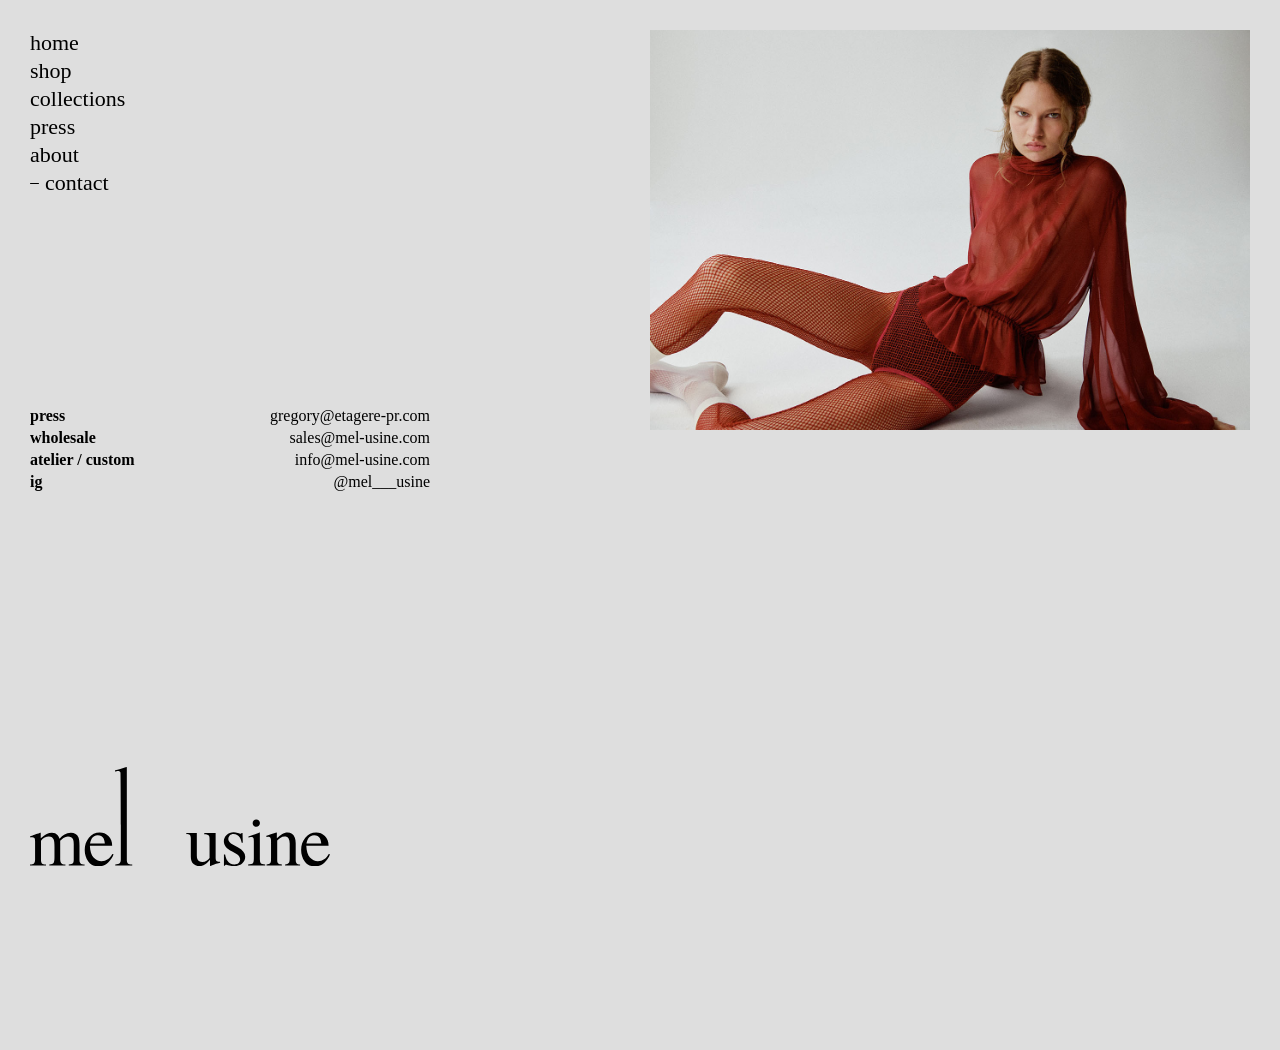
<file: contact.html>
<!DOCTYPE html>
<html lang="en">

<head>
  <meta charset="UTF-8" />
  <meta name="viewport" content="width=device-width, initial-scale=1.0" />
  <title>Contact | Mel Usine</title>
  <link rel="short icon" href="public/favicon.ico" />
  <link rel="stylesheet" href="style.css" />
</head>

<body class="black">
  <main class="contact">
    <header>
      <h1 style="display:none;">mel usine</h1>
      <nav>
        <ul>
          <li>
            <a href="/" title="go to home page">home</a>
          </li>
          <li>
            <a href="https://shop.mel-usine.com/" title="go to shop page" target="_blank"
              rel="noopener noreferrer">shop</a>
          </li>
          <li>
            <a href="/collections/spring-summer-2027" title="go to collections page">collections</a>
          </li>
          <li>
            <a href="/press/2026" title="go to press page">press</a>
          </li>
          <li>
            <a href="/about" title="go to about page">about</a>
          </li>
          <li>
            <a href="/contact" class="active" title="go to contact page">contact</a>
          </li>
        </ul>
      </nav>
    </header>

    <div class="grid pad center tall">
      <ul class="contact-info">
        <li class="inline">
          <p>press</p>
          <a href="mailto:gregory@etagere-pr.com" title="email gregory@etagere-pr.com">gregory@etagere-pr.com</a>
        </li>
        <li class="inline">
          <p>wholesale</p>
          <a href="mailto:sales@mel-usine.com" title="email sales@mel-usine.com">sales@mel-usine.com</a>
        </li>
        <li class="inline">
          <p>atelier / custom</p>
          <a href="mailto:info@mel-usine.com" title="email info@mel-usine.com">info@mel-usine.com</a>
        </li>
        <li class="inline">
          <p>ig</p>
          <a href="https://www.instagram.com/mel___usine/" title="go to mel usine instagram"
            target="_blank">@mel___usine</a>
        </li>
      </ul>
      <figure class="contact-photo">
        <img src="public/look-2.jpg" alt="" />
      </figure>
    </div>

  </main>

  <footer>
    <div class="footer-locked">
      <?xml version="1.0" encoding="UTF-8"?>
      <svg id="Layer_1" data-name="Layer 1" xmlns="http://www.w3.org/2000/svg" viewBox="0 0 1180.61792 391.07813">
        <path
          d="M0,384.17466c7.18132-.64318,11.96657-1.84035,14.36092-3.59152,3.68242-2.66877,5.52448-8.00802,5.52448-16.01775v-71.39466c0-6.81084-.89702-11.27537-2.69278-13.39357s-4.76468-3.17645-8.90675-3.17645c-1.93297,0-3.38398.09262-4.34961.27614-.96734.18524-2.09591.50597-3.38398.96563v-4.83328l9.9427-3.31366c3.5898-1.19546,9.48133-3.35997,17.67629-6.49011,8.19154-3.12843,12.51885-4.69607,12.98022-4.69607.45966,0,.7358.23154.82842.6912.0909.46137.13893,1.3361.13893,2.62417v18.64192c9.11257-8.28587,16.98509-14.01617,23.61241-17.19262,6.62904-3.17645,13.4416-4.76468,20.43768-4.76468,9.48133,0,17.0314,3.22447,22.6485,9.66656,2.94491,3.50061,5.38556,8.24128,7.31853,14.2237,6.81084-6.90346,12.74868-12.01288,17.8135-15.32826,8.74553-5.70629,17.67629-8.56201,26.79058-8.56201,14.82058,0,24.71697,6.03217,29.68917,18.09136,2.85229,6.81427,4.281,17.58539,4.281,32.31335v57.30817c0,6.53814,1.4493,10.97865,4.34961,13.32497,2.90031,2.34803,8.12293,3.89167,15.673,4.62746v3.5898h-62.27866v-3.86594c8.00973-.7358,13.27866-2.34803,15.81193-4.83328,2.52984-2.48696,3.79733-7.54836,3.79733-15.19105v-59.51728c0-8.92905-.96734-15.51178-2.90031-19.74819-3.40799-7.54664-10.08163-11.32339-20.02433-11.32339-5.98414,0-11.92198,1.98099-17.8135,5.93783-3.40628,2.30344-7.59467,5.98586-12.56687,11.04897v70.70174c0,7.45745,1.31209,13.11915,3.93626,16.9868,2.62417,3.86594,8.16924,5.93783,16.64035,6.21397v3.5898h-63.38493v-3.5898c8.74553-1.10455,14.31461-3.22276,16.70895-6.3529,2.39434-3.12843,3.59152-10.86202,3.59152-23.19906v-38.58907c0-14.14824-.92103-23.88512-2.76138-29.21408-3.03924-9.02167-9.48304-13.53422-19.33312-13.53422-5.6171,0-11.14159,1.54363-16.57174,4.62746-5.43358,3.08555-10.21884,7.11099-14.36092,12.08149v75.53674c0,6.9978,1.21775,11.83108,3.65841,14.49984,2.43894,2.6722,7.75589,4.05289,15.95086,4.14379v3.5898H0v-3.5898Z" />
        <path
          d="M308.64221,271.69711c9.75575,8.97707,14.63705,21.70517,14.63705,38.18258h-87.68855c.91932,21.3124,5.7526,36.83619,14.49984,46.57307,8.74553,9.73517,19.10158,14.60275,31.06987,14.60275,9.66656,0,17.81522-2.52469,24.44254-7.57751,6.62904-5.0511,12.75039-12.21698,18.3675-21.49592l4.83328,1.65512c-3.77675,11.71273-10.84144,22.54559-21.19749,32.50373-10.35777,9.95985-23.03955,14.93721-38.04537,14.93721-17.30925,0-30.68053-6.53471-40.11555-19.60926-9.43673-13.07113-14.15338-28.12325-14.15338-45.15465,0-18.50471,5.47475-34.47615,16.43281-47.91946,10.95464-13.43988,25.22294-20.16154,42.80833-20.16154,12.98022,0,24.34993,4.48854,34.10911,13.4639ZM242.4959,282.26241c-2.94834,4.97049-5.06483,11.23249-6.3529,18.78085h58.27551c-1.01537-9.20519-2.7631-16.06406-5.24835-20.5766-4.51083-8.10063-12.06091-12.15181-22.64679-12.15181-10.49498,0-18.50471,4.64976-24.02748,13.94757Z" />
        <path
          d="M335.43794,383.89853c8.56029-.82842,14.36092-2.55557,17.39844-5.17974,3.03924-2.62246,4.55714-7.75417,4.55714-15.39686v-134.91509c0-6.07676-.50597-204.14781-1.5179-206.44953-1.84378-3.86765-5.57251-5.80062-11.18618-5.80062-1.28979,0-2.69278.13893-4.2124.41507-1.5179.27614-3.43029.68949-5.7303,1.24177v-4.55714c12.42795-3.31366,27.38745-7.73188,44.88022-13.25636.64318,0,1.03595.27614,1.17316.82842.13893.55228.20753,1.74945.20753,3.59152v359.45427c0,8.00973,1.38069,13.18776,4.14208,15.53579,2.7631,2.34803,8.46939,3.84536,17.12402,4.48854v3.86594h-66.8358v-3.86594Z" />
        <path
          d="M656.53452,259.89176v88.37804c0,6.262.87301,11.2788,2.62417,15.05212,3.40456,6.9978,9.66485,10.49498,18.77913,10.49498,6.26028,0,12.38164-2.0719,18.3675-6.21397,3.40456-2.30001,6.85715-5.47646,10.35605-9.52764v-75.67567c0-7.08698-1.38069-11.73674-4.14208-13.94757-2.7631-2.20911-8.28587-3.54178-16.57174-4.00315v-4.55714h44.60408v97.21618c0,6.262,1.12685,10.56358,3.38398,12.91162,2.2537,2.34803,7.01838,3.38398,14.29231,3.10784v3.86594c-5.06483,1.38069-8.79355,2.41664-11.18618,3.10784-2.39434.68949-6.39921,1.95698-12.0146,3.79733-2.39434.82842-7.64269,2.80941-15.74161,5.93783-.46137,0-.73751-.20753-.82842-.6226-.09262-.41335-.13893-.89702-.13893-1.4493v-22.23344c-6.26028,7.45745-11.96829,12.98194-17.1223,16.57174-7.82621,5.52277-16.11208,8.28587-24.85761,8.28587-8.00973,0-15.55809-2.85743-22.64679-8.5723-7.18132-5.62396-10.77112-15.0727-10.77112-28.34622v-71.75999c0-7.30824-1.56593-12.1964-4.69435-14.6645-2.0273-1.55049-6.3529-2.64647-12.98194-3.28793v-3.86594h41.29042Z" />
        <path
          d="M763.2852,344.26493h4.55714c2.11134,10.49498,4.9602,18.55273,8.54143,24.16641,6.42837,10.31146,15.8428,15.46719,28.24331,15.46719,6.88631,0,12.32847-1.91067,16.32476-5.73202,3.99629-3.81791,5.99443-8.76783,5.99443-14.84459,0-3.86594-1.15258-7.59467-3.45259-11.18447-2.30344-3.59152-6.3529-7.0887-12.15009-10.49498l-15.46204-8.83815c-11.32168-6.07676-19.65386-12.19812-24.99654-18.3675-5.34268-6.16595-8.01488-13.43988-8.01488-21.81837,0-10.30974,3.68242-18.78085,11.04725-25.40817,7.36484-6.62904,16.61633-9.9427,27.75792-9.9427,4.87787,0,10.23942.92103,16.08635,2.76138,5.84522,1.84207,9.13658,2.76138,9.87409,2.76138,1.65683,0,2.85229-.22811,3.59152-.68949.7358-.45966,1.38069-1.19546,1.93297-2.20911h3.31366l.96734,38.52732h-4.281c-1.84378-8.92905-4.32903-15.88054-7.45745-20.85274-5.70972-9.20347-13.94757-13.80864-24.71868-13.80864-6.44552,0-11.50863,1.98099-15.18933,5.93783-3.68413,3.96027-5.52448,8.61003-5.52448,13.94757,0,8.47111,6.3529,16.01775,19.05699,22.64679l18.22857,9.80549c19.60926,10.68021,29.41304,23.10816,29.41304,37.28384,0,10.86373-4.06661,19.74819-12.20155,26.65165-8.13494,6.90518-18.77227,10.35777-31.912,10.35777-5.51591,0-11.76419-.92103-18.74826-2.7631-6.98407-1.84035-11.12101-2.76138-12.40737-2.76138-1.10455,0-2.06847.39277-2.89517,1.17487-.82842.78211-1.4716,1.72544-1.92954,2.82999h-3.5898v-44.60408Z" />
        <path
          d="M858.43806,383.89853c9.84837-.91932,16.06406-2.60016,18.64192-5.04081,2.57615-2.43894,3.86594-9.04568,3.86594-19.8168v-65.87018c0-5.98243-.41335-10.12622-1.24177-12.42795-1.38241-3.77332-4.281-5.6617-8.70093-5.6617-1.01365,0-2.00158.09262-2.96892.27614-.96563.18524-3.75102.92103-8.35448,2.20911v-4.281l5.93783-1.93297c16.11037-5.24663,27.34286-9.20519,33.69576-11.87567,2.57615-1.10455,4.23298-1.65683,4.97049-1.65683.18352.64489.27614,1.3361.27614,2.0719v99.14915c0,10.49498,1.26406,17.07771,3.79733,19.74819,2.53156,2.67048,8.26186,4.37362,17.19262,5.10942v3.86594h-67.11194v-3.86594ZM880.39364,210.79324c2.62657-2.70161,5.83659-4.11992,9.63016-4.25194,4.01135-.1396,8.02235,1.43047,10.84209,4.28695,2.65872,2.69336,4.02778,5.95583,4.10569,9.78592.07986,3.9263-1.50878,7.81502-4.31863,10.55854-2.78767,2.72186-6.13503,4.08195-10.04046,4.08195-4.60296,0-8.37339-1.80235-11.31132-5.40959-1.72129-2.11343-2.77636-4.75718-2.99261-7.47428-.36177-4.54539.99994-8.40615,4.08509-11.57754Z" />
        <path
          d="M930.94071,383.89853c6.53642-.82842,11.11586-2.46295,13.74003-4.9036,2.62417-2.43722,3.93626-7.89139,3.93626-16.36249v-70.15118c0-5.8435-.55228-9.95471-1.65683-12.33018-1.75116-3.47146-5.34096-5.20718-10.77112-5.20718-.83013,0-1.68084.04631-2.55557.13721-.87644.09262-1.95698.23154-3.24506.41507v-4.83328c3.77332-1.10455,12.70409-3.95856,26.79058-8.56201l12.98022-4.281c.64318,0,1.03595.22983,1.17316.68949.13893.46309.20753,1.10627.20753,1.93468v20.29875c8.45395-7.91711,15.06927-13.34727,19.84767-16.29389,7.16931-4.51083,14.61133-6.76797,22.3312-6.76797,6.24828,0,11.94428,1.79576,17.09143,5.38556,9.92212,6.9978,14.88575,19.47205,14.88575,37.42448v64.48777c0,6.62904,1.32238,11.41601,3.97228,14.36263s7.07841,4.46624,13.28895,4.55714v3.86594h-58.965v-3.86594c6.71823-.91932,11.4143-2.78368,14.08478-5.59309,2.66877-2.80769,4.00487-8.90675,4.00487-18.29718v-58.965c0-7.91711-1.46473-14.47583-4.39592-19.67958-2.92947-5.19861-8.33046-7.8022-16.20127-7.8022-5.40271,0-10.89461,1.84378-16.47912,5.52448-3.11299,2.11821-7.14187,5.6171-12.08492,10.49498v77.33078c0,6.62904,1.4716,11.07127,4.41993,13.32668,2.94491,2.25713,7.59467,3.4766,13.94585,3.66012v3.86594h-60.34569v-3.86594Z" />
        <path
          d="M1160.45638,271.69711c9.75575,8.97707,14.63705,21.70517,14.63705,38.18258h-87.68855c.91932,21.3124,5.7526,36.83619,14.49984,46.57307,8.74553,9.73517,19.10158,14.60275,31.06987,14.60275,9.66656,0,17.81522-2.52469,24.44254-7.57751,6.62904-5.0511,12.75039-12.21698,18.3675-21.49592l4.83328,1.65512c-3.77675,11.71273-10.84144,22.54559-21.19749,32.50373-10.35777,9.95985-23.03955,14.93721-38.04537,14.93721-17.30925,0-30.68053-6.53471-40.11555-19.60926-9.43673-13.07113-14.15338-28.12325-14.15338-45.15465,0-18.50471,5.47475-34.47615,16.43281-47.91946,10.95464-13.43988,25.22294-20.16154,42.80833-20.16154,12.98022,0,24.34993,4.48854,34.10911,13.4639ZM1094.31007,282.26241c-2.94834,4.97049-5.06483,11.23249-6.3529,18.78085h58.27551c-1.01537-9.20519-2.7631-16.06406-5.24835-20.5766-4.51083-8.10063-12.06091-12.15181-22.64679-12.15181-10.49498,0-18.50471,4.64976-24.02748,13.94757Z" />
      </svg>
    </div>
  </footer>

</body>

</html>
</file>
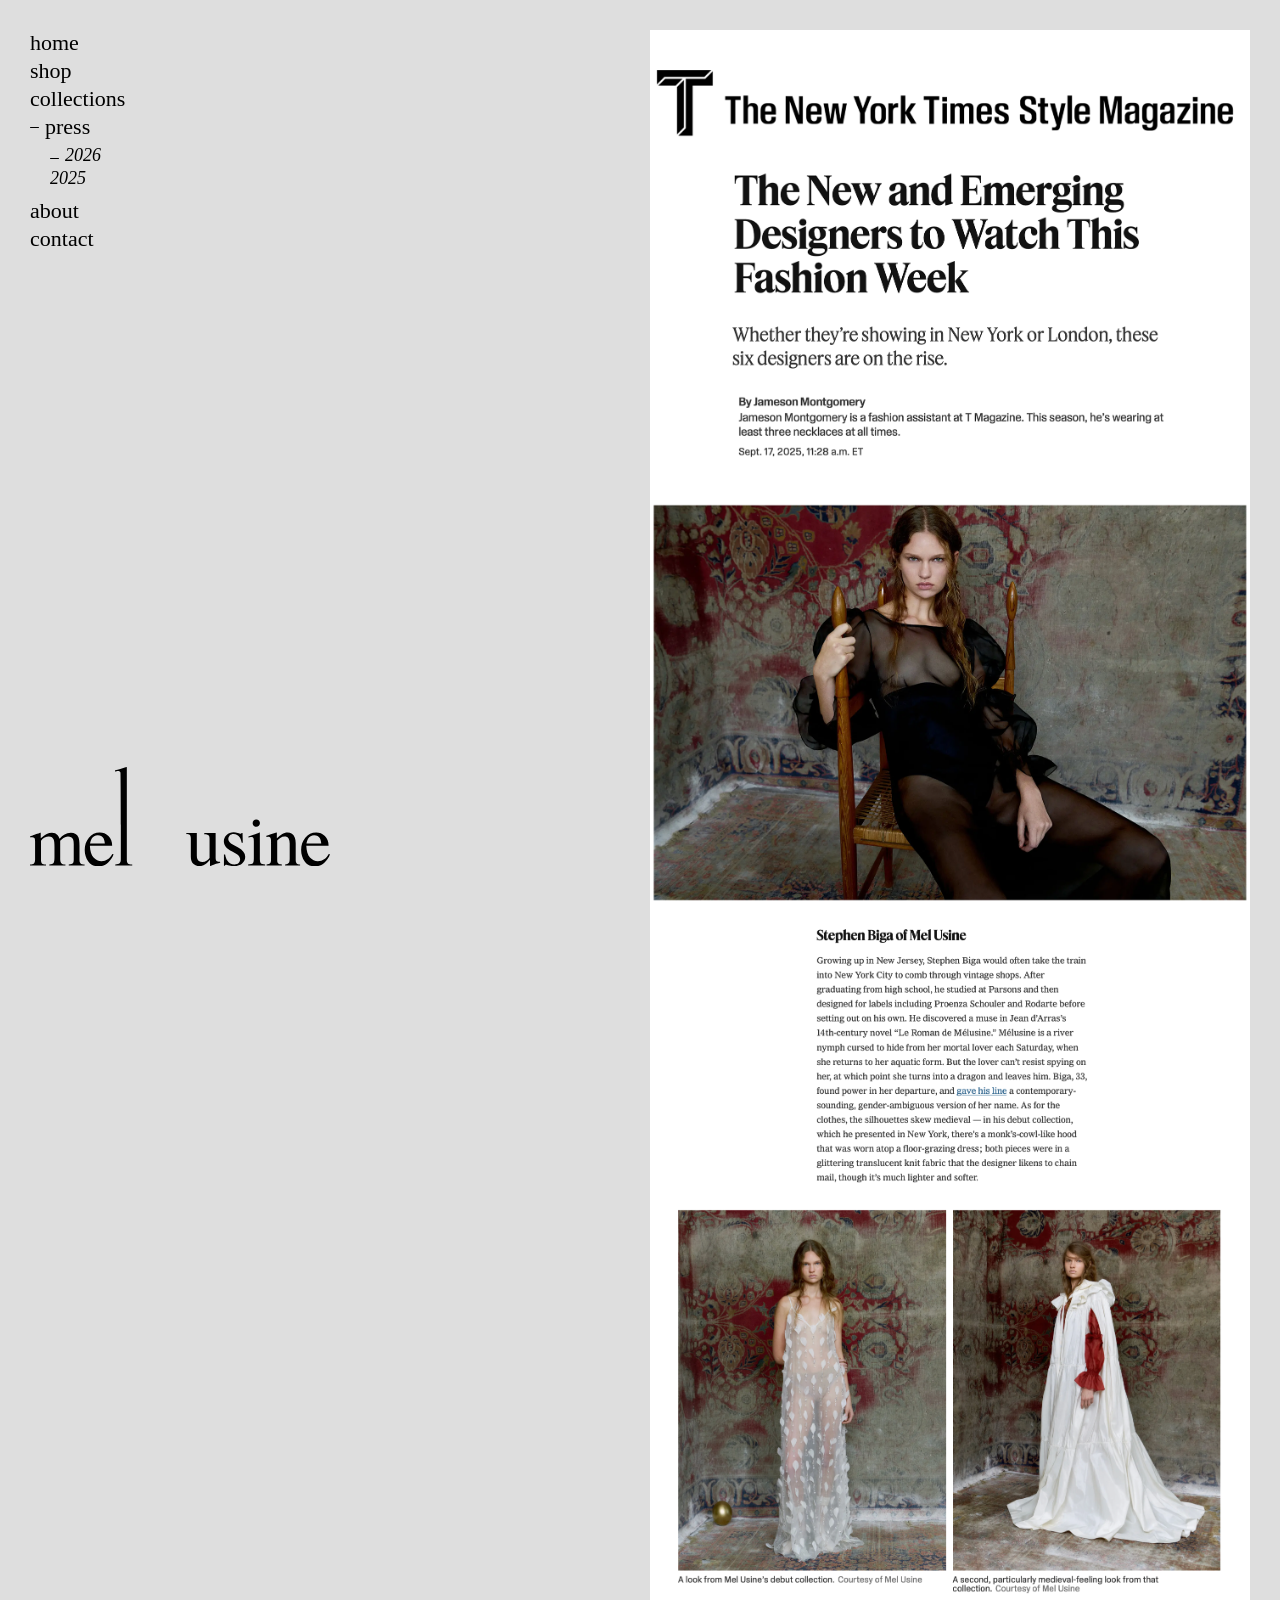
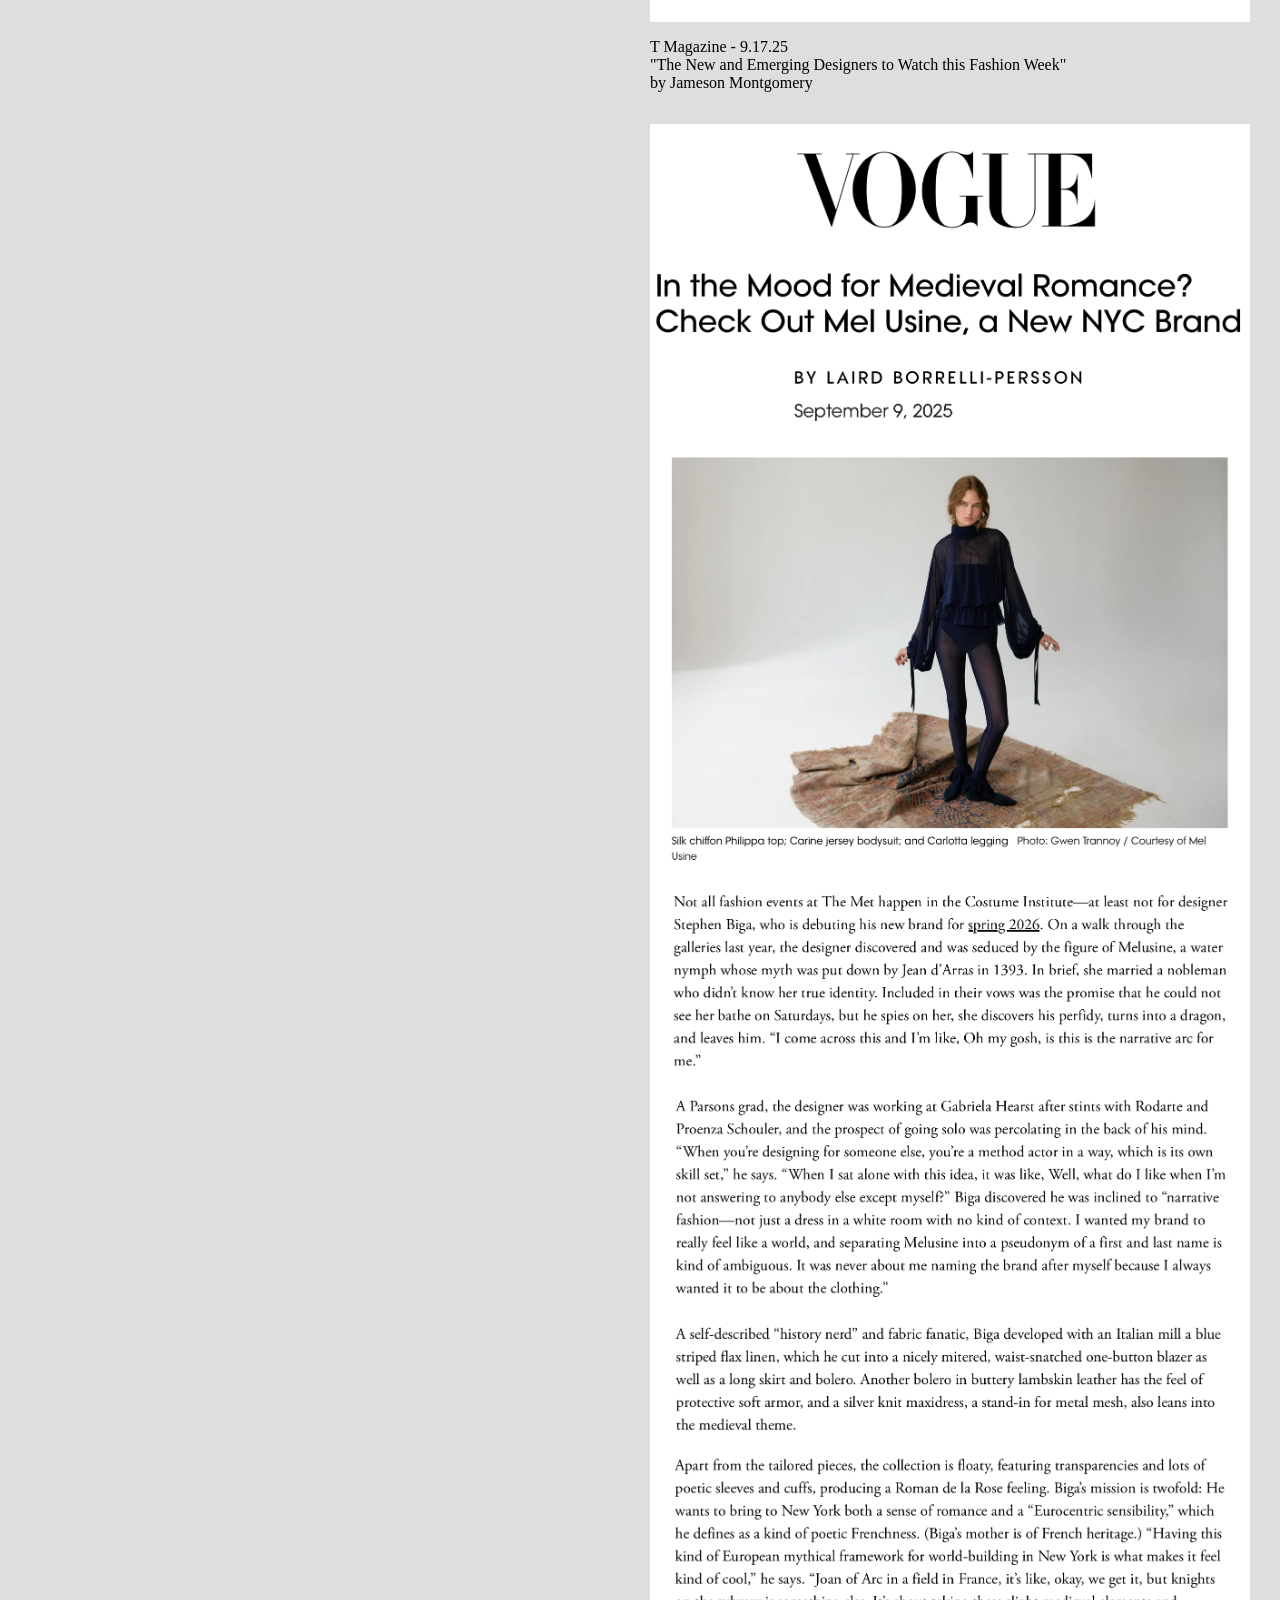
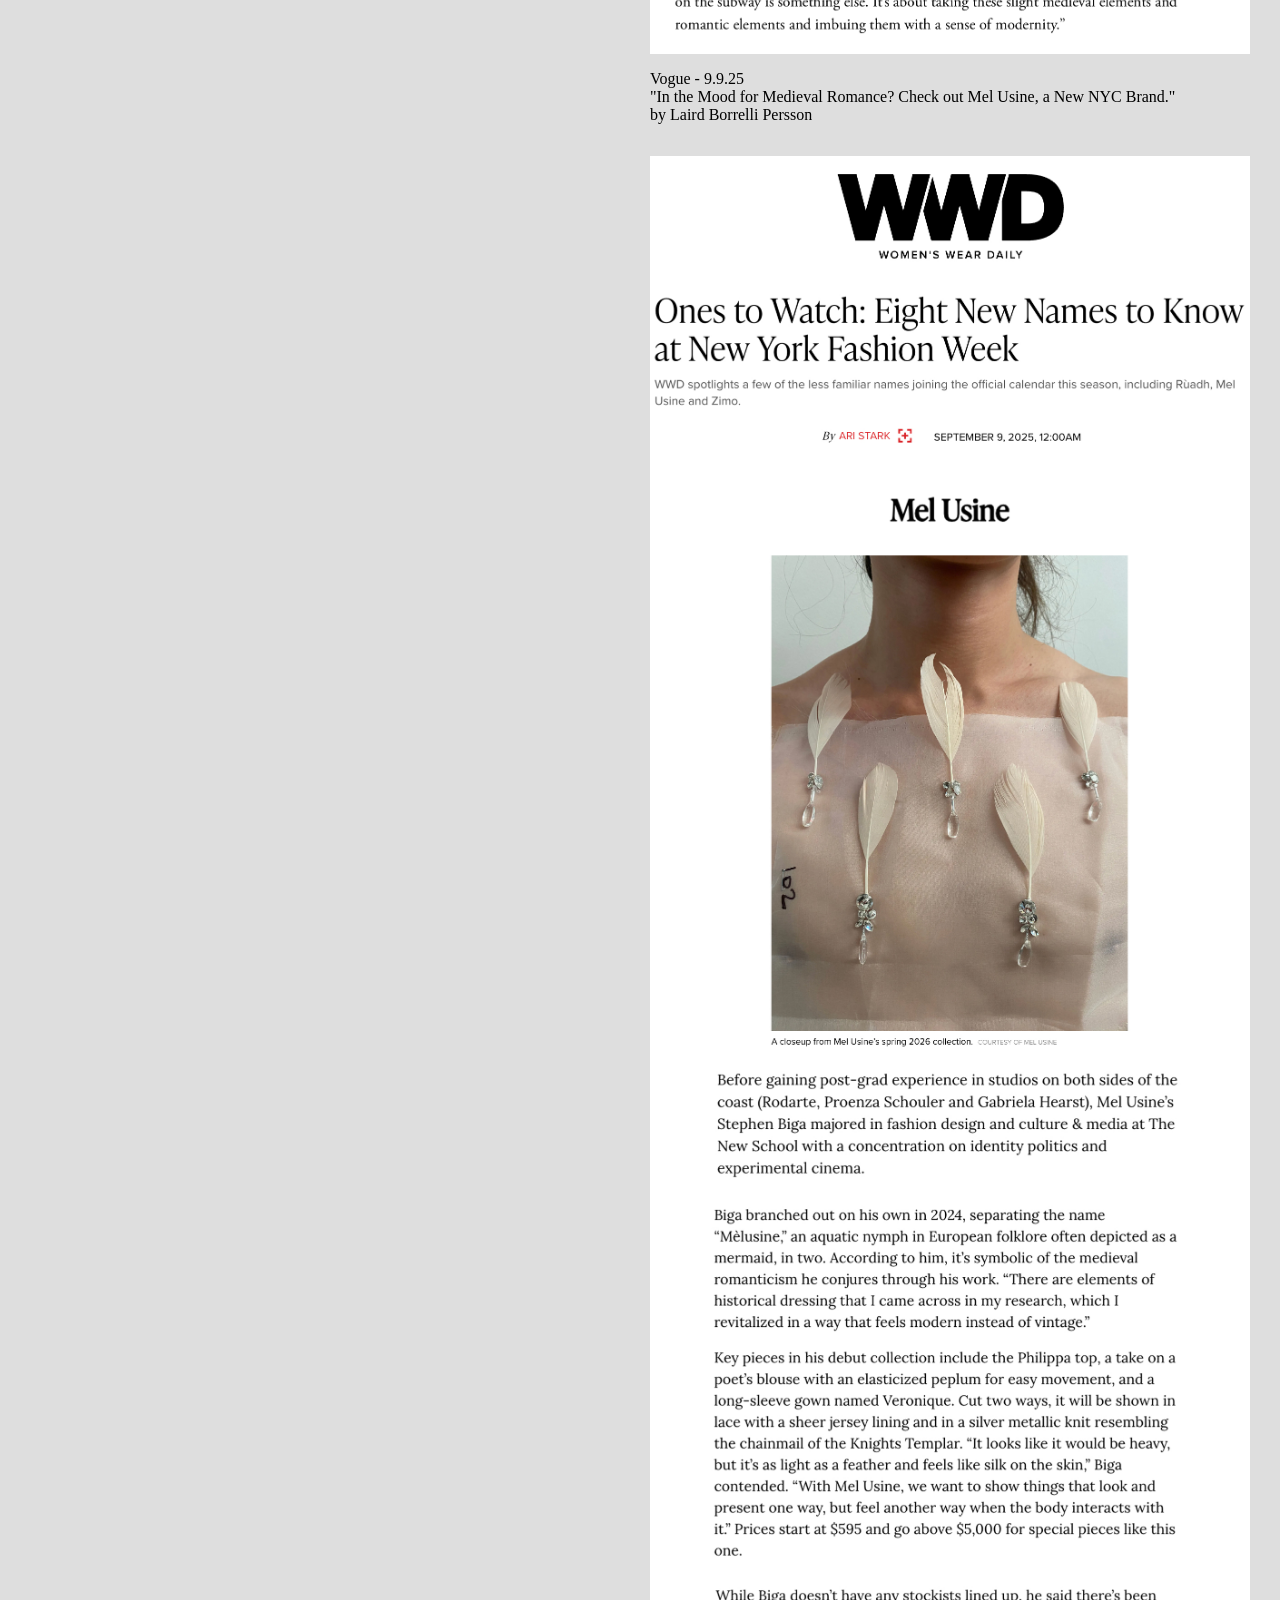
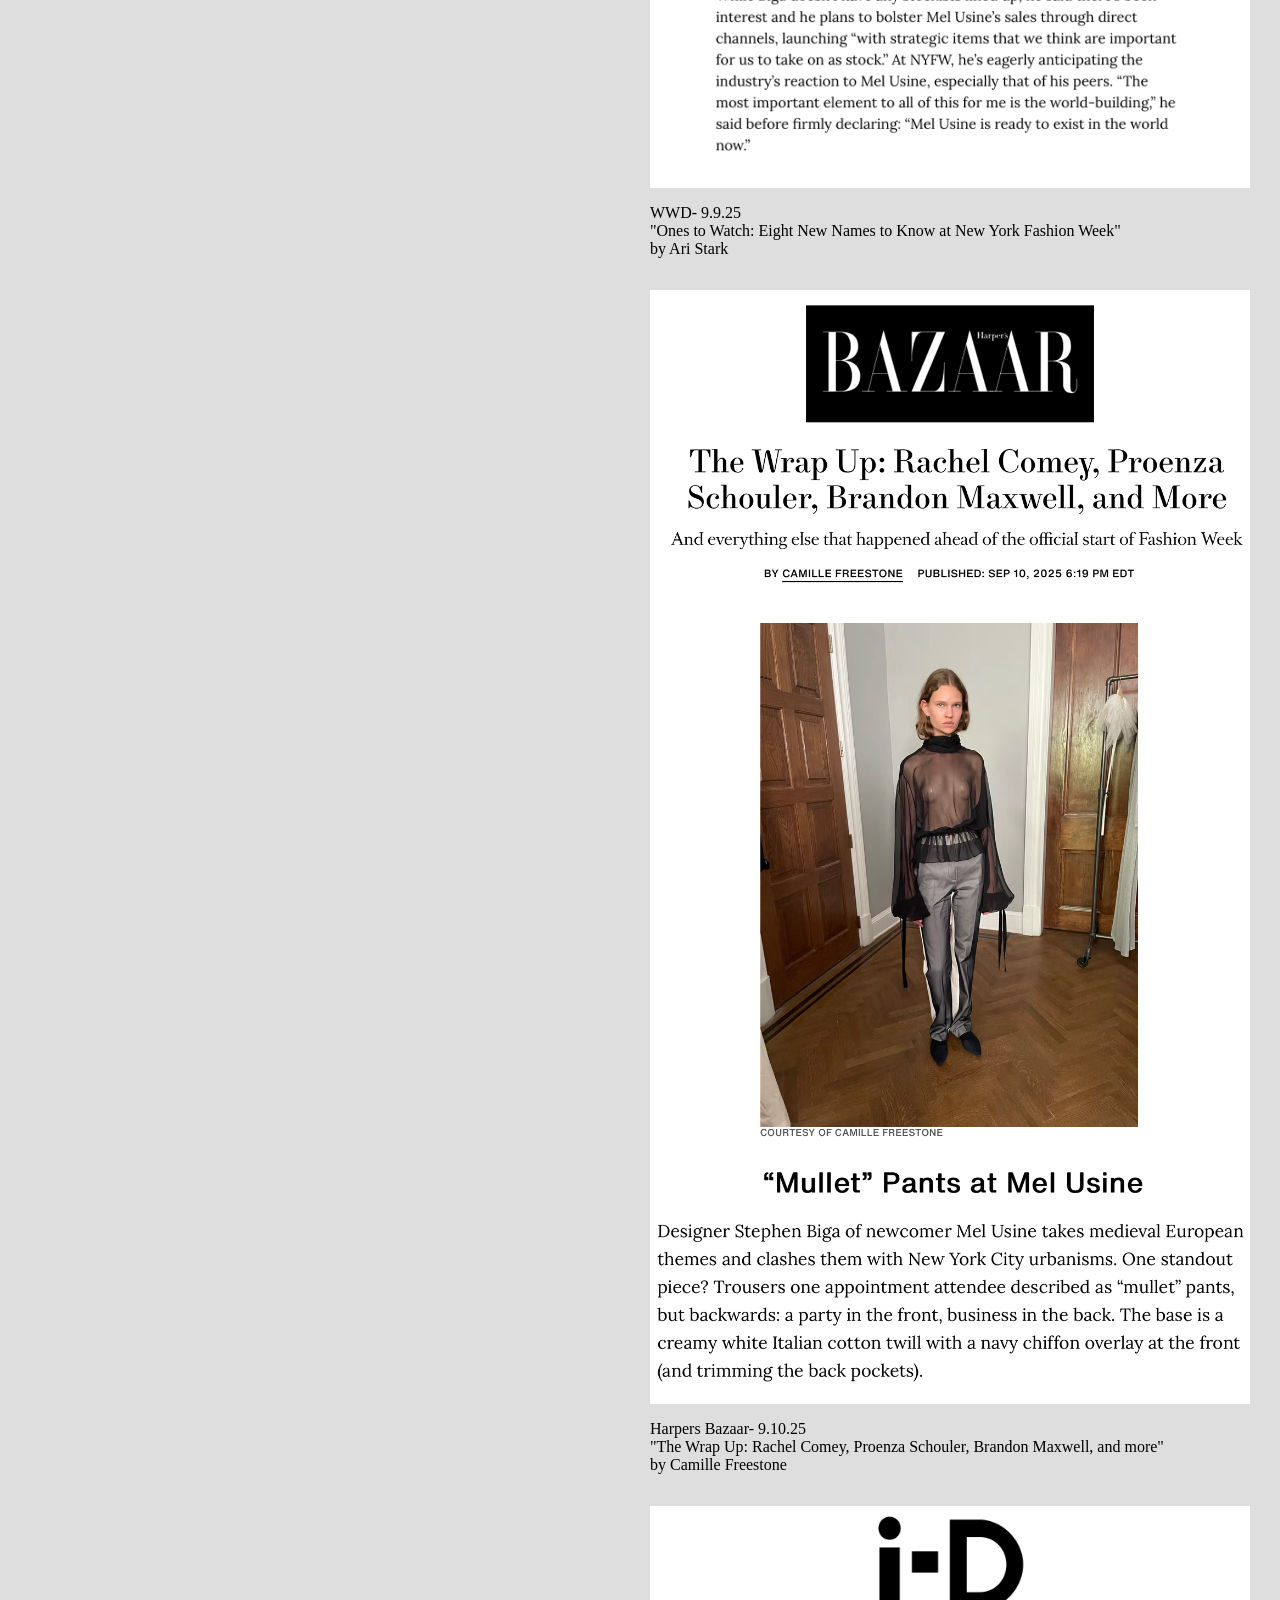
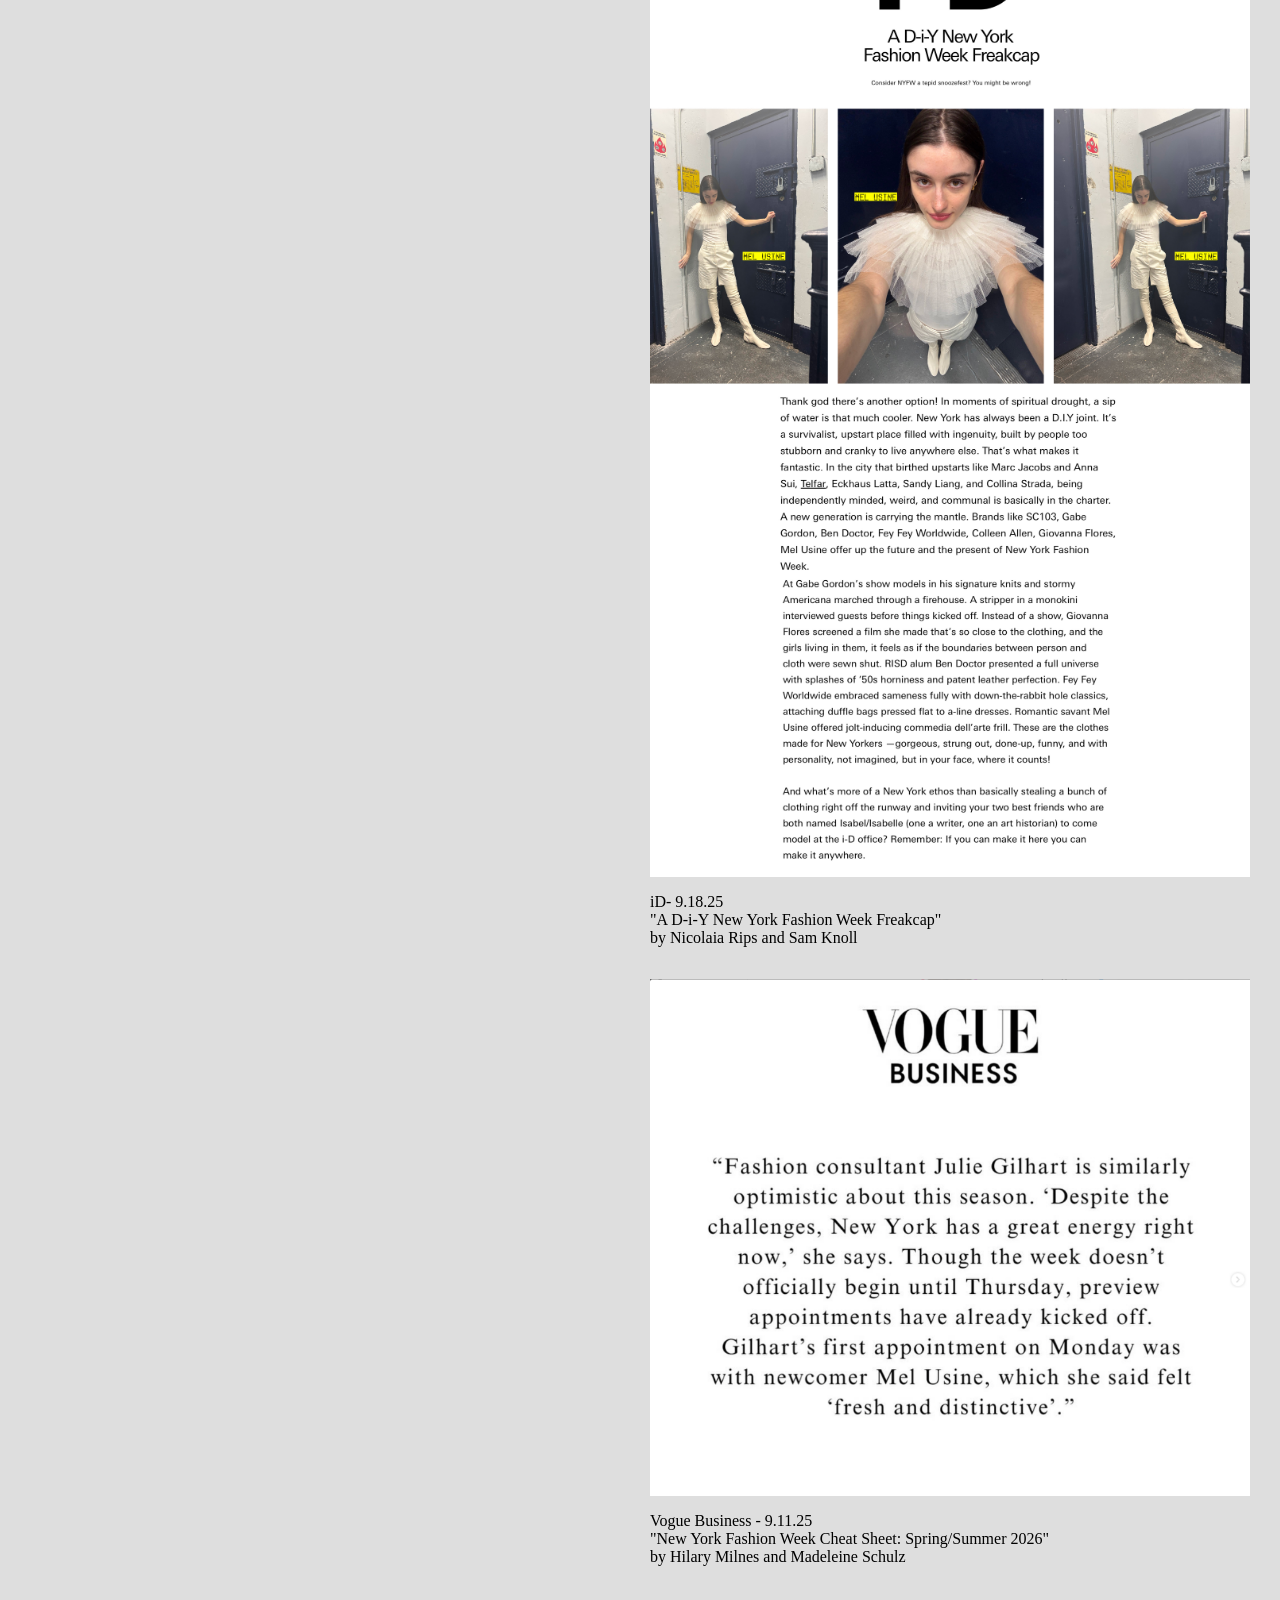
<file: press.html>
<!DOCTYPE html>
<html lang="en">

<head>
  <meta charset="UTF-8" />
  <meta name="viewport" content="width=device-width, initial-scale=1.0" />
  <title>Press | Mel Usine</title>
  <link rel="short icon" href="public/favicon.ico" />
  <link rel="stylesheet" href="style.css" />
</head>

<body class="black">
  <main class="about press">
    <header>
      <h1 style="display:none;">mel usine</h1>
      <nav>
        <ul>
          <li>
            <a href="/" title="go to home page">home</a>
          </li>
          <li>
            <a href="https://shop.mel-usine.com/" title="go to shop page" target="_blank"
              rel="noopener noreferrer">shop</a>
          </li>
          <li>
            <a href="/collections/spring-summer-2027" title="go to collections page">collections</a>
          </li>
          <li>
            <a href="/press/2026" class="active" title="go to press page">press</a>
            <ul class="subnav">
              <li><a href="/press/2026" class="active">2026</a></li>
              <li><a href="/press/2025">2025</a></li>
            </ul>
          </li>
          <li>
            <a href="/about" title="go to about page">about</a>
          </li>
          <li>
            <a href="/contact" title="go to contact page">contact</a>
          </li>
        </ul>
      </nav>
    </header>

    <article class="grid">
      <div></div>
      <div class="coming-soon">
        <div>
          <a href="https://www.nytimes.com/2025/09/17/t-magazine/new-designers-london-new-york-fashion-week.html"
            target=_blank rel="noopener noreferrer">
            <img src="public/press/tmag.png" alt="" />
          </a>
          <p>
            T Magazine - 9.17.25<br />
            "The New and Emerging Designers to Watch this Fashion Week"<br />
            by Jameson Montgomery
          </p>
        </div>

        <div class="pad-top">
          <a href="https://www.vogue.com/article/in-the-mood-for-medieval-romance-check-out-mel-usine-a-new-nyc-brand"
            target=_blank rel="noopener noreferrer">
            <img src="public/press/vogue.png" alt="" />
          </a>
          <p>
            Vogue - 9.9.25<br />
            "In the Mood for Medieval Romance? Check out Mel Usine, a New NYC Brand."<br />
            by Laird Borrelli Persson
          </p>

        </div>

        <div class="pad-top">
          <a href="https://wwd.com/fashion-news/fashion-features/new-york-fashion-week-ones-to-watch-spring-2026-1238110703/"
            target=_blank rel="noopener noreferrer">
            <img src="public/press/wwd.jpg" alt="" />
          </a>
          <p>
            WWD- 9.9.25<br />
            "Ones to Watch: Eight New Names to Know at New York Fashion Week"<br />
            by Ari Stark
          </p>
        </div>

        <div class="pad-top">
          <a href="https://www.harpersbazaar.com/fashion/a66036793/pre-fashion-week-wrap-up/" target=_blank
            rel="noopener noreferrer">
            <img src="public/press/harpersBazaar.png" alt="" />
          </a>
          <p>
            Harpers Bazaar- 9.10.25<br />
            "The Wrap Up: Rachel Comey, Proenza Schouler, Brandon Maxwell, and more"<br />
            by Camille Freestone
          </p>

        </div>

        <div class="pad-top">
          <a href="https://i-d.co/article/a-d-i-y-new-york-fashion-week-freakcap/" target=_blank
            rel="noopener noreferrer">
            <img src="public/press/i-d.jpg" alt="" />
          </a>
          <p>
            iD- 9.18.25<br />
            "A D-i-Y New York Fashion Week Freakcap"<br />
            by Nicolaia Rips and Sam Knoll
          </p>
        </div>

        <div class="pad-top">
          <a href="https://www.voguebusiness.com/story/fashion/new-york-fashion-week-cheat-sheet-spring-summer-2026"
            target=_blank rel="noopener noreferrer">
            <img src="public/press/voguebiz.png" alt="" />
          </a>
          <p>
            Vogue Business - 9.11.25<br />
            "New York Fashion Week Cheat Sheet: Spring/Summer 2026"<br />
            by Hilary Milnes and Madeleine Schulz
          </p>
        </div>
      </div>
    </article>
  </main>

  <footer>
    <div class="footer-locked">
      <?xml version="1.0" encoding="UTF-8"?>
      <svg id="Layer_1" data-name="Layer 1" xmlns="http://www.w3.org/2000/svg" viewBox="0 0 1180.61792 391.07813">
        <path
          d="M0,384.17466c7.18132-.64318,11.96657-1.84035,14.36092-3.59152,3.68242-2.66877,5.52448-8.00802,5.52448-16.01775v-71.39466c0-6.81084-.89702-11.27537-2.69278-13.39357s-4.76468-3.17645-8.90675-3.17645c-1.93297,0-3.38398.09262-4.34961.27614-.96734.18524-2.09591.50597-3.38398.96563v-4.83328l9.9427-3.31366c3.5898-1.19546,9.48133-3.35997,17.67629-6.49011,8.19154-3.12843,12.51885-4.69607,12.98022-4.69607.45966,0,.7358.23154.82842.6912.0909.46137.13893,1.3361.13893,2.62417v18.64192c9.11257-8.28587,16.98509-14.01617,23.61241-17.19262,6.62904-3.17645,13.4416-4.76468,20.43768-4.76468,9.48133,0,17.0314,3.22447,22.6485,9.66656,2.94491,3.50061,5.38556,8.24128,7.31853,14.2237,6.81084-6.90346,12.74868-12.01288,17.8135-15.32826,8.74553-5.70629,17.67629-8.56201,26.79058-8.56201,14.82058,0,24.71697,6.03217,29.68917,18.09136,2.85229,6.81427,4.281,17.58539,4.281,32.31335v57.30817c0,6.53814,1.4493,10.97865,4.34961,13.32497,2.90031,2.34803,8.12293,3.89167,15.673,4.62746v3.5898h-62.27866v-3.86594c8.00973-.7358,13.27866-2.34803,15.81193-4.83328,2.52984-2.48696,3.79733-7.54836,3.79733-15.19105v-59.51728c0-8.92905-.96734-15.51178-2.90031-19.74819-3.40799-7.54664-10.08163-11.32339-20.02433-11.32339-5.98414,0-11.92198,1.98099-17.8135,5.93783-3.40628,2.30344-7.59467,5.98586-12.56687,11.04897v70.70174c0,7.45745,1.31209,13.11915,3.93626,16.9868,2.62417,3.86594,8.16924,5.93783,16.64035,6.21397v3.5898h-63.38493v-3.5898c8.74553-1.10455,14.31461-3.22276,16.70895-6.3529,2.39434-3.12843,3.59152-10.86202,3.59152-23.19906v-38.58907c0-14.14824-.92103-23.88512-2.76138-29.21408-3.03924-9.02167-9.48304-13.53422-19.33312-13.53422-5.6171,0-11.14159,1.54363-16.57174,4.62746-5.43358,3.08555-10.21884,7.11099-14.36092,12.08149v75.53674c0,6.9978,1.21775,11.83108,3.65841,14.49984,2.43894,2.6722,7.75589,4.05289,15.95086,4.14379v3.5898H0v-3.5898Z" />
        <path
          d="M308.64221,271.69711c9.75575,8.97707,14.63705,21.70517,14.63705,38.18258h-87.68855c.91932,21.3124,5.7526,36.83619,14.49984,46.57307,8.74553,9.73517,19.10158,14.60275,31.06987,14.60275,9.66656,0,17.81522-2.52469,24.44254-7.57751,6.62904-5.0511,12.75039-12.21698,18.3675-21.49592l4.83328,1.65512c-3.77675,11.71273-10.84144,22.54559-21.19749,32.50373-10.35777,9.95985-23.03955,14.93721-38.04537,14.93721-17.30925,0-30.68053-6.53471-40.11555-19.60926-9.43673-13.07113-14.15338-28.12325-14.15338-45.15465,0-18.50471,5.47475-34.47615,16.43281-47.91946,10.95464-13.43988,25.22294-20.16154,42.80833-20.16154,12.98022,0,24.34993,4.48854,34.10911,13.4639ZM242.4959,282.26241c-2.94834,4.97049-5.06483,11.23249-6.3529,18.78085h58.27551c-1.01537-9.20519-2.7631-16.06406-5.24835-20.5766-4.51083-8.10063-12.06091-12.15181-22.64679-12.15181-10.49498,0-18.50471,4.64976-24.02748,13.94757Z" />
        <path
          d="M335.43794,383.89853c8.56029-.82842,14.36092-2.55557,17.39844-5.17974,3.03924-2.62246,4.55714-7.75417,4.55714-15.39686v-134.91509c0-6.07676-.50597-204.14781-1.5179-206.44953-1.84378-3.86765-5.57251-5.80062-11.18618-5.80062-1.28979,0-2.69278.13893-4.2124.41507-1.5179.27614-3.43029.68949-5.7303,1.24177v-4.55714c12.42795-3.31366,27.38745-7.73188,44.88022-13.25636.64318,0,1.03595.27614,1.17316.82842.13893.55228.20753,1.74945.20753,3.59152v359.45427c0,8.00973,1.38069,13.18776,4.14208,15.53579,2.7631,2.34803,8.46939,3.84536,17.12402,4.48854v3.86594h-66.8358v-3.86594Z" />
        <path
          d="M656.53452,259.89176v88.37804c0,6.262.87301,11.2788,2.62417,15.05212,3.40456,6.9978,9.66485,10.49498,18.77913,10.49498,6.26028,0,12.38164-2.0719,18.3675-6.21397,3.40456-2.30001,6.85715-5.47646,10.35605-9.52764v-75.67567c0-7.08698-1.38069-11.73674-4.14208-13.94757-2.7631-2.20911-8.28587-3.54178-16.57174-4.00315v-4.55714h44.60408v97.21618c0,6.262,1.12685,10.56358,3.38398,12.91162,2.2537,2.34803,7.01838,3.38398,14.29231,3.10784v3.86594c-5.06483,1.38069-8.79355,2.41664-11.18618,3.10784-2.39434.68949-6.39921,1.95698-12.0146,3.79733-2.39434.82842-7.64269,2.80941-15.74161,5.93783-.46137,0-.73751-.20753-.82842-.6226-.09262-.41335-.13893-.89702-.13893-1.4493v-22.23344c-6.26028,7.45745-11.96829,12.98194-17.1223,16.57174-7.82621,5.52277-16.11208,8.28587-24.85761,8.28587-8.00973,0-15.55809-2.85743-22.64679-8.5723-7.18132-5.62396-10.77112-15.0727-10.77112-28.34622v-71.75999c0-7.30824-1.56593-12.1964-4.69435-14.6645-2.0273-1.55049-6.3529-2.64647-12.98194-3.28793v-3.86594h41.29042Z" />
        <path
          d="M763.2852,344.26493h4.55714c2.11134,10.49498,4.9602,18.55273,8.54143,24.16641,6.42837,10.31146,15.8428,15.46719,28.24331,15.46719,6.88631,0,12.32847-1.91067,16.32476-5.73202,3.99629-3.81791,5.99443-8.76783,5.99443-14.84459,0-3.86594-1.15258-7.59467-3.45259-11.18447-2.30344-3.59152-6.3529-7.0887-12.15009-10.49498l-15.46204-8.83815c-11.32168-6.07676-19.65386-12.19812-24.99654-18.3675-5.34268-6.16595-8.01488-13.43988-8.01488-21.81837,0-10.30974,3.68242-18.78085,11.04725-25.40817,7.36484-6.62904,16.61633-9.9427,27.75792-9.9427,4.87787,0,10.23942.92103,16.08635,2.76138,5.84522,1.84207,9.13658,2.76138,9.87409,2.76138,1.65683,0,2.85229-.22811,3.59152-.68949.7358-.45966,1.38069-1.19546,1.93297-2.20911h3.31366l.96734,38.52732h-4.281c-1.84378-8.92905-4.32903-15.88054-7.45745-20.85274-5.70972-9.20347-13.94757-13.80864-24.71868-13.80864-6.44552,0-11.50863,1.98099-15.18933,5.93783-3.68413,3.96027-5.52448,8.61003-5.52448,13.94757,0,8.47111,6.3529,16.01775,19.05699,22.64679l18.22857,9.80549c19.60926,10.68021,29.41304,23.10816,29.41304,37.28384,0,10.86373-4.06661,19.74819-12.20155,26.65165-8.13494,6.90518-18.77227,10.35777-31.912,10.35777-5.51591,0-11.76419-.92103-18.74826-2.7631-6.98407-1.84035-11.12101-2.76138-12.40737-2.76138-1.10455,0-2.06847.39277-2.89517,1.17487-.82842.78211-1.4716,1.72544-1.92954,2.82999h-3.5898v-44.60408Z" />
        <path
          d="M858.43806,383.89853c9.84837-.91932,16.06406-2.60016,18.64192-5.04081,2.57615-2.43894,3.86594-9.04568,3.86594-19.8168v-65.87018c0-5.98243-.41335-10.12622-1.24177-12.42795-1.38241-3.77332-4.281-5.6617-8.70093-5.6617-1.01365,0-2.00158.09262-2.96892.27614-.96563.18524-3.75102.92103-8.35448,2.20911v-4.281l5.93783-1.93297c16.11037-5.24663,27.34286-9.20519,33.69576-11.87567,2.57615-1.10455,4.23298-1.65683,4.97049-1.65683.18352.64489.27614,1.3361.27614,2.0719v99.14915c0,10.49498,1.26406,17.07771,3.79733,19.74819,2.53156,2.67048,8.26186,4.37362,17.19262,5.10942v3.86594h-67.11194v-3.86594ZM880.39364,210.79324c2.62657-2.70161,5.83659-4.11992,9.63016-4.25194,4.01135-.1396,8.02235,1.43047,10.84209,4.28695,2.65872,2.69336,4.02778,5.95583,4.10569,9.78592.07986,3.9263-1.50878,7.81502-4.31863,10.55854-2.78767,2.72186-6.13503,4.08195-10.04046,4.08195-4.60296,0-8.37339-1.80235-11.31132-5.40959-1.72129-2.11343-2.77636-4.75718-2.99261-7.47428-.36177-4.54539.99994-8.40615,4.08509-11.57754Z" />
        <path
          d="M930.94071,383.89853c6.53642-.82842,11.11586-2.46295,13.74003-4.9036,2.62417-2.43722,3.93626-7.89139,3.93626-16.36249v-70.15118c0-5.8435-.55228-9.95471-1.65683-12.33018-1.75116-3.47146-5.34096-5.20718-10.77112-5.20718-.83013,0-1.68084.04631-2.55557.13721-.87644.09262-1.95698.23154-3.24506.41507v-4.83328c3.77332-1.10455,12.70409-3.95856,26.79058-8.56201l12.98022-4.281c.64318,0,1.03595.22983,1.17316.68949.13893.46309.20753,1.10627.20753,1.93468v20.29875c8.45395-7.91711,15.06927-13.34727,19.84767-16.29389,7.16931-4.51083,14.61133-6.76797,22.3312-6.76797,6.24828,0,11.94428,1.79576,17.09143,5.38556,9.92212,6.9978,14.88575,19.47205,14.88575,37.42448v64.48777c0,6.62904,1.32238,11.41601,3.97228,14.36263s7.07841,4.46624,13.28895,4.55714v3.86594h-58.965v-3.86594c6.71823-.91932,11.4143-2.78368,14.08478-5.59309,2.66877-2.80769,4.00487-8.90675,4.00487-18.29718v-58.965c0-7.91711-1.46473-14.47583-4.39592-19.67958-2.92947-5.19861-8.33046-7.8022-16.20127-7.8022-5.40271,0-10.89461,1.84378-16.47912,5.52448-3.11299,2.11821-7.14187,5.6171-12.08492,10.49498v77.33078c0,6.62904,1.4716,11.07127,4.41993,13.32668,2.94491,2.25713,7.59467,3.4766,13.94585,3.66012v3.86594h-60.34569v-3.86594Z" />
        <path
          d="M1160.45638,271.69711c9.75575,8.97707,14.63705,21.70517,14.63705,38.18258h-87.68855c.91932,21.3124,5.7526,36.83619,14.49984,46.57307,8.74553,9.73517,19.10158,14.60275,31.06987,14.60275,9.66656,0,17.81522-2.52469,24.44254-7.57751,6.62904-5.0511,12.75039-12.21698,18.3675-21.49592l4.83328,1.65512c-3.77675,11.71273-10.84144,22.54559-21.19749,32.50373-10.35777,9.95985-23.03955,14.93721-38.04537,14.93721-17.30925,0-30.68053-6.53471-40.11555-19.60926-9.43673-13.07113-14.15338-28.12325-14.15338-45.15465,0-18.50471,5.47475-34.47615,16.43281-47.91946,10.95464-13.43988,25.22294-20.16154,42.80833-20.16154,12.98022,0,24.34993,4.48854,34.10911,13.4639ZM1094.31007,282.26241c-2.94834,4.97049-5.06483,11.23249-6.3529,18.78085h58.27551c-1.01537-9.20519-2.7631-16.06406-5.24835-20.5766-4.51083-8.10063-12.06091-12.15181-22.64679-12.15181-10.49498,0-18.50471,4.64976-24.02748,13.94757Z" />
      </svg>
    </div>
  </footer>

</body>

</html>
</file>
<file: style.css>
.home {
  background-color: #a8a7a4;
  background-image: url('public/spring-summer-2027/16.jpg');
  background-position: bottom 40% right 20%;
  background-repeat: no-repeat;
  background-size: contain;
  height: 100vh;
  width: 100vw;
  opacity: 0;
  transition: opacity 2s ease-in;
  z-index: -1;
}

.black {
  background-color: #DEDEDE;
}

/* When image is fully loaded */
body.bg-loaded .home {
  opacity: 1;
}

/* Hidden preloader image */
img.preload {
  display: none;
}

body {
  margin: 0;
}

.about,
.contact {
  position: relative;
  padding-bottom: 150px;
}

svg {
  fill: white;
  max-width: 800px;
}

.mel {
  position: absolute;
  left: 0px;
  width: 100px;
  display: block;
  bottom: 50%
}

.usine {
  position: absolute;
  right: 0px;
  width: 141px;
  display: block;
  bottom: 50%
}

* {
  font-family: 'Times New Roman', Times, serif;
  box-sizing: border-box;
}

.footer {
  align-items: center;
  display: flex;
  justify-content: space-between;
  position: fixed;
  width: 80%;
  margin: 0 auto;

  position: fixed;
  bottom: 10px;
  left: 10px;
}

.pad {
  padding: 10px;
}

nav {
  position: fixed;
  left: 10px;
  top: 10px;
  font-size: 22px;
}

ul {
  margin: 0;
  padding: 0;
  list-style: none;
}

li {
  padding-bottom: 2px;
}

a {
  color: black;
  text-decoration: none;
  transition: 0.5s all;
}

a:hover {
  padding-left: 10px;
}

.active:hover {
  padding-left: 0;
}

.images:hover {
  padding-left: 0;
}

.footer svg * {
  fill: black;
}

.inline {
  display: flex;
  gap: 2px;
  align-items: center;
  justify-content: space-between;
  width: 250px;
}

.contact-info {
  align-self: center;
}

.contact-photo {
  margin-top: 2.5rem;
}

.contact-info p {
  font-weight: bold;
  margin: 1px 0;
}

.grid {
  padding: 300px 10px 10px;
}

.tall {
  height: 100vh;
}

.footer-locked svg {
  width: 100%;
  height: auto;
  fill: black;
}

.footer-locked {
  position: fixed;
  bottom: 10px;
  left: 10px;
}

figure {
  margin: 0;
}

figcaption {
  font-size: 12px;
  margin-top: 0.5rem;
  text-align: right;
}

img {
  display: block;
  width: 100%;
  height: auto;
}

.margin-bottom {
  margin-bottom: 2rem;
}

.active {
  position: relative;
  padding-left: 15px;
}

.active:before {
  content: "";
  display: block;
  position: absolute;
  left: 0px;
  top: 13px;
  width: 9px;
  height: 1px;
  background-color: #000000;
  border-radius: 1px;
}

.italic {
  font-style: italic;
}

.coming-soon figure {
  margin-bottom: 2rem;
}

.coming-soon h1,
.coming-soon h2 {
  font-weight: 200;
  margin: 0;
}

.subnav {
  display: block;
  font-size: 18px;
  font-style: italic;
  margin: 5px 20px 5px;
}

.pad-top {
  padding-top: 1rem;
}

.images {
  display: grid;
  grid-gap: 0.5rem;
}

@media (min-width: 860px) {
  .home {
    background-position: bottom 40% right;
  }

  .inline {
    width: auto;
  }

  .mel {
    left: 10px;
    width: 230px;
  }

  .usine {
    right: 10px;
    width: 327px;
  }

  .footer {
    /* width: 20%; */
    width: 400px;
    left: 0;
    right: 0;
  }

  .footer svg {
    fill: white;
  }

  .contact-info {
    left: 30px;
    width: 400px;
  }

  nav {
    left: 30px;
    top: 30px;
  }

  article.grid {
    padding: 30px;
  }

  .grid {
    display: grid;
    grid-template-columns: 1fr 1fr;
    gap: 20px;
    width: 100%;
    padding: 150px 10px 10px;
  }

  .footer-locked {
    bottom: 30px;
    left: 30px;
  }

  .pad {
    padding: 30px;
  }

  .contact-photo {
    margin-top: 0;
  }
}
</file>
